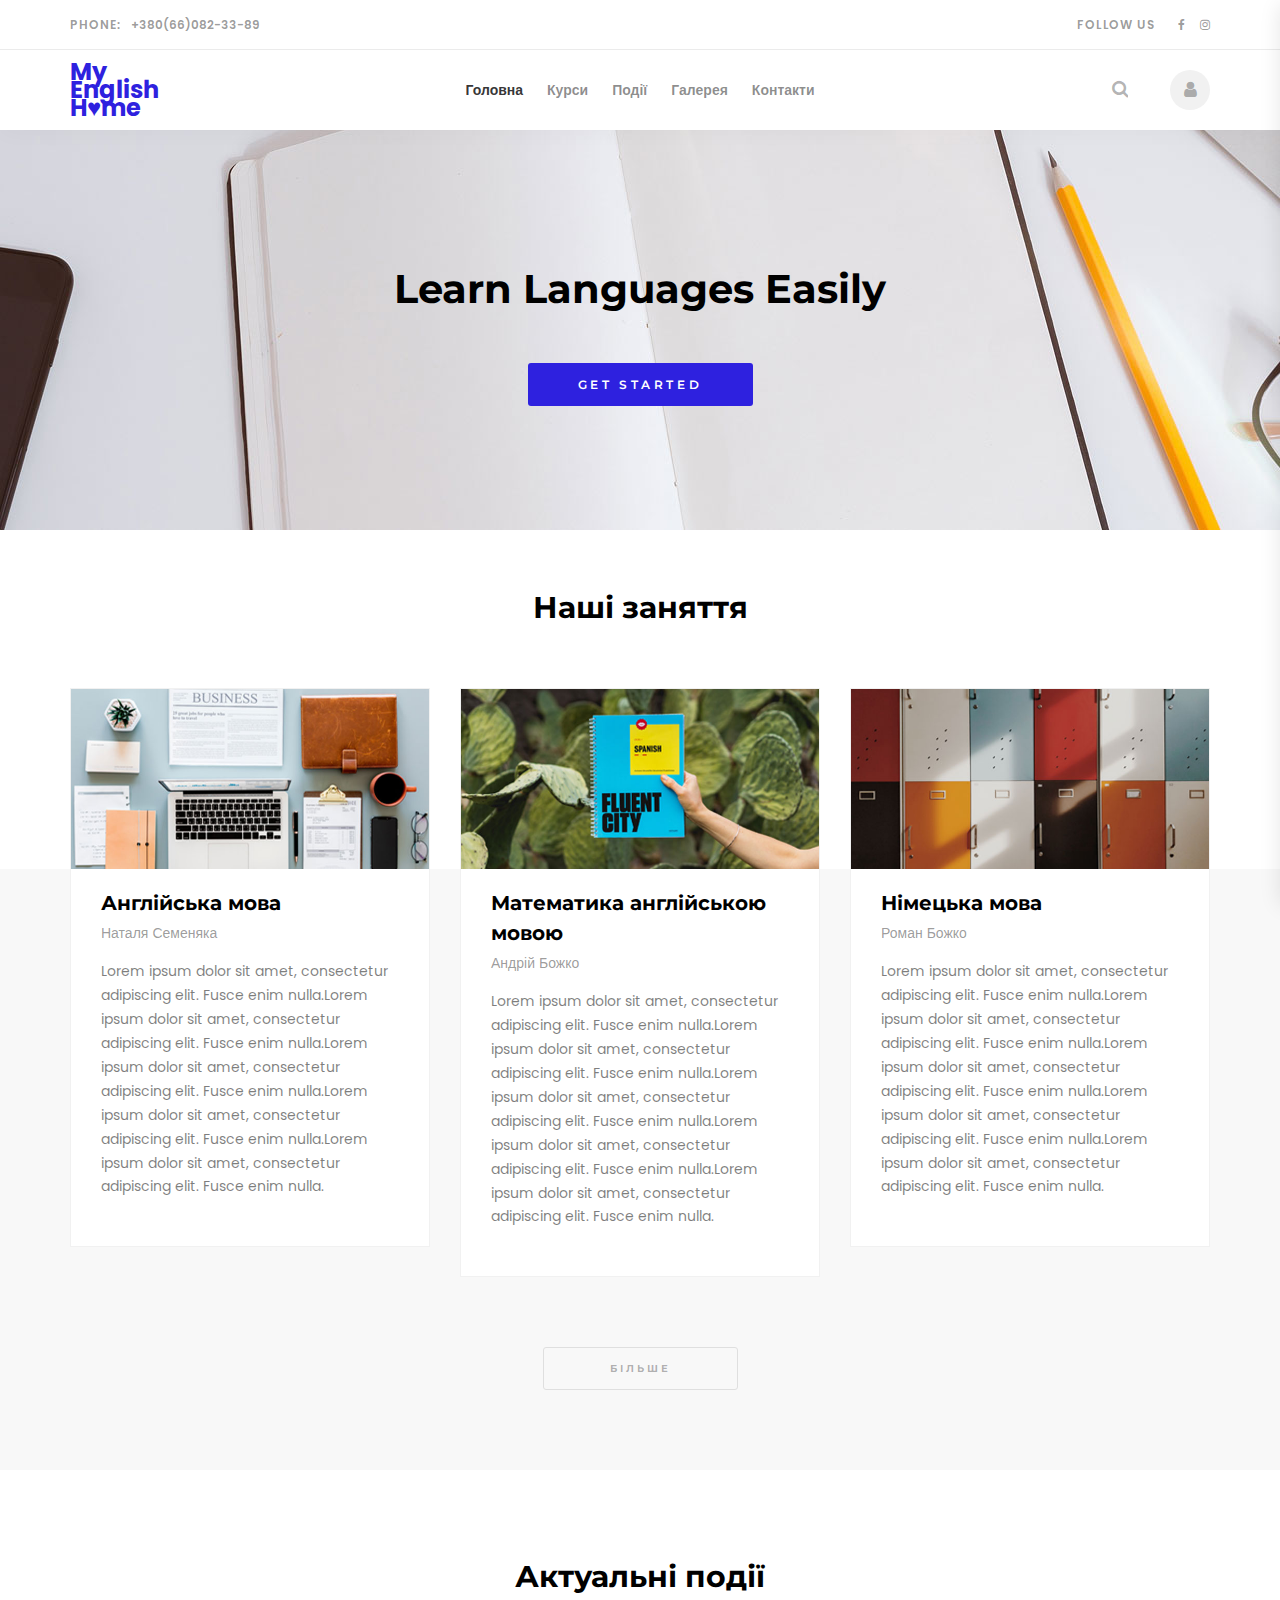
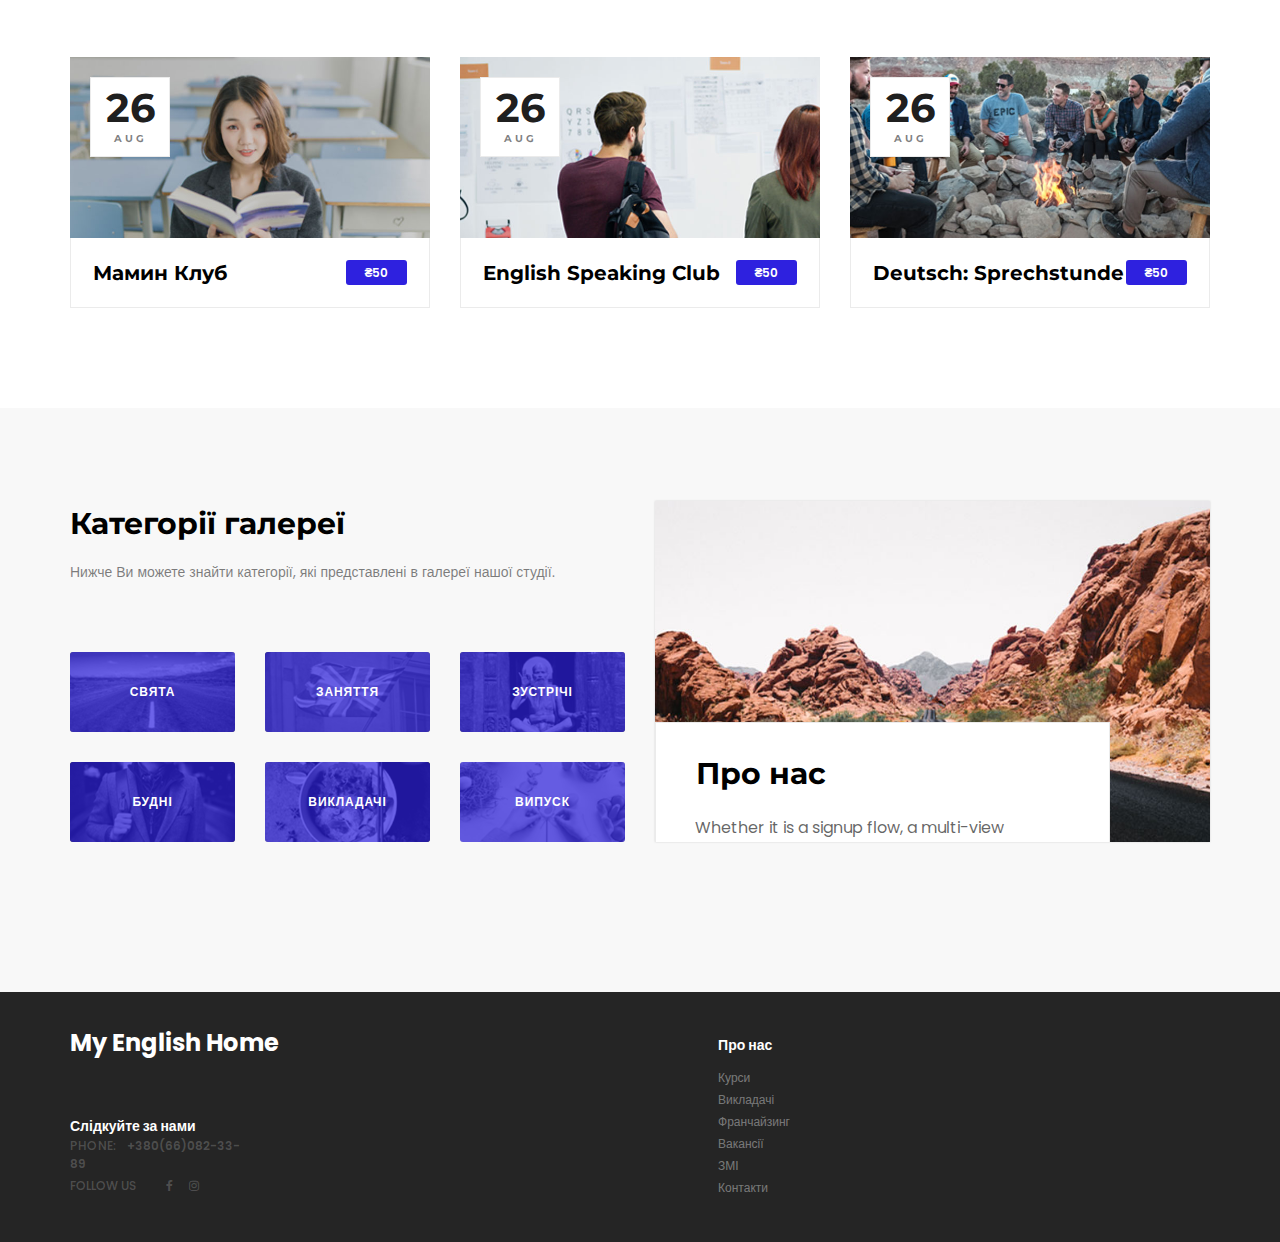
<file: index.html>
<!DOCTYPE html>
<html lang="en">
<head>
<title>My English Home</title>
<meta charset="utf-8">
<meta http-equiv="X-UA-Compatible" content="IE=edge">
<meta name="description" content="My English home language educational center">
<meta name="viewport" content="width=device-width, initial-scale=1">
<link rel="stylesheet" type="text/css" href="styles/bootstrap4/bootstrap.min.css">
<link href="plugins/font-awesome-4.7.0/css/font-awesome.min.css" rel="stylesheet" type="text/css">
<link rel="stylesheet" type="text/css" href="plugins/OwlCarousel2-2.2.1/owl.carousel.css">
<link rel="stylesheet" type="text/css" href="plugins/OwlCarousel2-2.2.1/owl.theme.default.css">
<link rel="stylesheet" type="text/css" href="plugins/OwlCarousel2-2.2.1/animate.css">
<link rel="stylesheet" type="text/css" href="styles/main_styles.css">
<link rel="stylesheet" type="text/css" href="styles/responsive.css">
<link rel="shortcut icon" type="image/png" href="images/favicon.ico">

</head>
<body>

<div class="super_container">

	<!-- Header -->

	<header class="header">
			
		<!-- Top Bar -->
		<div class="top_bar">
			<div class="top_bar_container">
				<div class="container">
					<div class="row">
						<div class="col">
							<div class="top_bar_content d-flex flex-row align-items-center justify-content-start">
								<div class="top_bar_phone"><span class="top_bar_title">phone:</span>+380(66)082-33-89</div>
								<div class="top_bar_right ml-auto">
									<!-- Social -->
									<div class="top_bar_social">
										<span class="top_bar_title social_title">follow us</span>
										<ul>
											<li><a href="https://facebook.com/MyEnglishHomeBoryspil" target="_blank"><i class="fa fa-facebook" aria-hidden="true"></i></a></li>
											<li><a href="https://instagram.com/myenglishhomeboryspil?igshid=1knw3phmwxc2q" target="_blank"><i class="fa fa-instagram" aria-hidden="true"></i></a></li>
										</ul>
									</div>
								</div>
							</div>
						</div>
					</div>
				</div>
			</div>				
		</div>

		<!-- Header Content -->
		<div class="header_container">
			<div class="container">
				<div class="row">
					<div class="col">
						<div class="header_content d-flex flex-row align-items-center justify-content-start">
							<div class="logo_container mr-auto">
								<a href="index.html">
									<div class="logo_text">My English H&hearts;me</div>
								</a>
							</div>
							<nav class="main_nav_contaner">
								<ul class="main_nav">
									<li class="active"><a href="index.html">Головна</a></li>
									<li><a href="#courses">Курси</a></li>
									<li><a href="index.html#events">Події</a></li>
									<li><a href="gallery.html">Галерея</a></li>
									<li><a href="contact.html">Контакти</a></li>
								</ul>
							</nav>
							<div class="header_content_right ml-auto text-right">
								<div class="header_search">
									<div class="search_form_container">
										<form action="#" id="search_form" class="search_form trans_400">
											<input type="search" class="header_search_input trans_400" placeholder="Type for Search" required="required">
											<div class="search_button">
												<i class="fa fa-search" aria-hidden="true"></i>
											</div>
										</form>
									</div>
								</div>
								<!-- Hamburger -->
								<div class="user"><a href="#"><i class="fa fa-user" aria-hidden="true"></i></a></div>
								<div class="hamburger menu_mm">
									<i class="fa fa-bars menu_mm" aria-hidden="true"></i>
								</div>
							</div>

						</div>
					</div>
				</div>
			</div>
		</div>

	</header>

	<!-- Menu -->

	<div class="menu d-flex flex-column align-items-end justify-content-start text-right menu_mm trans_400">
		<div class="menu_close_container"><div class="menu_close"><div></div><div></div></div></div>
		<div class="search">
			<form action="#" class="header_search_form menu_mm">
				<input type="search" class="search_input menu_mm" placeholder="Search" required="required">
				<button class="header_search_button d-flex flex-column align-items-center justify-content-center menu_mm">
					<i class="fa fa-search menu_mm" aria-hidden="true"></i>
				</button>
			</form>
		</div>
		<nav class="menu_nav">
			<ul class="menu_mm">
				<li class="active"><a href="index.html">Головна</a></li>
				<li><a href="index.html#courses">Курси</a></li>
				<li><a href="#events">Події</a></li>
				<li><a href="gallery.html">Галерея</a></li>
				<li><a href="contact.html">Контакти</a></li>
			</ul>
		</nav>
		<div class="menu_extra">
			<div class="menu_phone"><span class="menu_title">phone:</span>+380(66)082-33-89</div>
			<div class="menu_social">
				<span class="menu_title">follow us</span>
				<ul>
					<li><a href="https://facebook.com/MyEnglishHomeBoryspil" target="_blank"><i class="fa fa-facebook" aria-hidden="true"></i></a></li>
					<li><a href="https://instagram.com/myenglishhomeboryspil?igshid=1knw3phmwxc2q" target="_blank"><i class="fa fa-instagram" aria-hidden="true"></i></a></li>
				</ul>
			</div>
		</div>
	</div>
	
	<!-- Home -->

	<div class="home">
		<div class="home_background" style="background-image: url(images/index_background.jpg);"></div>
		<div class="home_content">
			<div class="container">
				<div class="row">
					<div class="col text-center">
						<h1 class="home_title">Learn Languages Easily</h1>
						<div class="home_button trans_200"><a href="#">get started</a></div>
					</div>
				</div>
			</div>
		</div>
	</div>

	<!-- Courses -->

	<div id="courses" class="courses">
		<div class="courses_background"></div>
		<div class="container">
			<div class="row">
				<div class="col">
					<h2 class="section_title text-center">Наші заняття</h2>
				</div>
			</div>
			<div class="row courses_row">

				<!-- Course -->
				<div class="col-lg-4 course_col">
					<div class="course">
						<div class="course_image"><img src="images/course_1.jpg" alt=""></div>
						<div class="course_body">
							<div class="course_title"><a href="course.html">Англійська мова</a></div>
							<div class="course_info">
								<ul>
									<li><a href="instructors.html">Наталя Семеняка</a></li>
								</ul>
							</div>
							<div class="course_text">
								<p>Lorem ipsum dolor sit amet, consectetur adipiscing elit. Fusce enim nulla.Lorem ipsum dolor sit amet, consectetur adipiscing elit. Fusce enim nulla.Lorem ipsum dolor sit amet, consectetur adipiscing elit. Fusce enim nulla.Lorem ipsum dolor sit amet, consectetur adipiscing elit. Fusce enim nulla.Lorem ipsum dolor sit amet, consectetur adipiscing elit. Fusce enim nulla.</p>
							</div>
						</div>
					</div>
				</div>

				<!-- Course -->
				<div class="col-lg-4 course_col">
					<div class="course">
						<div class="course_image"><img src="images/course_2.jpg" alt=""></div>
						<div class="course_body">
							<div class="course_title"><a href="course.html">Математика англійською мовою</a></div>
							<div class="course_info">
								<ul>
									<li><a href="instructors.html">Андрій Божко</a></li>
								</ul>
							</div>
							<div class="course_text">
								<p>Lorem ipsum dolor sit amet, consectetur adipiscing elit. Fusce enim nulla.Lorem ipsum dolor sit amet, consectetur adipiscing elit. Fusce enim nulla.Lorem ipsum dolor sit amet, consectetur adipiscing elit. Fusce enim nulla.Lorem ipsum dolor sit amet, consectetur adipiscing elit. Fusce enim nulla.Lorem ipsum dolor sit amet, consectetur adipiscing elit. Fusce enim nulla.</p>
							</div>
						</div>
					</div>
				</div>

				<!-- Course -->
				<div class="col-lg-4 course_col">
					<div class="course">
						<div class="course_image"><img src="images/course_3.jpg" alt=""></div>
						<div class="course_body">
							<div class="course_title"><a href="course.html">Німецька мова</a></div>
							<div class="course_info">
								<ul>
									<li><a href="instructors.html">Роман Божко</a></li>
								</ul>
							</div>
							<div class="course_text">
								<p>Lorem ipsum dolor sit amet, consectetur adipiscing elit. Fusce enim nulla.Lorem ipsum dolor sit amet, consectetur adipiscing elit. Fusce enim nulla.Lorem ipsum dolor sit amet, consectetur adipiscing elit. Fusce enim nulla.Lorem ipsum dolor sit amet, consectetur adipiscing elit. Fusce enim nulla.Lorem ipsum dolor sit amet, consectetur adipiscing elit. Fusce enim nulla.</p>
							</div>
						</div>
					</div>
				</div>

			</div>
			<div class="row">
				<div class="col">
					<div class="load_more_button"><a href="courses.html">більше</a></div>
				</div>
			</div>
		</div>
	</div>

	<!-- Events -->

	<div id="events" class="events">
		<div class="container">
			<div class="row">
				<div class="col">
					<h2 class="section_title text-center">Актуальні події</h2>
				</div>
			</div>
			<div class="row events_row">
				
				<!-- Event -->
				<div class="col-lg-4 event_col">
					<div class="event">
						<div class="event_image"><img src="images/event_1.jpg" alt=""></div>
						<div class="event_date d-flex flex-column align-items-center justify-content-center">
							<div class="event_day">26</div>
							<div class="event_month">aug</div>
						</div>
						<div class="event_body d-flex flex-row align-items-center justify-content-start">
							<div class="event_title"><a href="#">Мамин Клуб</a></div>
							<div class="event_tag ml-auto">&#8372;50</div>
						</div>
					</div>
				</div>

				<!-- Event -->
				<div class="col-lg-4 event_col">
					<div class="event">
						<div class="event_image"><img src="images/event_2.jpg" alt=""></div>
						<div class="event_date d-flex flex-column align-items-center justify-content-center">
							<div class="event_day">26</div>
							<div class="event_month">aug</div>
						</div>
						<div class="event_body d-flex flex-row align-items-center justify-content-start">
							<div class="event_title"><a href="#">English Speaking Club</a></div>
							<div class="event_tag ml-auto">&#8372;50</div>
						</div>
					</div>
				</div>

				<!-- Event -->
				<div class="col-lg-4 event_col">
					<div class="event">
						<div class="event_image"><img src="images/event_3.jpg" alt=""></div>
						<div class="event_date d-flex flex-column align-items-center justify-content-center">
							<div class="event_day">26</div>
							<div class="event_month">aug</div>
						</div>
						<div class="event_body d-flex flex-row align-items-center justify-content-start">
							<div class="event_title"><a href="#">Deutsch: Sprechstunde</a></div>
							<div class="event_tag ml-auto">&#8372;50</div>
						</div>
					</div>
				</div>

			</div>
		</div>
	</div>

	<!-- Blog -->

	<div class="blog">
		<div class="container">
			<div class="row row-lg-eq-height">
				
				<!-- Blog Left -->
				<div class="col-lg-6">
					<div class="blog_left">
						<div class="blog_title">Категорії галереї</div>
						<div class="blog_text">
							<p>Нижче Ви можете знайти категорії, які представлені в галереї нашої студії.</p>
						</div>
						<div class="blog_categories">
							<div class="row categories_row">

								<!-- Category -->
								<div class="col-md-4 blog_category_col">
									<a href="gallery.html">
										<div class="blog_category">
											<div class="blog_category_image"><img src="images/blog_1.jpg" alt=""></div>
											<div class="blog_category_title">свята</div>
										</div>
									</a>
								</div>

								<!-- Category -->
								<div class="col-md-4 blog_category_col">
									<a href="gallery.html">
										<div class="blog_category">
											<div class="blog_category_image"><img src="images/blog_2.jpg" alt=""></div>
											<div class="blog_category_title">заняття</div>
										</div>
									</a>
								</div>

								<!-- Category -->
								<div class="col-md-4 blog_category_col">
									<a href="gallery.html">
										<div class="blog_category">
											<div class="blog_category_image"><img src="images/blog_3.jpg" alt=""></div>
											<div class="blog_category_title">зустрічі</div>
										</div>
									</a>
								</div>

								<!-- Category -->
								<div class="col-md-4 blog_category_col">
									<a href="gallery.html">
										<div class="blog_category">
											<div class="blog_category_image"><img src="images/blog_4.jpg" alt=""></div>
											<div class="blog_category_title">будні</div>
										</div>
									</a>
								</div>

								<!-- Category -->
								<div class="col-md-4 blog_category_col">
									<a href="#">
										<div class="blog_category">
											<div class="blog_category_image"><img src="images/blog_5.jpg" alt=""></div>
											<div class="blog_category_title">викладачі</div>
										</div>
									</a>
								</div>

								<!-- Category -->
								<div class="col-md-4 blog_category_col">
									<a href="gallery.html">
										<div class="blog_category">
											<div class="blog_category_image"><img src="images/blog_6.jpg" alt=""></div>
											<div class="blog_category_title">випуск</div>
										</div>
									</a>
								</div>

							</div>
						</div>
					</div>
				</div>

				<!-- Blog Right -->

				<div class="col-lg-6">
					<div class="blog_right">
						<div class="blog_image" style="background-image:url(images/blog_7.jpg)"></div>
						<div class="blog_title_container">
							<!-- <div class="blog_right_category"><a href="#">travel</a></div> -->
							<div class="blog_right_title"><a href="about.html">Про нас</a></div>
							<div class="blog_right_text">
								<p>Whether it is a signup flow, a multi-view stepper, or a monotonous data entry interface, forms are one of the most important components of digital product design.</p>
							</div>
							<div class="read_more"><a href="about.html">Read More <img src="images/right.png" alt=""></a></div>
						</div>
					</div>
				</div>
			</div>
		</div>
	</div>

	<!-- Footer -->

	<footer class="footer">
		<div class="footer_body">
			<div class="container">
				<div class="row">

					<!-- Newsletter -->
					<div class="col-lg-3 footer_col">
						<div class="newsletter_container d-flex flex-column align-items-start justify-content-end">
							<div class="footer_logo mb-auto"><a href="#">My English Home</a></div>
							<div class="footer_title">Слідкуйте за нами</div>
							<div class="cr_right ml-md-auto">
								<div class="footer_phone"><span class="cr_title">phone:</span>+380(66)082-33-89</div>
								<div class="footer_social">
									<span class="cr_social_title">follow us</span>
									<ul>
										<li><a href="https://facebook.com/MyEnglishHomeBoryspil" target="_blank"><i class="fa fa-facebook" aria-hidden="true"></i></a></li>
										<li><a href="https://instagram.com/myenglishhomeboryspil?igshid=1knw3phmwxc2q" target="_blank"><i class="fa fa-instagram" aria-hidden="true"></i></a></li>
									</ul>
								</div>
							</div>
						</div>

					</div>

					<!-- About -->
					<div class="col-lg-2 offset-lg-3 footer_col">
						<div>
							<div class="footer_title">Про нас</div>
							<ul class="footer_list">
								<li><a href="instructors.html">Курси</a></li>
								<li><a href="contact.html">Викладачі</a></li>
								<li><a href="contact.html">Франчайзинг</a></li>
								<li><a href="contact.html">Вакансії</a></li>
								<li><a href="contact.html">ЗМІ</a></li>
								<li><a href="contact.html">Контакти</a></li>
							</ul>
						</div>
					</div>
				</div>
			</div>
		</div>
	</footer>
</div>

<script src="js/jquery-3.2.1.min.js"></script>
<script src="styles/bootstrap4/popper.js"></script>
<script src="styles/bootstrap4/bootstrap.min.js"></script>
<script src="plugins/OwlCarousel2-2.2.1/owl.carousel.js"></script>
<script src="plugins/easing/easing.js"></script>
<script src="js/custom.js"></script>
</body>
</html>
</file>
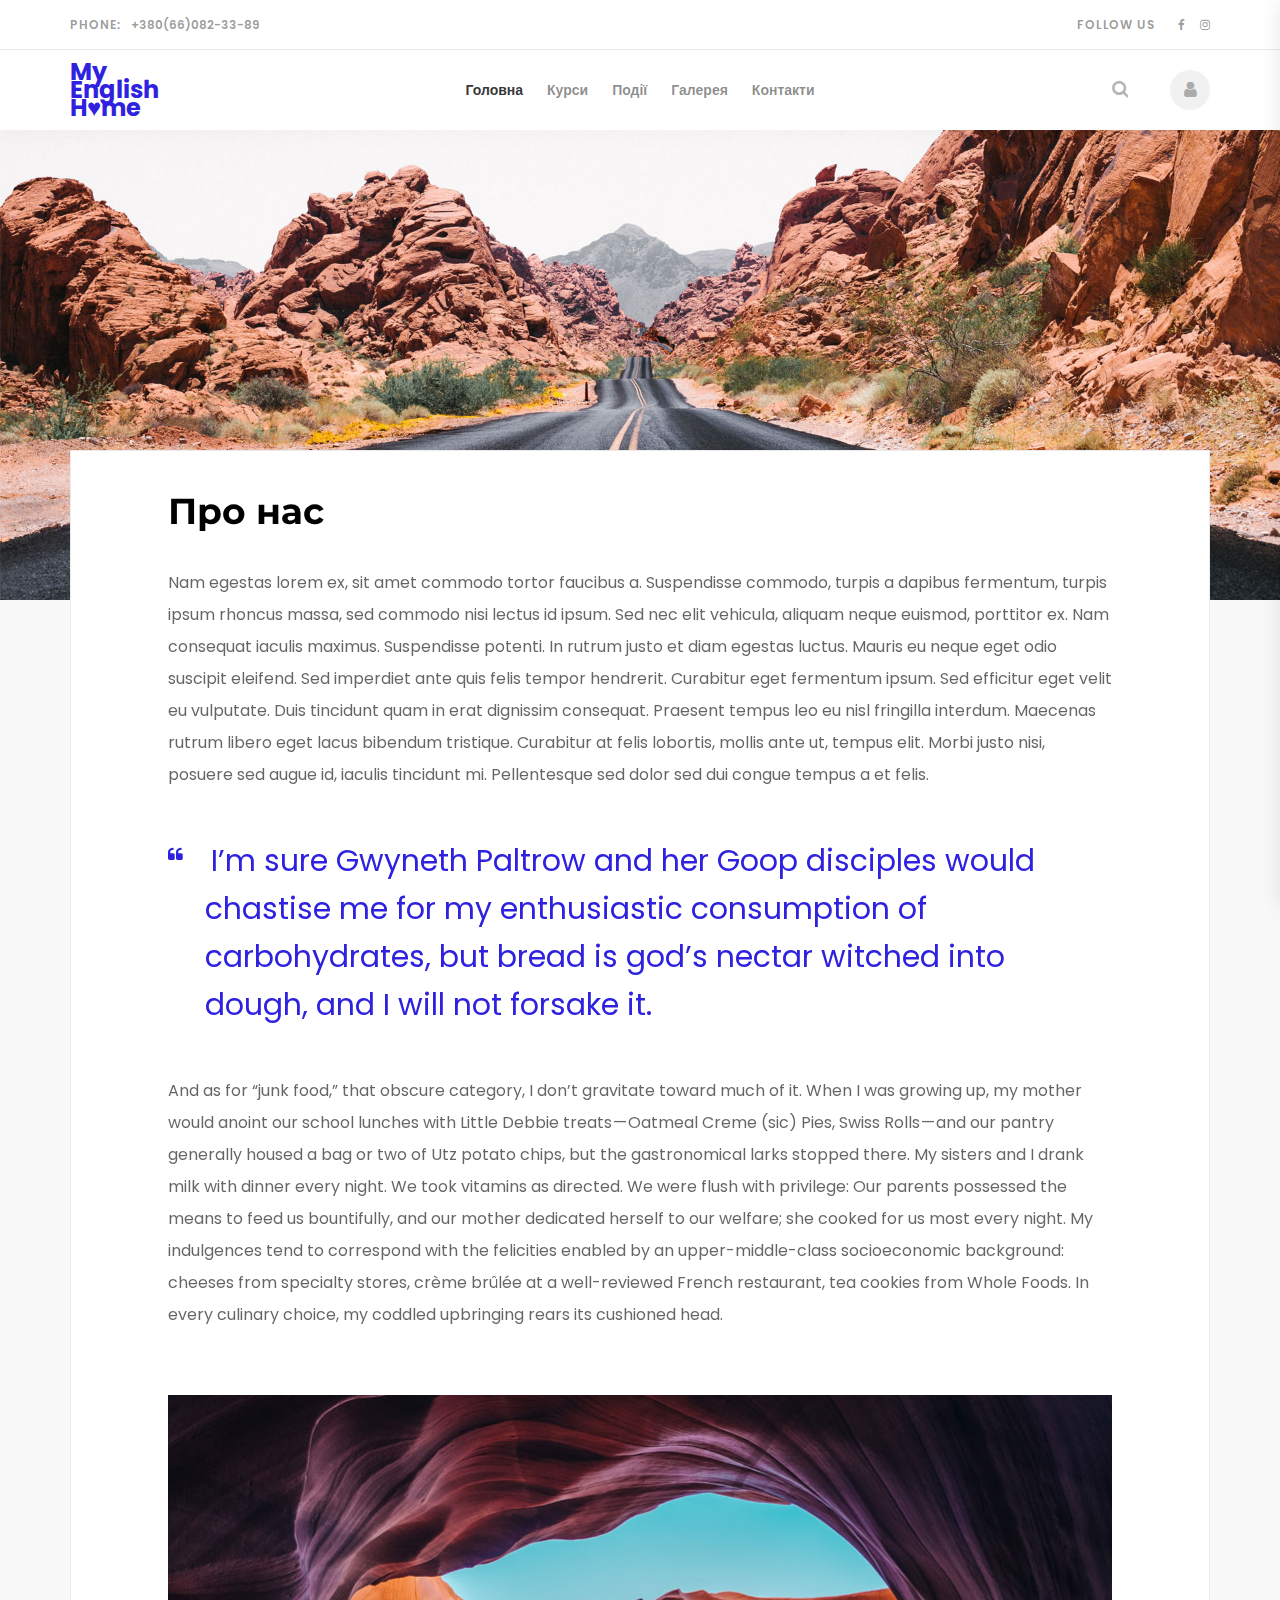
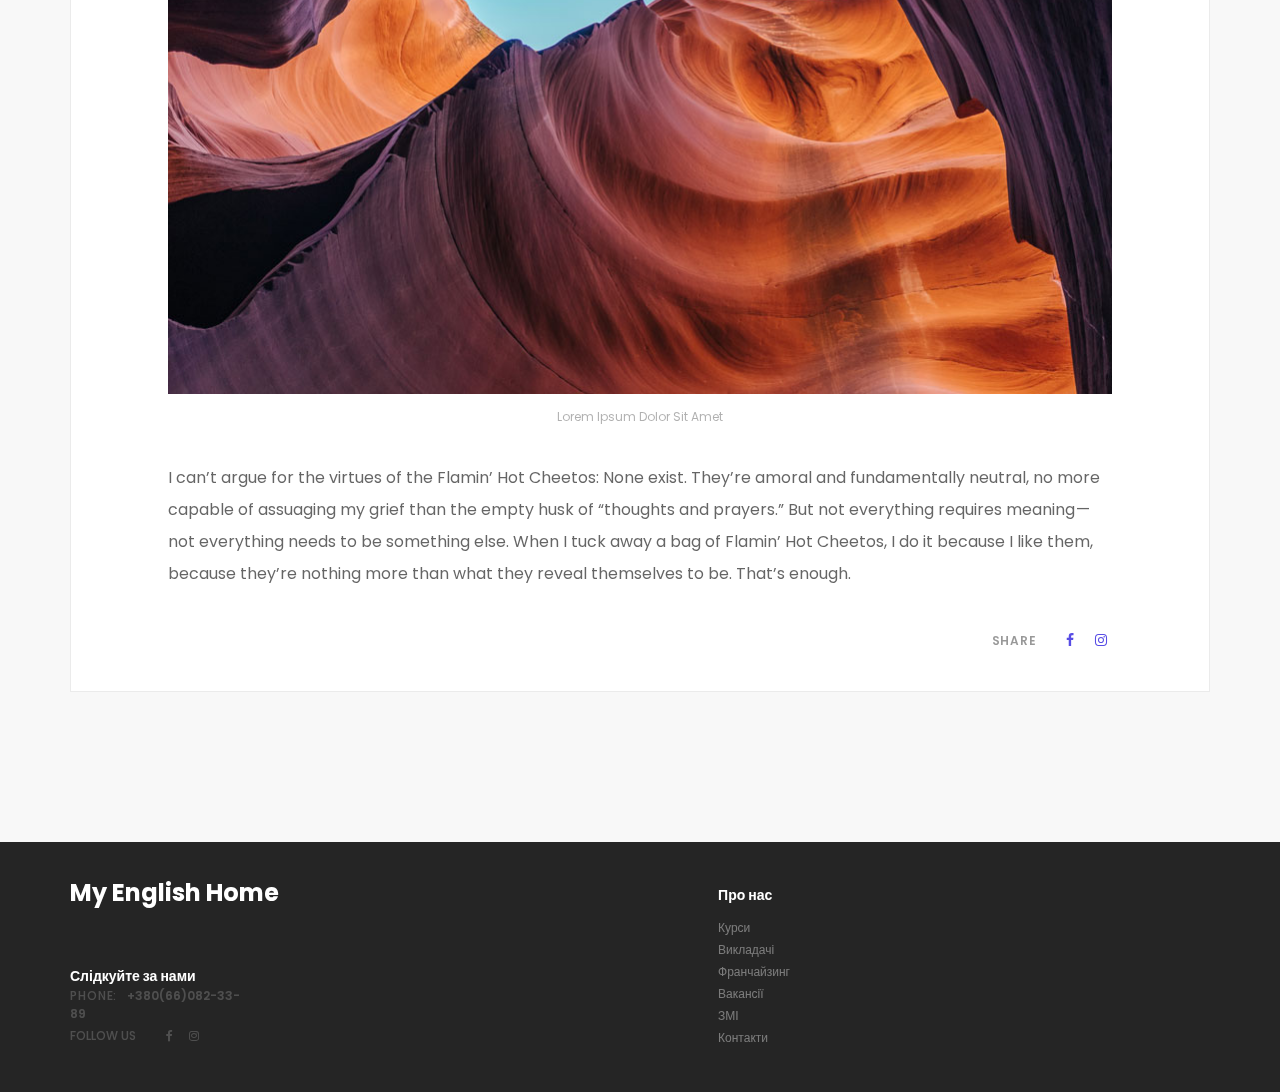
<file: about.html>
<!DOCTYPE html>
<html lang="en">
<head>
<title>Про нас</title>
<meta charset="utf-8">
<meta http-equiv="X-UA-Compatible" content="IE=edge">
<meta name="description" content="Lingua project">
<meta name="viewport" content="width=device-width, initial-scale=1">
<link rel="stylesheet" type="text/css" href="styles/bootstrap4/bootstrap.min.css">
<link href="plugins/font-awesome-4.7.0/css/font-awesome.min.css" rel="stylesheet" type="text/css">
<link rel="stylesheet" type="text/css" href="plugins/OwlCarousel2-2.2.1/owl.carousel.css">
<link rel="stylesheet" type="text/css" href="plugins/OwlCarousel2-2.2.1/owl.theme.default.css">
<link rel="stylesheet" type="text/css" href="plugins/OwlCarousel2-2.2.1/animate.css">
<link href="plugins/video-js/video-js.css" rel="stylesheet" type="text/css">
<link rel="stylesheet" type="text/css" href="styles/blog_single.css">
<link rel="stylesheet" type="text/css" href="styles/blog_single_responsive.css">
</head>
<body>

<div class="super_container">

	<!-- Header -->

	<header class="header">
			
		<!-- Top Bar -->
		<div class="top_bar">
			<div class="top_bar_container">
				<div class="container">
					<div class="row">
						<div class="col">
							<div class="top_bar_content d-flex flex-row align-items-center justify-content-start">
								<div class="top_bar_phone"><span class="top_bar_title">phone:</span>+380(66)082-33-89</div>
								<div class="top_bar_right ml-auto">
									<!-- Social -->
									<div class="top_bar_social">
										<span class="top_bar_title social_title">follow us</span>
										<ul>
											<li><a href="https://facebook.com/MyEnglishHomeBoryspil" target="_blank"><i class="fa fa-facebook" aria-hidden="true"></i></a></li>
											<li><a href="https://instagram.com/myenglishhomeboryspil?igshid=1knw3phmwxc2q" target="_blank"><i class="fa fa-instagram" aria-hidden="true"></i></a></li>
										</ul>
									</div>
								</div>
							</div>
						</div>
					</div>
				</div>
			</div>				
		</div>

		<!-- Header Content -->
		<div class="header_container">
			<div class="container">
				<div class="row">
					<div class="col">
						<div class="header_content d-flex flex-row align-items-center justify-content-start">
							<div class="logo_container mr-auto">
								<a href="index.html">
									<div class="logo_text">My English H&hearts;me</div>
								</a>
							</div>
							<nav class="main_nav_contaner">
								<ul class="main_nav">
									<li class="active"><a href="index.html">Головна</a></li>
									<li><a href="#courses">Курси</a></li>
									<li><a href="index.html#events">Події</a></li>
									<li><a href="gallery.html">Галерея</a></li>
									<li><a href="contact.html">Контакти</a></li>
								</ul>
							</nav>
							<div class="header_content_right ml-auto text-right">
								<div class="header_search">
									<div class="search_form_container">
										<form action="#" id="search_form" class="search_form trans_400">
											<input type="search" class="header_search_input trans_400" placeholder="Type for Search" required="required">
											<div class="search_button">
												<i class="fa fa-search" aria-hidden="true"></i>
											</div>
										</form>
									</div>
								</div>
								<!-- Hamburger -->
								<div class="user"><a href="#"><i class="fa fa-user" aria-hidden="true"></i></a></div>
								<div class="hamburger menu_mm">
									<i class="fa fa-bars menu_mm" aria-hidden="true"></i>
								</div>
							</div>

						</div>
					</div>
				</div>
			</div>
		</div>

	</header>

	<!-- Menu -->

	<div class="menu d-flex flex-column align-items-end justify-content-start text-right menu_mm trans_400">
		<div class="menu_close_container"><div class="menu_close"><div></div><div></div></div></div>
		<div class="search">
			<form action="#" class="header_search_form menu_mm">
				<input type="search" class="search_input menu_mm" placeholder="Search" required="required">
				<button class="header_search_button d-flex flex-column align-items-center justify-content-center menu_mm">
					<i class="fa fa-search menu_mm" aria-hidden="true"></i>
				</button>
			</form>
		</div>
		<nav class="menu_nav">
			<ul class="menu_mm">
				<li class="active"><a href="index.html">Головна</a></li>
				<li><a href="index.html#courses">Курси</a></li>
				<li><a href="#events">Події</a></li>
				<li><a href="gallery.html">Галерея</a></li>
				<li><a href="contact.html">Контакти</a></li>
			</ul>
		</nav>
		<div class="menu_extra">
			<div class="menu_phone"><span class="menu_title">phone:</span>+380(66)082-33-89</div>
			<div class="menu_social">
				<span class="menu_title">follow us</span>
				<ul>
					<li><a href="https://facebook.com/MyEnglishHomeBoryspil" target="_blank"><i class="fa fa-facebook" aria-hidden="true"></i></a></li>
					<li><a href="https://instagram.com/myenglishhomeboryspil?igshid=1knw3phmwxc2q" target="_blank"><i class="fa fa-instagram" aria-hidden="true"></i></a></li>
				</ul>
			</div>
		</div>
	</div>

	<!-- Blog Image -->

	<div class="blog_top_image">
		<div class="blog_top">
			<div class="blog_background parallax-window" data-parallax="scroll" data-image-src="images/blog_background.jpg" data-speed="0.6"></div>
		</div>
	</div>

	<!-- Blog Content -->

	<div class="blog_container">
		<div class="container">
			<div class="row blog_content_row">
				<div class="col">
					<div class="blog_content">
						<div class="blog_post_title_container">
							<!-- <div class="blog_category"><a href="#">travel</a></div> -->
							<div class="blog_title">Про нас</div>
						</div>
						<div class="blog_text">
							<p>Nam egestas lorem ex, sit amet commodo tortor faucibus a. Suspendisse commodo, turpis a dapibus fermentum, turpis ipsum rhoncus massa, sed commodo nisi lectus id ipsum. Sed nec elit vehicula, aliquam neque euismod, porttitor ex. Nam consequat iaculis maximus. Suspendisse potenti. In rutrum justo et diam egestas luctus. Mauris eu neque eget odio suscipit eleifend. Sed imperdiet ante quis felis tempor hendrerit. Curabitur eget fermentum ipsum. Sed efficitur eget velit eu vulputate. Duis tincidunt quam in erat dignissim consequat. Praesent tempus leo eu nisl fringilla interdum. Maecenas rutrum libero eget lacus bibendum tristique. Curabitur at felis lobortis, mollis ante ut, tempus elit. Morbi justo nisi, posuere sed augue id, iaculis tincidunt mi. Pellentesque sed dolor sed dui congue tempus a et felis.</p>
							<div class="blog_quote"><span></span>I’m sure Gwyneth Paltrow and her Goop disciples would chastise me for my enthusiastic consumption of carbohydrates, but bread is god’s nectar witched into dough, and I will not forsake it.</div>
							<p>And as for “junk food,” that obscure category, I don’t gravitate toward much of it. When I was growing up, my mother would anoint our school lunches with Little Debbie treats — Oatmeal Creme (sic) Pies, Swiss Rolls — and our pantry generally housed a bag or two of Utz potato chips, but the gastronomical larks stopped there. My sisters and I drank milk with dinner every night. We took vitamins as directed. We were flush with privilege: Our parents possessed the means to feed us bountifully, and our mother dedicated herself to our welfare; she cooked for us most every night. My indulgences tend to correspond with the felicities enabled by an upper-middle-class socioeconomic background: cheeses from specialty stores, crème brûlée at a well-reviewed French restaurant, tea cookies from Whole Foods. In every culinary choice, my coddled upbringing rears its cushioned head.</p>
							<figure class="blog_post_image">
								<img src="images/blog_post_image.jpg" alt="">
								<figcaption>Lorem Ipsum Dolor Sit Amet</figcaption>
							</figure>
							<p>I can’t argue for the virtues of the Flamin’ Hot Cheetos: None exist. They’re amoral and fundamentally neutral, no more capable of assuaging my grief than the empty husk of “thoughts and prayers.” But not everything requires meaning — not everything needs to be something else. When I tuck away a bag of Flamin’ Hot Cheetos, I do it because I like them, because they’re nothing more than what they reveal themselves to be. That’s enough.</p>
						</div>
						<div class="blog_post_footer d-flex flex-lg-row flex-column align-items-lg-center align-items-start justify-content-start">
							<div class="blog_post_share ml-lg-auto">
								<span>share</span>
								<ul>
									<li><a href="https://facebook.com/MyEnglishHomeBoryspil" target="_blank"><i class="fa fa-facebook" aria-hidden="true"></i></a></li>
									<li><a href="https://instagram.com/myenglishhomeboryspil?igshid=1knw3phmwxc2q" target="_blank"><i class="fa fa-instagram" aria-hidden="true"></i></a></li>
								</ul>
							</div>
						</div>
					</div>
				</div>
			</div>
		</div>
	</div>

	<!-- Footer -->

	<footer class="footer">
		<div class="footer_body">
			<div class="container">
				<div class="row">

					<!-- Newsletter -->
					<div class="col-lg-3 footer_col">
						<div class="newsletter_container d-flex flex-column align-items-start justify-content-end">
							<div class="footer_logo mb-auto"><a href="#">My English Home</a></div>
							<div class="footer_title">Слідкуйте за нами</div>
							<div class="cr_right ml-md-auto">
								<div class="footer_phone"><span class="cr_title">phone:</span>+380(66)082-33-89</div>
								<div class="footer_social">
									<span class="cr_social_title">follow us</span>
									<ul>
										<li><a href="https://facebook.com/MyEnglishHomeBoryspil" target="_blank"><i class="fa fa-facebook" aria-hidden="true"></i></a></li>
										<li><a href="https://instagram.com/myenglishhomeboryspil?igshid=1knw3phmwxc2q" target="_blank"><i class="fa fa-instagram" aria-hidden="true"></i></a></li>
									</ul>
								</div>
							</div>
						</div>

					</div>

					<!-- About -->
					<div class="col-lg-2 offset-lg-3 footer_col">
						<div>
							<div class="footer_title">Про нас</div>
							<ul class="footer_list">
								<li><a href="instructors.html">Курси</a></li>
								<li><a href="contact.html">Викладачі</a></li>
								<li><a href="contact.html">Франчайзинг</a></li>
								<li><a href="contact.html">Вакансії</a></li>
								<li><a href="contact.html">ЗМІ</a></li>
								<li><a href="contact.html">Контакти</a></li>
							</ul>
						</div>
					</div>
				</div>
			</div>
		</div>
	</footer>
</div>

<script src="js/jquery-3.2.1.min.js"></script>
<script src="styles/bootstrap4/popper.js"></script>
<script src="styles/bootstrap4/bootstrap.min.js"></script>
<script src="plugins/OwlCarousel2-2.2.1/owl.carousel.js"></script>
<script src="plugins/easing/easing.js"></script>
<script src="plugins/parallax-js-master/parallax.min.js"></script>
<script src="js/blog_single.js"></script>
</body>
</html>
</file>
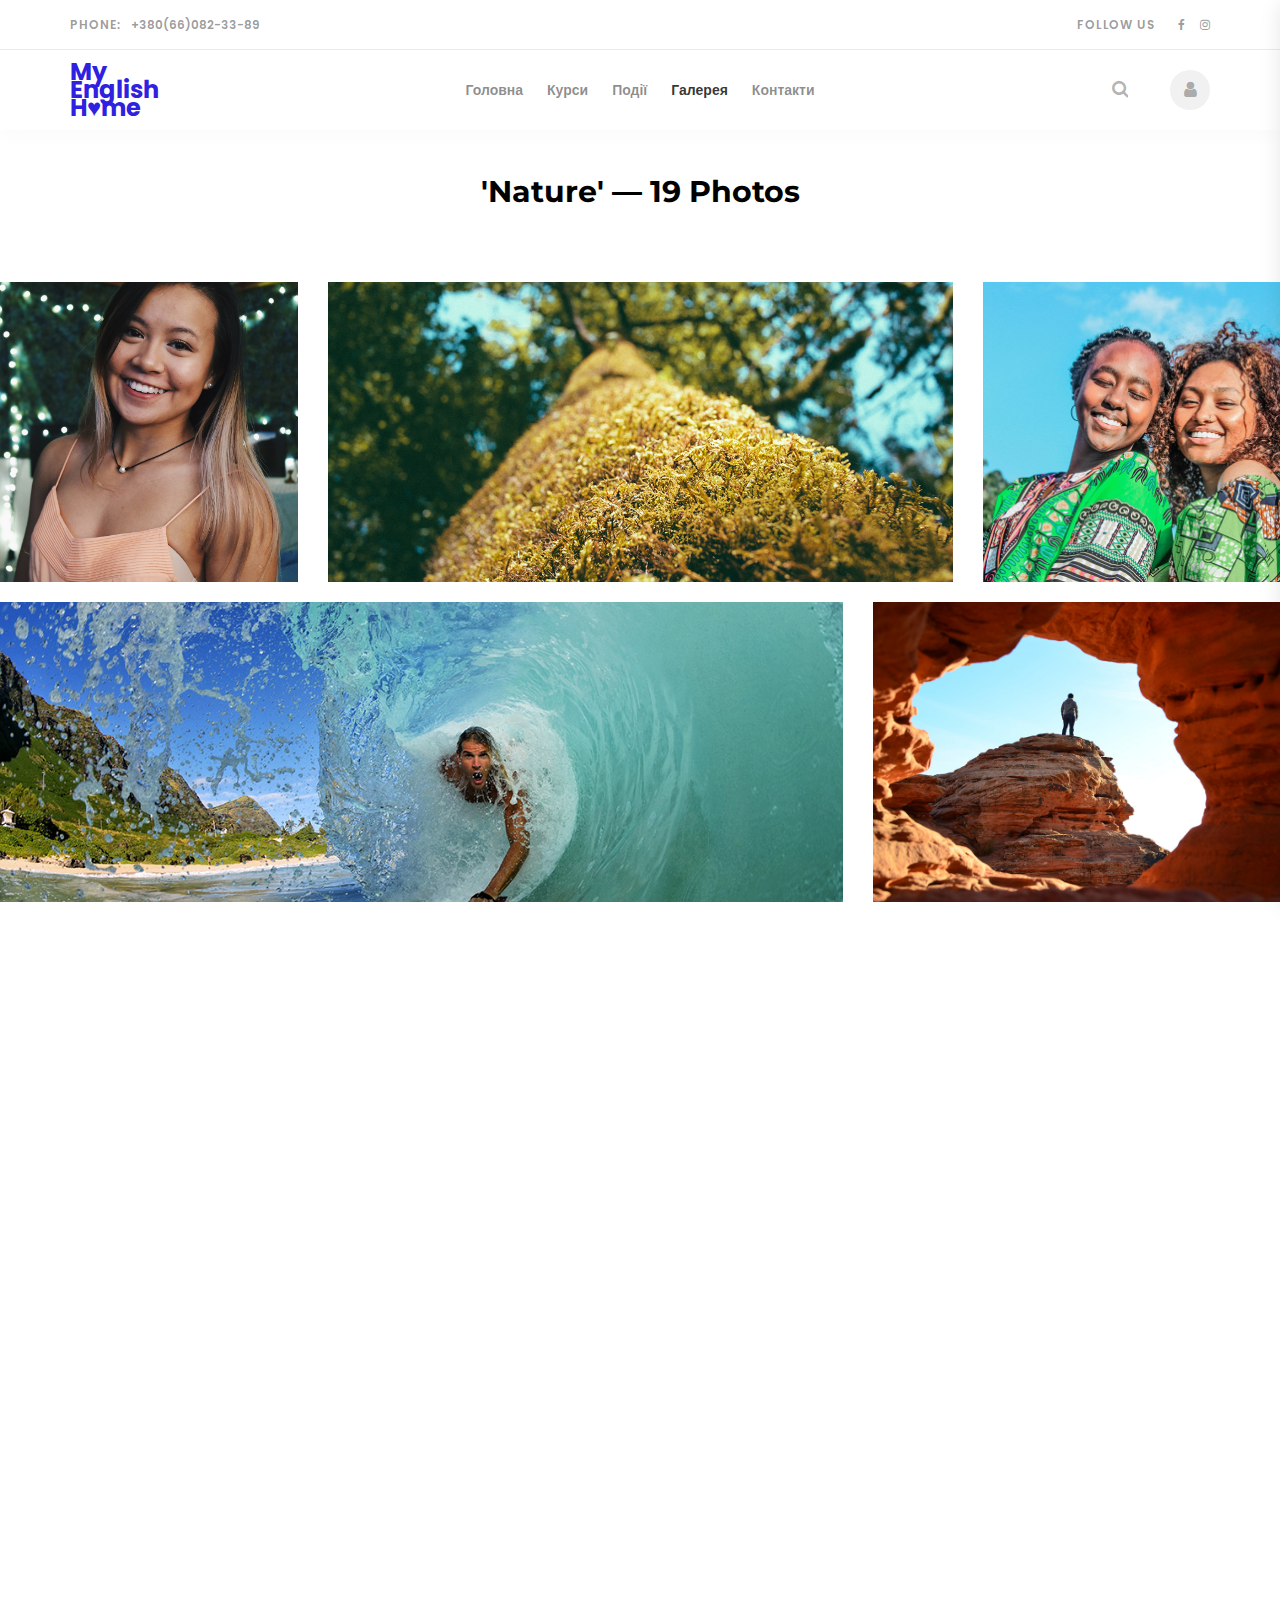
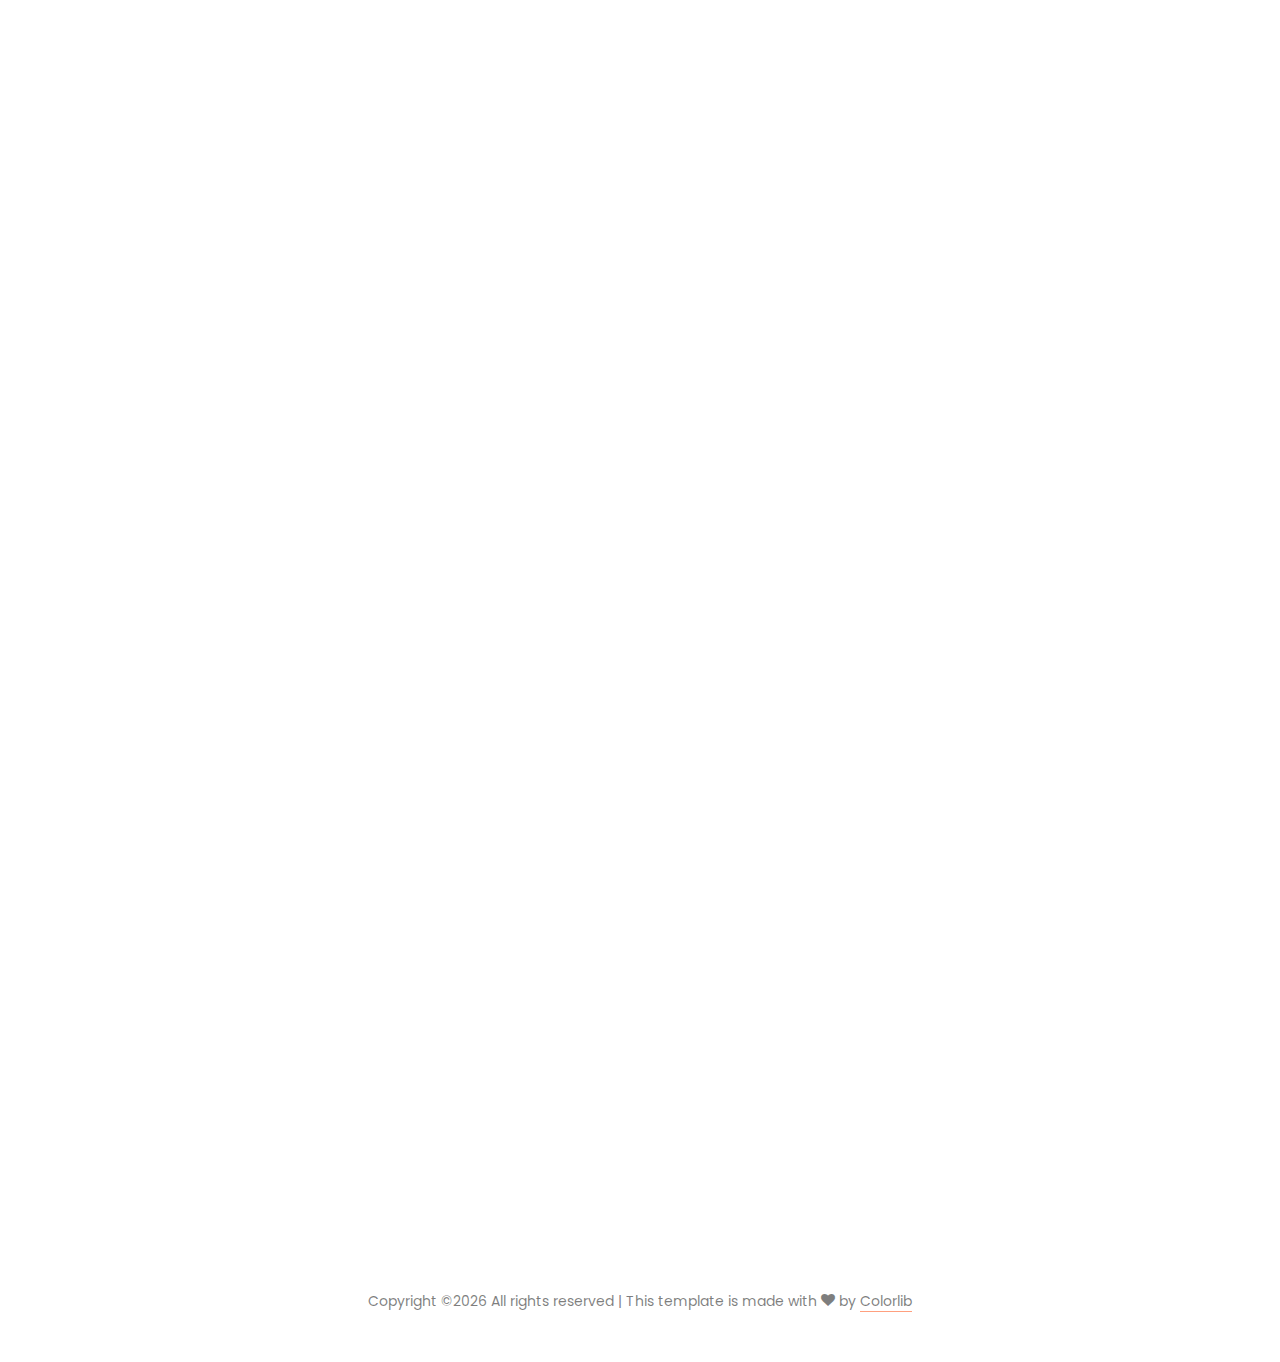
<file: album.html>
<!DOCTYPE html>
<html lang="en">
  <head>
    <title>Альбом</title>
    <meta charset="utf-8">
    <meta name="viewport" content="width=device-width, initial-scale=1, shrink-to-fit=no">

    <link href="https://fonts.googleapis.com/css?family=Quicksand:300,400,500,700,900" rel="stylesheet">
    <link rel="stylesheet" href="fonts/icomoon/style.css">

    <link rel="stylesheet" href="css/bootstrap.min.css">
    <link rel="stylesheet" href="css/magnific-popup.css">
    <link rel="stylesheet" href="css/jquery-ui.css">
    <link rel="stylesheet" href="css/owl.carousel.min.css">
    <link rel="stylesheet" href="css/owl.theme.default.min.css">

    <link rel="stylesheet" href="css/bootstrap-datepicker.css">

    <link rel="stylesheet" href="fonts/flaticon/font/flaticon.css">

    <link rel="stylesheet" href="css/aos.css">
    <link rel="stylesheet" href="css/fancybox.min.css">

    <link rel="stylesheet" href="css/style.css">
    <link rel="stylesheet" type="text/css" href="styles/bootstrap4/bootstrap.min.css">
    <link href="plugins/font-awesome-4.7.0/css/font-awesome.min.css" rel="stylesheet" type="text/css">
    <link rel="stylesheet" type="text/css" href="plugins/OwlCarousel2-2.2.1/owl.carousel.css">
    <link rel="stylesheet" type="text/css" href="plugins/OwlCarousel2-2.2.1/owl.theme.default.css">
    <link rel="stylesheet" type="text/css" href="plugins/OwlCarousel2-2.2.1/animate.css">
    <link rel="stylesheet" type="text/css" href="styles/main_styles.css">
    <link rel="stylesheet" type="text/css" href="styles/responsive.css">
    
  </head>
  <body>
  

  <div class="site-wrap">

  <div class="site-mobile-menu">
    <div class="site-mobile-menu-header">
      <div class="site-mobile-menu-close mt-3">
        <span class="icon-close2 js-menu-toggle"></span>
      </div>
    </div>
    <div class="site-mobile-menu-body"></div>
  </div>

  <!-- Header -->
  <header class="header">
      
    <!-- Top Bar -->
    <div class="top_bar">
      <div class="top_bar_container">
        <div class="container">
          <div class="row">
            <div class="col">
              <div class="top_bar_content d-flex flex-row align-items-center justify-content-start">
                <div class="top_bar_phone"><span class="top_bar_title">phone:</span>+380(66)082-33-89</div>
                <div class="top_bar_right ml-auto">
                  <!-- Social -->
                  <div class="top_bar_social">
                    <span class="top_bar_title social_title">follow us</span>
                    <ul>
                      <li><a href="https://facebook.com/MyEnglishHomeBoryspil" target="_blank"><i class="fa fa-facebook" aria-hidden="true"></i></a></li>
                      <li><a href="https://instagram.com/myenglishhomeboryspil?igshid=1knw3phmwxc2q" target="_blank"><i class="fa fa-instagram" aria-hidden="true"></i></a></li>
                    </ul>
                  </div>
                </div>
              </div>
            </div>
          </div>
        </div>
      </div>        
    </div>

    <!-- Header Content -->
    <div class="header_container">
      <div class="container">
        <div class="row">
          <div class="col">
            <div class="header_content d-flex flex-row align-items-center justify-content-start">
              <div class="logo_container mr-auto">
                <a href="index.html">
                  <div class="logo_text">My English H&hearts;me</div>
                </a>
              </div>
              <nav class="main_nav_contaner">
                <ul class="main_nav">
                  <li><a href="index.html">Головна</a></li>
                  <li><a href="index.html#courses">Курси</a></li>
                  <li><a href="index.html#events">Події</a></li>
                  <li class="active"><a href="gallery.html">Галерея</a></li>
                  <li><a href="contact.html">Контакти</a></li>
                </ul>
              </nav>
              <div class="header_content_right ml-auto text-right">
                <div class="header_search">
                  <div class="search_form_container">
                    <form action="#" id="search_form" class="search_form trans_400">
                      <input type="search" class="header_search_input trans_400" placeholder="Type for Search" required="required">
                      <div class="search_button">
                        <i class="fa fa-search" aria-hidden="true"></i>
                      </div>
                    </form>
                  </div>
                </div>
                <!-- Hamburger -->
                <div class="user"><a href="#"><i class="fa fa-user" aria-hidden="true"></i></a></div>
                <div class="hamburger menu_mm">
                  <i class="fa fa-bars menu_mm" aria-hidden="true"></i>
                </div>
              </div>

            </div>
          </div>
        </div>
      </div>
    </div>

  </header>
  <!-- Header -->

  <!-- Menu -->

  <div class="menu d-flex flex-column align-items-end justify-content-start text-right menu_mm trans_400">
    <div class="menu_close_container"><div class="menu_close"><div></div><div></div></div></div>
    <div class="search">
      <form action="#" class="header_search_form menu_mm">
        <input type="search" class="search_input menu_mm" placeholder="Search" required="required">
        <button class="header_search_button d-flex flex-column align-items-center justify-content-center menu_mm">
          <i class="fa fa-search menu_mm" aria-hidden="true"></i>
        </button>
      </form>
    </div>
    <nav class="menu_nav">
      <ul class="menu_mm">
        <li><a href="index.html">Головна</a></li>
        <li><a href="index.html#courses">Курси</a></li>
        <li><a href="#events">Події</a></li>
        <li class="active"><a href="gallery.html">Галерея</a></li>
        <li><a href="contact.html">Контакти</a></li>
      </ul>
    </nav>
    <div class="menu_extra">
      <div class="menu_phone"><span class="menu_title">phone:</span>+380(66)082-33-89</div>
      <div class="menu_social">
        <span class="menu_title">follow us</span>
        <ul>
          <li><a href="https://facebook.com/MyEnglishHomeBoryspil" target="_blank"><i class="fa fa-facebook" aria-hidden="true"></i></a></li>
          <li><a href="https://instagram.com/myenglishhomeboryspil?igshid=1knw3phmwxc2q" target="_blank"><i class="fa fa-instagram" aria-hidden="true"></i></a></li>
        </ul>
      </div>
    </div>
  </div>

  <main class="main-content">
    <div class="container-fluid photos">

      <div class="row pt-4 mb-5 text-center">
        <div class="col-12">
          <h2 class="text-black mb-4">'Nature' &mdash; 19 Photos</h2>
        </div>
      </div>

      <div class="row align-items-stretch">
        
        <div class="col-6 col-md-6 col-lg-3" data-aos="fade-up">
          <a href="images/img_1.jpg" class="d-block photo-item" data-fancybox="gallery">
            <img src="images/img_1.jpg" alt="Image" class="img-fluid">
            <div class="photo-text-more">
              <span class="icon icon-search"></span>
            </div>
          </a>
        </div>
        <div class="col-6 col-md-6 col-lg-6" data-aos="fade-up" data-aos-delay="100">
          <a href="images/img_2.jpg" class="d-block photo-item" data-fancybox="gallery">
            <img src="images/img_2.jpg" alt="Image" class="img-fluid">
            <div class="photo-text-more">
              <span class="icon icon-search"></span>
            </div>
          </a>
        </div>
        <div class="col-6 col-md-6 col-lg-3" data-aos="fade-up" data-aos-delay="200">
          <a href="images/img_3.jpg" class="d-block photo-item" data-fancybox="gallery">
            <img src="images/img_3.jpg" alt="Image" class="img-fluid">
            <div class="photo-text-more">
              <span class="icon icon-search"></span>
            </div>
          </a>
        </div>

        <div class="col-6 col-md-6 col-lg-8" data-aos="fade-up">
          <a href="images/img_4.jpg" class="d-block photo-item" data-fancybox="gallery">
            <img src="images/img_4.jpg" alt="Image" class="img-fluid">
            <div class="photo-text-more">
              <span class="icon icon-search"></span>
            </div>
          </a>
        </div>
        <div class="col-6 col-md-6 col-lg-4" data-aos="fade-up" data-aos-delay="100">
          <a href="images/img_5.jpg" class="d-block photo-item" data-fancybox="gallery">
            <img src="images/img_5.jpg" alt="Image" class="img-fluid">
            <div class="photo-text-more">
              <span class="icon icon-search"></span>
            </div>
          </a>
        </div>

        <div class="col-6 col-md-6 col-lg-6" data-aos="fade-up">
          <a href="images/img_6.jpg" class="d-block photo-item" data-fancybox="gallery">
            <img src="images/img_6.jpg" alt="Image" class="img-fluid">
            <div class="photo-text-more">
              <span class="icon icon-search"></span>
            </div>
          </a>
        </div>
        <div class="col-6 col-md-6 col-lg-6" data-aos="fade-up" data-aos-delay="100">
          <a href="images/img_7.jpg" class="d-block photo-item" data-fancybox="gallery">
            <img src="images/img_7.jpg" alt="Image" class="img-fluid">
            <div class="photo-text-more">
              <span class="icon icon-search"></span>
            </div>
          </a>
        </div>


        <div class="col-6 col-md-6 col-lg-4" data-aos="fade-up">
          <a href="images/img_8.jpg" class="d-block photo-item" data-fancybox="gallery">
            <img src="images/img_8.jpg" alt="Image" class="img-fluid">
            <div class="photo-text-more">
              <span class="icon icon-search"></span>
            </div>
          </a>
        </div>
        <div class="col-6 col-md-6 col-lg-4" data-aos="fade-up" data-aos-delay="100">
          <a href="images/img_9.jpg" class="d-block photo-item" data-fancybox="gallery">
            <img src="images/img_9.jpg" alt="Image" class="img-fluid">
            <div class="photo-text-more">
              <span class="icon icon-search"></span>
            </div>
          </a>
        </div>
        <div class="col-6 col-md-6 col-lg-4" data-aos="fade-up" data-aos-delay="200">
          <a href="images/img_10.jpg" class="d-block photo-item" data-fancybox="gallery">
            <img src="images/img_10.jpg" alt="Image" class="img-fluid">
            <div class="photo-text-more">
              <span class="icon icon-search"></span>
            </div>
          </a>
        </div>


        <div class="col-6 col-md-6 col-lg-3" data-aos="fade-up">
          <a href="images/img_1.jpg" class="d-block photo-item" data-fancybox="gallery">
            <img src="images/img_1.jpg" alt="Image" class="img-fluid">
            <div class="photo-text-more">
              <span class="icon icon-search"></span>
            </div>
          </a>
        </div>
        <div class="col-6 col-md-6 col-lg-6" data-aos="fade-up" data-aos-delay="100">
          <a href="images/img_2.jpg" class="d-block photo-item" data-fancybox="gallery">
            <img src="images/img_2.jpg" alt="Image" class="img-fluid">
            <div class="photo-text-more">
              <span class="icon icon-search"></span>
            </div>
          </a>
        </div>
        <div class="col-6 col-md-6 col-lg-3" data-aos="fade-up" data-aos-delay="200">
          <a href="images/img_3.jpg" class="d-block photo-item" data-fancybox="gallery">
            <img src="images/img_3.jpg" alt="Image" class="img-fluid">
            <div class="photo-text-more">
              <span class="icon icon-search"></span>
            </div>
          </a>
        </div>

        <div class="col-6 col-md-6 col-lg-8" data-aos="fade-up">
          <a href="images/img_4.jpg" class="d-block photo-item" data-fancybox="gallery">
            <img src="images/img_4.jpg" alt="Image" class="img-fluid">
            <div class="photo-text-more">
              <span class="icon icon-search"></span>
            </div>
          </a>
        </div>
        <div class="col-6 col-md-6 col-lg-4" data-aos="fade-up" data-aos-delay="100">
          <a href="images/img_5.jpg" class="d-block photo-item" data-fancybox="gallery">
            <img src="images/img_5.jpg" alt="Image" class="img-fluid">
            <div class="photo-text-more">
              <span class="icon icon-search"></span>
            </div>
          </a>
        </div>

        <div class="col-6 col-md-6 col-lg-6" data-aos="fade-up">
          <a href="images/img_6.jpg" class="d-block photo-item" data-fancybox="gallery">
            <img src="images/img_6.jpg" alt="Image" class="img-fluid">
            <div class="photo-text-more">
              <span class="icon icon-search"></span>
            </div>
          </a>
        </div>
        <div class="col-6 col-md-6 col-lg-6" data-aos="fade-up" data-aos-delay="100">
          <a href="images/img_7.jpg" class="d-block photo-item" data-fancybox="gallery">
            <img src="images/img_7.jpg" alt="Image" class="img-fluid">
            <div class="photo-text-more">
              <span class="icon icon-search"></span>
            </div>
          </a>
        </div>


        <div class="col-6 col-md-6 col-lg-4" data-aos="fade-up">
          <a href="images/img_8.jpg" class="d-block photo-item" data-fancybox="gallery">
            <img src="images/img_8.jpg" alt="Image" class="img-fluid">
            <div class="photo-text-more">
              <span class="icon icon-search"></span>
            </div>
          </a>
        </div>
        <div class="col-6 col-md-6 col-lg-8" data-aos="fade-up" data-aos-delay="100">
          <a href="images/img_9.jpg" class="d-block photo-item" data-fancybox="gallery">
            <img src="images/img_9.jpg" alt="Image" class="img-fluid">
            <div class="photo-text-more">
              <span class="icon icon-search"></span>
            </div>
          </a>
        </div>
        

      </div>


      <div class="row justify-content-center">
        <div class="col-md-12 text-center py-5">
          <p>
        <!-- Link back to Colorlib can't be removed. Template is licensed under CC BY 3.0. -->
        Copyright &copy;<script>document.write(new Date().getFullYear());</script> All rights reserved | This template is made with <i class="icon-heart" aria-hidden="true"></i> by <a href="https://colorlib.com" target="_blank" >Colorlib</a>
        <!-- Link back to Colorlib can't be removed. Template is licensed under CC BY 3.0. -->
      </p>
        </div>
      </div>
    </div>
  </main>

</div> <!-- .site-wrap -->
  <script src="js/jquery-3.2.1.min.js"></script>
  <script src="styles/bootstrap4/popper.js"></script>
  <script src="styles/bootstrap4/bootstrap.min.js"></script>
  <script src="plugins/OwlCarousel2-2.2.1/owl.carousel.js"></script>
  <script src="plugins/easing/easing.js"></script>
  <script src="js/custom.js"></script>

  <script src="js/jquery-3.3.1.min.js"></script>
  <script src="js/jquery-migrate-3.0.1.min.js"></script>
  <script src="js/jquery-ui.js"></script>
  <script src="js/popper.min.js"></script>
  <script src="js/bootstrap.min.js"></script>
  <script src="js/owl.carousel.min.js"></script>
  <script src="js/jquery.stellar.min.js"></script>
  <script src="js/jquery.countdown.min.js"></script>
  <script src="js/jquery.magnific-popup.min.js"></script>
  <script src="js/bootstrap-datepicker.min.js"></script>
  <script src="js/aos.js"></script>

  <script src="js/jquery.fancybox.min.js"></script>

  <script src="js/main.js"></script>
    
  </body>
</html>
</file>
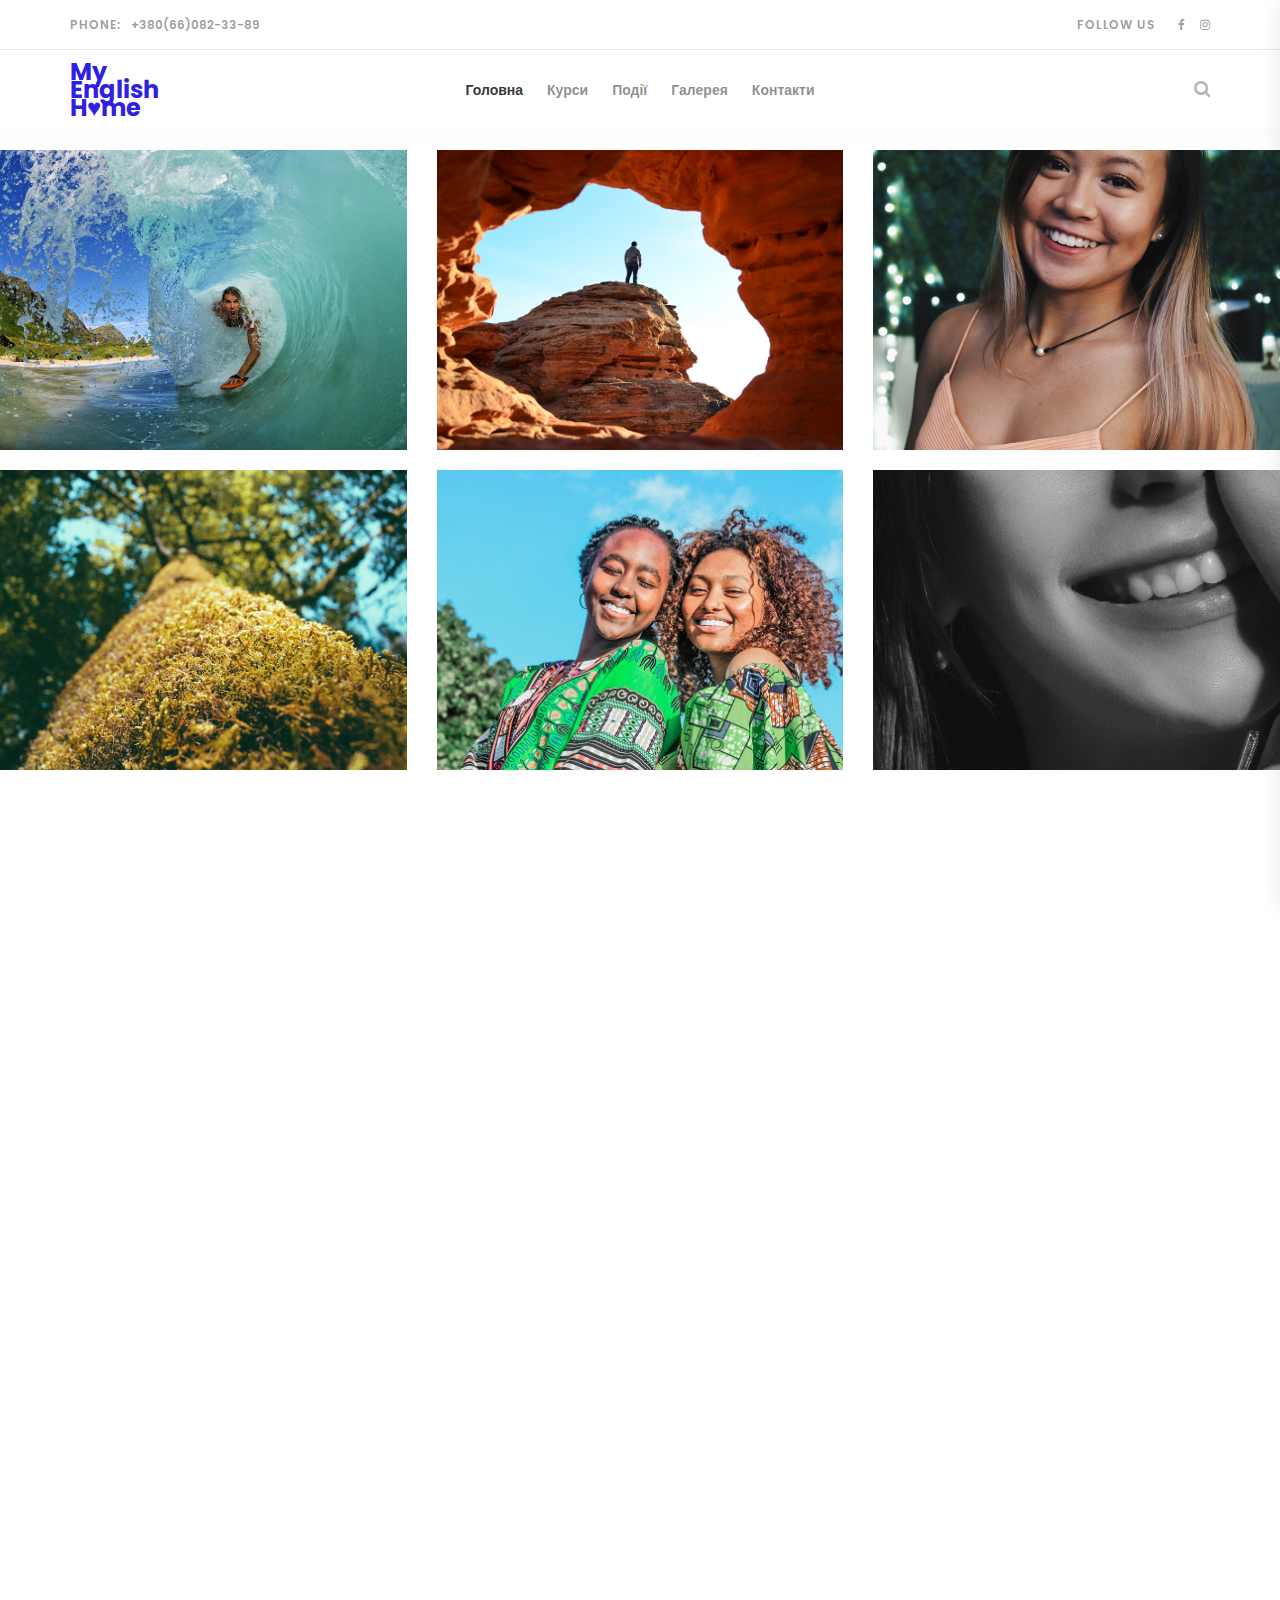
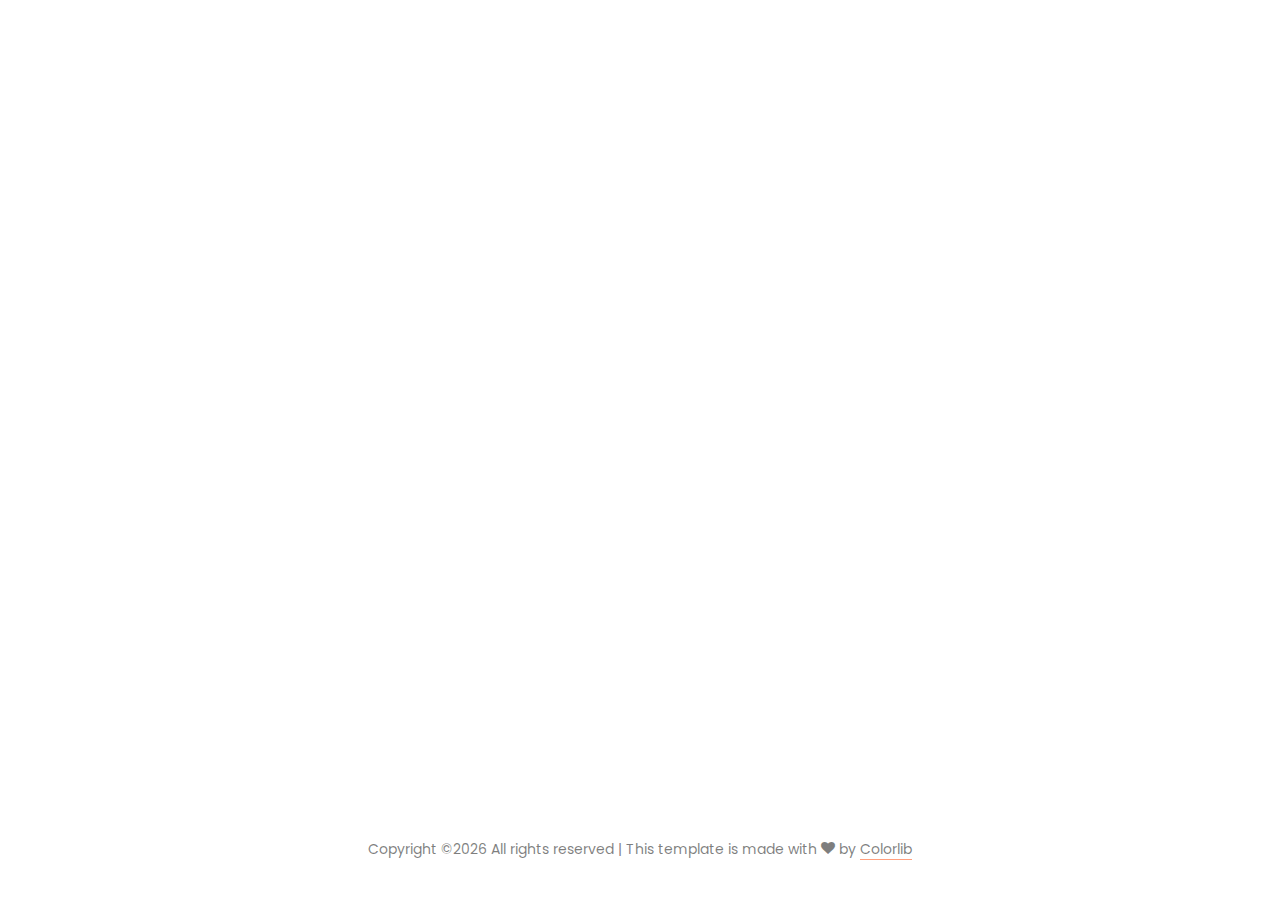
<file: blog.html>
<!DOCTYPE html>
<html lang="en">
  <head>
    <title>Галерея</title>
    <meta charset="utf-8">
    <meta name="viewport" content="width=device-width, initial-scale=1, shrink-to-fit=no">

    <link href="https://fonts.googleapis.com/css?family=Quicksand:300,400,500,700,900" rel="stylesheet">
    <link rel="stylesheet" href="fonts/icomoon/style.css">

    <link rel="stylesheet" href="css/bootstrap.min.css">
    <link rel="stylesheet" href="css/magnific-popup.css">
    <link rel="stylesheet" href="css/jquery-ui.css">
    <link rel="stylesheet" href="css/owl.carousel.min.css">
    <link rel="stylesheet" href="css/owl.theme.default.min.css">

    <link rel="stylesheet" href="css/bootstrap-datepicker.css">

    <link rel="stylesheet" href="fonts/flaticon/font/flaticon.css">

    <link rel="stylesheet" href="css/aos.css">
    <link rel="stylesheet" href="css/fancybox.min.css">

    <link rel="stylesheet" href="css/style.css">
    <link rel="stylesheet" type="text/css" href="styles/bootstrap4/bootstrap.min.css">
	<link href="plugins/font-awesome-4.7.0/css/font-awesome.min.css" rel="stylesheet" type="text/css">
	<link rel="stylesheet" type="text/css" href="plugins/OwlCarousel2-2.2.1/owl.carousel.css">
	<link rel="stylesheet" type="text/css" href="plugins/OwlCarousel2-2.2.1/owl.theme.default.css">
	<link rel="stylesheet" type="text/css" href="plugins/OwlCarousel2-2.2.1/animate.css">
	<link rel="stylesheet" type="text/css" href="styles/main_styles.css">
	<link rel="stylesheet" type="text/css" href="styles/responsive.css">
    
  </head>
  <body>
  

  <div class="site-wrap">

  <div class="site-mobile-menu">
    <div class="site-mobile-menu-header">
      <div class="site-mobile-menu-close mt-3">
        <span class="icon-close2 js-menu-toggle"></span>
      </div>
    </div>
    <div class="site-mobile-menu-body"></div>
  </div>

  <!-- Header -->
  <header class="header">
			
		<!-- Top Bar -->
		<div class="top_bar">
			<div class="top_bar_container">
				<div class="container">
					<div class="row">
						<div class="col">
							<div class="top_bar_content d-flex flex-row align-items-center justify-content-start">
								<div class="top_bar_phone"><span class="top_bar_title">phone:</span>+380(66)082-33-89</div>
								<div class="top_bar_right ml-auto">
									<!-- Social -->
									<div class="top_bar_social">
										<span class="top_bar_title social_title">follow us</span>
										<ul>
											<li><a href="https://facebook.com/MyEnglishHomeBoryspil" target="_blank"><i class="fa fa-facebook" aria-hidden="true"></i></a></li>
											<li><a href="https://instagram.com/myenglishhomeboryspil?igshid=1knw3phmwxc2q" target="_blank"><i class="fa fa-instagram" aria-hidden="true"></i></a></li>
										</ul>
									</div>
								</div>
							</div>
						</div>
					</div>
				</div>
			</div>				
		</div>

		<!-- Header Content -->
		<div class="header_container">
			<div class="container">
				<div class="row">
					<div class="col">
						<div class="header_content d-flex flex-row align-items-center justify-content-start">
							<div class="logo_container mr-auto">
								<a href="index.html">
									<div class="logo_text">My English H&hearts;me</div>
								</a>
							</div>
							<nav class="main_nav_contaner">
								<ul class="main_nav">
									<li class="active"><a href="index.html">Головна</a></li>
									<li><a href="#courses">Курси</a></li>
									<li><a href="index.html#events">Події</a></li>
									<li><a href="blog.html">Галерея</a></li>
									<li><a href="contact.html">Контакти</a></li>
								</ul>
							</nav>
							<div class="header_content_right ml-auto text-right">
								<div class="header_search">
									<div class="search_form_container">
										<form action="#" id="search_form" class="search_form trans_400">
											<input type="search" class="header_search_input trans_400" placeholder="Type for Search" required="required">
											<div class="search_button">
												<i class="fa fa-search" aria-hidden="true"></i>
											</div>
										</form>
									</div>
								</div>
								<!-- Hamburger -->
								<div class="hamburger menu_mm">
									<i class="fa fa-bars menu_mm" aria-hidden="true"></i>
								</div>
							</div>

						</div>
					</div>
				</div>
			</div>
		</div>

	</header>
  <!-- Header -->

  <!-- Menu -->

	<div class="menu d-flex flex-column align-items-end justify-content-start text-right menu_mm trans_400">
		<div class="menu_close_container"><div class="menu_close"><div></div><div></div></div></div>
		<div class="search">
			<form action="#" class="header_search_form menu_mm">
				<input type="search" class="search_input menu_mm" placeholder="Search" required="required">
				<button class="header_search_button d-flex flex-column align-items-center justify-content-center menu_mm">
					<i class="fa fa-search menu_mm" aria-hidden="true"></i>
				</button>
			</form>
		</div>
		<nav class="menu_nav">
			<ul class="menu_mm">
				<li class="active"><a href="index.html">Головна</a></li>
				<li><a href="#courses">Курси</a></li>
				<li><a href="#events">Події</a></li>
				<li><a href="blog.html">Галерея</a></li>
				<li><a href="contact.html">Контакти</a></li>
			</ul>
		</nav>
		<div class="menu_extra">
			<div class="menu_phone"><span class="menu_title">phone:</span>+380(66)082-33-89</div>
			<div class="menu_social">
				<span class="menu_title">follow us</span>
				<ul>
					<li><a href="https://facebook.com/MyEnglishHomeBoryspil" target="_blank"><i class="fa fa-facebook" aria-hidden="true"></i></a></li>
					<li><a href="https://instagram.com/myenglishhomeboryspil?igshid=1knw3phmwxc2q" target="_blank"><i class="fa fa-instagram" aria-hidden="true"></i></a></li>
				</ul>
			</div>
		</div>
	</div>

  <!-- Main part -->
  <main class="main-content">
    <div class="container-fluid photos">
      <div class="row align-items-stretch">
        
        <div class="col-6 col-md-6 col-lg-4" data-aos="fade-up">
          <a href="single.html" class="d-block photo-item">
            <img src="images/img_4.jpg" alt="Image" class="img-fluid">
            <div class="photo-text-more">
              <div class="photo-text-more">
              <h3 class="heading">Photos Title Here</h3>
              <span class="meta">42 Photos</span>
            </div>
            </div>
          </a>
        </div>
        <div class="col-6 col-md-6 col-lg-4" data-aos="fade-up" data-aos-delay="100">
          <a href="single.html" class="d-block photo-item">
            <img src="images/img_5.jpg" alt="Image" class="img-fluid">
            <div class="photo-text-more">
              <div class="photo-text-more">
              <h3 class="heading">Photos Title Here</h3>
              <span class="meta">42 Photos</span>
            </div>
            </div>
          </a>
        </div>
        <div class="col-6 col-md-6 col-lg-4" data-aos="fade-up" data-aos-delay="200">
          <a href="single.html" class="d-block photo-item">
            <img src="images/img_1.jpg" alt="Image" class="img-fluid">
            <div class="photo-text-more">
              <h3 class="heading">Photos Title Here</h3>
              <span class="meta">42 Photos</span>
            </div>
          </a>
        </div>

        <div class="col-6 col-md-6 col-lg-4" data-aos="fade-up">
          <a href="single.html" class="d-block photo-item">
            <img src="images/img_2.jpg" alt="Image" class="img-fluid">
            <div class="photo-text-more">
              <div class="photo-text-more">
              <h3 class="heading">Photos Title Here</h3>
              <span class="meta">42 Photos</span>
            </div>
            </div>
          </a>
        </div>
        <div class="col-6 col-md-6 col-lg-4" data-aos="fade-up" data-aos-delay="100">
          <a href="single.html" class="d-block photo-item">
            <img src="images/img_3.jpg" alt="Image" class="img-fluid">
            <div class="photo-text-more">
              <div class="photo-text-more">
              <h3 class="heading">Photos Title Here</h3>
              <span class="meta">42 Photos</span>
            </div>
            </div>
          </a>
        </div>
        <div class="col-6 col-md-6 col-lg-4" data-aos="fade-up" data-aos-delay="200">
          <a href="single.html" class="d-block photo-item">
            <img src="images/img_6.jpg" alt="Image" class="img-fluid">
            <div class="photo-text-more">
              <div class="photo-text-more">
              <h3 class="heading">Photos Title Here</h3>
              <span class="meta">42 Photos</span>
            </div>
            </div>
          </a>
        </div>

        <div class="col-6 col-md-6 col-lg-4" data-aos="fade-up">
          <a href="single.html" class="d-block photo-item">
            <img src="images/img_7.jpg" alt="Image" class="img-fluid">
            <div class="photo-text-more">
              <div class="photo-text-more">
              <h3 class="heading">Photos Title Here</h3>
              <span class="meta">42 Photos</span>
            </div>
            </div>
          </a>
        </div>
        <div class="col-6 col-md-6 col-lg-4" data-aos="fade-up" data-aos-delay="100">
          <a href="single.html" class="d-block photo-item">
            <img src="images/img_8.jpg" alt="Image" class="img-fluid">
            <div class="photo-text-more">
              <div class="photo-text-more">
              <h3 class="heading">Photos Title Here</h3>
              <span class="meta">42 Photos</span>
            </div>
            </div>
          </a>
        </div>
        <div class="col-6 col-md-6 col-lg-4" data-aos="fade-up" data-aos-delay="200">
          <a href="single.html" class="d-block photo-item">
            <img src="images/img_9.jpg" alt="Image" class="img-fluid">
            <div class="photo-text-more">
              <div class="photo-text-more">
              <h3 class="heading">Photos Title Here</h3>
              <span class="meta">42 Photos</span>
            </div>
            </div>
          </a>
        </div>


        <div class="col-6 col-md-6 col-lg-4" data-aos="fade-up">
          <a href="single.html" class="d-block photo-item">
            <img src="images/img_10.jpg" alt="Image" class="img-fluid">
            <div class="photo-text-more">
              <div class="photo-text-more">
              <h3 class="heading">Photos Title Here</h3>
              <span class="meta">42 Photos</span>
            </div>
            </div>
          </a>
        </div>
        <div class="col-6 col-md-6 col-lg-4" data-aos="fade-up" data-aos-delay="100">
          <a href="single.html" class="d-block photo-item">
            <img src="images/img_1.jpg" alt="Image" class="img-fluid">
            <div class="photo-text-more">
              <div class="photo-text-more">
              <h3 class="heading">Photos Title Here</h3>
              <span class="meta">42 Photos</span>
            </div>
            </div>
          </a>
        </div>
        <div class="col-6 col-md-6 col-lg-4" data-aos="fade-up" data-aos-delay="200">
          <a href="single.html" class="d-block photo-item">
            <img src="images/img_2.jpg" alt="Image" class="img-fluid">
            <div class="photo-text-more">
              <div class="photo-text-more">
              <h3 class="heading">Photos Title Here</h3>
              <span class="meta">42 Photos</span>
            </div>
            </div>
          </a>
        </div>

        <div class="col-6 col-md-6 col-lg-4" data-aos="fade-up">
          <a href="single.html" class="d-block photo-item">
            <img src="images/img_3.jpg" alt="Image" class="img-fluid">
            <div class="photo-text-more">
              <div class="photo-text-more">
              <h3 class="heading">Photos Title Here</h3>
              <span class="meta">42 Photos</span>
            </div>
            </div>
          </a>
        </div>
        <div class="col-6 col-md-6 col-lg-4" data-aos="fade-up" data-aos-delay="100">
          <a href="single.html" class="d-block photo-item">
            <img src="images/img_4.jpg" alt="Image" class="img-fluid">
            <div class="photo-text-more">
              <div class="photo-text-more">
              <h3 class="heading">Photos Title Here</h3>
              <span class="meta">42 Photos</span>
            </div>
            </div>
          </a>
        </div>
        <div class="col-6 col-md-6 col-lg-4" data-aos="fade-up" data-aos-delay="200">
          <a href="single.html" class="d-block photo-item">
            <img src="images/img_5.jpg" alt="Image" class="img-fluid">
            <div class="photo-text-more">
              <div class="photo-text-more">
              <h3 class="heading">Photos Title Here</h3>
              <span class="meta">42 Photos</span>
            </div>
            </div>
          </a>
        </div>

        <div class="col-6 col-md-6 col-lg-4" data-aos="fade-up">
          <a href="single.html" class="d-block photo-item">
            <img src="images/img_6.jpg" alt="Image" class="img-fluid">
            <div class="photo-text-more">
              <div class="photo-text-more">
              <h3 class="heading">Photos Title Here</h3>
              <span class="meta">42 Photos</span>
            </div>
            </div>
          </a>
        </div>
        <div class="col-6 col-md-6 col-lg-4" data-aos="fade-up" data-aos-delay="100">
          <a href="single.html" class="d-block photo-item">
            <img src="images/img_7.jpg" alt="Image" class="img-fluid">
            <div class="photo-text-more">
              <div class="photo-text-more">
              <h3 class="heading">Photos Title Here</h3>
              <span class="meta">42 Photos</span>
            </div>
            </div>
          </a>
        </div>
        <div class="col-6 col-md-6 col-lg-4" data-aos="fade-up" data-aos-delay="200">
          <a href="single.html" class="d-block photo-item">
            <img src="images/img_8.jpg" alt="Image" class="img-fluid">
            <div class="photo-text-more">
              <div class="photo-text-more">
              <h3 class="heading">Photos Title Here</h3>
              <span class="meta">42 Photos</span>
            </div>
            </div>
          </a>
        </div>

        <div class="col-6 col-md-6 col-lg-4" data-aos="fade-up" data-aos-delay="100">
          <a href="single.html" class="d-block photo-item">
            <img src="images/img_9.jpg" alt="Image" class="img-fluid">
            <div class="photo-text-more">
              <div class="photo-text-more">
              <h3 class="heading">Photos Title Here</h3>
              <span class="meta">42 Photos</span>
            </div>
            </div>
          </a>
        </div>
        <div class="col-6 col-md-6 col-lg-4" data-aos="fade-up" data-aos-delay="100">
          <a href="single.html" class="d-block photo-item">
            <img src="images/img_4.jpg" alt="Image" class="img-fluid">
            <div class="photo-text-more">
              <div class="photo-text-more">
              <h3 class="heading">Photos Title Here</h3>
              <span class="meta">42 Photos</span>
            </div>
            </div>
          </a>
        </div>
        <div class="col-6 col-md-6 col-lg-4" data-aos="fade-up" data-aos-delay="200">
          <a href="single.html" class="d-block photo-item">
            <img src="images/img_5.jpg" alt="Image" class="img-fluid">
            <div class="photo-text-more">
              <div class="photo-text-more">
              <h3 class="heading">Photos Title Here</h3>
              <span class="meta">42 Photos</span>
            </div>
            </div>
          </a>
        </div>

        

      </div>

      <div class="row justify-content-center">
        <div class="col-md-12 text-center py-5">
          <p>
        <!-- Link back to Colorlib can't be removed. Template is licensed under CC BY 3.0. -->
        Copyright &copy;<script>document.write(new Date().getFullYear());</script> All rights reserved | This template is made with <i class="icon-heart" aria-hidden="true"></i> by <a href="https://colorlib.com" target="_blank" >Colorlib</a>
        <!-- Link back to Colorlib can't be removed. Template is licensed under CC BY 3.0. -->
      </p>
        </div>
      </div>
    </div>
  </main>

</div> <!-- .site-wrap -->

	<script src="js/jquery-3.2.1.min.js"></script>
	<script src="styles/bootstrap4/popper.js"></script>
	<script src="styles/bootstrap4/bootstrap.min.js"></script>
	<script src="plugins/OwlCarousel2-2.2.1/owl.carousel.js"></script>
	<script src="plugins/easing/easing.js"></script>
	<script src="js/custom.js"></script>

	<script src="js/jquery-3.3.1.min.js"></script>
	<script src="js/jquery-migrate-3.0.1.min.js"></script>
	<script src="js/jquery-ui.js"></script>
	<script src="js/popper.min.js"></script>
	<script src="js/bootstrap.min.js"></script>
	<script src="js/owl.carousel.min.js"></script>
	<script src="js/jquery.stellar.min.js"></script>
	<script src="js/jquery.countdown.min.js"></script>
	<script src="js/jquery.magnific-popup.min.js"></script>
	<script src="js/bootstrap-datepicker.min.js"></script>
	<script src="js/aos.js"></script>
	<script src="js/jquery.fancybox.min.js"></script>
	<script src="js/main.js"></script>
    
  </body>
</html>
</file>
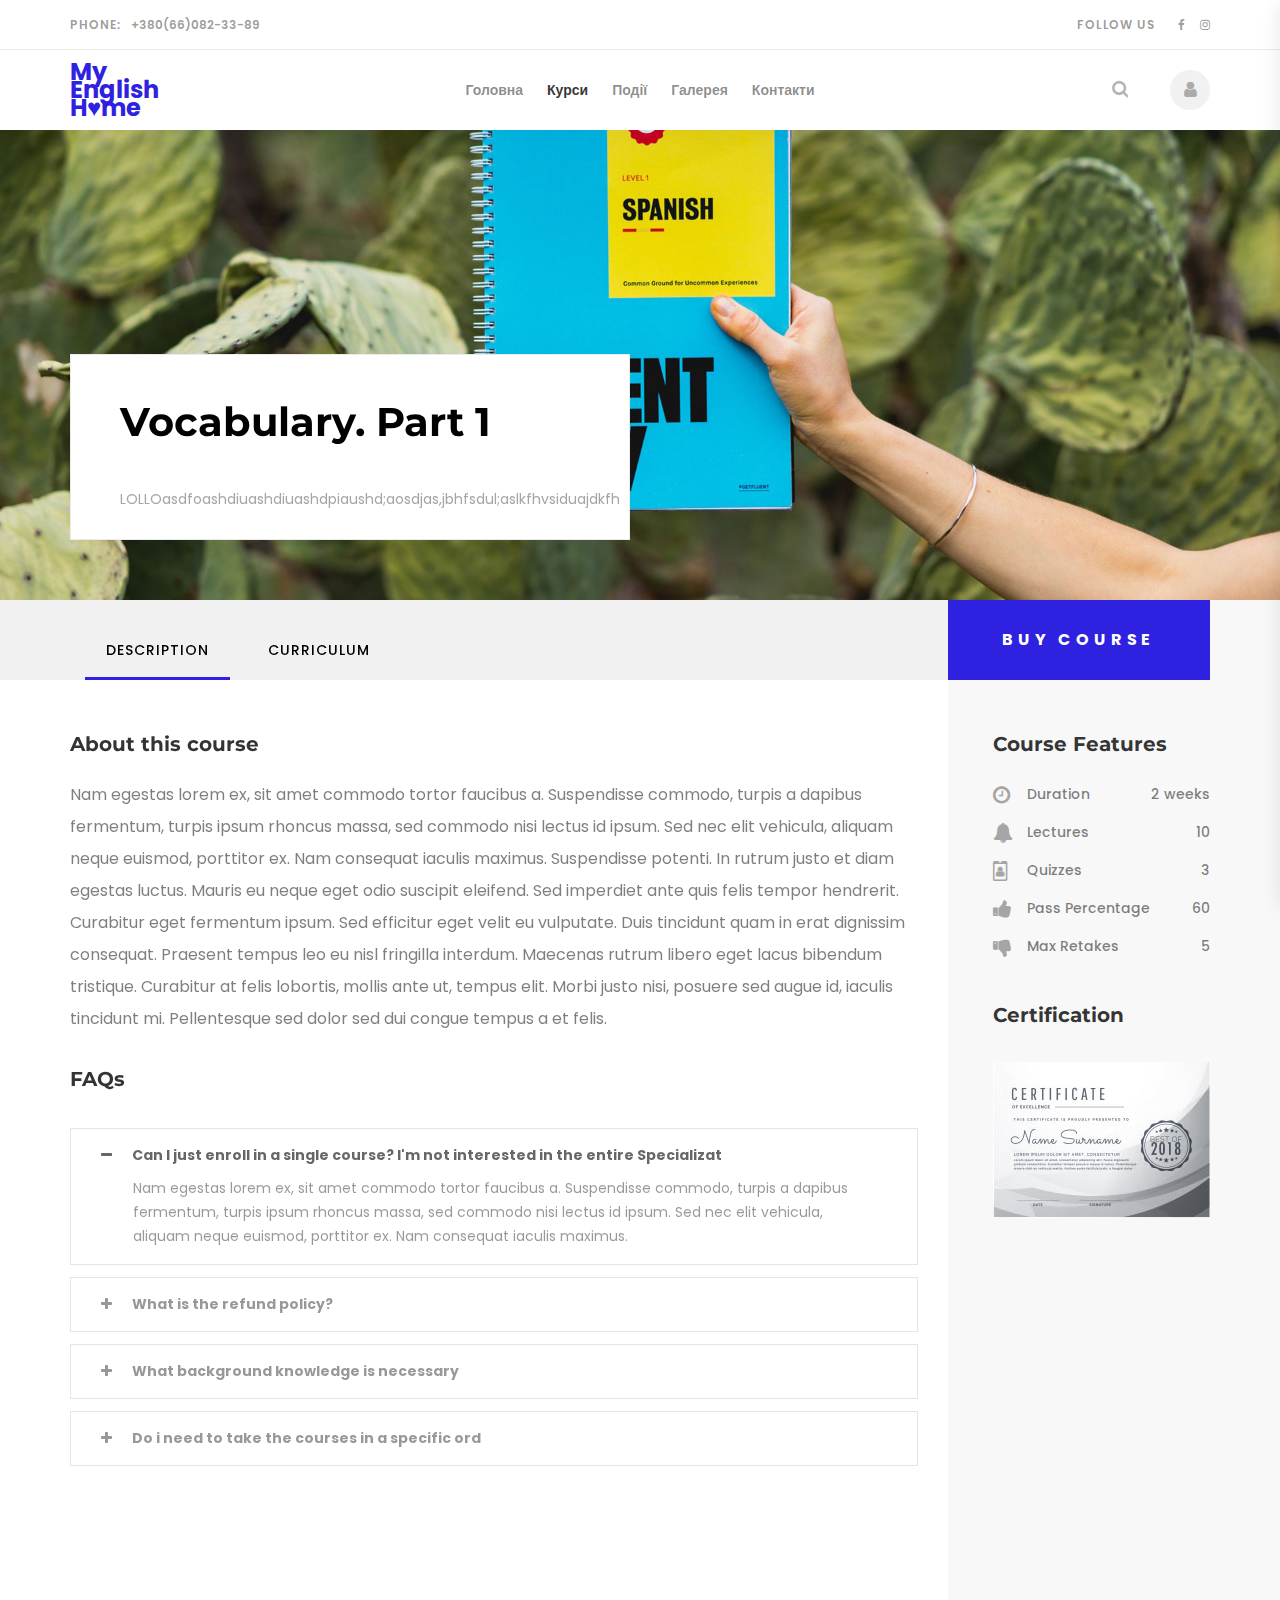
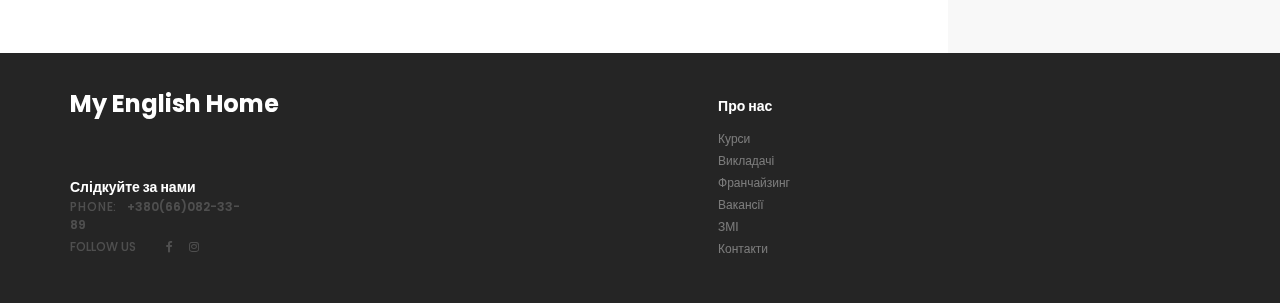
<file: course.html>
<!DOCTYPE html>
<html lang="en">
<head>
<title>Курс</title>
<meta charset="utf-8">
<meta http-equiv="X-UA-Compatible" content="IE=edge">
<meta name="description" content="Lingua project">
<meta name="viewport" content="width=device-width, initial-scale=1">
<link rel="stylesheet" type="text/css" href="styles/bootstrap4/bootstrap.min.css">
<link href="plugins/font-awesome-4.7.0/css/font-awesome.min.css" rel="stylesheet" type="text/css">
<link rel="stylesheet" type="text/css" href="plugins/OwlCarousel2-2.2.1/owl.carousel.css">
<link rel="stylesheet" type="text/css" href="plugins/OwlCarousel2-2.2.1/owl.theme.default.css">
<link rel="stylesheet" type="text/css" href="plugins/OwlCarousel2-2.2.1/animate.css">
<link rel="stylesheet" type="text/css" href="styles/course.css">
<link rel="stylesheet" type="text/css" href="styles/course_responsive.css">
</head>
<body>

<div class="super_container">

	<!-- Header -->

	<header class="header">
			
		<!-- Top Bar -->
		<div class="top_bar">
			<div class="top_bar_container">
				<div class="container">
					<div class="row">
						<div class="col">
							<div class="top_bar_content d-flex flex-row align-items-center justify-content-start">
								<div class="top_bar_phone"><span class="top_bar_title">phone:</span>+380(66)082-33-89</div>
								<div class="top_bar_right ml-auto">
									<!-- Social -->
									<div class="top_bar_social">
										<span class="top_bar_title social_title">follow us</span>
										<ul>
											<li><a href="https://facebook.com/MyEnglishHomeBoryspil" target="_blank"><i class="fa fa-facebook" aria-hidden="true"></i></a></li>
											<li><a href="https://instagram.com/myenglishhomeboryspil?igshid=1knw3phmwxc2q" target="_blank"><i class="fa fa-instagram" aria-hidden="true"></i></a></li>
										</ul>
									</div>
								</div>
							</div>
						</div>
					</div>
				</div>
			</div>				
		</div>

		<!-- Header Content -->
		<div class="header_container">
			<div class="container">
				<div class="row">
					<div class="col">
						<div class="header_content d-flex flex-row align-items-center justify-content-start">
							<div class="logo_container mr-auto">
								<a href="index.html">
									<div class="logo_text">My English H&hearts;me</div>
								</a>
							</div>
							<nav class="main_nav_contaner">
								<ul class="main_nav">
									<li><a href="index.html">Головна</a></li>
									<li class="active"><a href="courses.html">Курси</a></li>
									<li><a href="index.html#events">Події</a></li>
									<li><a href="gallery.html">Галерея</a></li>
									<li><a href="contact.html">Контакти</a></li>
								</ul>
							</nav>
							<div class="header_content_right ml-auto text-right">
								<div class="header_search">
									<div class="search_form_container">
										<form action="#" id="search_form" class="search_form trans_400">
											<input type="search" class="header_search_input trans_400" placeholder="Type for Search" required="required">
											<div class="search_button">
												<i class="fa fa-search" aria-hidden="true"></i>
											</div>
										</form>
									</div>
								</div>
								<!-- Hamburger -->
								<div class="user"><a href="#"><i class="fa fa-user" aria-hidden="true"></i></a></div>
								<div class="hamburger menu_mm">
									<i class="fa fa-bars menu_mm" aria-hidden="true"></i>
								</div>
							</div>

						</div>
					</div>
				</div>
			</div>
		</div>

	</header>

	<!-- Menu -->

	<div class="menu d-flex flex-column align-items-end justify-content-start text-right menu_mm trans_400">
		<div class="menu_close_container"><div class="menu_close"><div></div><div></div></div></div>
		<div class="search">
			<form action="#" class="header_search_form menu_mm">
				<input type="search" class="search_input menu_mm" placeholder="Search" required="required">
				<button class="header_search_button d-flex flex-column align-items-center justify-content-center menu_mm">
					<i class="fa fa-search menu_mm" aria-hidden="true"></i>
				</button>
			</form>
		</div>
		<nav class="menu_nav">
			<ul class="menu_mm">
				<li class="active"><a href="index.html">Головна</a></li>
				<li><a href="index.html#courses">Курси</a></li>
				<li><a href="#events">Події</a></li>
				<li><a href="gallery.html">Галерея</a></li>
				<li><a href="contact.html">Контакти</a></li>
			</ul>
		</nav>
		<div class="menu_extra">
			<div class="menu_phone"><span class="menu_title">phone:</span>+380(66)082-33-89</div>
			<div class="menu_social">
				<span class="menu_title">follow us</span>
				<ul>
					<li><a href="https://facebook.com/MyEnglishHomeBoryspil" target="_blank"><i class="fa fa-facebook" aria-hidden="true"></i></a></li>
					<li><a href="https://instagram.com/myenglishhomeboryspil?igshid=1knw3phmwxc2q" target="_blank"><i class="fa fa-instagram" aria-hidden="true"></i></a></li>
				</ul>
			</div>
		</div>
	</div>
	
	<!-- Home -->

	<!-- <div class="home">
		<div class="breadcrumbs_container">
			<div class="container">
				<div class="row">
					<div class="col">
						<ul class="breadcrumbs_list d-flex flex-row align-items-center justify-content-start">
							<li><a href="index.html">home</a></li>
							<li><a href="courses.html">courses</a></li>
							<li><a href="courses.html">spanish</a></li>
							<li>vocabulary</li>
						</ul>
					</div>
				</div>
			</div>
		</div>
	</div> -->

	<!-- Intro -->

	<div class="intro">
		<div class="intro_background parallax-window" data-parallax="scroll" data-image-src="images/intro.jpg" data-speed="0.8"></div>
		<div class="container">
			<div class="row">
				<div class="col">
					<div class="intro_container d-flex flex-column align-items-start justify-content-end">
						<div class="intro_content">
							<div class="intro_title">Vocabulary. Part 1</div>
							<div class="intro_meta">
								LOLLOasdfoashdiuashdiuashdpiaushd;aosdjas,jbhfsdul;aslkfhvsiduajdkfh
							</div>
						</div>
					</div>
				</div>
			</div>
		</div>		
	</div>

	<!-- Course -->

	<div class="course">
		<div class="course_top"></div>
		<div class="container">
			<div class="row row-lg-eq-height">

				<!-- Panels -->
				<div class="col-lg-9">
					<div class="tab_panels">

						<!-- Tabs -->
						<div class="course_tabs_container">
							<div class="container">
								<div class="row">
									<div class="col-lg-9">
										<div class="tabs d-flex flex-row align-items-center justify-content-start">
											<div class="tab active">description</div>
											<div class="tab">curriculum</div>
										</div>
									</div>
								</div>
							</div>		
						</div>

						<!-- Description -->
						<div class="tab_panel description active">
							<div class="panel_title">About this course</div>
							<div class="panel_text">
								<p>Nam egestas lorem ex, sit amet commodo tortor faucibus a. Suspendisse commodo, turpis a dapibus fermentum, turpis ipsum rhoncus massa, sed commodo nisi lectus id ipsum. Sed nec elit vehicula, aliquam neque euismod, porttitor ex. Nam consequat iaculis maximus. Suspendisse potenti. In rutrum justo et diam egestas luctus. Mauris eu neque eget odio suscipit eleifend. Sed imperdiet ante quis felis tempor hendrerit. Curabitur eget fermentum ipsum. Sed efficitur eget velit eu vulputate. Duis tincidunt quam in erat dignissim consequat. Praesent tempus leo eu nisl fringilla interdum. Maecenas rutrum libero eget lacus bibendum tristique. Curabitur at felis lobortis, mollis ante ut, tempus elit. Morbi justo nisi, posuere sed augue id, iaculis tincidunt mi. Pellentesque sed dolor sed dui congue tempus a et felis.</p>
							</div>

							<!-- FAQs -->
							<div class="faqs">
								<div class="panel_title">FAQs</div>
								<div class="accordions">
												
									<div class="elements_accordions">

										<div class="accordion_container">
											<div class="accordion d-flex flex-row align-items-center active"><div>Can I just enroll in a single course? I'm not interested in the entire Specializat</div></div>
											<div class="accordion_panel">
												<p>Nam egestas lorem ex, sit amet commodo tortor faucibus a. Suspendisse commodo, turpis a dapibus fermentum, turpis ipsum rhoncus massa, sed commodo nisi lectus id ipsum. Sed nec elit vehicula, aliquam neque euismod, porttitor ex. Nam consequat iaculis maximus.</p>
											</div>
										</div>

										<div class="accordion_container">
											<div class="accordion d-flex flex-row align-items-center"><div>What is the refund policy?</div></div>
											<div class="accordion_panel">
												<p>Nam egestas lorem ex, sit amet commodo tortor faucibus a. Suspendisse commodo, turpis a dapibus fermentum, turpis ipsum rhoncus massa, sed commodo nisi lectus id ipsum. Sed nec elit vehicula, aliquam neque euismod, porttitor ex. Nam consequat iaculis maximus.</p>
											</div>
										</div>

										<div class="accordion_container">
											<div class="accordion d-flex flex-row align-items-center"><div>What background knowledge is necessary</div></div>
											<div class="accordion_panel">
												<p>Nam egestas lorem ex, sit amet commodo tortor faucibus a. Suspendisse commodo, turpis a dapibus fermentum, turpis ipsum rhoncus massa, sed commodo nisi lectus id ipsum. Sed nec elit vehicula, aliquam neque euismod, porttitor ex. Nam consequat iaculis maximus.</p>
											</div>
										</div>

										<div class="accordion_container">
											<div class="accordion d-flex flex-row align-items-center"><div>Do i need to take the courses in a specific ord</div></div>
											<div class="accordion_panel">
												<p>Nam egestas lorem ex, sit amet commodo tortor faucibus a. Suspendisse commodo, turpis a dapibus fermentum, turpis ipsum rhoncus massa, sed commodo nisi lectus id ipsum. Sed nec elit vehicula, aliquam neque euismod, porttitor ex. Nam consequat iaculis maximus.</p>
											</div>
										</div>

									</div>

								</div>
							</div>
						</div>

						<!-- Curriculum -->
						<div class="tab_panel curriculum">
							<div class="panel_title">Syllabus</div>
							<div class="panel_text">
								<p>Nam egestas lorem ex, sit amet commodo tortor faucibus a. Suspendisse commodo, turpis a dapibus fermentum, turpis ipsum rhoncus massa, sed commodo nisi lectus id ipsum. Sed nec elit vehicula, aliquam neque euismod, porttitor ex. Nam consequat iaculis maximus. Suspendisse potenti. In rutrum justo et diam egestas luctus. Mauris eu neque eget odio suscipit eleifend. Sed imperdiet ante quis felis tempor hendrerit. Curabitur eget fermentum ipsum. Sed efficitur eget velit eu vulputate. Duis tincidunt quam in erat dignissim consequat. Praesent tempus leo eu nisl fringilla interdum. Maecenas rutrum libero eget lacus bibendum tristique. Curabitur at felis lobortis, mollis ante ut, tempus elit. Morbi justo nisi, posuere sed augue id, iaculis tincidunt mi. Pellentesque sed dolor sed dui congue tempus a et felis.</p>
							</div>
							<div class="curriculum_items">
								<div class="cur_item">
									<div class="cur_title_container d-flex flex-row align-items-start justify-content-start">
										<div class="cur_title">Week 1</div>
										<div class="cur_num ml-auto">0/4</div>
									</div>
									<div class="cur_item_content">
										<div class="cur_item_title">Beginners Level</div>
										<div class="cur_item_text">
											<p>Nam egestas lorem ex, sit amet commodo tortor faucibus a. Suspendisse commodo, turpis a dapibus fermentum, turpis ipsum rhoncus massa, sed commodo nisi lectus id ipsum.</p>
										</div>
										<div class="cur_contents">
											<ul>
												<li>
													<i class="fa fa-folder" aria-hidden="true"></i><span>1 video, 1 audio, 1 reading</span>
													<ul>
														<li class="d-flex flex-row align-items-center justify-content-start">
															<i class="fa fa-video-camera" aria-hidden="true"></i><span>Video: <a href="#">Greetings and Introductions</a></span>
															<div class="cur_time ml-auto"><i class="fa fa-clock-o" aria-hidden="true"></i><span>15 minutes</span></div>
														</li>
														<li class="d-flex flex-row align-items-center justify-content-start">
															<i class="fa fa-file" aria-hidden="true"></i><span>Reading: <a href="#">Word Types</a></span>
															<div class="cur_time ml-auto"><i class="fa fa-clock-o" aria-hidden="true"></i><span>15 minutes</span></div>
														</li>
														<li class="d-flex flex-row align-items-center justify-content-start">
															<i class="fa fa-volume-up" aria-hidden="true"></i><span>Audio: <a href="#">Listening Exercise</a></span>
															<div class="cur_time ml-auto"><i class="fa fa-clock-o" aria-hidden="true"></i><span>15 minutes</span></div>
														</li>
													</ul>
												</li>
												<li class="d-flex flex-row align-items-center justify-content-start">
													<i class="fa fa-graduation-cap" aria-hidden="true"></i><span>Graded: Cumulative Language Quiz</span>
													<div class="cur_time ml-auto"><span>3 Questions</span></div>
												</li>
											</ul>
										</div>
									</div>
								</div>
								<div class="cur_item">
									<div class="cur_title_container d-flex flex-row align-items-start justify-content-start">
										<div class="cur_title">Week 2</div>
										<div class="cur_num ml-auto">0/5</div>
									</div>
									<div class="cur_item_content">
										<div class="cur_item_title">Intermediate Level</div>
										<div class="cur_item_text">
											<p>Nam egestas lorem ex, sit amet commodo tortor faucibus a. Suspendisse commodo, turpis a dapibus fermentum, turpis ipsum rhoncus massa, sed commodo nisi lectus id ipsum.</p>
										</div>
										<div class="cur_contents">
											<ul>
												<li>
													<i class="fa fa-folder" aria-hidden="true"></i><span>1 video, 1 audio, 1 reading</span>
													<ul>
														<li class="d-flex flex-row align-items-center justify-content-start">
															<i class="fa fa-video-camera" aria-hidden="true"></i><span>Video: <a href="#">Greetings and Introductions</a></span>
															<div class="cur_time ml-auto"><i class="fa fa-clock-o" aria-hidden="true"></i><span>15 minutes</span></div>
														</li>
														<li class="d-flex flex-row align-items-center justify-content-start">
															<i class="fa fa-file" aria-hidden="true"></i><span>Reading: <a href="#">Word Types</a></span>
															<div class="cur_time ml-auto"><i class="fa fa-clock-o" aria-hidden="true"></i><span>15 minutes</span></div>
														</li>
														<li class="d-flex flex-row align-items-center justify-content-start">
															<i class="fa fa-volume-up" aria-hidden="true"></i><span>Audio: <a href="#">Listening Exercise</a></span>
															<div class="cur_time ml-auto"><i class="fa fa-clock-o" aria-hidden="true"></i><span>15 minutes</span></div>
														</li>
													</ul>
												</li>
												<li class="d-flex flex-row align-items-center justify-content-start">
													<i class="fa fa-graduation-cap" aria-hidden="true"></i><span>Graded: Cumulative Language Quiz</span>
													<div class="cur_time ml-auto"><span>3 Questions</span></div>
												</li>
											</ul>
										</div>
									</div>
								</div>
							</div>
						</div>
					</div>
				</div>

				<!-- Sidebar -->
				<div class="col-lg-3">
					<div class="sidebar">
						<div class="sidebar_background"></div>
						<div class="sidebar_top"><a href="#">buy course</a></div>
						<div class="sidebar_content">

							<!-- Features -->
							<div class="sidebar_section features">
								<div class="sidebar_title">Course Features</div>
								<div class="features_content">
									<ul class="features_list">

										<!-- Feature -->
										<li class="d-flex flex-row align-items-start justify-content-start">
											<div class="feature_title"><i class="fa fa-clock-o" aria-hidden="true"></i><span>Duration</span></div>
											<div class="feature_text ml-auto">2 weeks</div>
										</li>

										<!-- Feature -->
										<li class="d-flex flex-row align-items-start justify-content-start">
											<div class="feature_title"><i class="fa fa-bell" aria-hidden="true"></i><span>Lectures</span></div>
											<div class="feature_text ml-auto">10</div>
										</li>

										<!-- Feature -->
										<li class="d-flex flex-row align-items-start justify-content-start">
											<div class="feature_title"><i class="fa fa-id-badge" aria-hidden="true"></i><span>Quizzes</span></div>
											<div class="feature_text ml-auto">3</div>
										</li>

										<!-- Feature -->
										<li class="d-flex flex-row align-items-start justify-content-start">
											<div class="feature_title"><i class="fa fa-thumbs-up" aria-hidden="true"></i><span>Pass Percentage</span></div>
											<div class="feature_text ml-auto">60</div>
										</li>

										<!-- Feature -->
										<li class="d-flex flex-row align-items-start justify-content-start">
											<div class="feature_title"><i class="fa fa-thumbs-down" aria-hidden="true"></i><span>Max Retakes</span></div>
											<div class="feature_text ml-auto">5</div>
										</li>
									</ul>
								</div>
							</div>

							<!-- Cert -->
							<div class="sidebar_section cert">
								<div class="sidebar_title">Certification</div>
								<div class="cert_image"><img src="images/cert.jpg" alt=""></div>
							</div>
						</div>
					</div>
				</div>

			</div>
		</div>
	</div>

	<!-- Footer -->

	<footer class="footer">
		<div class="footer_body">
			<div class="container">
				<div class="row">

					<!-- Newsletter -->
					<div class="col-lg-3 footer_col">
						<div class="newsletter_container d-flex flex-column align-items-start justify-content-end">
							<div class="footer_logo mb-auto"><a href="#">My English Home</a></div>
							<div class="footer_title">Слідкуйте за нами</div>
							<div class="cr_right ml-md-auto">
								<div class="footer_phone"><span class="cr_title">phone:</span>+380(66)082-33-89</div>
								<div class="footer_social">
									<span class="cr_social_title">follow us</span>
									<ul>
										<li><a href="https://facebook.com/MyEnglishHomeBoryspil" target="_blank"><i class="fa fa-facebook" aria-hidden="true"></i></a></li>
										<li><a href="https://instagram.com/myenglishhomeboryspil?igshid=1knw3phmwxc2q" target="_blank"><i class="fa fa-instagram" aria-hidden="true"></i></a></li>
									</ul>
								</div>
							</div>
						</div>

					</div>

					<!-- About -->
					<div class="col-lg-2 offset-lg-3 footer_col">
						<div>
							<div class="footer_title">Про нас</div>
							<ul class="footer_list">
								<li><a href="instructors.html">Курси</a></li>
								<li><a href="contact.html">Викладачі</a></li>
								<li><a href="contact.html">Франчайзинг</a></li>
								<li><a href="contact.html">Вакансії</a></li>
								<li><a href="contact.html">ЗМІ</a></li>
								<li><a href="contact.html">Контакти</a></li>
							</ul>
						</div>
					</div>
				</div>
			</div>
		</div>
	</footer>
</div>

<script src="js/jquery-3.2.1.min.js"></script>
<script src="styles/bootstrap4/popper.js"></script>
<script src="styles/bootstrap4/bootstrap.min.js"></script>
<script src="plugins/OwlCarousel2-2.2.1/owl.carousel.js"></script>
<script src="plugins/easing/easing.js"></script>
<script src="plugins/parallax-js-master/parallax.min.js"></script>
<script src="plugins/progressbar/progressbar.min.js"></script>
<script src="js/course.js"></script>
</body>
</html>
</file>
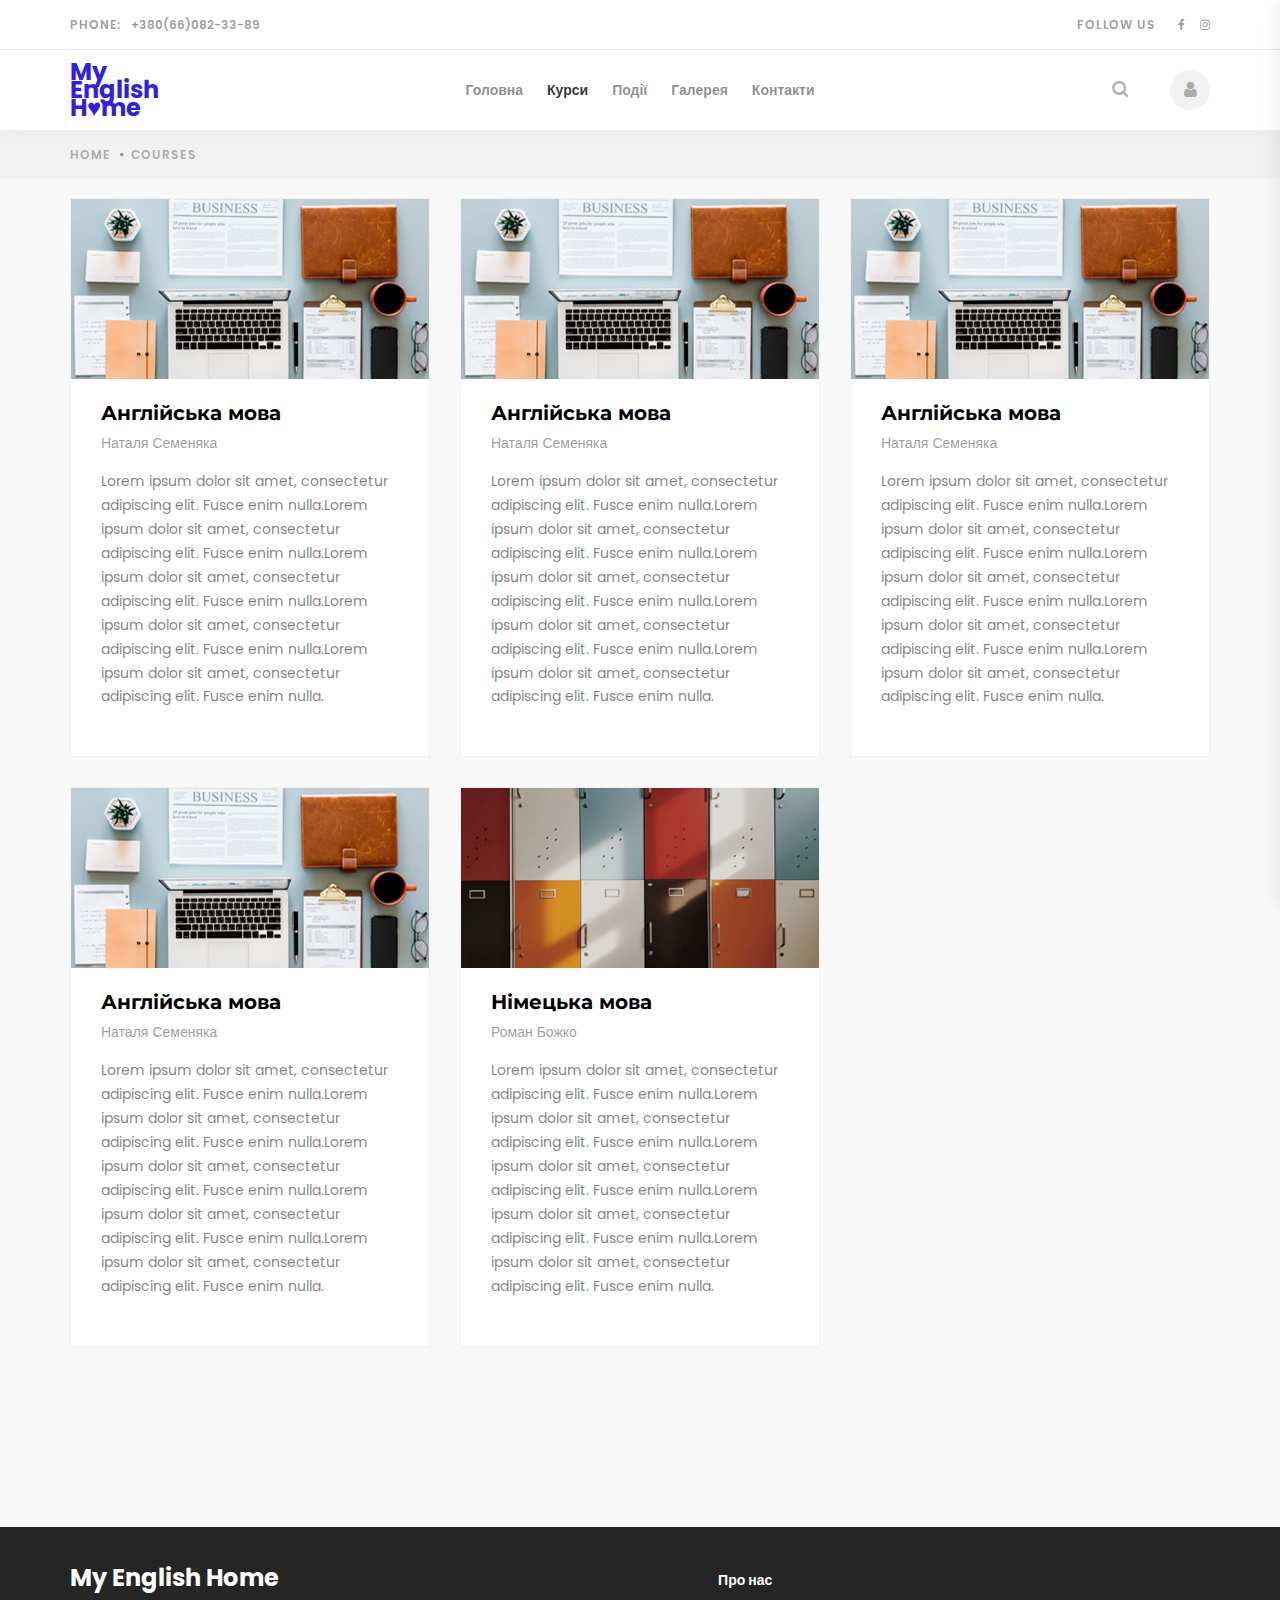
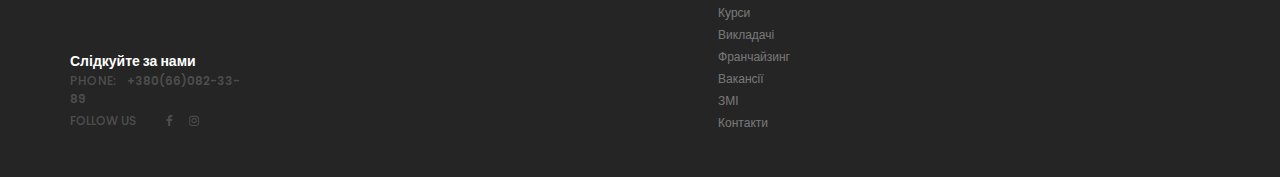
<file: courses.html>
<!DOCTYPE html>
<html lang="en">
<head>
<title>Курси</title>
<meta charset="utf-8">
<meta http-equiv="X-UA-Compatible" content="IE=edge">
<meta name="description" content="Lingua project">
<meta name="viewport" content="width=device-width, initial-scale=1">
<link rel="stylesheet" type="text/css" href="styles/bootstrap4/bootstrap.min.css">
<link href="plugins/font-awesome-4.7.0/css/font-awesome.min.css" rel="stylesheet" type="text/css">
<link rel="stylesheet" type="text/css" href="plugins/OwlCarousel2-2.2.1/owl.carousel.css">
<link rel="stylesheet" type="text/css" href="plugins/OwlCarousel2-2.2.1/owl.theme.default.css">
<link rel="stylesheet" type="text/css" href="plugins/OwlCarousel2-2.2.1/animate.css">
<link rel="stylesheet" type="text/css" href="styles/courses.css">
<link rel="stylesheet" type="text/css" href="styles/courses_responsive.css">
</head>
<body>

<div class="super_container">

	<!-- Header -->

	<header class="header">
			
		<!-- Top Bar -->
		<div class="top_bar">
			<div class="top_bar_container">
				<div class="container">
					<div class="row">
						<div class="col">
							<div class="top_bar_content d-flex flex-row align-items-center justify-content-start">
								<div class="top_bar_phone"><span class="top_bar_title">phone:</span>+380(66)082-33-89</div>
								<div class="top_bar_right ml-auto">
									<!-- Social -->
									<div class="top_bar_social">
										<span class="top_bar_title social_title">follow us</span>
										<ul>
											<li><a href="https://facebook.com/MyEnglishHomeBoryspil" target="_blank"><i class="fa fa-facebook" aria-hidden="true"></i></a></li>
											<li><a href="https://instagram.com/myenglishhomeboryspil?igshid=1knw3phmwxc2q" target="_blank"><i class="fa fa-instagram" aria-hidden="true"></i></a></li>
										</ul>
									</div>
								</div>
							</div>
						</div>
					</div>
				</div>
			</div>				
		</div>

		<!-- Header Content -->
		<div class="header_container">
			<div class="container">
				<div class="row">
					<div class="col">
						<div class="header_content d-flex flex-row align-items-center justify-content-start">
							<div class="logo_container mr-auto">
								<a href="index.html">
									<div class="logo_text">My English H&hearts;me</div>
								</a>
							</div>
							<nav class="main_nav_contaner">
								<ul class="main_nav">
									<li><a href="index.html">Головна</a></li>
									<li class="active"><a href="courses.html">Курси</a></li>
									<li><a href="index.html#events">Події</a></li>
									<li><a href="gallery.html">Галерея</a></li>
									<li><a href="contact.html">Контакти</a></li>
								</ul>
							</nav>
							<div class="header_content_right ml-auto text-right">
								<div class="header_search">
									<div class="search_form_container">
										<form action="#" id="search_form" class="search_form trans_400">
											<input type="search" class="header_search_input trans_400" placeholder="Type for Search" required="required">
											<div class="search_button">
												<i class="fa fa-search" aria-hidden="true"></i>
											</div>
										</form>
									</div>
								</div>
								<!-- Hamburger -->
								<div class="user"><a href="#"><i class="fa fa-user" aria-hidden="true"></i></a></div>
								<div class="hamburger menu_mm">
									<i class="fa fa-bars menu_mm" aria-hidden="true"></i>
								</div>
							</div>

						</div>
					</div>
				</div>
			</div>
		</div>

	</header>

	<!-- Menu -->

	<div class="menu d-flex flex-column align-items-end justify-content-start text-right menu_mm trans_400">
		<div class="menu_close_container"><div class="menu_close"><div></div><div></div></div></div>
		<div class="search">
			<form action="#" class="header_search_form menu_mm">
				<input type="search" class="search_input menu_mm" placeholder="Search" required="required">
				<button class="header_search_button d-flex flex-column align-items-center justify-content-center menu_mm">
					<i class="fa fa-search menu_mm" aria-hidden="true"></i>
				</button>
			</form>
		</div>
		<nav class="menu_nav">
			<ul class="menu_mm">
				<li class="active"><a href="index.html">Головна</a></li>
				<li><a href="index.html#courses">Курси</a></li>
				<li><a href="#events">Події</a></li>
				<li><a href="gallery.html">Галерея</a></li>
				<li><a href="contact.html">Контакти</a></li>
			</ul>
		</nav>
		<div class="menu_extra">
			<div class="menu_phone"><span class="menu_title">phone:</span>+380(66)082-33-89</div>
			<div class="menu_social">
				<span class="menu_title">follow us</span>
				<ul>
					<li><a href="https://facebook.com/MyEnglishHomeBoryspil" target="_blank"><i class="fa fa-facebook" aria-hidden="true"></i></a></li>
					<li><a href="https://instagram.com/myenglishhomeboryspil?igshid=1knw3phmwxc2q" target="_blank"><i class="fa fa-instagram" aria-hidden="true"></i></a></li>
				</ul>
			</div>
		</div>
	</div>
	
	<!-- Home -->

	<div class="home">
		<div class="breadcrumbs_container">
			<div class="container">
				<div class="row">
					<div class="col">
						<ul class="breadcrumbs_list d-flex flex-row align-items-center justify-content-start">
							<li><a href="index.html">home</a></li>
							<li><a href="courses.html">courses</a></li>
						</ul>
					</div>
				</div>
			</div>
		</div>
	</div>

	<!-- Courses -->

	<div class="courses">
		<div class="container">
			<div class="row courses_row">

				<!-- Course -->
				<div class="col-lg-4 course_col">
					<div class="course">
						<div class="course_image"><img src="images/course_1.jpg" alt=""></div>
						<div class="course_body">
							<div class="course_title"><a href="course.html">Англійська мова</a></div>
							<div class="course_info">
								<ul>
									<li><a href="instructors.html">Наталя Семеняка</a></li>
								</ul>
							</div>
							<div class="course_text">
								<p>Lorem ipsum dolor sit amet, consectetur adipiscing elit. Fusce enim nulla.Lorem ipsum dolor sit amet, consectetur adipiscing elit. Fusce enim nulla.Lorem ipsum dolor sit amet, consectetur adipiscing elit. Fusce enim nulla.Lorem ipsum dolor sit amet, consectetur adipiscing elit. Fusce enim nulla.Lorem ipsum dolor sit amet, consectetur adipiscing elit. Fusce enim nulla.</p>
							</div>
						</div>
					</div>
				</div>

				<!-- Course -->
				<div class="col-lg-4 course_col">
					<div class="course">
						<div class="course_image"><img src="images/course_1.jpg" alt=""></div>
						<div class="course_body">
							<div class="course_title"><a href="course.html">Англійська мова</a></div>
							<div class="course_info">
								<ul>
									<li><a href="instructors.html">Наталя Семеняка</a></li>
								</ul>
							</div>
							<div class="course_text">
								<p>Lorem ipsum dolor sit amet, consectetur adipiscing elit. Fusce enim nulla.Lorem ipsum dolor sit amet, consectetur adipiscing elit. Fusce enim nulla.Lorem ipsum dolor sit amet, consectetur adipiscing elit. Fusce enim nulla.Lorem ipsum dolor sit amet, consectetur adipiscing elit. Fusce enim nulla.Lorem ipsum dolor sit amet, consectetur adipiscing elit. Fusce enim nulla.</p>
							</div>
						</div>
					</div>
				</div>

				<!-- Course -->
				<div class="col-lg-4 course_col">
					<div class="course">
						<div class="course_image"><img src="images/course_1.jpg" alt=""></div>
						<div class="course_body">
							<div class="course_title"><a href="course.html">Англійська мова</a></div>
							<div class="course_info">
								<ul>
									<li><a href="instructors.html">Наталя Семеняка</a></li>
								</ul>
							</div>
							<div class="course_text">
								<p>Lorem ipsum dolor sit amet, consectetur adipiscing elit. Fusce enim nulla.Lorem ipsum dolor sit amet, consectetur adipiscing elit. Fusce enim nulla.Lorem ipsum dolor sit amet, consectetur adipiscing elit. Fusce enim nulla.Lorem ipsum dolor sit amet, consectetur adipiscing elit. Fusce enim nulla.Lorem ipsum dolor sit amet, consectetur adipiscing elit. Fusce enim nulla.</p>
							</div>
						</div>
					</div>
				</div>

				<!-- Course -->
				<div class="col-lg-4 course_col">
					<div class="course">
						<div class="course_image"><img src="images/course_1.jpg" alt=""></div>
						<div class="course_body">
							<div class="course_title"><a href="course.html">Англійська мова</a></div>
							<div class="course_info">
								<ul>
									<li><a href="instructors.html">Наталя Семеняка</a></li>
								</ul>
							</div>
							<div class="course_text">
								<p>Lorem ipsum dolor sit amet, consectetur adipiscing elit. Fusce enim nulla.Lorem ipsum dolor sit amet, consectetur adipiscing elit. Fusce enim nulla.Lorem ipsum dolor sit amet, consectetur adipiscing elit. Fusce enim nulla.Lorem ipsum dolor sit amet, consectetur adipiscing elit. Fusce enim nulla.Lorem ipsum dolor sit amet, consectetur adipiscing elit. Fusce enim nulla.</p>
							</div>
						</div>
					</div>
				</div>

				<!-- Course -->
				<div class="col-lg-4 course_col">
					<div class="course">
						<div class="course_image"><img src="images/course_3.jpg" alt=""></div>
						<div class="course_body">
							<div class="course_title"><a href="course.html">Німецька мова</a></div>
							<div class="course_info">
								<ul>
									<li><a href="instructors.html">Роман Божко</a></li>
								</ul>
							</div>
							<div class="course_text">
								<p>Lorem ipsum dolor sit amet, consectetur adipiscing elit. Fusce enim nulla.Lorem ipsum dolor sit amet, consectetur adipiscing elit. Fusce enim nulla.Lorem ipsum dolor sit amet, consectetur adipiscing elit. Fusce enim nulla.Lorem ipsum dolor sit amet, consectetur adipiscing elit. Fusce enim nulla.Lorem ipsum dolor sit amet, consectetur adipiscing elit. Fusce enim nulla.</p>
							</div>
						</div>
					</div>
				</div>
			</div>
		</div>
	</div>

	<!-- Footer -->

	<footer class="footer">
		<div class="footer_body">
			<div class="container">
				<div class="row">

					<!-- Newsletter -->
					<div class="col-lg-3 footer_col">
						<div class="newsletter_container d-flex flex-column align-items-start justify-content-end">
							<div class="footer_logo mb-auto"><a href="#">My English Home</a></div>
							<div class="footer_title">Слідкуйте за нами</div>
							<div class="cr_right ml-md-auto">
								<div class="footer_phone"><span class="cr_title">phone:</span>+380(66)082-33-89</div>
								<div class="footer_social">
									<span class="cr_social_title">follow us</span>
									<ul>
										<li><a href="https://facebook.com/MyEnglishHomeBoryspil" target="_blank"><i class="fa fa-facebook" aria-hidden="true"></i></a></li>
										<li><a href="https://instagram.com/myenglishhomeboryspil?igshid=1knw3phmwxc2q" target="_blank"><i class="fa fa-instagram" aria-hidden="true"></i></a></li>
									</ul>
								</div>
							</div>
						</div>

					</div>

					<!-- About -->
					<div class="col-lg-2 offset-lg-3 footer_col">
						<div>
							<div class="footer_title">Про нас</div>
							<ul class="footer_list">
								<li><a href="instructors.html">Курси</a></li>
								<li><a href="contact.html">Викладачі</a></li>
								<li><a href="contact.html">Франчайзинг</a></li>
								<li><a href="contact.html">Вакансії</a></li>
								<li><a href="contact.html">ЗМІ</a></li>
								<li><a href="contact.html">Контакти</a></li>
							</ul>
						</div>
					</div>
				</div>
			</div>
		</div>
	</footer>
</div>

<script src="js/jquery-3.2.1.min.js"></script>
<script src="styles/bootstrap4/popper.js"></script>
<script src="styles/bootstrap4/bootstrap.min.js"></script>
<script src="plugins/OwlCarousel2-2.2.1/owl.carousel.js"></script>
<script src="plugins/easing/easing.js"></script>
<script src="js/courses.js"></script>
</body>
</html>
</file>
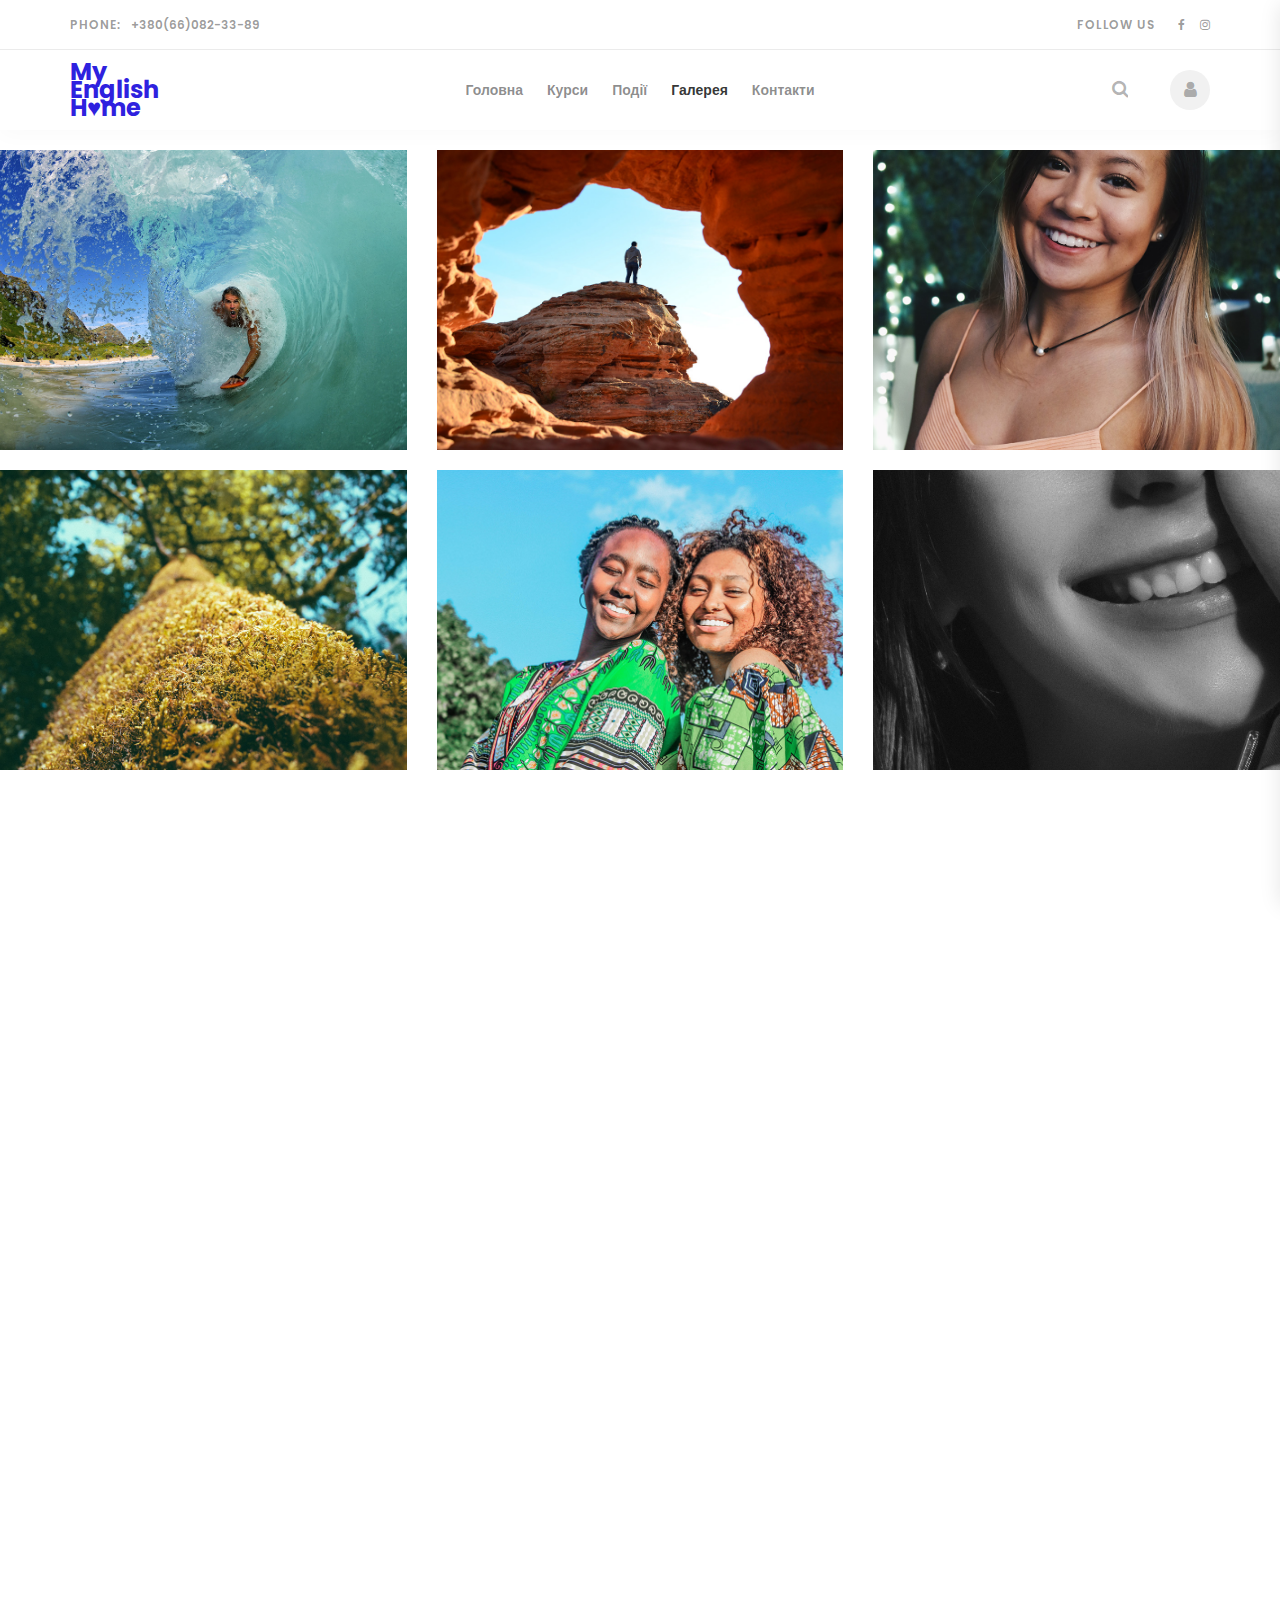
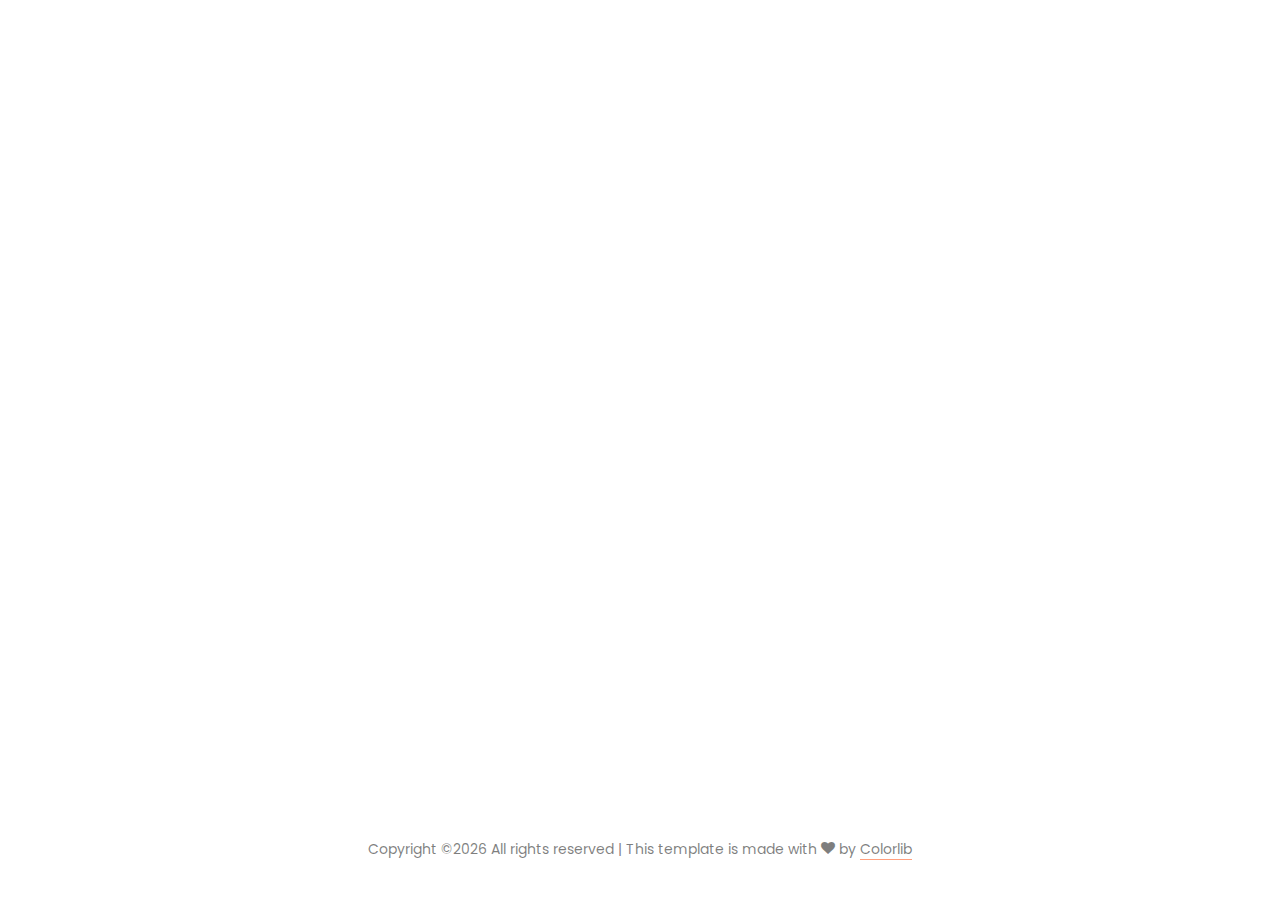
<file: gallery.html>
<!DOCTYPE html>
<html lang="en">
  <head>
    <title>Галерея</title>
    <meta charset="utf-8">
    <meta name="viewport" content="width=device-width, initial-scale=1, shrink-to-fit=no">

    <link href="https://fonts.googleapis.com/css?family=Quicksand:300,400,500,700,900" rel="stylesheet">
    <link rel="stylesheet" href="fonts/icomoon/style.css">

    <link rel="stylesheet" href="css/bootstrap.min.css">
    <link rel="stylesheet" href="css/magnific-popup.css">
    <link rel="stylesheet" href="css/jquery-ui.css">
    <link rel="stylesheet" href="css/owl.carousel.min.css">
    <link rel="stylesheet" href="css/owl.theme.default.min.css">

    <link rel="stylesheet" href="css/bootstrap-datepicker.css">

    <link rel="stylesheet" href="fonts/flaticon/font/flaticon.css">

    <link rel="stylesheet" href="css/aos.css">
    <link rel="stylesheet" href="css/fancybox.min.css">

    <link rel="stylesheet" href="css/style.css">
    <link rel="stylesheet" type="text/css" href="styles/bootstrap4/bootstrap.min.css">
	<link href="plugins/font-awesome-4.7.0/css/font-awesome.min.css" rel="stylesheet" type="text/css">
	<link rel="stylesheet" type="text/css" href="plugins/OwlCarousel2-2.2.1/owl.carousel.css">
	<link rel="stylesheet" type="text/css" href="plugins/OwlCarousel2-2.2.1/owl.theme.default.css">
	<link rel="stylesheet" type="text/css" href="plugins/OwlCarousel2-2.2.1/animate.css">
	<link rel="stylesheet" type="text/css" href="styles/main_styles.css">
	<link rel="stylesheet" type="text/css" href="styles/responsive.css">
    
  </head>
  <body>
  

  <div class="site-wrap">

  <div class="site-mobile-menu">
    <div class="site-mobile-menu-header">
      <div class="site-mobile-menu-close mt-3">
        <span class="icon-close2 js-menu-toggle"></span>
      </div>
    </div>
    <div class="site-mobile-menu-body"></div>
  </div>

  <!-- Header -->
  <header class="header">
			
		<!-- Top Bar -->
		<div class="top_bar">
			<div class="top_bar_container">
				<div class="container">
					<div class="row">
						<div class="col">
							<div class="top_bar_content d-flex flex-row align-items-center justify-content-start">
								<div class="top_bar_phone"><span class="top_bar_title">phone:</span>+380(66)082-33-89</div>
								<div class="top_bar_right ml-auto">
									<!-- Social -->
									<div class="top_bar_social">
										<span class="top_bar_title social_title">follow us</span>
										<ul>
											<li><a href="https://facebook.com/MyEnglishHomeBoryspil" target="_blank"><i class="fa fa-facebook" aria-hidden="true"></i></a></li>
											<li><a href="https://instagram.com/myenglishhomeboryspil?igshid=1knw3phmwxc2q" target="_blank"><i class="fa fa-instagram" aria-hidden="true"></i></a></li>
										</ul>
									</div>
								</div>
							</div>
						</div>
					</div>
				</div>
			</div>				
		</div>

		<!-- Header Content -->
		<div class="header_container">
			<div class="container">
				<div class="row">
					<div class="col">
						<div class="header_content d-flex flex-row align-items-center justify-content-start">
							<div class="logo_container mr-auto">
								<a href="index.html">
									<div class="logo_text">My English H&hearts;me</div>
								</a>
							</div>
							<nav class="main_nav_contaner">
								<ul class="main_nav">
									<li><a href="index.html">Головна</a></li>
									<li><a href="courses.html">Курси</a></li>
									<li><a href="index.html#events">Події</a></li>
									<li class="active"><a href="blog.html">Галерея</a></li>
									<li><a href="contact.html">Контакти</a></li>
								</ul>
							</nav>
							<div class="header_content_right ml-auto text-right">
								<div class="header_search">
									<div class="search_form_container">
										<form action="#" id="search_form" class="search_form trans_400">
											<input type="search" class="header_search_input trans_400" placeholder="Type for Search" required="required">
											<div class="search_button">
												<i class="fa fa-search" aria-hidden="true"></i>
											</div>
										</form>
									</div>
								</div>
								<!-- Hamburger -->
                <div class="user"><a href="#"><i class="fa fa-user" aria-hidden="true"></i></a></div>
								<div class="hamburger menu_mm">
									<i class="fa fa-bars menu_mm" aria-hidden="true"></i>
								</div>
							</div>

						</div>
					</div>
				</div>
			</div>
		</div>

	</header>
  <!-- Header -->

  <!-- Menu -->

	<div class="menu d-flex flex-column align-items-end justify-content-start text-right menu_mm trans_400">
		<div class="menu_close_container"><div class="menu_close"><div></div><div></div></div></div>
		<div class="search">
			<form action="#" class="header_search_form menu_mm">
				<input type="search" class="search_input menu_mm" placeholder="Search" required="required">
				<button class="header_search_button d-flex flex-column align-items-center justify-content-center menu_mm">
					<i class="fa fa-search menu_mm" aria-hidden="true"></i>
				</button>
			</form>
		</div>
		<nav class="menu_nav">
			<ul class="menu_mm">
				<li class="active"><a href="index.html">Головна</a></li>
				<li><a href="#courses">Курси</a></li>
				<li><a href="#events">Події</a></li>
				<li><a href="blog.html">Галерея</a></li>
				<li><a href="contact.html">Контакти</a></li>
			</ul>
		</nav>
		<div class="menu_extra">
			<div class="menu_phone"><span class="menu_title">phone:</span>+380(66)082-33-89</div>
			<div class="menu_social">
				<span class="menu_title">follow us</span>
				<ul>
					<li><a href="https://facebook.com/MyEnglishHomeBoryspil" target="_blank"><i class="fa fa-facebook" aria-hidden="true"></i></a></li>
					<li><a href="https://instagram.com/myenglishhomeboryspil?igshid=1knw3phmwxc2q" target="_blank"><i class="fa fa-instagram" aria-hidden="true"></i></a></li>
				</ul>
			</div>
		</div>
	</div>

  <!-- Main part -->
  <main class="main-content">
    <div class="container-fluid photos">
      <div class="row align-items-stretch">
        
        <div class="col-6 col-md-6 col-lg-4" data-aos="fade-up">
          <a href="album.html" class="d-block photo-item">
            <img src="images/img_4.jpg" alt="Image" class="img-fluid">
            <div class="photo-text-more">
              <div class="photo-text-more">
              <h3 class="heading">Photos Title Here</h3>
              <span class="meta">42 Photos</span>
            </div>
            </div>
          </a>
        </div>
        <div class="col-6 col-md-6 col-lg-4" data-aos="fade-up" data-aos-delay="100">
          <a href="album.html" class="d-block photo-item">
            <img src="images/img_5.jpg" alt="Image" class="img-fluid">
            <div class="photo-text-more">
              <div class="photo-text-more">
              <h3 class="heading">Photos Title Here</h3>
              <span class="meta">42 Photos</span>
            </div>
            </div>
          </a>
        </div>
        <div class="col-6 col-md-6 col-lg-4" data-aos="fade-up" data-aos-delay="200">
          <a href="album.html" class="d-block photo-item">
            <img src="images/img_1.jpg" alt="Image" class="img-fluid">
            <div class="photo-text-more">
              <h3 class="heading">Photos Title Here</h3>
              <span class="meta">42 Photos</span>
            </div>
          </a>
        </div>

        <div class="col-6 col-md-6 col-lg-4" data-aos="fade-up">
          <a href="album.html" class="d-block photo-item">
            <img src="images/img_2.jpg" alt="Image" class="img-fluid">
            <div class="photo-text-more">
              <div class="photo-text-more">
              <h3 class="heading">Photos Title Here</h3>
              <span class="meta">42 Photos</span>
            </div>
            </div>
          </a>
        </div>
        <div class="col-6 col-md-6 col-lg-4" data-aos="fade-up" data-aos-delay="100">
          <a href="album.html" class="d-block photo-item">
            <img src="images/img_3.jpg" alt="Image" class="img-fluid">
            <div class="photo-text-more">
              <div class="photo-text-more">
              <h3 class="heading">Photos Title Here</h3>
              <span class="meta">42 Photos</span>
            </div>
            </div>
          </a>
        </div>
        <div class="col-6 col-md-6 col-lg-4" data-aos="fade-up" data-aos-delay="200">
          <a href="album.html" class="d-block photo-item">
            <img src="images/img_6.jpg" alt="Image" class="img-fluid">
            <div class="photo-text-more">
              <div class="photo-text-more">
              <h3 class="heading">Photos Title Here</h3>
              <span class="meta">42 Photos</span>
            </div>
            </div>
          </a>
        </div>

        <div class="col-6 col-md-6 col-lg-4" data-aos="fade-up">
          <a href="album.html" class="d-block photo-item">
            <img src="images/img_7.jpg" alt="Image" class="img-fluid">
            <div class="photo-text-more">
              <div class="photo-text-more">
              <h3 class="heading">Photos Title Here</h3>
              <span class="meta">42 Photos</span>
            </div>
            </div>
          </a>
        </div>
        <div class="col-6 col-md-6 col-lg-4" data-aos="fade-up" data-aos-delay="100">
          <a href="album.html" class="d-block photo-item">
            <img src="images/img_8.jpg" alt="Image" class="img-fluid">
            <div class="photo-text-more">
              <div class="photo-text-more">
              <h3 class="heading">Photos Title Here</h3>
              <span class="meta">42 Photos</span>
            </div>
            </div>
          </a>
        </div>
        <div class="col-6 col-md-6 col-lg-4" data-aos="fade-up" data-aos-delay="200">
          <a href="album.html" class="d-block photo-item">
            <img src="images/img_9.jpg" alt="Image" class="img-fluid">
            <div class="photo-text-more">
              <div class="photo-text-more">
              <h3 class="heading">Photos Title Here</h3>
              <span class="meta">42 Photos</span>
            </div>
            </div>
          </a>
        </div>


        <div class="col-6 col-md-6 col-lg-4" data-aos="fade-up">
          <a href="album.html" class="d-block photo-item">
            <img src="images/img_10.jpg" alt="Image" class="img-fluid">
            <div class="photo-text-more">
              <div class="photo-text-more">
              <h3 class="heading">Photos Title Here</h3>
              <span class="meta">42 Photos</span>
            </div>
            </div>
          </a>
        </div>
        <div class="col-6 col-md-6 col-lg-4" data-aos="fade-up" data-aos-delay="100">
          <a href="album.html" class="d-block photo-item">
            <img src="images/img_1.jpg" alt="Image" class="img-fluid">
            <div class="photo-text-more">
              <div class="photo-text-more">
              <h3 class="heading">Photos Title Here</h3>
              <span class="meta">42 Photos</span>
            </div>
            </div>
          </a>
        </div>
        <div class="col-6 col-md-6 col-lg-4" data-aos="fade-up" data-aos-delay="200">
          <a href="album.html" class="d-block photo-item">
            <img src="images/img_2.jpg" alt="Image" class="img-fluid">
            <div class="photo-text-more">
              <div class="photo-text-more">
              <h3 class="heading">Photos Title Here</h3>
              <span class="meta">42 Photos</span>
            </div>
            </div>
          </a>
        </div>

        <div class="col-6 col-md-6 col-lg-4" data-aos="fade-up">
          <a href="album.html" class="d-block photo-item">
            <img src="images/img_3.jpg" alt="Image" class="img-fluid">
            <div class="photo-text-more">
              <div class="photo-text-more">
              <h3 class="heading">Photos Title Here</h3>
              <span class="meta">42 Photos</span>
            </div>
            </div>
          </a>
        </div>
        <div class="col-6 col-md-6 col-lg-4" data-aos="fade-up" data-aos-delay="100">
          <a href="album.html" class="d-block photo-item">
            <img src="images/img_4.jpg" alt="Image" class="img-fluid">
            <div class="photo-text-more">
              <div class="photo-text-more">
              <h3 class="heading">Photos Title Here</h3>
              <span class="meta">42 Photos</span>
            </div>
            </div>
          </a>
        </div>
        <div class="col-6 col-md-6 col-lg-4" data-aos="fade-up" data-aos-delay="200">
          <a href="album.html" class="d-block photo-item">
            <img src="images/img_5.jpg" alt="Image" class="img-fluid">
            <div class="photo-text-more">
              <div class="photo-text-more">
              <h3 class="heading">Photos Title Here</h3>
              <span class="meta">42 Photos</span>
            </div>
            </div>
          </a>
        </div>

        <div class="col-6 col-md-6 col-lg-4" data-aos="fade-up">
          <a href="album.html" class="d-block photo-item">
            <img src="images/img_6.jpg" alt="Image" class="img-fluid">
            <div class="photo-text-more">
              <div class="photo-text-more">
              <h3 class="heading">Photos Title Here</h3>
              <span class="meta">42 Photos</span>
            </div>
            </div>
          </a>
        </div>
        <div class="col-6 col-md-6 col-lg-4" data-aos="fade-up" data-aos-delay="100">
          <a href="album.html" class="d-block photo-item">
            <img src="images/img_7.jpg" alt="Image" class="img-fluid">
            <div class="photo-text-more">
              <div class="photo-text-more">
              <h3 class="heading">Photos Title Here</h3>
              <span class="meta">42 Photos</span>
            </div>
            </div>
          </a>
        </div>
        <div class="col-6 col-md-6 col-lg-4" data-aos="fade-up" data-aos-delay="200">
          <a href="album.html" class="d-block photo-item">
            <img src="images/img_8.jpg" alt="Image" class="img-fluid">
            <div class="photo-text-more">
              <div class="photo-text-more">
              <h3 class="heading">Photos Title Here</h3>
              <span class="meta">42 Photos</span>
            </div>
            </div>
          </a>
        </div>

        <div class="col-6 col-md-6 col-lg-4" data-aos="fade-up" data-aos-delay="100">
          <a href="album.html" class="d-block photo-item">
            <img src="images/img_9.jpg" alt="Image" class="img-fluid">
            <div class="photo-text-more">
              <div class="photo-text-more">
              <h3 class="heading">Photos Title Here</h3>
              <span class="meta">42 Photos</span>
            </div>
            </div>
          </a>
        </div>
        <div class="col-6 col-md-6 col-lg-4" data-aos="fade-up" data-aos-delay="100">
          <a href="album.html" class="d-block photo-item">
            <img src="images/img_4.jpg" alt="Image" class="img-fluid">
            <div class="photo-text-more">
              <div class="photo-text-more">
              <h3 class="heading">Photos Title Here</h3>
              <span class="meta">42 Photos</span>
            </div>
            </div>
          </a>
        </div>
        <div class="col-6 col-md-6 col-lg-4" data-aos="fade-up" data-aos-delay="200">
          <a href="album.html" class="d-block photo-item">
            <img src="images/img_5.jpg" alt="Image" class="img-fluid">
            <div class="photo-text-more">
              <div class="photo-text-more">
              <h3 class="heading">Photos Title Here</h3>
              <span class="meta">42 Photos</span>
            </div>
            </div>
          </a>
        </div>

        

      </div>

      <div class="row justify-content-center">
        <div class="col-md-12 text-center py-5">
          <p>
        <!-- Link back to Colorlib can't be removed. Template is licensed under CC BY 3.0. -->
        Copyright &copy;<script>document.write(new Date().getFullYear());</script> All rights reserved | This template is made with <i class="icon-heart" aria-hidden="true"></i> by <a href="https://colorlib.com" target="_blank" >Colorlib</a>
        <!-- Link back to Colorlib can't be removed. Template is licensed under CC BY 3.0. -->
      </p>
        </div>
      </div>
    </div>
  </main>

</div> <!-- .site-wrap -->

	<script src="js/jquery-3.2.1.min.js"></script>
	<script src="styles/bootstrap4/popper.js"></script>
	<script src="styles/bootstrap4/bootstrap.min.js"></script>
	<script src="plugins/OwlCarousel2-2.2.1/owl.carousel.js"></script>
	<script src="plugins/easing/easing.js"></script>
	<script src="js/custom.js"></script>

	<script src="js/jquery-3.3.1.min.js"></script>
	<script src="js/jquery-migrate-3.0.1.min.js"></script>
	<script src="js/jquery-ui.js"></script>
	<script src="js/popper.min.js"></script>
	<script src="js/bootstrap.min.js"></script>
	<script src="js/owl.carousel.min.js"></script>
	<script src="js/jquery.stellar.min.js"></script>
	<script src="js/jquery.countdown.min.js"></script>
	<script src="js/jquery.magnific-popup.min.js"></script>
	<script src="js/bootstrap-datepicker.min.js"></script>
	<script src="js/aos.js"></script>
	<script src="js/jquery.fancybox.min.js"></script>
	<script src="js/main.js"></script>
    
  </body>
</html>
</file>
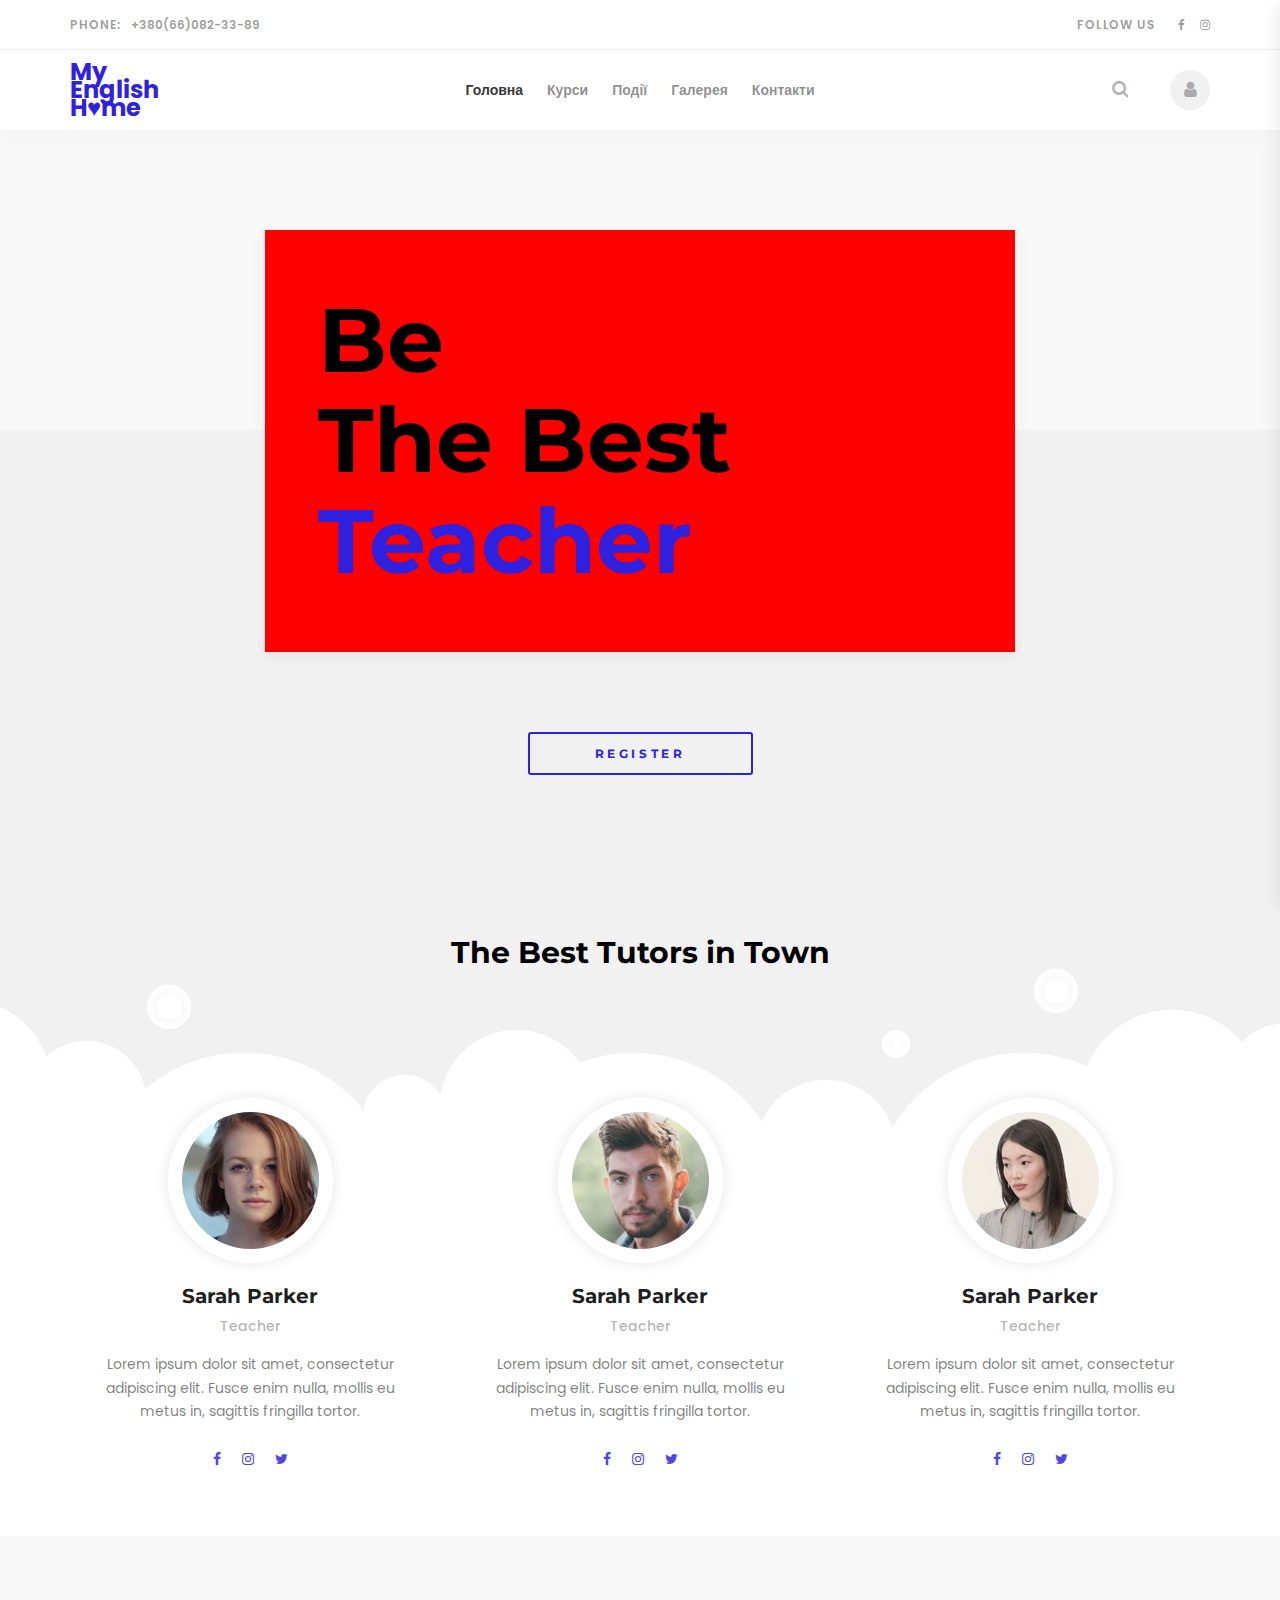
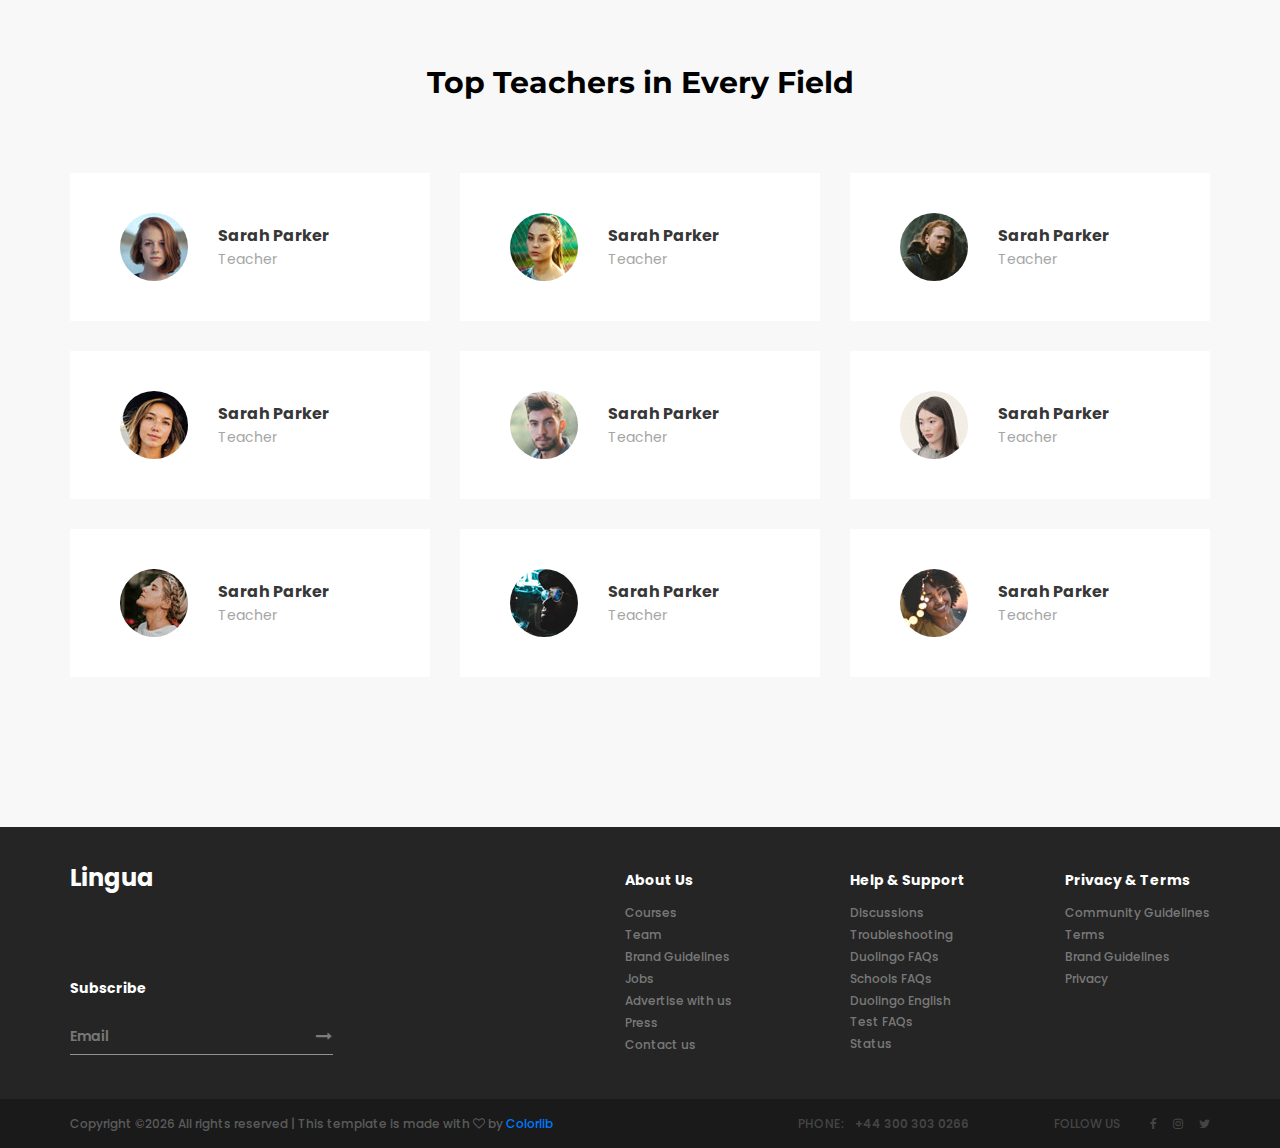
<file: instructors.html>
<!DOCTYPE html>
<html lang="en">
<head>
<title>Викладачі</title>
<meta charset="utf-8">
<meta http-equiv="X-UA-Compatible" content="IE=edge">
<meta name="description" content="Lingua project">
<meta name="viewport" content="width=device-width, initial-scale=1">
<link rel="stylesheet" type="text/css" href="styles/bootstrap4/bootstrap.min.css">
<link href="plugins/font-awesome-4.7.0/css/font-awesome.min.css" rel="stylesheet" type="text/css">
<link rel="stylesheet" type="text/css" href="plugins/OwlCarousel2-2.2.1/owl.carousel.css">
<link rel="stylesheet" type="text/css" href="plugins/OwlCarousel2-2.2.1/owl.theme.default.css">
<link rel="stylesheet" type="text/css" href="plugins/OwlCarousel2-2.2.1/animate.css">
<!-- <link href="plugins/video-js/video-js.css" rel="stylesheet" type="text/css"> -->
<link rel="stylesheet" type="text/css" href="styles/instructors.css">
<link rel="stylesheet" type="text/css" href="styles/instructors_responsive.css">
</head>
<body>

<div class="super_container">

	<!-- Header -->

	<header class="header">
			
		<!-- Top Bar -->
		<div class="top_bar">
			<div class="top_bar_container">
				<div class="container">
					<div class="row">
						<div class="col">
							<div class="top_bar_content d-flex flex-row align-items-center justify-content-start">
								<div class="top_bar_phone"><span class="top_bar_title">phone:</span>+380(66)082-33-89</div>
								<div class="top_bar_right ml-auto">
									<!-- Social -->
									<div class="top_bar_social">
										<span class="top_bar_title social_title">follow us</span>
										<ul>
											<li><a href="https://facebook.com/MyEnglishHomeBoryspil" target="_blank"><i class="fa fa-facebook" aria-hidden="true"></i></a></li>
											<li><a href="https://instagram.com/myenglishhomeboryspil?igshid=1knw3phmwxc2q" target="_blank"><i class="fa fa-instagram" aria-hidden="true"></i></a></li>
										</ul>
									</div>
								</div>
							</div>
						</div>
					</div>
				</div>
			</div>				
		</div>

		<!-- Header Content -->
		<div class="header_container">
			<div class="container">
				<div class="row">
					<div class="col">
						<div class="header_content d-flex flex-row align-items-center justify-content-start">
							<div class="logo_container mr-auto">
								<a href="#">
									<div class="logo_text">My English H&hearts;me</div>
								</a>
							</div>
							<nav class="main_nav_contaner">
								<ul class="main_nav">
									<li class="active"><a href="index.html">Головна</a></li>
									<li><a href="#courses">Курси</a></li>
									<li><a href="index.html#events">Події</a></li>
									<li><a href="blog.html">Галерея</a></li>
									<li><a href="contact.html">Контакти</a></li>
								</ul>
							</nav>
							<div class="header_content_right ml-auto text-right">
								<div class="header_search">
									<div class="search_form_container">
										<form action="#" id="search_form" class="search_form trans_400">
											<input type="search" class="header_search_input trans_400" placeholder="Type for Search" required="required">
											<div class="search_button">
												<i class="fa fa-search" aria-hidden="true"></i>
											</div>
										</form>
									</div>
								</div>
								<!-- Hamburger -->
								<div class="user"><a href="#"><i class="fa fa-user" aria-hidden="true"></i></a></div>
								<div class="hamburger menu_mm">
									<i class="fa fa-bars menu_mm" aria-hidden="true"></i>
								</div>
							</div>

						</div>
					</div>
				</div>
			</div>
		</div>

	</header>

	<!-- Menu -->

	<div class="menu d-flex flex-column align-items-end justify-content-start text-right menu_mm trans_400">
		<div class="menu_close_container"><div class="menu_close"><div></div><div></div></div></div>
		<div class="search">
			<form action="#" class="header_search_form menu_mm">
				<input type="search" class="search_input menu_mm" placeholder="Search" required="required">
				<button class="header_search_button d-flex flex-column align-items-center justify-content-center menu_mm">
					<i class="fa fa-search menu_mm" aria-hidden="true"></i>
				</button>
			</form>
		</div>
		<nav class="menu_nav">
			<ul class="menu_mm">
				<li class="menu_mm"><a href="index.html">Home</a></li>
				<li class="menu_mm"><a href="courses.html">Courses</a></li>
				<li class="menu_mm"><a href="instructors.html">Instructors</a></li>
				<li class="menu_mm"><a href="#">Events</a></li>
				<li class="menu_mm"><a href="blog.html">Blog</a></li>
				<li class="menu_mm"><a href="contact.html">Contact</a></li>
			</ul>
		</nav>
		<div class="menu_extra">
			<div class="menu_phone"><span class="menu_title">phone:</span>+44 300 303 0266</div>
			<div class="menu_social">
				<span class="menu_title">follow us</span>
				<ul>
					<li><a href="#"><i class="fa fa-facebook" aria-hidden="true"></i></a></li>
					<li><a href="#"><i class="fa fa-instagram" aria-hidden="true"></i></a></li>
					<li><a href="#"><i class="fa fa-twitter" aria-hidden="true"></i></a></li>
				</ul>
			</div>
		</div>
	</div>
	
	<!-- Home -->

	<div class="home"></div>

	<!-- Video -->

	<div class="video">
		<div class="container">
			<div class="row">
				<div class="col-lg-8 offset-lg-2">
					<div class="video_content">
						<div class="video_container_outer">
							<div class="video_overlay d-flex flex-column align-items-start justify-content-center">
								<div>Be</div><div>The Best</div><div>Teacher</div>
							</div>
							<div class="video_container">
								<video id="vid1" class="video-js vjs-default-skin" controls width="100%" height="100%" data-setup='{ "poster": "images/video.jpg", "techOrder": ["youtube"], "sources": [{ "type": "video/youtube", "src": "https://youtu.be/IV3ueyrp5M4"}], "youtube": { "iv_load_policy": 1 } }'>
								</video>
							</div>
						</div>
						<div class="register_button"><a href="#">register</a></div>
					</div>
				</div>
			</div>
		</div>
	</div>

	<!-- Instructors -->

	<div class="instructors">
		<div class="instructors_background" style="background-image:url(images/instructors_background.png)"></div>
		<div class="container">
			<div class="row">
				<div class="col">
					<h2 class="section_title text-center">The Best Tutors in Town</h2>
				</div>
			</div>
			<div class="row instructors_row">

				<!-- Instructor -->
				<div class="col-lg-4 instructor_col">
					<div class="instructor text-center">
						<div class="instructor_image_container">
							<div class="instructor_image"><img src="images/instructor_1.jpg" alt=""></div>
						</div>
						<div class="instructor_name"><a href="instructors.html">Sarah Parker</a></div>
						<div class="instructor_title">Teacher</div>
						<div class="instructor_text">
							<p>Lorem ipsum dolor sit amet, consectetur adipiscing elit. Fusce enim nulla, mollis eu metus in, sagittis fringilla tortor.</p>
						</div>
						<div class="instructor_social">
							<ul>
								<li><a href="#"><i class="fa fa-facebook" aria-hidden="true"></i></a></li>
								<li><a href="#"><i class="fa fa-instagram" aria-hidden="true"></i></a></li>
								<li><a href="#"><i class="fa fa-twitter" aria-hidden="true"></i></a></li>
							</ul>
						</div>
					</div>
				</div>

				<!-- Instructor -->
				<div class="col-lg-4 instructor_col">
					<div class="instructor text-center">
						<div class="instructor_image_container">
							<div class="instructor_image"><img src="images/instructor_2.jpg" alt=""></div>
						</div>
						<div class="instructor_name"><a href="instructors.html">Sarah Parker</a></div>
						<div class="instructor_title">Teacher</div>
						<div class="instructor_text">
							<p>Lorem ipsum dolor sit amet, consectetur adipiscing elit. Fusce enim nulla, mollis eu metus in, sagittis fringilla tortor.</p>
						</div>
						<div class="instructor_social">
							<ul>
								<li><a href="#"><i class="fa fa-facebook" aria-hidden="true"></i></a></li>
								<li><a href="#"><i class="fa fa-instagram" aria-hidden="true"></i></a></li>
								<li><a href="#"><i class="fa fa-twitter" aria-hidden="true"></i></a></li>
							</ul>
						</div>
					</div>
				</div>

				<!-- Instructor -->
				<div class="col-lg-4 instructor_col">
					<div class="instructor text-center">
						<div class="instructor_image_container">
							<div class="instructor_image"><img src="images/instructor_3.jpg" alt=""></div>
						</div>
						<div class="instructor_name"><a href="instructors.html">Sarah Parker</a></div>
						<div class="instructor_title">Teacher</div>
						<div class="instructor_text">
							<p>Lorem ipsum dolor sit amet, consectetur adipiscing elit. Fusce enim nulla, mollis eu metus in, sagittis fringilla tortor.</p>
						</div>
						<div class="instructor_social">
							<ul>
								<li><a href="#"><i class="fa fa-facebook" aria-hidden="true"></i></a></li>
								<li><a href="#"><i class="fa fa-instagram" aria-hidden="true"></i></a></li>
								<li><a href="#"><i class="fa fa-twitter" aria-hidden="true"></i></a></li>
							</ul>
						</div>
					</div>
				</div>

			</div>
		</div>
	</div>

	<!-- Top Teachers -->

	<div class="teachers">
		<div class="container">
			<div class="row">
				<div class="col">
					<h2 class="section_title text-center">Top Teachers in Every Field</h2>
				</div>
			</div>
			<div class="row teachers_row">

				<!-- Instructor -->
				<div class="col-lg-4 col-md-6">
					<div class="teacher d-flex flex-row align-items-center justify-content-start">
						<div class="teacher_image"><div><img src="images/instructor_4.jpg" alt=""></div></div>
						<div class="teacher_content">
							<div class="teacher_name"><a href="instructors.html">Sarah Parker</a></div>
							<div class="teacher_title">Teacher</div>
						</div>
					</div>
				</div>

				<!-- Instructor -->
				<div class="col-lg-4 col-md-6">
					<div class="teacher d-flex flex-row align-items-center justify-content-start">
						<div class="teacher_image"><div><img src="images/instructor_5.jpg" alt=""></div></div>
						<div class="teacher_content">
							<div class="teacher_name"><a href="instructors.html">Sarah Parker</a></div>
							<div class="teacher_title">Teacher</div>
						</div>
					</div>
				</div>

				<!-- Instructor -->
				<div class="col-lg-4 col-md-6">
					<div class="teacher d-flex flex-row align-items-center justify-content-start">
						<div class="teacher_image"><div><img src="images/instructor_6.jpg" alt=""></div></div>
						<div class="teacher_content">
							<div class="teacher_name"><a href="instructors.html">Sarah Parker</a></div>
							<div class="teacher_title">Teacher</div>
						</div>
					</div>
				</div>

				<!-- Instructor -->
				<div class="col-lg-4 col-md-6">
					<div class="teacher d-flex flex-row align-items-center justify-content-start">
						<div class="teacher_image"><div><img src="images/instructor_7.jpg" alt=""></div></div>
						<div class="teacher_content">
							<div class="teacher_name"><a href="instructors.html">Sarah Parker</a></div>
							<div class="teacher_title">Teacher</div>
						</div>
					</div>
				</div>

				<!-- Instructor -->
				<div class="col-lg-4 col-md-6">
					<div class="teacher d-flex flex-row align-items-center justify-content-start">
						<div class="teacher_image"><div><img src="images/instructor_8.jpg" alt=""></div></div>
						<div class="teacher_content">
							<div class="teacher_name"><a href="instructors.html">Sarah Parker</a></div>
							<div class="teacher_title">Teacher</div>
						</div>
					</div>
				</div>

				<!-- Instructor -->
				<div class="col-lg-4 col-md-6">
					<div class="teacher d-flex flex-row align-items-center justify-content-start">
						<div class="teacher_image"><div><img src="images/instructor_9.jpg" alt=""></div></div>
						<div class="teacher_content">
							<div class="teacher_name"><a href="instructors.html">Sarah Parker</a></div>
							<div class="teacher_title">Teacher</div>
						</div>
					</div>
				</div>

				<!-- Instructor -->
				<div class="col-lg-4 col-md-6">
					<div class="teacher d-flex flex-row align-items-center justify-content-start">
						<div class="teacher_image"><div><img src="images/instructor_10.jpg" alt=""></div></div>
						<div class="teacher_content">
							<div class="teacher_name"><a href="instructors.html">Sarah Parker</a></div>
							<div class="teacher_title">Teacher</div>
						</div>
					</div>
				</div>

				<!-- Instructor -->
				<div class="col-lg-4 col-md-6">
					<div class="teacher d-flex flex-row align-items-center justify-content-start">
						<div class="teacher_image"><div><img src="images/instructor_11.jpg" alt=""></div></div>
						<div class="teacher_content">
							<div class="teacher_name"><a href="instructors.html">Sarah Parker</a></div>
							<div class="teacher_title">Teacher</div>
						</div>
					</div>
				</div>

				<!-- Instructor -->
				<div class="col-lg-4 col-md-6">
					<div class="teacher d-flex flex-row align-items-center justify-content-start">
						<div class="teacher_image"><div><img src="images/instructor_12.jpg" alt=""></div></div>
						<div class="teacher_content">
							<div class="teacher_name"><a href="instructors.html">Sarah Parker</a></div>
							<div class="teacher_title">Teacher</div>
						</div>
					</div>
				</div>

			</div>
		</div>
	</div>

	<!-- Footer -->

	<footer class="footer">
		<div class="footer_body">
			<div class="container">
				<div class="row">

					<!-- Newsletter -->
					<div class="col-lg-3 footer_col">
						<div class="newsletter_container d-flex flex-column align-items-start justify-content-end">
							<div class="footer_logo mb-auto"><a href="#">Lingua</a></div>
							<div class="footer_title">Subscribe</div>
							<form action="#" id="newsletter_form" class="newsletter_form">
								<input type="email" class="newsletter_input" placeholder="Email" required="required">
								<button class="newsletter_button"><i class="fa fa-long-arrow-right" aria-hidden="true"></i></button>
							</form>
						</div>
					</div>

					<!-- About -->
					<div class="col-lg-2 offset-lg-3 footer_col">
						<div>
							<div class="footer_title">About Us</div>
							<ul class="footer_list">
								<li><a href="#">Courses</a></li>
								<li><a href="#">Team</a></li>
								<li><a href="#">Brand Guidelines</a></li>
								<li><a href="#">Jobs</a></li>
								<li><a href="#">Advertise with us</a></li>
								<li><a href="#">Press</a></li>
								<li><a href="#">Contact us</a></li>
							</ul>
						</div>
					</div>

					<!-- Help & Support -->
					<div class="col-lg-2 footer_col">
						<div class="footer_title">Help & Support</div>
						<ul class="footer_list">
							<li><a href="#">Discussions</a></li>
							<li><a href="#">Troubleshooting</a></li>
							<li><a href="#">Duolingo FAQs</a></li>
							<li><a href="#">Schools FAQs</a></li>
							<li><a href="#">Duolingo English Test FAQs</a></li>
							<li><a href="#">Status</a></li>
						</ul>
					</div>

					<!-- Privacy -->
					<div class="col-lg-2 footer_col clearfix">
						<div>
							<div class="footer_title">Privacy & Terms</div>
							<ul class="footer_list">
								<li><a href="#">Community Guidelines</a></li>
								<li><a href="#">Terms</a></li>
								<li><a href="#">Brand Guidelines</a></li>
								<li><a href="#">Privacy</a></li>
							</ul>
						</div>
					</div>

				</div>
			</div>
		</div>
		<div class="copyright">
			<div class="container">
				<div class="row">
					<div class="col">
						<div class="copyright_content d-flex flex-md-row flex-column align-items-md-center align-items-start justify-content-start">
							<div class="cr"><!-- Link back to Colorlib can't be removed. Template is licensed under CC BY 3.0. -->
Copyright &copy;<script>document.write(new Date().getFullYear());</script> All rights reserved | This template is made with <i class="fa fa-heart-o" aria-hidden="true"></i> by <a href="https://colorlib.com" target="_blank">Colorlib</a>
<!-- Link back to Colorlib can't be removed. Template is licensed under CC BY 3.0. --></div>
							<div class="cr_right ml-md-auto">
								<div class="footer_phone"><span class="cr_title">phone:</span>+44 300 303 0266</div>
								<div class="footer_social">
									<span class="cr_social_title">follow us</span>
									<ul>
										<li><a href="#"><i class="fa fa-facebook" aria-hidden="true"></i></a></li>
										<li><a href="#"><i class="fa fa-instagram" aria-hidden="true"></i></a></li>
										<li><a href="#"><i class="fa fa-twitter" aria-hidden="true"></i></a></li>
									</ul>
								</div>
							</div>
						</div>
					</div>
				</div>
			</div>
		</div>
	</footer>
</div>

<script src="js/jquery-3.2.1.min.js"></script>
<script src="styles/bootstrap4/popper.js"></script>
<script src="styles/bootstrap4/bootstrap.min.js"></script>
<script src="plugins/OwlCarousel2-2.2.1/owl.carousel.js"></script>
<script src="plugins/easing/easing.js"></script>
<script src="plugins/parallax-js-master/parallax.min.js"></script>
<script src="plugins/progressbar/progressbar.min.js"></script>
<script src="plugins/video-js/video.min.js"></script>
<script src="plugins/video-js/Youtube.min.js"></script>
<script src="js/instructors.js"></script>
</body>
</html>
</file>
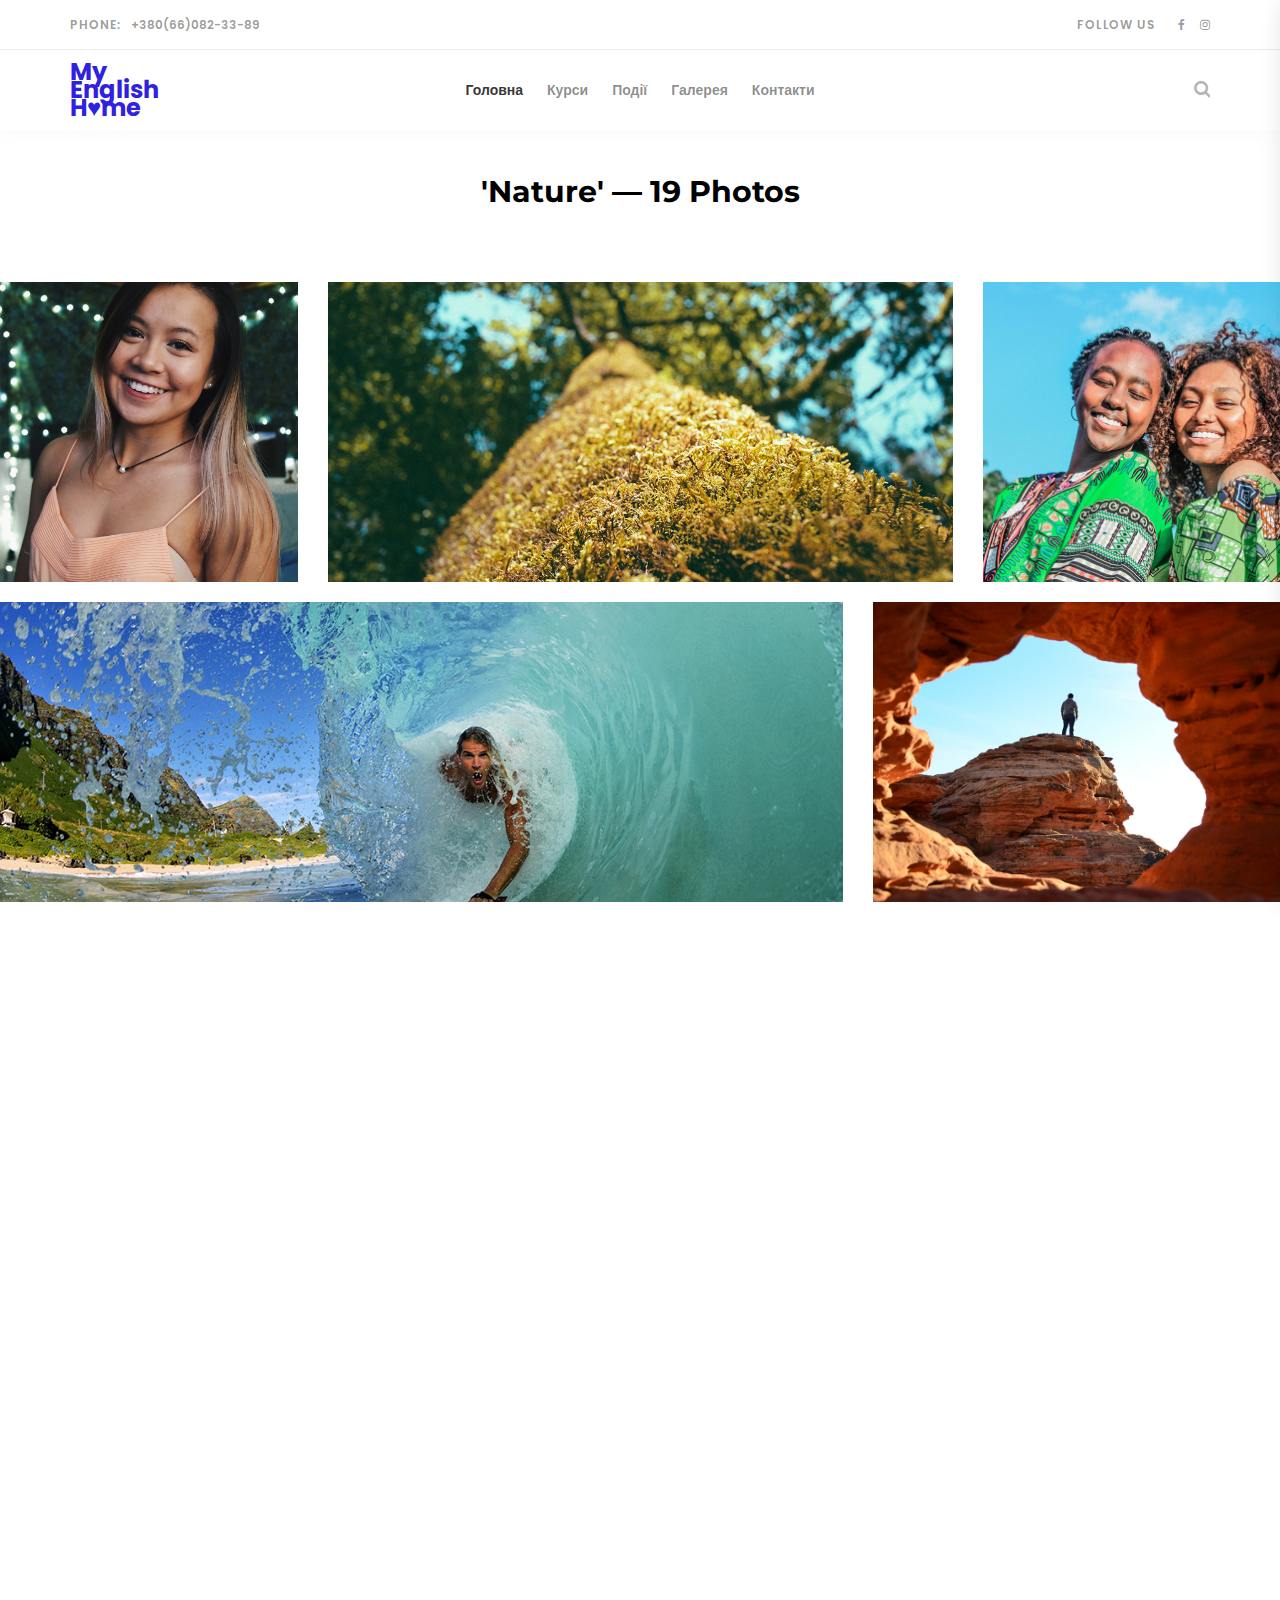
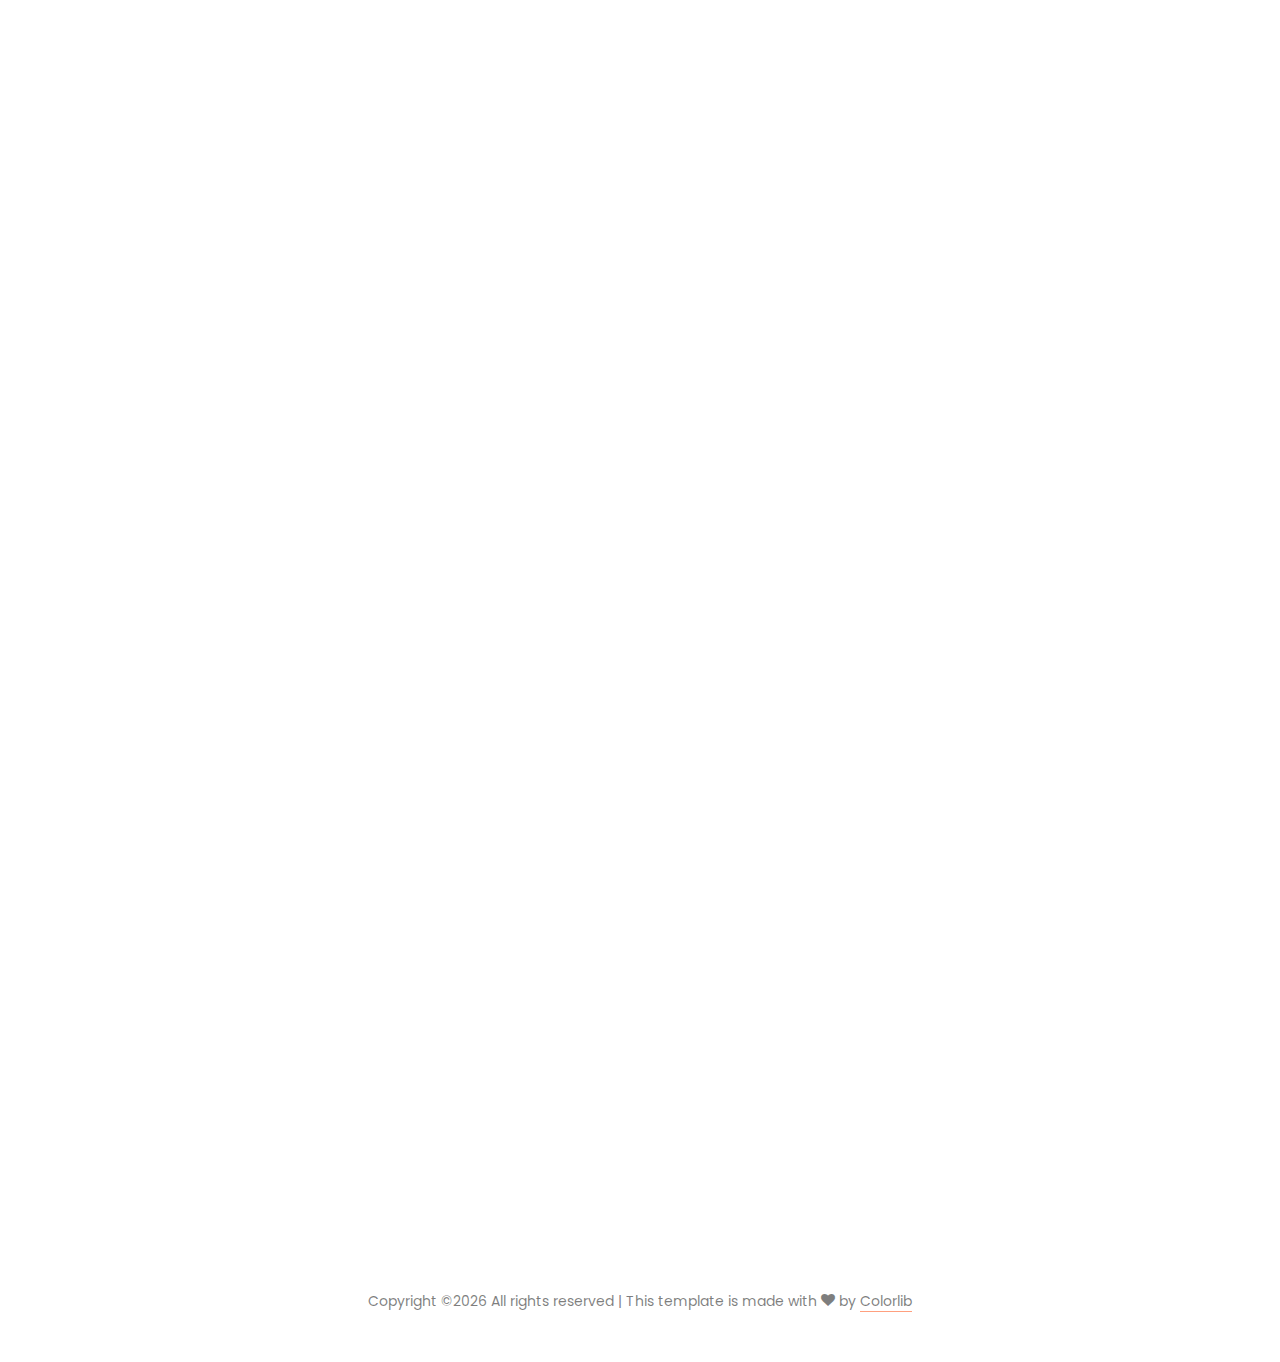
<file: single.html>
<!DOCTYPE html>
<html lang="en">
  <head>
    <title>Альбом</title>
    <meta charset="utf-8">
    <meta name="viewport" content="width=device-width, initial-scale=1, shrink-to-fit=no">

    <link href="https://fonts.googleapis.com/css?family=Quicksand:300,400,500,700,900" rel="stylesheet">
    <link rel="stylesheet" href="fonts/icomoon/style.css">

    <link rel="stylesheet" href="css/bootstrap.min.css">
    <link rel="stylesheet" href="css/magnific-popup.css">
    <link rel="stylesheet" href="css/jquery-ui.css">
    <link rel="stylesheet" href="css/owl.carousel.min.css">
    <link rel="stylesheet" href="css/owl.theme.default.min.css">

    <link rel="stylesheet" href="css/bootstrap-datepicker.css">

    <link rel="stylesheet" href="fonts/flaticon/font/flaticon.css">

    <link rel="stylesheet" href="css/aos.css">
    <link rel="stylesheet" href="css/fancybox.min.css">

    <link rel="stylesheet" href="css/style.css">
    <link rel="stylesheet" type="text/css" href="styles/bootstrap4/bootstrap.min.css">
    <link href="plugins/font-awesome-4.7.0/css/font-awesome.min.css" rel="stylesheet" type="text/css">
    <link rel="stylesheet" type="text/css" href="plugins/OwlCarousel2-2.2.1/owl.carousel.css">
    <link rel="stylesheet" type="text/css" href="plugins/OwlCarousel2-2.2.1/owl.theme.default.css">
    <link rel="stylesheet" type="text/css" href="plugins/OwlCarousel2-2.2.1/animate.css">
    <link rel="stylesheet" type="text/css" href="styles/main_styles.css">
    <link rel="stylesheet" type="text/css" href="styles/responsive.css">
    
  </head>
  <body>
  

  <div class="site-wrap">

  <div class="site-mobile-menu">
    <div class="site-mobile-menu-header">
      <div class="site-mobile-menu-close mt-3">
        <span class="icon-close2 js-menu-toggle"></span>
      </div>
    </div>
    <div class="site-mobile-menu-body"></div>
  </div>

  <!-- Header -->
  <header class="header">
      
    <!-- Top Bar -->
    <div class="top_bar">
      <div class="top_bar_container">
        <div class="container">
          <div class="row">
            <div class="col">
              <div class="top_bar_content d-flex flex-row align-items-center justify-content-start">
                <div class="top_bar_phone"><span class="top_bar_title">phone:</span>+380(66)082-33-89</div>
                <div class="top_bar_right ml-auto">
                  <!-- Social -->
                  <div class="top_bar_social">
                    <span class="top_bar_title social_title">follow us</span>
                    <ul>
                      <li><a href="https://facebook.com/MyEnglishHomeBoryspil" target="_blank"><i class="fa fa-facebook" aria-hidden="true"></i></a></li>
                      <li><a href="https://instagram.com/myenglishhomeboryspil?igshid=1knw3phmwxc2q" target="_blank"><i class="fa fa-instagram" aria-hidden="true"></i></a></li>
                    </ul>
                  </div>
                </div>
              </div>
            </div>
          </div>
        </div>
      </div>        
    </div>

    <!-- Header Content -->
    <div class="header_container">
      <div class="container">
        <div class="row">
          <div class="col">
            <div class="header_content d-flex flex-row align-items-center justify-content-start">
              <div class="logo_container mr-auto">
                <a href="index.html">
                  <div class="logo_text">My English H&hearts;me</div>
                </a>
              </div>
              <nav class="main_nav_contaner">
                <ul class="main_nav">
                  <li class="active"><a href="index.html">Головна</a></li>
                  <li><a href="index.html#courses">Курси</a></li>
                  <li><a href="index.html#events">Події</a></li>
                  <li><a href="blog.html">Галерея</a></li>
                  <li><a href="contact.html">Контакти</a></li>
                </ul>
              </nav>
              <div class="header_content_right ml-auto text-right">
                <div class="header_search">
                  <div class="search_form_container">
                    <form action="#" id="search_form" class="search_form trans_400">
                      <input type="search" class="header_search_input trans_400" placeholder="Type for Search" required="required">
                      <div class="search_button">
                        <i class="fa fa-search" aria-hidden="true"></i>
                      </div>
                    </form>
                  </div>
                </div>
                <!-- Hamburger -->
                <div class="hamburger menu_mm">
                  <i class="fa fa-bars menu_mm" aria-hidden="true"></i>
                </div>
              </div>

            </div>
          </div>
        </div>
      </div>
    </div>

  </header>
  <!-- Header -->

  <!-- Menu -->

  <div class="menu d-flex flex-column align-items-end justify-content-start text-right menu_mm trans_400">
    <div class="menu_close_container"><div class="menu_close"><div></div><div></div></div></div>
    <div class="search">
      <form action="#" class="header_search_form menu_mm">
        <input type="search" class="search_input menu_mm" placeholder="Search" required="required">
        <button class="header_search_button d-flex flex-column align-items-center justify-content-center menu_mm">
          <i class="fa fa-search menu_mm" aria-hidden="true"></i>
        </button>
      </form>
    </div>
    <nav class="menu_nav">
      <ul class="menu_mm">
        <li class="active"><a href="index.html">Головна</a></li>
        <li><a href="index.html#courses">Курси</a></li>
        <li><a href="#events">Події</a></li>
        <li><a href="blog.html">Галерея</a></li>
        <li><a href="contact.html">Контакти</a></li>
      </ul>
    </nav>
    <div class="menu_extra">
      <div class="menu_phone"><span class="menu_title">phone:</span>+380(66)082-33-89</div>
      <div class="menu_social">
        <span class="menu_title">follow us</span>
        <ul>
          <li><a href="https://facebook.com/MyEnglishHomeBoryspil" target="_blank"><i class="fa fa-facebook" aria-hidden="true"></i></a></li>
          <li><a href="https://instagram.com/myenglishhomeboryspil?igshid=1knw3phmwxc2q" target="_blank"><i class="fa fa-instagram" aria-hidden="true"></i></a></li>
        </ul>
      </div>
    </div>
  </div>

  <main class="main-content">
    <div class="container-fluid photos">

      <div class="row pt-4 mb-5 text-center">
        <div class="col-12">
          <h2 class="text-black mb-4">'Nature' &mdash; 19 Photos</h2>
        </div>
      </div>

      <div class="row align-items-stretch">
        
        <div class="col-6 col-md-6 col-lg-3" data-aos="fade-up">
          <a href="images/img_1.jpg" class="d-block photo-item" data-fancybox="gallery">
            <img src="images/img_1.jpg" alt="Image" class="img-fluid">
            <div class="photo-text-more">
              <span class="icon icon-search"></span>
            </div>
          </a>
        </div>
        <div class="col-6 col-md-6 col-lg-6" data-aos="fade-up" data-aos-delay="100">
          <a href="images/img_2.jpg" class="d-block photo-item" data-fancybox="gallery">
            <img src="images/img_2.jpg" alt="Image" class="img-fluid">
            <div class="photo-text-more">
              <span class="icon icon-search"></span>
            </div>
          </a>
        </div>
        <div class="col-6 col-md-6 col-lg-3" data-aos="fade-up" data-aos-delay="200">
          <a href="images/img_3.jpg" class="d-block photo-item" data-fancybox="gallery">
            <img src="images/img_3.jpg" alt="Image" class="img-fluid">
            <div class="photo-text-more">
              <span class="icon icon-search"></span>
            </div>
          </a>
        </div>

        <div class="col-6 col-md-6 col-lg-8" data-aos="fade-up">
          <a href="images/img_4.jpg" class="d-block photo-item" data-fancybox="gallery">
            <img src="images/img_4.jpg" alt="Image" class="img-fluid">
            <div class="photo-text-more">
              <span class="icon icon-search"></span>
            </div>
          </a>
        </div>
        <div class="col-6 col-md-6 col-lg-4" data-aos="fade-up" data-aos-delay="100">
          <a href="images/img_5.jpg" class="d-block photo-item" data-fancybox="gallery">
            <img src="images/img_5.jpg" alt="Image" class="img-fluid">
            <div class="photo-text-more">
              <span class="icon icon-search"></span>
            </div>
          </a>
        </div>

        <div class="col-6 col-md-6 col-lg-6" data-aos="fade-up">
          <a href="images/img_6.jpg" class="d-block photo-item" data-fancybox="gallery">
            <img src="images/img_6.jpg" alt="Image" class="img-fluid">
            <div class="photo-text-more">
              <span class="icon icon-search"></span>
            </div>
          </a>
        </div>
        <div class="col-6 col-md-6 col-lg-6" data-aos="fade-up" data-aos-delay="100">
          <a href="images/img_7.jpg" class="d-block photo-item" data-fancybox="gallery">
            <img src="images/img_7.jpg" alt="Image" class="img-fluid">
            <div class="photo-text-more">
              <span class="icon icon-search"></span>
            </div>
          </a>
        </div>


        <div class="col-6 col-md-6 col-lg-4" data-aos="fade-up">
          <a href="images/img_8.jpg" class="d-block photo-item" data-fancybox="gallery">
            <img src="images/img_8.jpg" alt="Image" class="img-fluid">
            <div class="photo-text-more">
              <span class="icon icon-search"></span>
            </div>
          </a>
        </div>
        <div class="col-6 col-md-6 col-lg-4" data-aos="fade-up" data-aos-delay="100">
          <a href="images/img_9.jpg" class="d-block photo-item" data-fancybox="gallery">
            <img src="images/img_9.jpg" alt="Image" class="img-fluid">
            <div class="photo-text-more">
              <span class="icon icon-search"></span>
            </div>
          </a>
        </div>
        <div class="col-6 col-md-6 col-lg-4" data-aos="fade-up" data-aos-delay="200">
          <a href="images/img_10.jpg" class="d-block photo-item" data-fancybox="gallery">
            <img src="images/img_10.jpg" alt="Image" class="img-fluid">
            <div class="photo-text-more">
              <span class="icon icon-search"></span>
            </div>
          </a>
        </div>


        <div class="col-6 col-md-6 col-lg-3" data-aos="fade-up">
          <a href="images/img_1.jpg" class="d-block photo-item" data-fancybox="gallery">
            <img src="images/img_1.jpg" alt="Image" class="img-fluid">
            <div class="photo-text-more">
              <span class="icon icon-search"></span>
            </div>
          </a>
        </div>
        <div class="col-6 col-md-6 col-lg-6" data-aos="fade-up" data-aos-delay="100">
          <a href="images/img_2.jpg" class="d-block photo-item" data-fancybox="gallery">
            <img src="images/img_2.jpg" alt="Image" class="img-fluid">
            <div class="photo-text-more">
              <span class="icon icon-search"></span>
            </div>
          </a>
        </div>
        <div class="col-6 col-md-6 col-lg-3" data-aos="fade-up" data-aos-delay="200">
          <a href="images/img_3.jpg" class="d-block photo-item" data-fancybox="gallery">
            <img src="images/img_3.jpg" alt="Image" class="img-fluid">
            <div class="photo-text-more">
              <span class="icon icon-search"></span>
            </div>
          </a>
        </div>

        <div class="col-6 col-md-6 col-lg-8" data-aos="fade-up">
          <a href="images/img_4.jpg" class="d-block photo-item" data-fancybox="gallery">
            <img src="images/img_4.jpg" alt="Image" class="img-fluid">
            <div class="photo-text-more">
              <span class="icon icon-search"></span>
            </div>
          </a>
        </div>
        <div class="col-6 col-md-6 col-lg-4" data-aos="fade-up" data-aos-delay="100">
          <a href="images/img_5.jpg" class="d-block photo-item" data-fancybox="gallery">
            <img src="images/img_5.jpg" alt="Image" class="img-fluid">
            <div class="photo-text-more">
              <span class="icon icon-search"></span>
            </div>
          </a>
        </div>

        <div class="col-6 col-md-6 col-lg-6" data-aos="fade-up">
          <a href="images/img_6.jpg" class="d-block photo-item" data-fancybox="gallery">
            <img src="images/img_6.jpg" alt="Image" class="img-fluid">
            <div class="photo-text-more">
              <span class="icon icon-search"></span>
            </div>
          </a>
        </div>
        <div class="col-6 col-md-6 col-lg-6" data-aos="fade-up" data-aos-delay="100">
          <a href="images/img_7.jpg" class="d-block photo-item" data-fancybox="gallery">
            <img src="images/img_7.jpg" alt="Image" class="img-fluid">
            <div class="photo-text-more">
              <span class="icon icon-search"></span>
            </div>
          </a>
        </div>


        <div class="col-6 col-md-6 col-lg-4" data-aos="fade-up">
          <a href="images/img_8.jpg" class="d-block photo-item" data-fancybox="gallery">
            <img src="images/img_8.jpg" alt="Image" class="img-fluid">
            <div class="photo-text-more">
              <span class="icon icon-search"></span>
            </div>
          </a>
        </div>
        <div class="col-6 col-md-6 col-lg-8" data-aos="fade-up" data-aos-delay="100">
          <a href="images/img_9.jpg" class="d-block photo-item" data-fancybox="gallery">
            <img src="images/img_9.jpg" alt="Image" class="img-fluid">
            <div class="photo-text-more">
              <span class="icon icon-search"></span>
            </div>
          </a>
        </div>
        

      </div>


      <div class="row justify-content-center">
        <div class="col-md-12 text-center py-5">
          <p>
        <!-- Link back to Colorlib can't be removed. Template is licensed under CC BY 3.0. -->
        Copyright &copy;<script>document.write(new Date().getFullYear());</script> All rights reserved | This template is made with <i class="icon-heart" aria-hidden="true"></i> by <a href="https://colorlib.com" target="_blank" >Colorlib</a>
        <!-- Link back to Colorlib can't be removed. Template is licensed under CC BY 3.0. -->
      </p>
        </div>
      </div>
    </div>
  </main>

</div> <!-- .site-wrap -->
  <script src="js/jquery-3.2.1.min.js"></script>
  <script src="styles/bootstrap4/popper.js"></script>
  <script src="styles/bootstrap4/bootstrap.min.js"></script>
  <script src="plugins/OwlCarousel2-2.2.1/owl.carousel.js"></script>
  <script src="plugins/easing/easing.js"></script>
  <script src="js/custom.js"></script>

  <script src="js/jquery-3.3.1.min.js"></script>
  <script src="js/jquery-migrate-3.0.1.min.js"></script>
  <script src="js/jquery-ui.js"></script>
  <script src="js/popper.min.js"></script>
  <script src="js/bootstrap.min.js"></script>
  <script src="js/owl.carousel.min.js"></script>
  <script src="js/jquery.stellar.min.js"></script>
  <script src="js/jquery.countdown.min.js"></script>
  <script src="js/jquery.magnific-popup.min.js"></script>
  <script src="js/bootstrap-datepicker.min.js"></script>
  <script src="js/aos.js"></script>

  <script src="js/jquery.fancybox.min.js"></script>

  <script src="js/main.js"></script>
    
  </body>
</html>
</file>
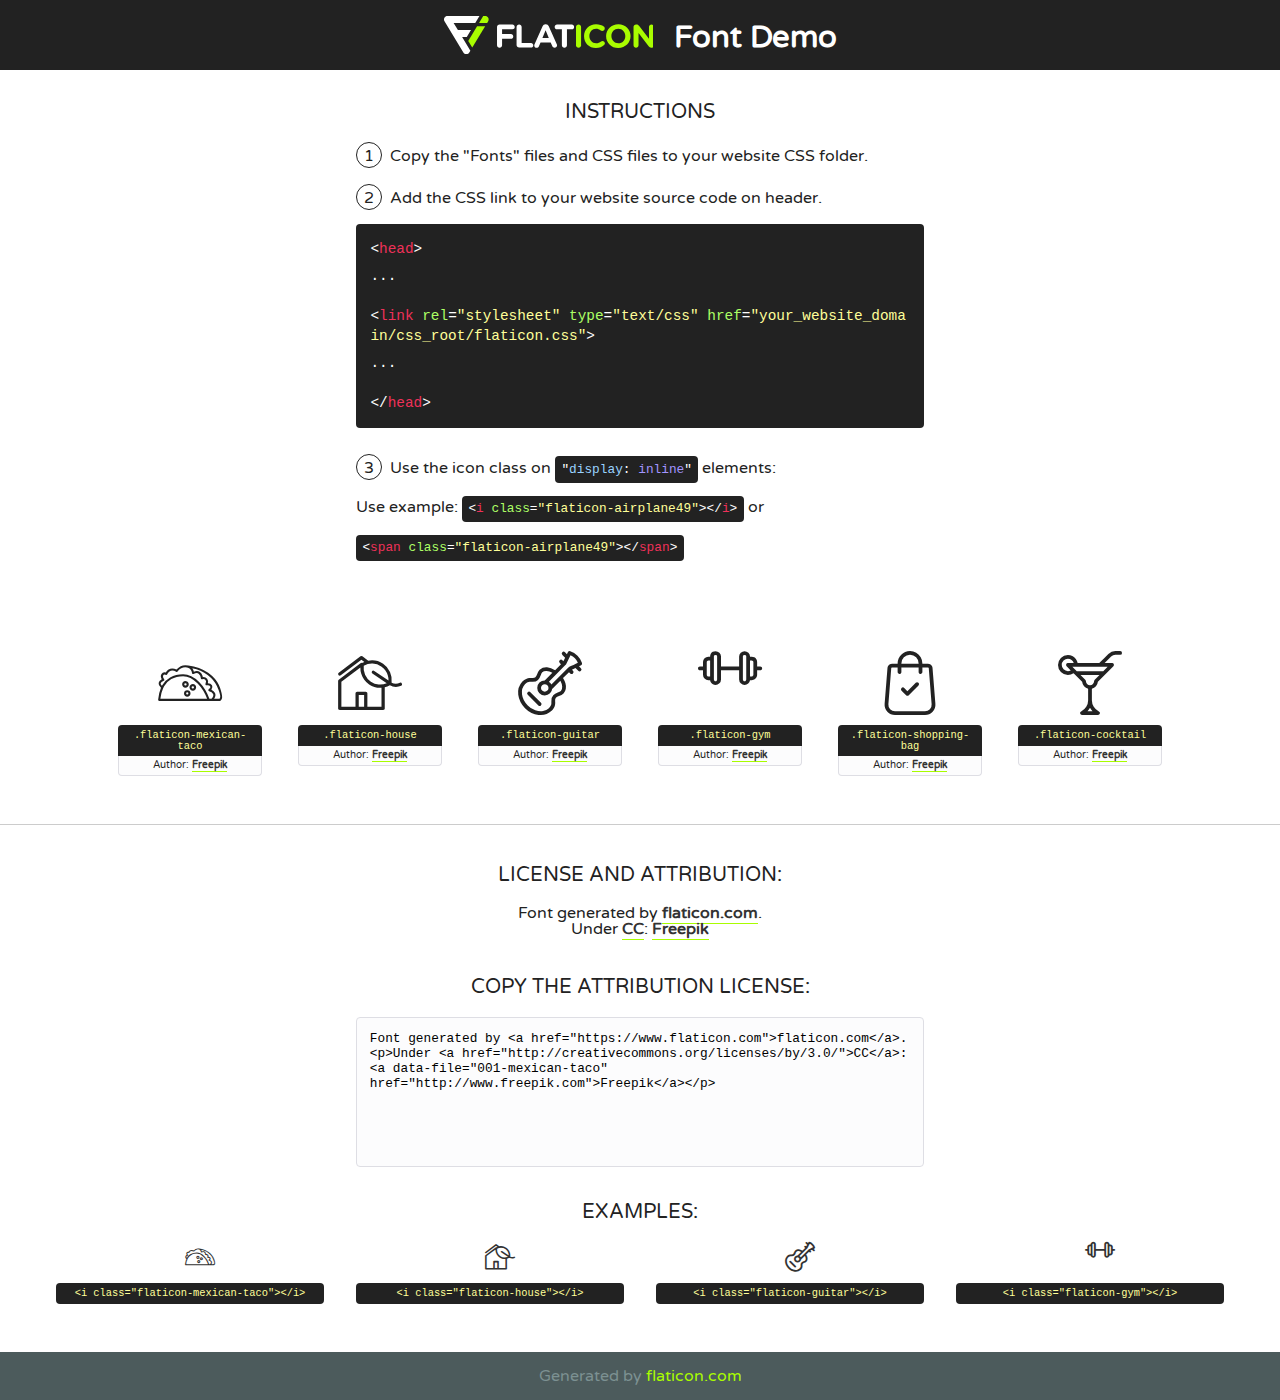
<file: fonts/flaticon/font/flaticon.html>
<!DOCTYPE html>
<!--
  Flaticon icon font: Flaticon
  Creation date: 11/02/2019 11:47
-->
<html>
<!DOCTYPE html>
<html>

<head>
    <title>Flaticon WebFont</title>
    <link href="http://fonts.googleapis.com/css?family=Varela+Round" rel="stylesheet" type="text/css" />
    <link rel="stylesheet" type="text/css" href="flaticon.css">
    <meta charset="UTF-8">
    <style>
    html, body, div, span, applet, object, iframe,
    h1, h2, h3, h4, h5, h6, p, blockquote, pre,
    a, abbr, acronym, address, big, cite, code,
    del, dfn, em, img, ins, kbd, q, s, samp,
    small, strike, strong, sub, sup, tt, var,
    b, u, i, center,
    dl, dt, dd, ol, ul, li,
    fieldset, form, label, legend,
    table, caption, tbody, tfoot, thead, tr, th, td,
    article, aside, canvas, details, embed, 
    figure, figcaption, footer, header, hgroup, 
    menu, nav, output, ruby, section, summary,
    time, mark, audio, video {
        margin: 0;
        padding: 0;
        border: 0;
        font-size: 100%;
        font: inherit;
        vertical-align: baseline;
    }
    /* HTML5 display-role reset for older browsers */
    article, aside, details, figcaption, figure, 
    footer, header, hgroup, menu, nav, section {
        display: block;
    }
    body {
        line-height: 1;
    }
    ol, ul {
        list-style: none;
    }
    blockquote, q {
        quotes: none;
    }
    blockquote:before, blockquote:after,
    q:before, q:after {
        content: '';
        content: none;
    }
    table {
        border-collapse: collapse;
        border-spacing: 0;
    }
    body {
        font-family: 'Varela Round', Helvetica, Arial, sans-serif;
        font-size: 16px;
        color: #222;
    }
    a {
        color: #333;
        border-bottom: 1px solid #a9fd00;
        font-weight: bold;
        text-decoration: none;
    }
    * {
        -moz-box-sizing: border-box;
        -webkit-box-sizing: border-box;
        box-sizing: border-box;
        margin: 0;
        padding: 0;
    }
    [class^="flaticon-"]:before, [class*=" flaticon-"]:before, [class^="flaticon-"]:after, [class*=" flaticon-"]:after {
        font-family: Flaticon;
        font-size: 30px;
        font-style: normal;
        margin-left: 20px;
        color: #333;
    }
    .wrapper {
        max-width: 600px;
        margin: auto;
        padding: 0 1em;
    }
    .title {
        font-size: 1.25em;
        text-align: center;
        margin-bottom: 1em;
        text-transform: uppercase;
    }
    header {
        text-align: center;
        background-color: #222;
        color: #fff;
        padding: 1em;
    }
    header .logo {
        width: 210px;
        height: 38px;
        display: inline-block;
        vertical-align: middle;
        margin-right: 1em;
        border: none;
    }
    header strong {
        font-size: 1.95em;
        font-weight: bold;
        vertical-align: middle;
        margin-top: 5px;
        display: inline-block;
    }
    .demo {
        margin: 2em auto;
        line-height: 1.25em;
    }
    .demo ul li {
        margin-bottom: 1em;
    }
    .demo ul li .num {
        color: #222;
        border-radius: 20px;
        display: inline-block;
        width: 26px;
        padding: 3px;
        height: 26px;
        text-align: center;
        margin-right: 0.5em;
        border: 1px solid #222;
    }
    .demo ul li code {
        background-color: #222;
        border-radius: 4px;
        padding: 0.25em 0.5em;
        display: inline-block;
        color: #fff;
        font-family: Consolas,Monaco,Lucida Console,Liberation Mono,DejaVu Sans Mono,Bitstream Vera Sans Mono,Courier New, monospace;
        font-weight: lighter;
        margin-top: 1em;
        font-size: 0.8em;
        word-break: break-all;
    }
    .demo ul li code.big {
        padding: 1em;
        font-size: 0.9em;
    }
    .demo ul li code .red {
        color: #EF3159;
    }
    .demo ul li code .green {
        color: #ACFF65;
    }
    .demo ul li code .yellow {
        color: #FFFF99;
    }
    .demo ul li code .blue {
        color: #99D3FF;
    }
    .demo ul li code .purple {
        color: #A295FF;
    }
    .demo ul li code .dots {
        margin-top: 0.5em;
        display: block;
    }
    #glyphs {
        border-bottom: 1px solid #ccc;
        padding: 2em 0;
        text-align: center;
    }
    .glyph {
        display: inline-block;
        width: 9em;
        margin: 1em;
        text-align: center;
        vertical-align: top;
        background: #FFF;
    }
    .glyph .glyph-icon {
        padding: 10px;
        display: block;
        font-family:"Flaticon";
        font-size: 64px;
        line-height: 1;
    }
    .glyph .glyph-icon:before {
        font-size: 64px;
        color: #222;
        margin-left: 0;
    }
    .class-name {
        font-size: 0.65em;
        background-color: #222;
        color: #fff;
        border-radius: 4px 4px 0 0;
        padding: 0.5em;
        color: #FFFF99;
        font-family: Consolas,Monaco,Lucida Console,Liberation Mono,DejaVu Sans Mono,Bitstream Vera Sans Mono,Courier New, monospace;
    }
    .author-name {
        font-size: 0.6em;
        background-color: #fcfcfd;
        border: 1px solid #DEDEE4;
        border-top: 0;
        border-radius: 0 0 4px 4px;
        padding: 0.5em;
    }
    .class-name:last-child {
        font-size: 10px;
        color:#888;
    }
    .class-name:last-child a {
        font-size: 10px;
        color:#555;
    }
    .class-name:last-child a:hover {
        color:#a9fd00;
    }
    .glyph > input {
        display: block;
        width: 100px;
        margin: 5px auto;
        text-align: center;
        font-size: 12px;
        cursor: text;
    }
    .glyph > input.icon-input {
        font-family:"Flaticon";
        font-size: 16px;
        margin-bottom: 10px;
    }
    .attribution .title {
        margin-top: 2em;
    }
    .attribution textarea {
        background-color: #fcfcfd;
        padding: 1em;
        border: none;
        box-shadow: none;
        border: 1px solid #DEDEE4;
        border-radius: 4px;
        resize: none;
        width: 100%;
        height: 150px;
        font-size: 0.8em;
        font-family: Consolas,Monaco,Lucida Console,Liberation Mono,DejaVu Sans Mono,Bitstream Vera Sans Mono,Courier New, monospace;
        -webkit-appearance: none;
    }
    .iconsuse {
        margin: 2em auto;
        text-align: center;
        max-width: 1200px;
    }
    .iconsuse:after {
        content: '';
        display: table;
        clear: both;
    }
    .iconsuse .image {
        float: left;
        width: 25%;
        padding: 0 1em;
    }
    .iconsuse .image p {
        margin-bottom: 1em;
    }
    .iconsuse .image span {
        display: block;
        font-size: 0.65em;
        background-color: #222;
        color: #fff;
        border-radius: 4px;
        padding: 0.5em;
        color: #FFFF99;
        margin-top: 1em;
        font-family: Consolas,Monaco,Lucida Console,Liberation Mono,DejaVu Sans Mono,Bitstream Vera Sans Mono,Courier New, monospace;
    }
    #footer {
        text-align: center;
        background-color: #4C5B5C;
        color: #7c9192;
        padding: 1em;
    }
    #footer a {
        border: none;
        color: #a9fd00;
        font-weight: normal;
    }
    @media (max-width: 960px) {
        .iconsuse .image {
            width: 50%;
        }
    }
    @media (max-width: 560px) {
        .iconsuse .image {
            width: 100%;
        }
    }
    </style>
</head>

<body class="characters-off">

    <header>
        <a href="https://www.flaticon.com" target="_blank" class="logo">
            <svg version="1.1" xmlns="http://www.w3.org/2000/svg" xmlns:xlink="http://www.w3.org/1999/xlink" xmlns:a="http://ns.adobe.com/AdobeSVGViewerExtensions/3.0/" viewBox="0 0 560.875 102.036" enable-background="new 0 0 560.875 102.036" xml:space="preserve">
                <defs>
                </defs>
                <g>
                    <g class="letters">
                        <path fill="#ffffff" d="M141.596,29.675c0-3.777,2.985-6.767,6.764-6.767h34.438c3.426,0,6.15,2.728,6.15,6.15
                        c0,3.43-2.724,6.149-6.15,6.149h-27.674v13.091h23.719c3.429,0,6.151,2.724,6.151,6.15c0,3.43-2.723,6.149-6.151,6.149h-23.719
                        v17.574c0,3.773-2.986,6.761-6.764,6.761c-3.779,0-6.764-2.989-6.764-6.761V29.675z"></path>
                        <path fill="#ffffff" d="M193.844,29.149c0-3.781,2.985-6.767,6.764-6.767c3.776,0,6.763,2.985,6.763,6.767v42.957h25.039
                        c3.426,0,6.149,2.726,6.149,6.153c0,3.425-2.723,6.15-6.149,6.15h-31.802c-3.779,0-6.764-2.986-6.764-6.768V29.149z"></path>
                        <path fill="#ffffff" d="M241.891,75.71l21.438-48.407c1.492-3.341,4.215-5.357,7.906-5.357h0.792
                        c3.686,0,6.323,2.017,7.815,5.357l21.439,48.407c0.436,0.967,0.701,1.845,0.701,2.723c0,3.602-2.809,6.501-6.414,6.501
                        c-3.161,0-5.269-1.845-6.499-4.655l-4.132-9.661h-27.059l-4.301,10.102c-1.144,2.631-3.426,4.214-6.237,4.214
                        c-3.517,0-6.24-2.81-6.24-6.325C241.1,77.64,241.451,76.677,241.891,75.71z M279.932,58.666l-8.521-20.297l-8.526,20.297H279.932
                        z"></path>
                        <path fill="#ffffff" d="M314.864,35.387H301.86c-3.429,0-6.239-2.813-6.239-6.238c0-3.429,2.811-6.24,6.239-6.24h39.533
                        c3.426,0,6.237,2.811,6.237,6.24c0,3.425-2.811,6.238-6.237,6.238h-13.001v42.785c0,3.773-2.99,6.761-6.764,6.761
                        c-3.779,0-6.764-2.989-6.764-6.761V35.387z"></path>
                        <path fill="#A9FD00" d="M352.615,29.149c0-3.781,2.985-6.767,6.767-6.767c3.774,0,6.761,2.985,6.761,6.767v49.024
                        c0,3.773-2.987,6.761-6.761,6.761c-3.781,0-6.767-2.989-6.767-6.761V29.149z"></path>
                        <path fill="#A9FD00" d="M374.132,53.836v-0.179c0-17.481,13.178-31.801,32.065-31.801c9.22,0,15.459,2.458,20.557,6.238
                        c1.402,1.054,2.637,2.985,2.637,5.357c0,3.692-2.985,6.59-6.681,6.59c-1.845,0-3.071-0.702-4.044-1.319
                        c-3.776-2.813-7.729-4.393-12.562-4.393c-10.364,0-17.831,8.611-17.831,19.154v0.173c0,10.542,7.291,19.329,17.831,19.329
                        c5.715,0,9.492-1.756,13.359-4.834c1.049-0.874,2.458-1.491,4.039-1.491c3.429,0,6.325,2.813,6.325,6.236
                        c0,2.106-1.056,3.78-2.282,4.834c-5.539,4.834-12.036,7.733-21.878,7.733C387.572,85.464,374.132,71.493,374.132,53.836z"></path>
                        <path fill="#A9FD00" d="M433.009,53.836v-0.179c0-17.481,13.79-31.801,32.766-31.801c18.981,0,32.592,14.143,32.592,31.628v0.173
                        c0,17.483-13.785,31.807-32.769,31.807C446.625,85.464,433.009,71.32,433.009,53.836z M484.224,53.836v-0.179
                        c0-10.539-7.725-19.326-18.626-19.326c-10.893,0-18.449,8.611-18.449,19.154v0.173c0,10.542,7.73,19.329,18.626,19.329
                        C476.676,72.986,484.224,64.378,484.224,53.836z"></path>
                        <path fill="#A9FD00" d="M506.233,29.321c0-3.774,2.99-6.763,6.767-6.763h1.401c3.252,0,5.183,1.583,7.029,3.953l26.093,34.265
                        V29.059c0-3.692,2.99-6.677,6.681-6.677c3.683,0,6.671,2.985,6.671,6.677v48.934c0,3.78-2.987,6.765-6.764,6.765h-0.436
                        c-3.257,0-5.188-1.581-7.034-3.953l-27.056-35.492v32.944c0,3.687-2.985,6.676-6.678,6.676c-3.683,0-6.673-2.989-6.673-6.676
                        V29.321z"></path>
                    </g>
                    <g class="insignia">
                        <path fill="#ffffff" d="M48.372,56.137h12.517l11.156-18.537H37.186L25.688,18.539h57.825L94.668,0H9.271
                        C5.925,0,2.842,1.801,1.198,4.716c-1.644,2.907-1.593,6.482,0.134,9.343l50.38,83.501c1.678,2.781,4.689,4.476,7.938,4.476
                        c3.246,0,6.257-1.695,7.935-4.476l2.898-4.804L48.372,56.137z"></path>
                        <g class="i">
                            <path fill="#A9FD00" d="M93.575,18.539h0.031v0.004l21.652,0.004l2.705-4.488c1.727-2.861,1.778-6.436,0.133-9.343
                            C116.454,1.801,113.371,0,110.026,0h-5.294L93.575,18.539z"></path>
                            <polygon fill="#A9FD00" points="88.291,27.356 64.725,66.486 75.519,84.404 109.942,27.356"></polygon>
                        </g>
                    </g>
                </g>
            </svg>
        </a>
        <strong>Font Demo</strong>
    </header>


    <section class="demo wrapper">

        <p class="title">Instructions</p>

        <ul>
            <li>
                <span class="num">1</span>Copy the "Fonts" files and CSS files to your website CSS folder.
            </li>
            <li>
                <span class="num">2</span>Add the CSS link to your website source code on header.
                <code class="big">
                    &lt;<span class="red">head</span>&gt;
                    <br/><span class="dots">...</span>
                    <br/>&lt;<span class="red">link</span> <span class="green">rel</span>=<span class="yellow">"stylesheet"</span> <span class="green">type</span>=<span class="yellow">"text/css"</span> <span class="green">href</span>=<span class="yellow">"your_website_domain/css_root/flaticon.css"</span>&gt;
                    <br/><span class="dots">...</span>
                    <br/>&lt;/<span class="red">head</span>&gt;
                </code>
            </li>

            <li>
                <p>
                    <span class="num">3</span>Use the icon class on <code>"<span class="blue">display</span>:<span class="purple"> inline</span>"</code> elements:
                    <br />
                    Use example: <code>&lt;<span class="red">i</span> <span class="green">class</span>=<span class="yellow">&quot;flaticon-airplane49&quot;</span>&gt;&lt;/<span class="red">i</span>&gt;</code> or <code>&lt;<span class="red">span</span> <span class="green">class</span>=<span class="yellow">&quot;flaticon-airplane49&quot;</span>&gt;&lt;/<span class="red">span</span>&gt;</code>
            </li>
        </ul>

    </section>




   <section id="glyphs">          
    
      
        <div class="glyph"><div class="glyph-icon flaticon-mexican-taco"></div>
            <div class="class-name">.flaticon-mexican-taco</div>
            <div class="author-name">Author: <a data-file="001-mexican-taco" href="http://www.freepik.com">Freepik</a> </div> 
        </div>        
        
        <div class="glyph"><div class="glyph-icon flaticon-house"></div>
            <div class="class-name">.flaticon-house</div>
            <div class="author-name">Author: <a data-file="002-house" href="http://www.freepik.com">Freepik</a> </div> 
        </div>        
        
        <div class="glyph"><div class="glyph-icon flaticon-guitar"></div>
            <div class="class-name">.flaticon-guitar</div>
            <div class="author-name">Author: <a data-file="003-guitar" href="http://www.freepik.com">Freepik</a> </div> 
        </div>        
        
        <div class="glyph"><div class="glyph-icon flaticon-gym"></div>
            <div class="class-name">.flaticon-gym</div>
            <div class="author-name">Author: <a data-file="004-gym" href="http://www.freepik.com">Freepik</a> </div> 
        </div>        
        
        <div class="glyph"><div class="glyph-icon flaticon-shopping-bag"></div>
            <div class="class-name">.flaticon-shopping-bag</div>
            <div class="author-name">Author: <a data-file="005-shopping-bag" href="http://www.freepik.com">Freepik</a> </div> 
        </div>        
        
        <div class="glyph"><div class="glyph-icon flaticon-cocktail"></div>
            <div class="class-name">.flaticon-cocktail</div>
            <div class="author-name">Author: <a data-file="006-cocktail" href="http://www.freepik.com">Freepik</a> </div> 
        </div>        
        

    </section>



    <section class="attribution wrapper"   style="text-align:center;">

      <div class="title">License and attribution:</div><div class="attrDiv">Font generated by <a href="https://www.flaticon.com">flaticon.com</a>. <div><p>Under <a href="http://creativecommons.org/licenses/by/3.0/">CC</a>: <a data-file="001-mexican-taco" href="http://www.freepik.com">Freepik</a></p>  </div>
      </div>
      <div class="title">Copy the Attribution License:</div>

    <textarea onclick="this.focus();this.select();">Font generated by &lt;a href=&quot;https://www.flaticon.com&quot;&gt;flaticon.com&lt;/a&gt;. <p>Under <a href="http://creativecommons.org/licenses/by/3.0/">CC</a>: <a data-file="001-mexican-taco" href="http://www.freepik.com">Freepik</a></p>  
     </textarea>

    </section>

    <section class="iconsuse">

          <div class="title">Examples:</div>            
             
            <div class="image">
                <p>
                    <i class="glyph-icon flaticon-mexican-taco"></i> 
                    <span>&lt;i class=&quot;flaticon-mexican-taco&quot;&gt;&lt;/i&gt;</span>
                </p>
            </div>
            
            <div class="image">
                <p>
                    <i class="glyph-icon flaticon-house"></i> 
                    <span>&lt;i class=&quot;flaticon-house&quot;&gt;&lt;/i&gt;</span>
                </p>
            </div>
            
            <div class="image">
                <p>
                    <i class="glyph-icon flaticon-guitar"></i> 
                    <span>&lt;i class=&quot;flaticon-guitar&quot;&gt;&lt;/i&gt;</span>
                </p>
            </div>
            
            <div class="image">
                <p>
                    <i class="glyph-icon flaticon-gym"></i> 
                    <span>&lt;i class=&quot;flaticon-gym&quot;&gt;&lt;/i&gt;</span>
                </p>
            </div>
                       
        </div>
                            
    </section>

<div id="footer">
    <div>Generated by <a href="https://www.flaticon.com">flaticon.com</a>
    </div>
</div>



</body>
</html>
</file>
<file: styles/main_styles.css>
@charset "utf-8";
/* CSS Document */

/******************************

[Table of Contents]

1. Fonts
2. Body and some general stuff
3. Header
	3.1 Top Bar
	3.2 Header Content
	3.3 Logo
	3.4 Main Nav
	3.5 Hamburger
4. Menu
5. Home
6. Language
7. Courses
8. Instructors
9. Register
10. Events
11. Blog
12. Footer



******************************/

/***********
1. Fonts
***********/

@import url('https://fonts.googleapis.com/css?family=Montserrat:400,500,600,700,800,900|Poppins:300,400,500,600,700,800,900');

/*********************************
2. Body and some general stuff
*********************************/

*
{
	margin: 0;
	padding: 0;
	-webkit-font-smoothing: antialiased;
	-webkit-text-shadow: rgba(0,0,0,.01) 0 0 1px;
	text-shadow: rgba(0,0,0,.01) 0 0 1px;
}
body
{
	font-family: 'Poppins', sans-serif;
	font-size: 14px;
	font-weight: 400;
	background: #FFFFFF;
	color: #a5a5a5;
}
div
{
	display: block;
	position: relative;
	-webkit-box-sizing: border-box;
    -moz-box-sizing: border-box;
    box-sizing: border-box;
}
ul
{
	list-style: none;
	margin-bottom: 0px;
}
p
{
	font-family: 'Poppins', sans-serif;
	font-size: 14px;
	line-height: 1.71;
	font-weight: 400;
	color: rgba(0,0,0,0.5);
	-webkit-font-smoothing: antialiased;
	-webkit-text-shadow: rgba(0,0,0,.01) 0 0 1px;
	text-shadow: rgba(0,0,0,.01) 0 0 1px;
}
p a
{
	display: inline;
	position: relative;
	color: inherit;
	border-bottom: solid 1px #ffa07f;
	-webkit-transition: all 200ms ease;
	-moz-transition: all 200ms ease;
	-ms-transition: all 200ms ease;
	-o-transition: all 200ms ease;
	transition: all 200ms ease;
}
p:last-of-type
{
	margin-bottom: 0;
}
a, a:hover, a:visited, a:active, a:link
{
	text-decoration: none;
	-webkit-font-smoothing: antialiased;
	-webkit-text-shadow: rgba(0,0,0,.01) 0 0 1px;
	text-shadow: rgba(0,0,0,.01) 0 0 1px;
}
p a:active
{
	position: relative;
	color: #FF6347;
}
p a:hover
{
	color: #FFFFFF;
	background: #ffa07f;
}
p a:hover::after
{
	opacity: 0.2;
}
::selection
{
	
}
p::selection
{
	
}
h1{font-size: 40px;}
h2{font-size: 30px;}
h3{font-size: 24px;}
h4{font-size: 18px;}
h5{font-size: 14px;}
h1, h2, h3, h4, h5, h6
{
	font-family: 'Montserrat', sans-serif;
	font-weight: 700;
	color: #000000;
	-webkit-font-smoothing: antialiased;
	-webkit-text-shadow: rgba(0,0,0,.01) 0 0 1px;
	text-shadow: rgba(0,0,0,.01) 0 0 1px;
}
h1::selection, 
h2::selection, 
h3::selection, 
h4::selection, 
h5::selection, 
h6::selection
{
	
}
.form-control
{
	color: #db5246;
}
section
{
	display: block;
	position: relative;
	box-sizing: border-box;
}
.clear
{
	clear: both;
}
.clearfix::before, .clearfix::after
{
	content: "";
	display: table;
}
.clearfix::after
{
	clear: both;
}
.clearfix
{
	zoom: 1;
}
.float_left
{
	float: left;
}
.float_right
{
	float: right;
}
.trans_200
{
	-webkit-transition: all 200ms ease;
	-moz-transition: all 200ms ease;
	-ms-transition: all 200ms ease;
	-o-transition: all 200ms ease;
	transition: all 200ms ease;
}
.trans_300
{
	-webkit-transition: all 300ms ease;
	-moz-transition: all 300ms ease;
	-ms-transition: all 300ms ease;
	-o-transition: all 300ms ease;
	transition: all 300ms ease;
}
.trans_400
{
	-webkit-transition: all 400ms ease;
	-moz-transition: all 400ms ease;
	-ms-transition: all 400ms ease;
	-o-transition: all 400ms ease;
	transition: all 400ms ease;
}
.trans_500
{
	-webkit-transition: all 500ms ease;
	-moz-transition: all 500ms ease;
	-ms-transition: all 500ms ease;
	-o-transition: all 500ms ease;
	transition: all 500ms ease;
}
.fill_height
{
	height: 100%;
}
.super_container
{
	width: 100%;
	overflow: hidden;
}
.prlx_parent
{
	overflow: hidden;
}
.prlx
{
	height: 130% !important;
}
.parallax-window
{
    min-height: 400px;
    background: transparent;
}
.nopadding
{
	padding: 0px !important;
}

/*********************************
3. Header
*********************************/

.header
{
	position: fixed;
	top: 0;
	left: 0;
	width: 100%;
	z-index: 100;
	box-shadow: 0px 5px 20px rgba(0,0,0,0.025);
	-webkit-transition: all 200ms ease;
	-moz-transition: all 200ms ease;
	-ms-transition: all 200ms ease;
	-o-transition: all 200ms ease;
	transition: all 200ms ease;
}
.header.scrolled
{
	top: -51px;
}

/*********************************
3.1 Top Bar
*********************************/

.top_bar
{
	width: 100%;
	background: #FFFFFF;
	border-bottom: solid 1px #ebebeb;
	z-index: 10;
}
.top_bar_container
{
	width: 100%;
}
.top_bar_content
{
	height: 49px;
	font-size: 12px;
	color: rgba(0,0,0,0.4);
	font-weight: 600;
}
.top_bar_phone
{
	
}
.top_bar_title
{
	margin-right: 10px;
	letter-spacing: 0.075em;
	text-transform: uppercase;
}
.top_bar_lang
{
	display: inline-block;	
}
.lang_list
{
	display: inline-block;
}
.lang_list > li
{
	display: inline-block;
}
.lang_list li a
{
	color: rgba(0,0,0,0.4);
	padding-top: 17px;
	padding-bottom: 17px;
}
.lang_list li a:hover
{
	color: rgba(0,0,0,1);
}
.lang_list li a i
{
	margin-left: 7px;
}
.lang_list > li ul
{
	position: absolute;
	right: -10px;
	top: 44px;
	background: #FFFFFF;
	padding-right: 23px;
	padding-left: 20px;
	padding-top: 15px;
	padding-bottom: 15px;
	box-shadow: 0px 5px 10px rgba(0,0,0,0.15);
	visibility: hidden;
	opacity: 0;
	-webkit-transition: all 200ms ease;
	-moz-transition: all 200ms ease;
	-ms-transition: all 200ms ease;
	-o-transition: all 200ms ease;
	transition: all 200ms ease;
}
.lang_list > li:hover ul
{
	top: 34px;
	visibility: visible;
	opacity: 1;
}
.lang_list > li ul li
{
	text-align: right;
	
	
}
.lang_list > li ul li a
{
	display: block;
	padding-top: 7px;
	padding-bottom: 7px;
}
.top_bar_social
{
	display: inline-block;
	margin-left: 79px;
	margin-right: -6px;
}
.social_title
{
	margin-right: 13px;
}
.top_bar_social ul
{
	display: inline-block;
}
.top_bar_social ul li
{
	display: inline-block;
}
.top_bar_social ul li a i
{
	font-size: 12px;
	color: rgba(0,0,0,0.4);
	padding: 6px;
	-webkit-transition: all 200ms ease;
	-moz-transition: all 200ms ease;
	-ms-transition: all 200ms ease;
	-o-transition: all 200ms ease;
	transition: all 200ms ease;
}
.top_bar_social ul li a i:hover
{
	color: rgba(0,0,0,1);
}

/*********************************
3.2 Header Content
*********************************/

.header_container
{
	width: 100%;
	background: #FFFFFF;
}
.header_content
{
	height: 80px;
	-webkit-transition: all 200ms ease;
	-moz-transition: all 200ms ease;
	-ms-transition: all 200ms ease;
	-o-transition: all 200ms ease;
	transition: all 200ms ease;
}
.header.scrolled .header_content
{
	height: 80px;
}

/*********************************
3.3 Logo
*********************************/

.logo,
.logo_text
{
	display: inline-block;
}
.logo_container
{
	width: 100px;
}
.logo
{
	width: 60px;
	height: 60px;
	-webkit-transition: all 200ms ease;
	-moz-transition: all 200ms ease;
	-ms-transition: all 200ms ease;
	-o-transition: all 200ms ease;
	transition: all 200ms ease;
}
.logo img
{
	max-width: 100%;
}
.logo_text
{
	font-family: 'Poppins', serif;
	font-size: 24px;
	font-weight: 700;
	line-height: 0.75;
	color: #2e21df;
	vertical-align: middle;
	-webkit-transition: all 200ms ease;
	-moz-transition: all 200ms ease;
	-ms-transition: all 200ms ease;
	-o-transition: all 200ms ease;
	transition: all 200ms ease;
}
.header.scrolled .logo
{
	width: 40px;
	height: 40px;
}
.header.scrolled .logo_text
{
	font-size: 18px;
}

/*********************************
3.4 Main Nav
*********************************/

.main_nav_contaner
{

}
.main_nav,
.user
{
	display: inline-block;
}
.main_nav li
{
	display: inline-block;
	position: relative;
}
.main_nav li:not(:last-child)
{
	margin-right: 20px;
}
.main_nav li a
{
	font-size: 14px;
	font-weight: 600;
	color: rgba(0,0,0,0.45);
	-webkit-transition: all 200ms ease;
	-moz-transition: all 200ms ease;
	-ms-transition: all 200ms ease;
	-o-transition: all 200ms ease;
	transition: all 200ms ease;
}
.main_nav li a:hover,
.main_nav li.active a
{
	color: rgba(0,0,0,0.8);
}
.header_content_right
{
	width: 100px;
}
.header_search
{
	display: inline-block;
	width: 18px;
	height: 42px;
	vertical-align: middle;
}
.search_form_container
{
	position: absolute;
	top: 50%;
	-webkit-transform: translateY(-50%);
	-moz-transform: translateY(-50%);
	-ms-transform: translateY(-50%);
	-o-transform: translateY(-50%);
	transform: translateY(-50%);
	right: 0;
	background: #FFFFFF;
	width: auto;
	height: 42px;
	overflow: hidden;
}
.search_form_container.active .search_form
{
	left: 0;
}
.search_form
{
	display: block;
	position: relative;
	left: 196px;
	width: 212px;
	height: 42px;
}
.header_search_input
{
	width: 100%;
	background: transparent;
	height: 42px;
	border: none;
	outline: none;
	padding-left: 33px;
	visibility: hidden;
	opacity: 0;
}
.header_search_input:focus
{
	border-bottom: solid 2px #2e21df !important;
}
.header_search_input::-webkit-input-placeholder
{
	font-family: 'Poppins', sans-serif;
	font-size: 14px !important;
	font-weight: 500 !important;
	color: rgba(0,0,0,0.15) !important;
}
.header_search_input:-moz-placeholder
{
	font-family: 'Poppins', sans-serif;
	font-size: 14px !important;
	font-weight: 500 !important;
	color: rgba(0,0,0,0.15) !important;
}
.header_search_input::-moz-placeholder
{
	font-family: 'Poppins', sans-serif;
	font-size: 14px !important;
	font-weight: 500 !important;
	color: rgba(0,0,0,0.15) !important;
} 
.header_search_input:-ms-input-placeholder
{ 
	font-family: 'Poppins', sans-serif;
	font-size: 14px !important;
	font-weight: 500 !important;
	color: rgba(0,0,0,0.15) !important;
}
.header_search_input::input-placeholder
{
	font-family: 'Poppins', sans-serif;
	font-size: 14px !important;
	font-weight: 500 !important;
	color: rgba(0,0,0,0.15) !important;
}
.search_form_container.active .header_search_input
{
	visibility: visible;
	opacity: 1;
	border-bottom: solid 2px #d9d9d9;
}
.search_button
{
	position: absolute;
	left: 0;
	top: 50%;
	-webkit-transform: translateY(-50%);
	-moz-transform: translateY(-50%);
	-ms-transform: translateY(-50%);
	-o-transform: translateY(-50%);
	transform: translateY(-50%);
	cursor: pointer;
}
.user
{
	display: inline-block;
	width: 40px;
	height: 40px;
	text-align: center;
	margin-left: 38px;
	cursor: pointer;
	background: #f1f1f1;
	border-radius: 50%;
	vertical-align: middle;
}
.search_button i,
.user i
{
	font-size: 18px;
	color: rgba(0,0,0,0.3);
	-webkit-transition: all 200ms ease;
	-moz-transition: all 200ms ease;
	-ms-transition: all 200ms ease;
	-o-transition: all 200ms ease;
	transition: all 200ms ease;
}
.user i
{
	line-height: 40px;
}
.search_button:hover i,
.user:hover i
{
	color: rgba(0,0,0,0.8);
}

/*********************************
3.5 Hamburger
*********************************/

.hamburger_container
{

}
.hamburger
{
	display: none;
	cursor: pointer;
}
.hamburger i
{
	font-size: 20px;
	color: #000000;
	-webkit-transition: all 200ms ease;
	-moz-transition: all 200ms ease;
	-ms-transition: all 200ms ease;
	-o-transition: all 200ms ease;
	transition: all 200ms ease;
}
.hamburger:hover i
{
	color: #2e21df;
}

/*********************************
4. Menu
*********************************/

.menu
{
	position: fixed;
	top: 0;
	right: -400px;
	width: 400px;
	height: 100vh;
	background: #FFFFFF;
	z-index: 101;
	padding-right: 60px;
	padding-top: 87px;
	padding-left: 50px;
	box-shadow: 0px 5px 20px rgba(0,0,0,0.1);
}
.menu .logo a
{
	color: #000000;
}
.menu.active
{
	right: 0;
}
.menu_close_container
{
	position: absolute;
	top: 30px;
	right: 60px;
	width: 18px;
	height: 18px;
	transform-origin: center center;
	-webkit-transform: rotate(45deg);
	-moz-transform: rotate(45deg);
	-ms-transform: rotate(45deg);
	-o-transform: rotate(45deg);
	transform: rotate(45deg);
	cursor: pointer;
}
.menu_close
{
	width: 100%;
	height: 100%;
	transform-style: preserve-3D;
}
.menu_close div
{
	width: 100%;
	height: 2px;
	background: #232323;
	top: 8px;
	-webkit-transition: all 200ms ease;
	-moz-transition: all 200ms ease;
	-ms-transition: all 200ms ease;
	-o-transition: all 200ms ease;
	transition: all 200ms ease;
}
.menu_close div:last-of-type
{
	-webkit-transform: rotate(90deg) translateX(-2px);
	-moz-transform: rotate(90deg) translateX(-2px);
	-ms-transform: rotate(90deg) translateX(-2px);
	-o-transform: rotate(90deg) translateX(-2px);
	transform: rotate(90deg) translateX(-2px);
	transform-origin: center;
}
.menu_close:hover div
{
	background: #937c6f;
}
.menu .logo
{
	margin-bottom: 60px;
}
.menu_nav ul li
{
	margin-bottom: 9px;
}
.menu_nav ul li a
{
	font-family: 'Poppins', sans-serif;
	font-size: 14px;
	text-transform: uppercase;
	color: rgba(0,0,0,1);
	font-weight: 700;
	letter-spacing: 0.1em;
	-webkit-transition: all 200ms ease;
	-moz-transition: all 200ms ease;
	-ms-transition: all 200ms ease;
	-o-transition: all 200ms ease;
	transition: all 200ms ease;
}
.menu_nav ul li a:hover
{
	color: #2e21df;
}
.menu .search
{
	width: 100%;
	margin-bottom: 67px;
}
.search
{
	display: inline-block;
	width: 400px;
	-webkit-transform: translateY(2px);
	-moz-transform: translateY(2px);
	-ms-transform: translateY(2px);
	-o-transform: translateY(2px);
	transform: translateY(2px);
}
.menu .header_search_form
{
	width: 100%;
}
.search form
{
	position: relative;
}
.menu .search_input
{
	width: 100%;
	background: transparent;
	height: 42px;
	border: none;
	outline: none;
	padding-left: 20px;
	border-bottom: solid 2px #d9d9d9;
	-webkit-transition: all 200ms ease;
	-moz-transition: all 200ms ease;
	-ms-transition: all 200ms ease;
	-o-transition: all 200ms ease;
	transition: all 200ms ease;
}
.menu .search_input::-webkit-input-placeholder
{
	font-family: 'Poppins', sans-serif;
	font-size: 14px !important;
	font-weight: 500 !important;
	color: rgba(0,0,0,0.15) !important;
}
.menu .search_input:-moz-placeholder
{
	font-family: 'Poppins', sans-serif;
	font-size: 14px !important;
	font-weight: 500 !important;
	color: rgba(0,0,0,0.15) !important;
}
.menu .search_input::-moz-placeholder
{
	font-family: 'Poppins', sans-serif;
	font-size: 14px !important;
	font-weight: 500 !important;
	color: rgba(0,0,0,0.15) !important;
} 
.menu .search_input:-ms-input-placeholder
{ 
	font-family: 'Poppins', sans-serif;
	font-size: 14px !important;
	font-weight: 500 !important;
	color: rgba(0,0,0,0.15) !important;
}
.menu .search_input::input-placeholder
{
	font-family: 'Poppins', sans-serif;
	font-size: 14px !important;
	font-weight: 500 !important;
	color: rgba(0,0,0,0.15) !important;
}
.menu .search_input:focus
{
	border-bottom: solid 2px #2e21df;
}
.header_search_button
{
	position: absolute;
	top: 0;
	right: 0;
	width: 40px;
	height: 100%;
	border: none;
	outline: none;
	cursor: pointer;
	background: transparent;
}
.header_search_button:focus
{
	outline: none;
}
.header_search_button i
{
	font-size: 16px;
	color: #d9d9d9;
	-webkit-transition: all 200ms ease;
	-moz-transition: all 200ms ease;
	-ms-transition: all 200ms ease;
	-o-transition: all 200ms ease;
	transition: all 200ms ease;
}
.header_search_button:hover i
{
	color: rgba(0,0,0,0.8);
}
.menu_extra
{
	position: absolute;
	right: 60px;
	bottom: 30px;
}
.menu_phone,
.menu_social
{
	font-size: 12px;
}
.menu_social
{
	margin-right: -6px;
	margin-top: 5px;
}
.menu_title
{
	text-transform: uppercase;
	margin-right: 10px;
}
.menu_social ul
{
	display: inline-block;
}
.menu_social ul li
{
	display: inline-block;
}
.menu_social ul li a i
{
	font-size: 12px;
	color: rgba(0,0,0,0.4);
	padding: 6px;
	-webkit-transition: all 200ms ease;
	-moz-transition: all 200ms ease;
	-ms-transition: all 200ms ease;
	-o-transition: all 200ms ease;
	transition: all 200ms ease;
}
.menu_social ul li a i:hover
{
	color: rgba(0,0,0,1);
}

/*********************************
5. Home
*********************************/

.home
{
	width: 100%;
	height: 530px;
}
.home_background
{
	position: absolute;
	top: 0;
	left: 0;
	width: 100%;
	height: 100%;
	background-repeat: no-repeat;
	background-size: cover;
	background-position: center center;
}
.home_content
{
	position: absolute;
	left: 0;
	top: 50%;
	width: 100%;
}
.home_button
{
	width: 225px;
	height: 43px;
	background: #2e21df;
	text-align: center;
	border-radius: 3px;
	margin-left: auto;
	margin-right: auto;
	margin-top: 50px;
}
.home_button:hover
{
	box-shadow: 0px 10px 40px rgba(0,0,0,0.3);
}
.home_button a
{
	display: block;
	font-family: 'Montserrat', sans-serif;
	font-size: 12px;
	text-transform: uppercase;
	color: #FFFFFF;
	font-weight: 600;
	line-height: 43px;
	letter-spacing: 0.3em;
}

/*********************************
6. Language
*********************************/

.language
{
	width: 100%;
	padding-top: 50px;
	padding-bottom: 50px;
}
.language_slider_container
{
	width: 100%;
	padding-left: 52px;
	padding-right: 52px;
}
.language_item
{
	text-align: center;
	padding-top: 25px;
	padding-bottom: 25px;
	cursor: pointer;
}
.flag
{
	width: 50px;
	margin: 0 auto;
	-webkit-transition: all 400ms ease;
	-moz-transition: all 400ms ease;
	-ms-transition: all 400ms ease;
	-o-transition: all 400ms ease;
	transition: all 400ms ease;
}
.flag img
{
	max-width: 100%;
}
.lang_name
{
	font-size: 12px;
	font-weight: 600;
	color: rgba(0,0,0,0.4);
	margin-top: 14px;
	-webkit-transition: all 200ms ease;
	-moz-transition: all 200ms ease;
	-ms-transition: all 200ms ease;
	-o-transition: all 200ms ease;
	transition: all 200ms ease;
}
.language_item:hover .lang_name
{
	color: rgba(0,0,0,0.8);
}
.language_item:hover .flag
{
	-webkig-transform: translateY(-10px);
	-moz-transform: translateY(-10px);
	-ms-transform: translateY(-10px);
	-o-transform: translateY(-10px);
	transform: translateY(-10px);
	box-shadow: 0px 5px 15px rgba(0,0,0,0.25);
}
.lang_nav
{
	position: absolute;
	top: 45%;
	-webkit-transform: translateY(-50%);
	-moz-transform: translateY(-50%);
	-ms-transform: translateY(-50%);
	-o-transform: translateY(-50%);
	transform: translateY(-50%);
	width: 30px;
	height: 30px;
	background: transparent;
	text-align: center;
	cursor: pointer;
}
.lang_nav i
{
	font-size: 18px;
	line-height: 30px;
	color: rgba(0,0,0,0.3);
	font-weight: 700;
	-webkit-transition: all 200ms ease;
	-moz-transition: all 200ms ease;
	-ms-transition: all 200ms ease;
	-o-transition: all 200ms ease;
	transition: all 200ms ease;
}
.lang_nav:hover i
{
	color: rgba(0,0,0,0.8);
}
.lang_prev
{
	left: -13px;
}
.lang_next
{
	right: -13px;
}

/*********************************
7. Courses
*********************************/

.courses
{
	padding-top: 60px;
	padding-bottom: 80px;
	background: #FFFFFF;
}
.courses_background
{
	position: absolute;
	left: 0;
	top: 339px;
	width: 100%;
	height: calc(100% - 339px);
	background: #f8f8f8;
}
.courses_row
{
	margin-top: 54px;
}
.course
{
	border: solid 1px #f1f1f1;
}
.course_image
{
	width: 100%;
}
.course_image img
{
	max-width: 100%;
}
.course_body
{
	padding-left: 30px;
	padding-right: 30px;
	padding-top: 19px;
	padding-bottom: 47px;
	background: #FFFFFF;
}
.course_title a
{
	font-family: 'Montserrat', sans-serif;
	font-size: 20px;
	font-weight: 700;
	color: #000000;
	-webkit-transition: all 200ms ease;
	-moz-transition: all 200ms ease;
	-ms-transition: all 200ms ease;
	-o-transition: all 200ms ease;
	transition: all 200ms ease;
}
.course_title a:hover
{
	color: #2e21df;
}
.course_info
{
	margin-top: 5px;
}
.course_info ul li
{
	display: inline-block;
	position: relative;
}
.course_info ul li a
{
	font-size: 14px;
	font-weight: 500;
	color: rgba(0,0,0,0.4);
	-webkit-transition: all 200ms ease;
	-moz-transition: all 200ms ease;
	-ms-transition: all 200ms ease;
	-o-transition: all 200ms ease;
	transition: all 200ms ease;
}
.course_info ul li a:hover
{
	color: #2e21df;
}
.course_info ul li:not(:last-child)::after
{
	display: inline-block;
	font-family: 'FontAwesome';
	color: #b8b8b8;
	font-size: 4px;
	margin-left: 7px;
	margin-right: 5px;
	content: '\f111';
	vertical-align: middle;
}
.course_text
{
	margin-top: 16px;
}
.course_footer
{
	width: 100%;
	height: 50px;
	padding-left: 30px;
	padding-right: 30px;
	border-top: solid 1px #ebebeb;
	background: #FFFFFF;
}
.course_students,
.course_rating
{
	color: rgba(0,0,0,0.4);
}
.course_students i,
.course_rating i
{
	font-size: 18px;
	margin-right: 15px;
	vertical-align: middle;
}
.course_mark
{
	position: absolute;
	top: 50%;
	left: 50%;
	-webkit-transform: translate(-50%, -50%);
	-moz-transform: translate(-50%, -50%);
	-ms-transform: translate(-50%, -50%);
	-o-transform: translate(-50%, -50%);
	transform: translate(-50%, -50%);
	width: 61px;
	height: 25px;
	background: #f9cf0e;
	border-radius: 3px;
	text-align: center;
}
.course_mark:hover
{
	box-shadow: 0px 5px 20px rgba(0,0,0,0.35);
}
.course_mark a
{
	display: block;
	font-size: 12px;
	font-weight: 600;
	color: #FFFFFF;
	line-height: 25px;
}
.course_free
{
	background: #2e21df;
}

/*********************************
8. Instructors
*********************************/

.instructors
{
	width: 100%;
	padding-top: 88px;
	padding-bottom: 30px;
	background: #f8f8f8;
}
.instructors_background
{
	position: absolute;
	bottom: 0;
	left: 0;
	width: 100%;
	height: 567px;
	background-repeat: no-repeat;
	background-size: cover;
	background-position: center center;
}
.instructors_row
{
	margin-top: 79px;
}
.instructor
{
	padding-top: 40px;
	padding-bottom: 34px;
	padding-left: 30px;
	padding-right: 30px;
}
.instructor_image_container
{
	width: 165px;
	height: 165px;
	border: solid 14px #FFFFFF;
	border-radius: 50%;
	overflow: hidden;
	box-shadow: 0px 0px 15px rgba(0,0,0,0.1);
	margin-left: auto;
	margin-right: auto;
}
.instructor_image
{
	position: absolute;
	top: -14px;
	left: -14px;
	width: 165px;
	height: 165px;
}
.instructor_image img
{
	max-width: 100%;
}
.instructor_name
{
	margin-top: 18px;
}
.instructor_name a
{
	font-family: 'Montserrat', sans-serif;
	font-size: 20px;
	color: rgba(0,0,0,0.9);
	font-weight: 700;
	-webkit-transition: all 200ms ease;
	-moz-transition: all 200ms ease;
	-ms-transition: all 200ms ease;
	-o-transition: all 200ms ease;
	transition: all 200ms ease;
}
.instructor_name a:hover
{
	color: #2e21df;
}
.instructor_title
{
	font-size: 14px;
	font-weight: 500;
	color: rgba(0,0,0,0.3);
	margin-top: 5px;
}
.instructor_text
{
	margin-top: 16px;
}
.instructor_social
{
	margin-top: 22px;
}
.instructor_social ul li
{
	display: inline-block;
}
.instructor_social ul li:not(:last-child)
{
	margin-right: 5px;
}
.instructor_social ul li a i
{
	font-size: 14px;
	color: #4f47e2;
	padding: 6px;
	-webkit-transition: all 200ms ease;
	-moz-transition: all 200ms ease;
	-ms-transition: all 200ms ease;
	-o-transition: all 200ms ease;
	transition: all 200ms ease;
}
.instructor_social ul li a i:hover
{
	color: rgba(0,0,0,1);
}

/*********************************
9. Register
*********************************/

.register
{
	padding-top: 120px;
	padding-bottom: 120px;
	background: #f8f8f8;
}
.register_form_container
{
	width: 100%;
	background: #FFFFFF;
	border: solid 1px #ebebeb;
	padding-top: 38px;
	padding-left: 49px;
	padding-right: 49px;
	padding-bottom: 70px;
}
.register_form_title
{
	font-family: 'Montserrat', sans-serif;
	font-size: 20px;
	font-weight: 700;
	color: rgba(0,0,0,0.9);
}
.register_row
{
	margin-top: 38px;
}
.register_col
{
	margin-bottom: 45px;
}
.register_col:nth-child(odd)
{
	padding-right: 20px;
}
.register_col:nth-child(even)
{
	padding-left: 20px;
}
.form_input
{
	width: 100%;
	height: 36px;
	background: transparent;
	border: none;
	outline: none;
	border-bottom: solid 1px #b2b2b2;
	-webkit-transition: all 200ms ease;
	-moz-transition: all 200ms ease;
	-ms-transition: all 200ms ease;
	-o-transition: all 200ms ease;
	transition: all 200ms ease;
}
.form_input:hover,
.form_input:focus
{
	border-bottom: solid 2px #2e21df;
}
.form_input::-webkit-input-placeholder
{
	font-size: 14px !important;
	font-weight: 600 !important;
	color: rgba(0,0,0,0.4) !important;
	-webkit-transition: all 200ms ease;
	-moz-transition: all 200ms ease;
	-ms-transition: all 200ms ease;
	-o-transition: all 200ms ease;
	transition: all 200ms ease;
}
.form_input:-moz-placeholder
{
	font-size: 14px !important;
	font-weight: 600 !important;
	color: rgba(0,0,0,0.4) !important;
	-webkit-transition: all 200ms ease;
	-moz-transition: all 200ms ease;
	-ms-transition: all 200ms ease;
	-o-transition: all 200ms ease;
	transition: all 200ms ease;
}
.form_input::-moz-placeholder
{
	font-size: 14px !important;
	font-weight: 600 !important;
	color: rgba(0,0,0,0.4) !important;
	-webkit-transition: all 200ms ease;
	-moz-transition: all 200ms ease;
	-ms-transition: all 200ms ease;
	-o-transition: all 200ms ease;
	transition: all 200ms ease;
} 
.form_input:-ms-input-placeholder
{ 
	font-size: 14px !important;
	font-weight: 600 !important;
	color: rgba(0,0,0,0.4) !important;
	-webkit-transition: all 200ms ease;
	-moz-transition: all 200ms ease;
	-ms-transition: all 200ms ease;
	-o-transition: all 200ms ease;
	transition: all 200ms ease;
}
.form_input::input-placeholder
{
	font-size: 14px !important;
	font-weight: 600 !important;
	color: rgba(0,0,0,0.4) !important;
	-webkit-transition: all 200ms ease;
	-moz-transition: all 200ms ease;
	-ms-transition: all 200ms ease;
	-o-transition: all 200ms ease;
	transition: all 200ms ease;
}
/*Input Hover*/
.form_input:hover::-webkit-input-placeholder,
.form_input:focus::-webkit-input-placeholder
{
	color: rgba(0,0,0,0.8) !important;
}
.form_input:hover:-moz-placeholder,
.form_input:focus:-moz-placeholder
{
	color: rgba(0,0,0,0.8) !important;
}
.form_input:hover::-moz-placeholder,
.form_input:focus::-moz-placeholder
{
	color: rgba(0,0,0,0.8) !important;
} 
.form_input:hover:-ms-input-placeholder,
.form_input:focus:-ms-input-placeholder
{ 
	color: rgba(0,0,0,0.8) !important;
}
.form_input:hover::input-placeholder,
.form_input:focus::input-placeholder
{
	color: rgba(0,0,0,0.8) !important;
}
.form_button
{
	width: 100%;
	height: 43px;
	background: #2e21df;
	color: #FFFFFF;
	text-transform: uppercase;
	letter-spacing: 0.3em;
	font-family: 'Montserrat', sans-serif;
	font-size: 12px;
	font-weight: 700;
	border: none;
	outline: none;
	cursor: pointer;
	border-radius: 3px;
	margin-top: 5px;
}
.form_button:hover
{
	box-shadow: 0px 10px 40px rgba(0,0,0,0.3);
}
.form_button:focus
{
	outline: none;
}
.register_timer_container
{
	padding-left: 68px;
	top: 50%;
	-webkit-transform: translateY(-50%);
	-moz-transform: translateY(-50%);
	-ms-transform: translateY(-50%);
	-o-transform: translateY(-50%);
	transform: translateY(-50%);
}
.register_timer_title
{
	font-family: 'Montserrat', sans-serif;
	font-size: 30px;
	color: #000000;
	font-weight: 700;
}
.register_timer_text
{
	margin-top: 20px;
}
.timer_container
{
	margin-top: 82px;
}
.timer_list li
{
	display: inline-block;
	height: 80px;
	text-align: center;
}
.timer_list li:not(:last-child)
{
	margin-right: 45px;
}
.timer_num
{
	font-family: 'Montserrat', sans-serif;
	font-size: 40px;
	font-weight: 700;
	line-height: 0.75;
	color: rgba(0,0,0,0.9);
}
.timer_ss
{
	font-size: 10px;
	line-height: 0.75;
	font-weight: 700;
	color: rgba(0,0,0,0.3);
	text-transform: uppercase;
	letter-spacing: 0.3em;
	margin-top: 16px;
}

/*********************************
10. Events
*********************************/

.events
{
	width: 100%;
	padding-top: 89px;
	padding-bottom: 100px;
	background: #FFFFFF;
}
.events_row
{
	margin-top: 54px;
}
.event
{
	
}
.event_image
{
	width: 100%;
}
.event_image img
{
	max-width: 100%;
}
.event_date
{
	position: absolute;
	top: 20px;
	left: 20px;
	width: 80px;
	height: 80px;
	background: #FFFFFF;
	border: solid 1px #ebebeb;
}
.event_day
{
	font-family: 'Montserrat', sans-serif;
	font-size: 40px;
	font-weight: 700;
	color: rgba(0,0,0,0.9);
	line-height: 0.75;
}
.event_month
{
	font-family: 'Montserrat', sans-serif;
	font-size: 10px;
	font-weight: 700;
	text-transform: uppercase;
	letter-spacing: 0.3em;
	color: rgba(0,0,0,0.5);
	line-height: 0.75;
	margin-top: 12px;
}
.event_body
{
	width: 100%;
	height: 70px;
	border-left: solid 1px #ebebeb;
	border-right: solid 1px #ebebeb;
	border-bottom: solid 1px #ebebeb;
	padding-left: 22px;
	padding-right: 22px;
}
.event_title a
{
	font-family: 'Montserrat', sans-serif;
	font-size: 20px;
	font-weight: 700;
	color: #000000;
	-webkit-transition: all 200ms ease;
	-moz-transition: all 200ms ease;
	-ms-transition: all 200ms ease;
	-o-transition: all 200ms ease;
	transition: all 200ms ease;
}
.event_title a:hover
{
	color: #2e21df;
}
.event_tag
{
	width: 61px;
	height: 25px;
	background: #2e21df;
	border-radius: 3px;
	font-size: 12px;
	text-align: center;
	line-height: 25px;
	color: #FFFFFF;
	font-weight: 600;
}

/*********************************
11. Blog
*********************************/

.blog
{
	width: 100%;
	padding-top: 93px;
	padding-bottom: 150px;
	background: #f8f8f8;
}
.blog_left
{
	width: 100%;
}
.blog_title
{
	font-family: 'Montserrat', sans-serif;
	font-size: 30px;
	font-weight: 700;
	color: #000000;
}
.blog_text
{
	margin-top: 15px;
}
.categories_row
{
	margin-top: 67px;
}
.blog_categories
{
	width: 100%;
}
.blog_category
{
	width: 100%;
	border-radius: 3px;
	overflow: hidden;
}
.blog_category_image
{
	width: 100%;
}
.blog_category_image img
{
	max-width: 100%;
}
.blog_category_image::after
{
	display: block;
	position: absolute;
	top: 0;
	left: 0;
	width: 100%;
	height: 100%;
	content: '';
	background: rgba(46, 33, 223, 0.7);
	-webkit-transition: all 200ms ease;
	-moz-transition: all 200ms ease;
	-ms-transition: all 200ms ease;
	-o-transition: all 200ms ease;
	transition: all 200ms ease;
}
.blog_category:hover .blog_category_image::after
{
	background: rgba(46, 33, 223, 0);
}
.blog_category_title
{
	position: absolute;
	top: 50%;
	left: 50%;
	-webkit-transform: translate(-50%, -50%);
	-moz-transform: translate(-50%, -50%);
	-ms-transform: translate(-50%, -50%);
	-o-transform: translate(-50%, -50%);
	transform: translate(-50%, -50%);
	font-size: 12px;
	font-weight: 600;
	color: #FFFFFF;
	text-transform: uppercase;
	letter-spacing: 0.075em;
}
.blog_category_col:not(:nth-last-child(-n+3))
{
	margin-bottom: 30px;
}
.blog_right
{
	width: 100%;
	height: 100%;
	box-shadow: 0px 0px 2px rgba(0,0,0,0.15);
	overflow: hidden;
}
.blog_image
{
	position: absolute;
	top: 0;
	left: 0;
	width: 100%;
	height: 100%;
	background-repeat: no-repeat;
	background-size: cover;
	background-position: center center;
}
.blog_title_container
{
	position: absolute;
	left: 0;
	top: calc(100% - 120px);
	width: 82%;
	height: 100%;
	background: #FFFFFF;
	border: solid 1px #ebebeb;
	padding-left: 39px;
	padding-right: 40px;
	padding-top: 28px;
	-webkit-transition: all 300ms cubic-bezier(0.39, 0.575, 0.565, 1);
	-moz-transition: all 300ms cubic-bezier(0.39, 0.575, 0.565, 1);
	-ms-transition: all 300ms cubic-bezier(0.39, 0.575, 0.565, 1);
	-o-transition: all 300ms cubic-bezier(0.39, 0.575, 0.565, 1);
	transition: all 300ms cubic-bezier(0.39, 0.575, 0.565, 1);
}
.blog_right:hover .blog_title_container
{
	top: 0;
}
.blog_right_category a
{
	font-size: 12px;
	font-weight: 600;
	color: rgba(0,0,0,0.4);
	text-transform: uppercase;
	letter-spacing: 0.075em;
	-webkit-transition: all 200ms ease;
	-moz-transition: all 200ms ease;
	-ms-transition: all 200ms ease;
	-o-transition: all 200ms ease;
	transition: all 200ms ease;
}
.blog_right_category a:hover
{
	color: #2e21df;
}
.blog_right_title
{
	padding-left: 1px;
}
.blog_right_title a
{
	font-family: 'Montserrat', sans-serif;
	font-size: 30px;
	color: #000000;
	font-weight: 700;
	-webkit-transition: all 200ms ease;
	-moz-transition: all 200ms ease;
	-ms-transition: all 200ms ease;
	-o-transition: all 200ms ease;
	transition: all 200ms ease;
}
.blog_right_title a:hover
{
	color: #2e21df;
}
.blog_right_text
{
	margin-top: 16px;
}
.blog_right_text p
{
	font-size: 16px;
	line-height: 2;
	color: rgba(0,0,0,0.6);
}
.read_more
{
	margin-top: 31px;
}
.read_more a
{
	font-size: 14px;
	font-weight: 500;
	color: #2e21df;
}
.read_more img
{
	display: inline-block;
	margin-left: 14px;
	vertical-align: middle;
	-webkit-transition: all 200ms ease;
	-moz-transition: all 200ms ease;
	-ms-transition: all 200ms ease;
	-o-transition: all 200ms ease;
	transition: all 200ms ease;
}
.read_more a:hover img
{
	transform: translateX(5px);
}

.load_more_button
{
	width: 195px;
	height: 43px;
	background: #f8f8f8;
	border: solid 1px #dfdfdf;
	border-radius: 3px;
	cursor: pointer;
	text-align: center;
	margin-left: auto;
	margin-right: auto;
	margin-top: 70px;
	-webkit-transition: all 200ms ease;
	-moz-transition: all 200ms ease;
	-ms-transition: all 200ms ease;
	-o-transition: all 200ms ease;
	transition: all 200ms ease;
}
.load_more_button:hover
{
	box-shadow: 0px 5px 20px rgba(0,0,0,0.1);
}
.load_more_button a
{
	display: block;
	font-family: 'Montserrat', sans-serif;
	font-size: 10px;
	font-weight: 700;
	color: rgba(0,0,0,0.3);
	text-transform: uppercase;
	line-height: 41px;
	letter-spacing: 0.3em;
}

/*********************************
12. Footer
*********************************/

.footer
{
	background: #252525;
}
.footer_col
{
	padding-right: 50px;
}
.footer_col:first-child
{
	padding-right: 15px;
}
.footer_logo
{
	margin-top: -10px;
}
.footer_logo a
{
	font-size: 24px;
	font-weight: 700;
	color: #FFFFFF;
}
.footer_body
{
	padding-top: 43px;
	padding-bottom: 44px;
}
.footer_title
{
	font-size: 14px;
	font-weight: 700;
	color: #FFFFFF;
}
.newsletter_container
{
	width: 100%;
	height: 100%;
}
.newsletter_form
{
	display: block;
	position: relative;
	width: 100%;
	margin-top: 20px;
}
.newsletter_input
{
	width: 100%;
	height: 36px;
	background: transparent;
	border: none;
	outline: none;
	border-bottom: solid 1px #929292;
	color: #FFFFFF;
	-webkit-transition: all 200ms ease;
	-moz-transition: all 200ms ease;
	-ms-transition: all 200ms ease;
	-o-transition: all 200ms ease;
	transition: all 200ms ease;
}
.newsletter_input::-webkit-input-placeholder
{
	font-size: 14px !important;
	font-weight: 600 !important;
	color: rgba(255,255,255,0.4) !important;
	-webkit-transition: all 200ms ease;
	-moz-transition: all 200ms ease;
	-ms-transition: all 200ms ease;
	-o-transition: all 200ms ease;
	transition: all 200ms ease;
}
.newsletter_input:-moz-placeholder
{
	font-size: 14px !important;
	font-weight: 600 !important;
	color: rgba(255,255,255,0.4) !important;
	-webkit-transition: all 200ms ease;
	-moz-transition: all 200ms ease;
	-ms-transition: all 200ms ease;
	-o-transition: all 200ms ease;
	transition: all 200ms ease;
}
.newsletter_input::-moz-placeholder
{
	font-size: 14px !important;
	font-weight: 600 !important;
	color: rgba(255,255,255,0.4) !important;
	-webkit-transition: all 200ms ease;
	-moz-transition: all 200ms ease;
	-ms-transition: all 200ms ease;
	-o-transition: all 200ms ease;
	transition: all 200ms ease;
} 
.newsletter_input:-ms-input-placeholder
{ 
	font-size: 14px !important;
	font-weight: 600 !important;
	color: rgba(255,255,255,0.4) !important;
	-webkit-transition: all 200ms ease;
	-moz-transition: all 200ms ease;
	-ms-transition: all 200ms ease;
	-o-transition: all 200ms ease;
	transition: all 200ms ease;
}
.newsletter_input::input-placeholder
{
	font-size: 14px !important;
	font-weight: 600 !important;
	color: rgba(255,255,255,0.4) !important;
	-webkit-transition: all 200ms ease;
	-moz-transition: all 200ms ease;
	-ms-transition: all 200ms ease;
	-o-transition: all 200ms ease;
	transition: all 200ms ease;
}


.newsletter_input:hover::-webkit-input-placeholder,
.newsletter_input:focus::-webkit-input-placeholder
{
	color: rgba(255,255,255,1) !important;
}
.newsletter_input:hover:-moz-placeholder,
.newsletter_input:focus:-moz-placeholder
{
	color: rgba(255,255,255,1) !important;
}
.newsletter_input:hover::-moz-placeholder,
.newsletter_input:focus::-moz-placeholder
{
	color: rgba(255,255,255,1) !important;
} 
.newsletter_input:hover:-ms-input-placeholder,
.newsletter_input:focus:-ms-input-placeholder
{ 
	color: rgba(255,255,255,1) !important;
}
.newsletter_input:hover::input-placeholder,
.newsletter_input:focus::input-placeholder
{
	color: rgba(255,255,255,1) !important;
}
.newsletter_button
{
	position: absolute;
	top: 0;
	right: 0;
	width: 18px;
	height: 36px;
	background: transparent;
	border: none;
	outline: none;
}
.newsletter_button:focus
{
	outline: none;
}
.newsletter_button i
{
	font-size: 16px;
	color: #7c7c7c;
	-webkit-transition: all 200ms ease;
	-moz-transition: all 200ms ease;
	-ms-transition: all 200ms ease;
	-o-transition: all 200ms ease;
	transition: all 200ms ease;
}
.newsletter_form:hover .newsletter_input
{
	border-bottom: solid 1px #FFFFFF;
}
.newsletter_input:focus
{
	border-bottom: solid 1px #2e21df !important;
}
.newsletter_form:hover .newsletter_button i
{
	color: #FFFFFF;
}
.footer_list
{
	margin-top: 11px;
}
.footer_list li a
{
	font-size: 12px;
	font-weight: 500;
	color: rgba(255,255,255,0.4);
	-webkit-transition: all 200ms ease;
	-moz-transition: all 200ms ease;
	-ms-transition: all 200ms ease;
	-o-transition: all 200ms ease;
	transition: all 200ms ease;
}
.footer_list li a:hover
{
	color: rgba(255,255,255,1);
}
.footer_list li:not(:last-child)
{
	margin-bottom: 1px;
}
.footer_col:last-child
{
	padding-right: 15px;
}
.footer_col:nth-child(2) > div
{
	left: -30px;
}
.footer_col:last-child > div
{
	display: inline-block;
	float: right;
}
.copyright
{
	width: 100%;
	background: #1a1a1a;
}
.copyright_content
{
	width: 100%;
	height: 49px;
}
.cr
{
	font-size: 12px;
	font-weight: 500;
	color: rgba(255,255,255,0.3);
}
.footer_phone,
.footer_social
{
	display: inline-block;
}
.footer_social
{
	margin-right: -6px;
}
.footer_social ul
{
	display: inline-block;
}
.footer_social ul li
{
	display: inline-block;
}
.footer_phone
{
	font-size: 12px;
	font-weight: 600;
	color: rgba(255,255,255,0.2);
	margin-right: 81px;
}
.cr_title
{
	font-size: 12px;
	font-weight: 500;
	text-transform: uppercase;
	margin-right: 10px;
	letter-spacing: 0.075em;
	text-transform: uppercase;
	color: rgba(255,255,255,0.2);
}
.cr_social_title
{
	font-size: 12px;
	font-weight: 500;
	color: rgba(255,255,255,0.2);
	text-transform: uppercase;
	margin-right: 20px;
}
.footer_social ul li a i
{
	font-size: 12px;
    color: rgba(255,255,255,0.2);
    padding: 6px;
    -webkit-transition: all 200ms ease;
    -moz-transition: all 200ms ease;
    -ms-transition: all 200ms ease;
    -o-transition: all 200ms ease;
    transition: all 200ms ease;
}
.footer_social ul li a i:hover
{
	color: rgba(255,255,255,1);
}
</file>
<file: styles/responsive.css>
@charset "utf-8";
/* CSS Document */

/******************************

[Table of Contents]

1. 1600px
2. 1440px
3. 1280px
4. 1199px
5. 1024px
6. 991px
7. 959px
8. 880px
9. 768px
10. 767px
11. 539px
12. 479px
13. 400px

******************************/

/************
1. 1600px
************/

@media only screen and (max-width: 1600px)
{
	
}

/************
2. 1440px
************/

@media only screen and (max-width: 1440px)
{
	
}

/************
3. 1380px
************/

@media only screen and (max-width: 1380px)
{
	
}

/************
3. 1280px
************/

@media only screen and (max-width: 1280px)
{
	
}

/************
4. 1199px
************/

@media only screen and (max-width: 1199px)
{
	.search_form
	{
		width: 152px;
		left: 134px;
	}
	.courses_background
	{
		top: 304px;
		height: calc(100% - 304px);
	}
	.blog_title_container
	{
		width: 92%;
	}
	.footer_col
	{
		padding-right: 30px;
	}
}

/************
4. 1100px
************/

@media only screen and (max-width: 1100px)
{
	
}

/************
5. 1024px
************/

@media only screen and (max-width: 1024px)
{
	
}

/************
6. 991px
************/

@media only screen and (max-width: 991px)
{
	.main_nav_contaner,
	.header_search,
	.user
	{
		display: none;
	}
	.hamburger
	{
		display: inline-block;
	}
	.top_bar_social
	{
		margin-left: 33px;
	}
	.courses_background
	{
		top: 0;
		height: 100%;
	}
	.course_col:not(:last-child)
	{
		margin-bottom: 30px;
	}
	.timer_container
	{
		margin-top: 57px;
	}
	.register_timer_container
	{
		padding-left: 0px;
		top: auto;
		-webkit-transform: none;
		-moz-transform: none;
		-ms-transform: none;
		-o-transform: none;
		transform: none;
		margin-top: 50px;
	}
	.event_col:not(:last-child)
	{
		margin-bottom: 40px;
	}
	.blog_right
	{
		height: auto;
		margin-top: 40px;
	}
	.blog_image
	{
	    position: relative;
	    top: auto;
	    left: auto;
	    width: 100%;
	    height: 400px;
	}
	.footer_logo
	{
		margin-top: 0;
		margin-bottom: 40px !important;
	}
	.footer_col
	{
		padding-right: 15px;
	}
	.footer_col:not(:last-child)
	{
		margin-bottom: 40px;
	}
	.footer_col:nth-child(2) > div
	{
		left: auto;
	}
	.footer_col:last-child > div
	{
		display: block;
		float: none;
	}
	.footer_phone
	{
		margin-right: 42px;
	}
	.copyright_content
	{
		height: auto;
		padding-top: 30px;
		padding-bottom: 30px;
	}
	.cr_right
	{
		margin-top: 10px;
	}
	.footer_phone,
	.footer_social
	{
		display: block;
	}
	.footer_social
	{
		margin-top: 8px;
	}
}

/************
7. 959px
************/

@media only screen and (max-width: 959px)
{
	
}

/************
8. 880px
************/

@media only screen and (max-width: 880px)
{
	
}

/************
9. 768px
************/

@media only screen and (max-width: 768px)
{
	
}

/************
10. 767px
************/

@media only screen and (max-width: 767px)
{
	.top_bar
	{
		display: none;
	}
	.header.scrolled
	{
		top: 0px;
	}
	.header.scrolled .header_content
	{
		height: 60px;
	}
	.blog_category_col:not(:nth-last-child(-n+3))
	{
		margin-bottom: 0px;
	}
	.blog_category_col:not(:last-child)
	{
		margin-bottom: 30px;
	}
	.blog_image
	{
		height: 330px;
	}
}

/************
11. 575px
************/

@media only screen and (max-width: 575px)
{
	h1{font-size: 28px;}
	h2{font-size: 24px;}
	p{font-size: 13px;}
	.header_content
	{
		height: 70px;
	}
	.logo_text
	{
		font-size: 20px;
	}
	.menu
	{
		width: 100%;
		right: -100%;
		padding-right: 20px;
		padding-left: 20px;
		padding-top: 75px;
	}
	.menu_close_container
	{
		right: 18px;
	}
	.menu .search
	{
		margin-bottom: 40px;
	}
	.menu_extra
	{
		right: 20px;
		bottom: 10px;
	}
	.menu_phone, .menu_social
	{
		font-size: 10px;
	}
	.menu_social
	{
		margin-top: 0;
	}
	.home
	{
		height: 330px;
	}
	.home_content
	{
		top: 60%;
		-webkit-transform: translateY(-50%);
		-moz-transform: translateY(-50%);
		-ms-transform: translateY(-50%);
		-o-transform: translateY(-50%);
		transform: translateY(-50%);
	}
	.home_title
	{
		font-size: 24px;
	}
	.home_button
	{
		width: 185px;
		height: 36px;
		margin-top: 28px;
	}
	.home_button a
	{
		line-height: 36px;
		font-size: 10px;
		font-size: 10px;
	}
	.course_body,
	.course_footer
	{
		padding-left: 15px;
		padding-right: 15px;
	}
	.course_title a
	{
		font-size: 16px;
	}
	.course_info ul li a
	{
		font-size: 13px;
	}
	.instructor_image_container
	{
		width: 120px;
		height: 120px;
		border: solid 8px #ffffff;
	}
	.instructor_image
	{
		top: -8px;
		left: -8px;
		width: 120px;
		height: 120px;
	}
	.register_form_container
	{
		padding-left: 15px;
		padding-right: 15px;
	}
	.register_timer_title,
	.timer_num
	{
		font-size: 24px;
	}
	.form_button
	{
		height: 36px;
		font-size: 10px;
	}
	.timer_list li:not(:last-child)
	{
		margin-right: 12px;
	}
	.event_date
	{
		width: 60px;
		height: 60px;
	}
	.event_day
	{
		font-size: 24px;
	}
	.event_month
	{
		font-size: 9px;
		margin-top: 8px;
	}
	.event_body
	{
		padding-left: 15px;
		padding-right: 15px;
	}
	.event_title a
	{
		font-size: 16px;
	}
	.blog_title
	{
		font-size: 24px;
	}
	.blog_title_container
	{
		top: calc(100% - 105px);
		padding-left: 20px;
		padding-right: 15px;
	}
	.blog_right_title a
	{
		font-size: 24px;
	}
	.blog_right_text p
	{
		font-size: 13px;
	}
}

/************
11. 539px
************/

@media only screen and (max-width: 539px)
{
	
}

/************
12. 480px
************/

@media only screen and (max-width: 480px)
{
	
}

/************
13. 479px
************/

@media only screen and (max-width: 479px)
{
	
}

/************
14. 400px
************/

@media only screen and (max-width: 400px)
{
	
}
</file>
<file: plugins/video-js/video-js.css>
.video-js .vjs-big-play-button .vjs-icon-placeholder:before, .vjs-button > .vjs-icon-placeholder:before, .video-js .vjs-modal-dialog, .vjs-modal-dialog .vjs-modal-dialog-content {
  position: absolute;
  top: 0;
  left: 0;
  width: 100%;
  height: 100%; }

.video-js .vjs-big-play-button .vjs-icon-placeholder:before, .vjs-button > .vjs-icon-placeholder:before {
  text-align: center; }

@font-face {
  font-family: VideoJS;
  src: url([data-uri]) format("woff");
  font-weight: normal;
  font-style: normal; }

.vjs-icon-play, .video-js .vjs-big-play-button .vjs-icon-placeholder:before, .video-js .vjs-play-control .vjs-icon-placeholder {
  font-family: VideoJS;
  font-weight: normal;
  font-style: normal; }
  .vjs-icon-play:before, .video-js .vjs-play-control .vjs-icon-placeholder:before {
    content: "\f101"; }

.vjs-icon-play-circle {
  font-family: VideoJS;
  font-weight: normal;
  font-style: normal; }
  .vjs-icon-play-circle:before {
    content: "\f102"; }

.vjs-icon-pause, .video-js .vjs-play-control.vjs-playing .vjs-icon-placeholder {
  font-family: VideoJS;
  font-weight: normal;
  font-style: normal; }
  .vjs-icon-pause:before, .video-js .vjs-play-control.vjs-playing .vjs-icon-placeholder:before {
    content: "\f103"; }

.vjs-icon-volume-mute, .video-js .vjs-mute-control.vjs-vol-0 .vjs-icon-placeholder {
  font-family: VideoJS;
  font-weight: normal;
  font-style: normal; }
  .vjs-icon-volume-mute:before, .video-js .vjs-mute-control.vjs-vol-0 .vjs-icon-placeholder:before {
    content: "\f104"; }

.vjs-icon-volume-low, .video-js .vjs-mute-control.vjs-vol-1 .vjs-icon-placeholder {
  font-family: VideoJS;
  font-weight: normal;
  font-style: normal; }
  .vjs-icon-volume-low:before, .video-js .vjs-mute-control.vjs-vol-1 .vjs-icon-placeholder:before {
    content: "\f105"; }

.vjs-icon-volume-mid, .video-js .vjs-mute-control.vjs-vol-2 .vjs-icon-placeholder {
  font-family: VideoJS;
  font-weight: normal;
  font-style: normal; }
  .vjs-icon-volume-mid:before, .video-js .vjs-mute-control.vjs-vol-2 .vjs-icon-placeholder:before {
    content: "\f106"; }

.vjs-icon-volume-high, .video-js .vjs-mute-control .vjs-icon-placeholder {
  font-family: VideoJS;
  font-weight: normal;
  font-style: normal; }
  .vjs-icon-volume-high:before, .video-js .vjs-mute-control .vjs-icon-placeholder:before {
    content: "\f107"; }

.vjs-icon-fullscreen-enter, .video-js .vjs-fullscreen-control .vjs-icon-placeholder {
  font-family: VideoJS;
  font-weight: normal;
  font-style: normal; }
  .vjs-icon-fullscreen-enter:before, .video-js .vjs-fullscreen-control .vjs-icon-placeholder:before {
    content: "\f108"; }

.vjs-icon-fullscreen-exit, .video-js.vjs-fullscreen .vjs-fullscreen-control .vjs-icon-placeholder {
  font-family: VideoJS;
  font-weight: normal;
  font-style: normal; }
  .vjs-icon-fullscreen-exit:before, .video-js.vjs-fullscreen .vjs-fullscreen-control .vjs-icon-placeholder:before {
    content: "\f109"; }

.vjs-icon-square {
  font-family: VideoJS;
  font-weight: normal;
  font-style: normal; }
  .vjs-icon-square:before {
    content: "\f10a"; }

.vjs-icon-spinner {
  font-family: VideoJS;
  font-weight: normal;
  font-style: normal; }
  .vjs-icon-spinner:before {
    content: "\f10b"; }

.vjs-icon-subtitles, .video-js .vjs-subtitles-button .vjs-icon-placeholder, .video-js .vjs-subs-caps-button .vjs-icon-placeholder,
.video-js.video-js:lang(en-GB) .vjs-subs-caps-button .vjs-icon-placeholder,
.video-js.video-js:lang(en-IE) .vjs-subs-caps-button .vjs-icon-placeholder,
.video-js.video-js:lang(en-AU) .vjs-subs-caps-button .vjs-icon-placeholder,
.video-js.video-js:lang(en-NZ) .vjs-subs-caps-button .vjs-icon-placeholder {
  font-family: VideoJS;
  font-weight: normal;
  font-style: normal; }
  .vjs-icon-subtitles:before, .video-js .vjs-subtitles-button .vjs-icon-placeholder:before, .video-js .vjs-subs-caps-button .vjs-icon-placeholder:before,
  .video-js.video-js:lang(en-GB) .vjs-subs-caps-button .vjs-icon-placeholder:before,
  .video-js.video-js:lang(en-IE) .vjs-subs-caps-button .vjs-icon-placeholder:before,
  .video-js.video-js:lang(en-AU) .vjs-subs-caps-button .vjs-icon-placeholder:before,
  .video-js.video-js:lang(en-NZ) .vjs-subs-caps-button .vjs-icon-placeholder:before {
    content: "\f10c"; }

.vjs-icon-captions, .video-js .vjs-captions-button .vjs-icon-placeholder, .video-js:lang(en) .vjs-subs-caps-button .vjs-icon-placeholder,
.video-js:lang(fr-CA) .vjs-subs-caps-button .vjs-icon-placeholder {
  font-family: VideoJS;
  font-weight: normal;
  font-style: normal; }
  .vjs-icon-captions:before, .video-js .vjs-captions-button .vjs-icon-placeholder:before, .video-js:lang(en) .vjs-subs-caps-button .vjs-icon-placeholder:before,
  .video-js:lang(fr-CA) .vjs-subs-caps-button .vjs-icon-placeholder:before {
    content: "\f10d"; }

.vjs-icon-chapters, .video-js .vjs-chapters-button .vjs-icon-placeholder {
  font-family: VideoJS;
  font-weight: normal;
  font-style: normal; }
  .vjs-icon-chapters:before, .video-js .vjs-chapters-button .vjs-icon-placeholder:before {
    content: "\f10e"; }

.vjs-icon-share {
  font-family: VideoJS;
  font-weight: normal;
  font-style: normal; }
  .vjs-icon-share:before {
    content: "\f10f"; }

.vjs-icon-cog {
  font-family: VideoJS;
  font-weight: normal;
  font-style: normal; }
  .vjs-icon-cog:before {
    content: "\f110"; }

.vjs-icon-circle, .video-js .vjs-play-progress, .video-js .vjs-volume-level {
  font-family: VideoJS;
  font-weight: normal;
  font-style: normal; }
  .vjs-icon-circle:before, .video-js .vjs-play-progress:before, .video-js .vjs-volume-level:before {
    content: "\f111"; }

.vjs-icon-circle-outline {
  font-family: VideoJS;
  font-weight: normal;
  font-style: normal; }
  .vjs-icon-circle-outline:before {
    content: "\f112"; }

.vjs-icon-circle-inner-circle {
  font-family: VideoJS;
  font-weight: normal;
  font-style: normal; }
  .vjs-icon-circle-inner-circle:before {
    content: "\f113"; }

.vjs-icon-hd {
  font-family: VideoJS;
  font-weight: normal;
  font-style: normal; }
  .vjs-icon-hd:before {
    content: "\f114"; }

.vjs-icon-cancel, .video-js .vjs-control.vjs-close-button .vjs-icon-placeholder {
  font-family: VideoJS;
  font-weight: normal;
  font-style: normal; }
  .vjs-icon-cancel:before, .video-js .vjs-control.vjs-close-button .vjs-icon-placeholder:before {
    content: "\f115"; }

.vjs-icon-replay, .video-js .vjs-play-control.vjs-ended .vjs-icon-placeholder {
  font-family: VideoJS;
  font-weight: normal;
  font-style: normal; }
  .vjs-icon-replay:before, .video-js .vjs-play-control.vjs-ended .vjs-icon-placeholder:before {
    content: "\f116"; }

.vjs-icon-facebook {
  font-family: VideoJS;
  font-weight: normal;
  font-style: normal; }
  .vjs-icon-facebook:before {
    content: "\f117"; }

.vjs-icon-gplus {
  font-family: VideoJS;
  font-weight: normal;
  font-style: normal; }
  .vjs-icon-gplus:before {
    content: "\f118"; }

.vjs-icon-linkedin {
  font-family: VideoJS;
  font-weight: normal;
  font-style: normal; }
  .vjs-icon-linkedin:before {
    content: "\f119"; }

.vjs-icon-twitter {
  font-family: VideoJS;
  font-weight: normal;
  font-style: normal; }
  .vjs-icon-twitter:before {
    content: "\f11a"; }

.vjs-icon-tumblr {
  font-family: VideoJS;
  font-weight: normal;
  font-style: normal; }
  .vjs-icon-tumblr:before {
    content: "\f11b"; }

.vjs-icon-pinterest {
  font-family: VideoJS;
  font-weight: normal;
  font-style: normal; }
  .vjs-icon-pinterest:before {
    content: "\f11c"; }

.vjs-icon-audio-description, .video-js .vjs-descriptions-button .vjs-icon-placeholder {
  font-family: VideoJS;
  font-weight: normal;
  font-style: normal; }
  .vjs-icon-audio-description:before, .video-js .vjs-descriptions-button .vjs-icon-placeholder:before {
    content: "\f11d"; }

.vjs-icon-audio, .video-js .vjs-audio-button .vjs-icon-placeholder {
  font-family: VideoJS;
  font-weight: normal;
  font-style: normal; }
  .vjs-icon-audio:before, .video-js .vjs-audio-button .vjs-icon-placeholder:before {
    content: "\f11e"; }

.vjs-icon-next-item {
  font-family: VideoJS;
  font-weight: normal;
  font-style: normal; }
  .vjs-icon-next-item:before {
    content: "\f11f"; }

.vjs-icon-previous-item {
  font-family: VideoJS;
  font-weight: normal;
  font-style: normal; }
  .vjs-icon-previous-item:before {
    content: "\f120"; }

.video-js {
  display: block;
  vertical-align: top;
  box-sizing: border-box;
  color: #fff;
  background-color: #000;
  position: relative;
  padding: 0;
  font-size: 10px;
  line-height: 1;
  font-weight: normal;
  font-style: normal;
  width: 100% !important;
    height: auto !important;
  font-family: Arial, Helvetica, sans-serif;
  word-break: initial; }
  .video-js:-moz-full-screen {
    position: absolute; }
  .video-js:-webkit-full-screen {
    width: 100% !important;
    height: 100% !important; }

.video-js[tabindex="-1"] {
  outline: none; }

.video-js *,
.video-js *:before,
.video-js *:after {
  box-sizing: inherit; }

.video-js ul {
  font-family: inherit;
  font-size: inherit;
  line-height: inherit;
  list-style-position: outside;
  margin-left: 0;
  margin-right: 0;
  margin-top: 0;
  margin-bottom: 0; }

.video-js.vjs-fluid,
.video-js.vjs-16-9,
.video-js.vjs-4-3 {
  width: 100%;
  max-width: 100%;
  height: 0; }

.video-js.vjs-16-9 {
  padding-top: 56.25%; }

.video-js.vjs-4-3 {
  padding-top: 75%; }

.video-js.vjs-fill {
  width: 100%;
  height: 100%; }

.video-js .vjs-tech {
 position: relative !important;
    width: 100% !important;
    height: auto !important;
  width: 100%;
  height: 100%; }

body.vjs-full-window {
  padding: 0;
  margin: 0;
  height: 100%; }

.vjs-full-window .video-js.vjs-fullscreen {
  position: fixed;
  overflow: hidden;
  z-index: 1000;
  left: 0;
  top: 0;
  bottom: 0;
  right: 0; }

.video-js.vjs-fullscreen {
  width: 100% !important;
  height: 100% !important;
  padding-top: 0 !important; }

.video-js.vjs-fullscreen.vjs-user-inactive {
  cursor: none; }

.vjs-hidden {
  display: none !important; }

.vjs-disabled {
  opacity: 0.5;
  cursor: default; }

.video-js .vjs-offscreen {
  height: 1px;
  left: -9999px;
  position: absolute;
  top: 0;
  width: 1px; }

.vjs-lock-showing {
  display: block !important;
  opacity: 1;
  visibility: visible; }

.vjs-no-js {
  padding: 20px;
  color: #fff;
  background-color: #000;
  font-size: 18px;
  font-family: Arial, Helvetica, sans-serif;
  text-align: center;
  width: 300px;
  height: 150px;
  margin: 0px auto; }

.vjs-no-js a,
.vjs-no-js a:visited {
  color: #66A8CC; }

.video-js .vjs-big-play-button {
  font-size: 3em;
  line-height: 1.5em;
  height: 72px;
  width: 72px;
  display: block;
  position: absolute;
  top: 50%;
  left: 50%;
  -webkit-transform: translate(-50%, -50%);
  -moz-transform: translate(-50%, -50%);
  -ms-transform: translate(-50%, -50%);
  -o-transform: translate(-50%, -50%);
  transform: translate(-50%, -50%);
  padding: 0;
  cursor: pointer;
  opacity: 1;
  border: none;
  background-image: url(../../images/play_big.png);
  background-repeat: no-repeat;
  background-size: cover;
  background-position: center center;
  -webkit-transition: all 0.4s;
  -moz-transition: all 0.4s;
  -ms-transition: all 0.4s;
  -o-transition: all 0.4s;
  transition: all 0.4s;
}

.vjs-big-play-centered .vjs-big-play-button {
  top: 50%;
  left: 50%;
  margin-top: -0.75em;
  margin-left: -1.5em; }

/*.video-js:hover .vjs-big-play-button,
.video-js .vjs-big-play-button:focus {
  border-color: #fff;
  background-color: #73859f;
  background-color: rgba(115, 133, 159, 0.5);
  -webkit-transition: all 0s;
  -moz-transition: all 0s;
  -ms-transition: all 0s;
  -o-transition: all 0s;
  transition: all 0s; }*/

.vjs-controls-disabled .vjs-big-play-button,
.vjs-has-started .vjs-big-play-button,
.vjs-using-native-controls .vjs-big-play-button,
.vjs-error .vjs-big-play-button {
  display: none; }

.vjs-has-started.vjs-paused.vjs-show-big-play-button-on-pause .vjs-big-play-button {
  display: block; }

.video-js button {
  background: none;
  border: none;
  color: inherit;
  display: inline-block;
  font-size: inherit;
  line-height: inherit;
  text-transform: none;
  text-decoration: none;
  transition: none;
  -webkit-appearance: none;
  -moz-appearance: none;
  appearance: none; }

.vjs-control .vjs-button {
  width: 100%;
  height: 100%; }

.video-js .vjs-control.vjs-close-button {
  cursor: pointer;
  height: 3em;
  position: absolute;
  right: 0;
  top: 0.5em;
  z-index: 2; }

.video-js .vjs-modal-dialog {
  background: rgba(0, 0, 0, 0.8);
  background: -webkit-linear-gradient(-90deg, rgba(0, 0, 0, 0.8), rgba(255, 255, 255, 0));
  background: linear-gradient(180deg, rgba(0, 0, 0, 0.8), rgba(255, 255, 255, 0));
  overflow: auto; }

.video-js .vjs-modal-dialog > * {
  box-sizing: border-box; }

.vjs-modal-dialog .vjs-modal-dialog-content {
  font-size: 1.2em;
  line-height: 1.5;
  padding: 20px 24px;
  z-index: 1; }

.vjs-menu-button {
  cursor: pointer; }

.vjs-menu-button.vjs-disabled {
  cursor: default; }

.vjs-workinghover .vjs-menu-button.vjs-disabled:hover .vjs-menu {
  display: none; }

.vjs-menu .vjs-menu-content {
  display: block;
  padding: 0;
  margin: 0;
  font-family: Arial, Helvetica, sans-serif;
  overflow: auto; }

.vjs-menu .vjs-menu-content > * {
  box-sizing: border-box; }

.vjs-scrubbing .vjs-control.vjs-menu-button:hover .vjs-menu {
  display: none; }

.vjs-menu li {
  list-style: none;
  margin: 0;
  padding: 0.2em 0;
  line-height: 1.4em;
  font-size: 1.2em;
  text-align: center;
  text-transform: lowercase; }

.vjs-menu li.vjs-menu-item:focus,
.vjs-menu li.vjs-menu-item:hover {
  background-color: #73859f;
  background-color: rgba(115, 133, 159, 0.5); }

.vjs-menu li.vjs-selected,
.vjs-menu li.vjs-selected:focus,
.vjs-menu li.vjs-selected:hover {
  background-color: #fff;
  color: #2B333F; }

.vjs-menu li.vjs-menu-title {
  text-align: center;
  text-transform: uppercase;
  font-size: 1em;
  line-height: 2em;
  padding: 0;
  margin: 0 0 0.3em 0;
  font-weight: bold;
  cursor: default; }

.vjs-menu-button-popup .vjs-menu {
  display: none;
  position: absolute;
  bottom: 0;
  width: 10em;
  left: -3em;
  height: 0em;
  margin-bottom: 1.5em;
  border-top-color: rgba(43, 51, 63, 0.7); }

.vjs-menu-button-popup .vjs-menu .vjs-menu-content {
  background-color: #2B333F;
  background-color: rgba(43, 51, 63, 0.7);
  position: absolute;
  width: 100%;
  bottom: 1.5em;
  max-height: 15em; }

.vjs-workinghover .vjs-menu-button-popup:hover .vjs-menu,
.vjs-menu-button-popup .vjs-menu.vjs-lock-showing {
  display: block; }

.video-js .vjs-menu-button-inline {
  -webkit-transition: all 0.4s;
  -moz-transition: all 0.4s;
  -ms-transition: all 0.4s;
  -o-transition: all 0.4s;
  transition: all 0.4s;
  overflow: hidden; }

.video-js .vjs-menu-button-inline:before {
  width: 2.222222222em; }

.video-js .vjs-menu-button-inline:hover,
.video-js .vjs-menu-button-inline:focus,
.video-js .vjs-menu-button-inline.vjs-slider-active,
.video-js.vjs-no-flex .vjs-menu-button-inline {
  width: 12em; }

.vjs-menu-button-inline .vjs-menu {
  opacity: 0;
  height: 100%;
  width: auto;
  position: absolute;
  left: 4em;
  top: 0;
  padding: 0;
  margin: 0;
  -webkit-transition: all 0.4s;
  -moz-transition: all 0.4s;
  -ms-transition: all 0.4s;
  -o-transition: all 0.4s;
  transition: all 0.4s; }

.vjs-menu-button-inline:hover .vjs-menu,
.vjs-menu-button-inline:focus .vjs-menu,
.vjs-menu-button-inline.vjs-slider-active .vjs-menu {
  display: block;
  opacity: 1; }

.vjs-no-flex .vjs-menu-button-inline .vjs-menu {
  display: block;
  opacity: 1;
  position: relative;
  width: auto; }

.vjs-no-flex .vjs-menu-button-inline:hover .vjs-menu,
.vjs-no-flex .vjs-menu-button-inline:focus .vjs-menu,
.vjs-no-flex .vjs-menu-button-inline.vjs-slider-active .vjs-menu {
  width: auto; }

.vjs-menu-button-inline .vjs-menu-content {
  width: auto;
  height: 100%;
  margin: 0;
  overflow: hidden; }

.video-js .vjs-control-bar {
  display: -webkit-box;
  display: -webkit-flex;
  display: -ms-flexbox;
  display: flex;
  visibility: visible;
  opacity: 1;
  width: 100%;
  position: absolute;
  bottom: 0;
  left: 0;
  right: 0;
  height: 3.0em;
  background-color: #2B333F;
  background-color: rgba(43, 51, 63, 0.7); }

.vjs-has-started .vjs-control-bar {
  display: -webkit-box;
  display: -webkit-flex;
  display: -ms-flexbox;
  display: flex;
  visibility: visible;
  opacity: 1;
  -webkit-transition: visibility 0.1s, opacity 0.1s;
  -moz-transition: visibility 0.1s, opacity 0.1s;
  -ms-transition: visibility 0.1s, opacity 0.1s;
  -o-transition: visibility 0.1s, opacity 0.1s;
  transition: visibility 0.1s, opacity 0.1s; }

.vjs-has-started.vjs-user-inactive.vjs-playing .vjs-control-bar {
  visibility: visible;
  opacity: 0;
  -webkit-transition: visibility 1s, opacity 1s;
  -moz-transition: visibility 1s, opacity 1s;
  -ms-transition: visibility 1s, opacity 1s;
  -o-transition: visibility 1s, opacity 1s;
  transition: visibility 1s, opacity 1s; }

.vjs-controls-disabled .vjs-control-bar,
.vjs-using-native-controls .vjs-control-bar,
.vjs-error .vjs-control-bar {
  display: none !important; }

.vjs-audio.vjs-has-started.vjs-user-inactive.vjs-playing .vjs-control-bar {
  opacity: 1;
  visibility: visible; }

.vjs-has-started.vjs-no-flex .vjs-control-bar {
  display: table; }

.video-js .vjs-control {
  position: relative;
  text-align: center;
  margin: 0;
  padding: 0;
  height: 100%;
  width: 4em;
  -webkit-box-flex: none;
  -moz-box-flex: none;
  -webkit-flex: none;
  -ms-flex: none;
  flex: none; }

.vjs-button > .vjs-icon-placeholder:before {
  font-size: 1.8em;
  line-height: 1.67; }

.video-js .vjs-control:focus:before,
.video-js .vjs-control:hover:before,
.video-js .vjs-control:focus {
  text-shadow: 0em 0em 1em white; }

.video-js .vjs-control-text {
  border: 0;
  clip: rect(0 0 0 0);
  height: 1px;
  overflow: hidden;
  padding: 0;
  position: absolute;
  width: 1px; }

.vjs-no-flex .vjs-control {
  display: table-cell;
  vertical-align: middle; }

.video-js .vjs-custom-control-spacer {
  display: none; }

.video-js .vjs-progress-control {
  cursor: pointer;
  -webkit-box-flex: auto;
  -moz-box-flex: auto;
  -webkit-flex: auto;
  -ms-flex: auto;
  flex: auto;
  display: -webkit-box;
  display: -webkit-flex;
  display: -ms-flexbox;
  display: flex;
  -webkit-box-align: center;
  -webkit-align-items: center;
  -ms-flex-align: center;
  align-items: center;
  min-width: 4em; }

.video-js .vjs-progress-control.disabled {
  cursor: default; }

.vjs-live .vjs-progress-control {
  display: none; }

.vjs-no-flex .vjs-progress-control {
  width: auto; }

.video-js .vjs-progress-holder {
  -webkit-box-flex: auto;
  -moz-box-flex: auto;
  -webkit-flex: auto;
  -ms-flex: auto;
  flex: auto;
  -webkit-transition: all 0.2s;
  -moz-transition: all 0.2s;
  -ms-transition: all 0.2s;
  -o-transition: all 0.2s;
  transition: all 0.2s;
  height: 0.3em; }

.video-js .vjs-progress-control .vjs-progress-holder {
  margin: 0 10px; }

.video-js .vjs-progress-control:hover .vjs-progress-holder {
  font-size: 1.666666666666666666em; }

.video-js .vjs-progress-control:hover .vjs-progress-holder.disabled {
  font-size: 1em; }

.video-js .vjs-progress-holder .vjs-play-progress,
.video-js .vjs-progress-holder .vjs-load-progress,
.video-js .vjs-progress-holder .vjs-load-progress div {
  position: absolute;
  display: block;
  height: 100%;
  margin: 0;
  padding: 0;
  width: 0; }

.video-js .vjs-play-progress {
  background-color: #fff; }
  .video-js .vjs-play-progress:before {
    font-size: 0.9em;
    position: absolute;
    right: -0.5em;
    top: -0.333333333333333em;
    z-index: 1; }

.video-js .vjs-load-progress {
  background: rgba(115, 133, 159, 0.5); }

.video-js .vjs-load-progress div {
  background: rgba(115, 133, 159, 0.75); }

.video-js .vjs-time-tooltip {
  background-color: #fff;
  background-color: rgba(255, 255, 255, 0.8);
  -webkit-border-radius: 0.3em;
  -moz-border-radius: 0.3em;
  border-radius: 0.3em;
  color: #000;
  float: right;
  font-family: Arial, Helvetica, sans-serif;
  font-size: 1em;
  padding: 6px 8px 8px 8px;
  pointer-events: none;
  position: relative;
  top: -3.4em;
  visibility: hidden;
  z-index: 1; }

.video-js .vjs-progress-holder:focus .vjs-time-tooltip {
  display: none; }

.video-js .vjs-progress-control:hover .vjs-time-tooltip,
.video-js .vjs-progress-control:hover .vjs-progress-holder:focus .vjs-time-tooltip {
  display: block;
  font-size: 0.6em;
  visibility: visible; }

.video-js .vjs-progress-control.disabled:hover .vjs-time-tooltip {
  font-size: 1em; }

.video-js .vjs-progress-control .vjs-mouse-display {
  display: none;
  position: absolute;
  width: 1px;
  height: 100%;
  background-color: #000;
  z-index: 1; }

.vjs-no-flex .vjs-progress-control .vjs-mouse-display {
  z-index: 0; }

.video-js .vjs-progress-control:hover .vjs-mouse-display {
  display: block; }

.video-js.vjs-user-inactive .vjs-progress-control .vjs-mouse-display {
  visibility: hidden;
  opacity: 0;
  -webkit-transition: visibility 1s, opacity 1s;
  -moz-transition: visibility 1s, opacity 1s;
  -ms-transition: visibility 1s, opacity 1s;
  -o-transition: visibility 1s, opacity 1s;
  transition: visibility 1s, opacity 1s; }

.video-js.vjs-user-inactive.vjs-no-flex .vjs-progress-control .vjs-mouse-display {
  display: none; }

.vjs-mouse-display .vjs-time-tooltip {
  color: #fff;
  background-color: #000;
  background-color: rgba(0, 0, 0, 0.8); }

.video-js .vjs-slider {
  position: relative;
  cursor: pointer;
  padding: 0;
  margin: 0 0.45em 0 0.45em;
  /* iOS Safari */
  -webkit-touch-callout: none;
  /* Safari */
  -webkit-user-select: none;
  /* Konqueror HTML */
  -khtml-user-select: none;
  /* Firefox */
  -moz-user-select: none;
  /* Internet Explorer/Edge */
  -ms-user-select: none;
  /* Non-prefixed version, currently supported by Chrome and Opera */
  user-select: none;
  background-color: #73859f;
  background-color: rgba(115, 133, 159, 0.5); }

.video-js .vjs-slider.disabled {
  cursor: default; }

.video-js .vjs-slider:focus {
  text-shadow: 0em 0em 1em white;
  -webkit-box-shadow: 0 0 1em #fff;
  -moz-box-shadow: 0 0 1em #fff;
  box-shadow: 0 0 1em #fff; }

.video-js .vjs-mute-control {
  cursor: pointer;
  -webkit-box-flex: none;
  -moz-box-flex: none;
  -webkit-flex: none;
  -ms-flex: none;
  flex: none; }

.video-js .vjs-volume-control {
  cursor: pointer;
  margin-right: 1em;
  display: -webkit-box;
  display: -webkit-flex;
  display: -ms-flexbox;
  display: flex; }

.video-js .vjs-volume-control.vjs-volume-horizontal {
  width: 5em; }

.video-js .vjs-volume-panel .vjs-volume-control {
  visibility: visible;
  opacity: 0;
  width: 1px;
  height: 1px;
  margin-left: -1px; }

.video-js .vjs-volume-panel {
  -webkit-transition: width 1s;
  -moz-transition: width 1s;
  -ms-transition: width 1s;
  -o-transition: width 1s;
  transition: width 1s; }
  .video-js .vjs-volume-panel:hover .vjs-volume-control,
  .video-js .vjs-volume-panel:active .vjs-volume-control,
  .video-js .vjs-volume-panel:focus .vjs-volume-control,
  .video-js .vjs-volume-panel .vjs-volume-control:hover,
  .video-js .vjs-volume-panel .vjs-volume-control:active,
  .video-js .vjs-volume-panel .vjs-mute-control:hover ~ .vjs-volume-control,
  .video-js .vjs-volume-panel .vjs-volume-control.vjs-slider-active {
    visibility: visible;
    opacity: 1;
    position: relative;
    -webkit-transition: visibility 0.1s, opacity 0.1s, height 0.1s, width 0.1s, left 0s, top 0s;
    -moz-transition: visibility 0.1s, opacity 0.1s, height 0.1s, width 0.1s, left 0s, top 0s;
    -ms-transition: visibility 0.1s, opacity 0.1s, height 0.1s, width 0.1s, left 0s, top 0s;
    -o-transition: visibility 0.1s, opacity 0.1s, height 0.1s, width 0.1s, left 0s, top 0s;
    transition: visibility 0.1s, opacity 0.1s, height 0.1s, width 0.1s, left 0s, top 0s; }
    .video-js .vjs-volume-panel:hover .vjs-volume-control.vjs-volume-horizontal,
    .video-js .vjs-volume-panel:active .vjs-volume-control.vjs-volume-horizontal,
    .video-js .vjs-volume-panel:focus .vjs-volume-control.vjs-volume-horizontal,
    .video-js .vjs-volume-panel .vjs-volume-control:hover.vjs-volume-horizontal,
    .video-js .vjs-volume-panel .vjs-volume-control:active.vjs-volume-horizontal,
    .video-js .vjs-volume-panel .vjs-mute-control:hover ~ .vjs-volume-control.vjs-volume-horizontal,
    .video-js .vjs-volume-panel .vjs-volume-control.vjs-slider-active.vjs-volume-horizontal {
      width: 5em;
      height: 3em; }
  .video-js .vjs-volume-panel.vjs-volume-panel-horizontal:hover, .video-js .vjs-volume-panel.vjs-volume-panel-horizontal:active, .video-js .vjs-volume-panel.vjs-volume-panel-horizontal.vjs-slider-active {
    width: 9em;
    -webkit-transition: width 0.1s;
    -moz-transition: width 0.1s;
    -ms-transition: width 0.1s;
    -o-transition: width 0.1s;
    transition: width 0.1s; }

.video-js .vjs-volume-panel .vjs-volume-control.vjs-volume-vertical {
  height: 8em;
  width: 3em;
  left: -3.5em;
  -webkit-transition: visibility 1s, opacity 1s, height 1s 1s, width 1s 1s, left 1s 1s, top 1s 1s;
  -moz-transition: visibility 1s, opacity 1s, height 1s 1s, width 1s 1s, left 1s 1s, top 1s 1s;
  -ms-transition: visibility 1s, opacity 1s, height 1s 1s, width 1s 1s, left 1s 1s, top 1s 1s;
  -o-transition: visibility 1s, opacity 1s, height 1s 1s, width 1s 1s, left 1s 1s, top 1s 1s;
  transition: visibility 1s, opacity 1s, height 1s 1s, width 1s 1s, left 1s 1s, top 1s 1s; }

.video-js .vjs-volume-panel .vjs-volume-control.vjs-volume-horizontal {
  -webkit-transition: visibility 1s, opacity 1s, height 1s 1s, width 1s, left 1s 1s, top 1s 1s;
  -moz-transition: visibility 1s, opacity 1s, height 1s 1s, width 1s, left 1s 1s, top 1s 1s;
  -ms-transition: visibility 1s, opacity 1s, height 1s 1s, width 1s, left 1s 1s, top 1s 1s;
  -o-transition: visibility 1s, opacity 1s, height 1s 1s, width 1s, left 1s 1s, top 1s 1s;
  transition: visibility 1s, opacity 1s, height 1s 1s, width 1s, left 1s 1s, top 1s 1s; }

.video-js.vjs-no-flex .vjs-volume-panel .vjs-volume-control.vjs-volume-horizontal {
  width: 5em;
  height: 3em;
  visibility: visible;
  opacity: 1;
  position: relative;
  -webkit-transition: none;
  -moz-transition: none;
  -ms-transition: none;
  -o-transition: none;
  transition: none; }

.video-js.vjs-no-flex .vjs-volume-control.vjs-volume-vertical,
.video-js.vjs-no-flex .vjs-volume-panel .vjs-volume-control.vjs-volume-vertical {
  position: absolute;
  bottom: 3em;
  left: 0.5em; }

.video-js .vjs-volume-panel {
  display: -webkit-box;
  display: -webkit-flex;
  display: -ms-flexbox;
  display: flex; }

.video-js .vjs-volume-bar {
  margin: 1.35em 0.45em; }

.vjs-volume-bar.vjs-slider-horizontal {
  width: 5em;
  height: 0.3em; }

.vjs-volume-bar.vjs-slider-vertical {
  width: 0.3em;
  height: 5em;
  margin: 1.35em auto; }

.video-js .vjs-volume-level {
  position: absolute;
  bottom: 0;
  left: 0;
  background-color: #fff; }
  .video-js .vjs-volume-level:before {
    position: absolute;
    font-size: 0.9em; }

.vjs-slider-vertical .vjs-volume-level {
  width: 0.3em; }
  .vjs-slider-vertical .vjs-volume-level:before {
    top: -0.5em;
    left: -0.3em; }

.vjs-slider-horizontal .vjs-volume-level {
  height: 0.3em; }
  .vjs-slider-horizontal .vjs-volume-level:before {
    top: -0.3em;
    right: -0.5em; }

.video-js .vjs-volume-panel.vjs-volume-panel-vertical {
  width: 4em; }

.vjs-volume-bar.vjs-slider-vertical .vjs-volume-level {
  height: 100%; }

.vjs-volume-bar.vjs-slider-horizontal .vjs-volume-level {
  width: 100%; }

.video-js .vjs-volume-vertical {
  width: 3em;
  height: 8em;
  bottom: 8em;
  background-color: #2B333F;
  background-color: rgba(43, 51, 63, 0.7); }

.video-js .vjs-volume-horizontal .vjs-menu {
  left: -2em; }

.vjs-poster {
  display: inline-block;
  vertical-align: middle;
  background-repeat: no-repeat;
  background-position: 50% 50%;
  background-size: cover;
  background-color: #000000;
  cursor: pointer;
  margin: 0;
  padding: 0;
  position: absolute;
  top: 0;
  right: 0;
  bottom: 0;
  left: 0;
  height: 100%; }

.vjs-has-started .vjs-poster {
  display: none; }

.vjs-audio.vjs-has-started .vjs-poster {
  display: block; }

.vjs-using-native-controls .vjs-poster {
  display: none; }

.video-js .vjs-live-control {
  display: -webkit-box;
  display: -webkit-flex;
  display: -ms-flexbox;
  display: flex;
  -webkit-box-align: flex-start;
  -webkit-align-items: flex-start;
  -ms-flex-align: flex-start;
  align-items: flex-start;
  -webkit-box-flex: auto;
  -moz-box-flex: auto;
  -webkit-flex: auto;
  -ms-flex: auto;
  flex: auto;
  font-size: 1em;
  line-height: 3em; }

.vjs-no-flex .vjs-live-control {
  display: table-cell;
  width: auto;
  text-align: left; }

.video-js .vjs-time-control {
  -webkit-box-flex: none;
  -moz-box-flex: none;
  -webkit-flex: none;
  -ms-flex: none;
  flex: none;
  font-size: 1em;
  line-height: 3em;
  min-width: 2em;
  width: auto;
  padding-left: 1em;
  padding-right: 1em; }

.vjs-live .vjs-time-control {
  display: none; }

.video-js .vjs-current-time,
.vjs-no-flex .vjs-current-time {
  display: none; }

.video-js .vjs-duration,
.vjs-no-flex .vjs-duration {
  display: none; }

.vjs-time-divider {
  display: none;
  line-height: 3em; }

.vjs-live .vjs-time-divider {
  display: none; }

.video-js .vjs-play-control .vjs-icon-placeholder {
  cursor: pointer;
  -webkit-box-flex: none;
  -moz-box-flex: none;
  -webkit-flex: none;
  -ms-flex: none;
  flex: none; }

.vjs-text-track-display {
  position: absolute;
  bottom: 3em;
  left: 0;
  right: 0;
  top: 0;
  pointer-events: none; }

.video-js.vjs-user-inactive.vjs-playing .vjs-text-track-display {
  bottom: 1em; }

.video-js .vjs-text-track {
  font-size: 1.4em;
  text-align: center;
  margin-bottom: 0.1em; }

.vjs-subtitles {
  color: #fff; }

.vjs-captions {
  color: #fc6; }

.vjs-tt-cue {
  display: block; }

video::-webkit-media-text-track-display {
  -moz-transform: translateY(-3em);
  -ms-transform: translateY(-3em);
  -o-transform: translateY(-3em);
  -webkit-transform: translateY(-3em);
  transform: translateY(-3em); }

.video-js.vjs-user-inactive.vjs-playing video::-webkit-media-text-track-display {
  -moz-transform: translateY(-1.5em);
  -ms-transform: translateY(-1.5em);
  -o-transform: translateY(-1.5em);
  -webkit-transform: translateY(-1.5em);
  transform: translateY(-1.5em); }

.video-js .vjs-fullscreen-control {
  cursor: pointer;
  -webkit-box-flex: none;
  -moz-box-flex: none;
  -webkit-flex: none;
  -ms-flex: none;
  flex: none; }

.vjs-playback-rate > .vjs-menu-button,
.vjs-playback-rate .vjs-playback-rate-value {
  position: absolute;
  top: 0;
  left: 0;
  width: 100%;
  height: 100%; }

.vjs-playback-rate .vjs-playback-rate-value {
  pointer-events: none;
  font-size: 1.5em;
  line-height: 2;
  text-align: center; }

.vjs-playback-rate .vjs-menu {
  width: 4em;
  left: 0em; }

.vjs-error .vjs-error-display .vjs-modal-dialog-content {
  font-size: 1.4em;
  text-align: center; }

.vjs-error .vjs-error-display:before {
  color: #fff;
  content: 'X';
  font-family: Arial, Helvetica, sans-serif;
  font-size: 4em;
  left: 0;
  line-height: 1;
  margin-top: -0.5em;
  position: absolute;
  text-shadow: 0.05em 0.05em 0.1em #000;
  text-align: center;
  top: 50%;
  vertical-align: middle;
  width: 100%; }

.vjs-loading-spinner {
  display: none;
  position: absolute;
  top: 50%;
  left: 50%;
  margin: -25px 0 0 -25px;
  opacity: 0.85;
  text-align: left;
  border: 6px solid rgba(43, 51, 63, 0.7);
  box-sizing: border-box;
  background-clip: padding-box;
  width: 50px;
  height: 50px;
  border-radius: 25px;
  visibility: hidden; }

.vjs-seeking .vjs-loading-spinner,
.vjs-waiting .vjs-loading-spinner {
  display: block;
  animation: 0s linear 0.3s forwards vjs-spinner-show; }

.vjs-loading-spinner:before,
.vjs-loading-spinner:after {
  content: "";
  position: absolute;
  margin: -6px;
  box-sizing: inherit;
  width: inherit;
  height: inherit;
  border-radius: inherit;
  opacity: 1;
  border: inherit;
  border-color: transparent;
  border-top-color: white; }

.vjs-seeking .vjs-loading-spinner:before,
.vjs-seeking .vjs-loading-spinner:after,
.vjs-waiting .vjs-loading-spinner:before,
.vjs-waiting .vjs-loading-spinner:after {
  -webkit-animation: vjs-spinner-spin 1.1s cubic-bezier(0.6, 0.2, 0, 0.8) infinite, vjs-spinner-fade 1.1s linear infinite;
  animation: vjs-spinner-spin 1.1s cubic-bezier(0.6, 0.2, 0, 0.8) infinite, vjs-spinner-fade 1.1s linear infinite; }

.vjs-seeking .vjs-loading-spinner:before,
.vjs-waiting .vjs-loading-spinner:before {
  border-top-color: white; }

.vjs-seeking .vjs-loading-spinner:after,
.vjs-waiting .vjs-loading-spinner:after {
  border-top-color: white;
  -webkit-animation-delay: 0.44s;
  animation-delay: 0.44s; }

@keyframes vjs-spinner-show {
  to {
    visibility: visible; } }

@-webkit-keyframes vjs-spinner-show {
  to {
    visibility: visible; } }

@keyframes vjs-spinner-spin {
  100% {
    transform: rotate(360deg); } }

@-webkit-keyframes vjs-spinner-spin {
  100% {
    -webkit-transform: rotate(360deg); } }

@keyframes vjs-spinner-fade {
  0% {
    border-top-color: #73859f; }
  20% {
    border-top-color: #73859f; }
  35% {
    border-top-color: white; }
  60% {
    border-top-color: #73859f; }
  100% {
    border-top-color: #73859f; } }

@-webkit-keyframes vjs-spinner-fade {
  0% {
    border-top-color: #73859f; }
  20% {
    border-top-color: #73859f; }
  35% {
    border-top-color: white; }
  60% {
    border-top-color: #73859f; }
  100% {
    border-top-color: #73859f; } }

.vjs-chapters-button .vjs-menu ul {
  width: 24em; }

.video-js .vjs-subs-caps-button + .vjs-menu .vjs-captions-menu-item .vjs-menu-item-text .vjs-icon-placeholder {
  position: absolute; }

.video-js .vjs-subs-caps-button + .vjs-menu .vjs-captions-menu-item .vjs-menu-item-text .vjs-icon-placeholder:before {
  font-family: VideoJS;
  content: "\f10d";
  font-size: 1.5em;
  line-height: inherit; }

.video-js.vjs-layout-tiny:not(.vjs-fullscreen) .vjs-custom-control-spacer {
  -webkit-box-flex: auto;
  -moz-box-flex: auto;
  -webkit-flex: auto;
  -ms-flex: auto;
  flex: auto; }

.video-js.vjs-layout-tiny:not(.vjs-fullscreen).vjs-no-flex .vjs-custom-control-spacer {
  width: auto; }

.video-js.vjs-layout-tiny:not(.vjs-fullscreen) .vjs-current-time, .video-js.vjs-layout-tiny:not(.vjs-fullscreen) .vjs-time-divider, .video-js.vjs-layout-tiny:not(.vjs-fullscreen) .vjs-duration, .video-js.vjs-layout-tiny:not(.vjs-fullscreen) .vjs-remaining-time,
.video-js.vjs-layout-tiny:not(.vjs-fullscreen) .vjs-playback-rate, .video-js.vjs-layout-tiny:not(.vjs-fullscreen) .vjs-progress-control,
.video-js.vjs-layout-tiny:not(.vjs-fullscreen) .vjs-mute-control, .video-js.vjs-layout-tiny:not(.vjs-fullscreen) .vjs-volume-control,
.video-js.vjs-layout-tiny:not(.vjs-fullscreen) .vjs-chapters-button, .video-js.vjs-layout-tiny:not(.vjs-fullscreen) .vjs-descriptions-button, .video-js.vjs-layout-tiny:not(.vjs-fullscreen) .vjs-captions-button,
.video-js.vjs-layout-tiny:not(.vjs-fullscreen) .vjs-subtitles-button, .video-js.vjs-layout-tiny:not(.vjs-fullscreen) .vjs-audio-button {
  display: none; }

.video-js.vjs-layout-x-small:not(.vjs-fullscreen) .vjs-current-time, .video-js.vjs-layout-x-small:not(.vjs-fullscreen) .vjs-time-divider, .video-js.vjs-layout-x-small:not(.vjs-fullscreen) .vjs-duration, .video-js.vjs-layout-x-small:not(.vjs-fullscreen) .vjs-remaining-time,
.video-js.vjs-layout-x-small:not(.vjs-fullscreen) .vjs-playback-rate,
.video-js.vjs-layout-x-small:not(.vjs-fullscreen) .vjs-mute-control, .video-js.vjs-layout-x-small:not(.vjs-fullscreen) .vjs-volume-control,
.video-js.vjs-layout-x-small:not(.vjs-fullscreen) .vjs-chapters-button, .video-js.vjs-layout-x-small:not(.vjs-fullscreen) .vjs-descriptions-button, .video-js.vjs-layout-x-small:not(.vjs-fullscreen) .vjs-captions-button,
.video-js.vjs-layout-x-small:not(.vjs-fullscreen) .vjs-subtitles-button, .video-js.vjs-layout-x-small:not(.vjs-fullscreen) .vjs-audio-button {
  display: none; }

.video-js.vjs-layout-small:not(.vjs-fullscreen) .vjs-current-time, .video-js.vjs-layout-small:not(.vjs-fullscreen) .vjs-time-divider, .video-js.vjs-layout-small:not(.vjs-fullscreen) .vjs-duration, .video-js.vjs-layout-small:not(.vjs-fullscreen) .vjs-remaining-time,
.video-js.vjs-layout-small:not(.vjs-fullscreen) .vjs-playback-rate,
.video-js.vjs-layout-small:not(.vjs-fullscreen) .vjs-mute-control, .video-js.vjs-layout-small:not(.vjs-fullscreen) .vjs-volume-control,
.video-js.vjs-layout-small:not(.vjs-fullscreen) .vjs-chapters-button, .video-js.vjs-layout-small:not(.vjs-fullscreen) .vjs-descriptions-button, .video-js.vjs-layout-small:not(.vjs-fullscreen) .vjs-captions-button,
.video-js.vjs-layout-small:not(.vjs-fullscreen) .vjs-subtitles-button .vjs-audio-button {
  display: none; }

.vjs-modal-dialog.vjs-text-track-settings {
  background-color: #2B333F;
  background-color: rgba(43, 51, 63, 0.75);
  color: #fff;
  height: 70%; }

.vjs-text-track-settings .vjs-modal-dialog-content {
  display: table; }

.vjs-text-track-settings .vjs-track-settings-colors,
.vjs-text-track-settings .vjs-track-settings-font,
.vjs-text-track-settings .vjs-track-settings-controls {
  display: table-cell; }

.vjs-text-track-settings .vjs-track-settings-controls {
  text-align: right;
  vertical-align: bottom; }

@supports (display: grid) {
  .vjs-text-track-settings .vjs-modal-dialog-content {
    display: grid;
    grid-template-columns: 1fr 1fr;
    grid-template-rows: 1fr auto; }
  .vjs-text-track-settings .vjs-track-settings-colors {
    display: block;
    grid-column: 1;
    grid-row: 1; }
  .vjs-text-track-settings .vjs-track-settings-font {
    grid-column: 2;
    grid-row: 1; }
  .vjs-text-track-settings .vjs-track-settings-controls {
    grid-column: 2;
    grid-row: 2; } }

.vjs-track-setting > select {
  margin-right: 5px; }

.vjs-text-track-settings fieldset {
  margin: 5px;
  padding: 3px;
  border: none; }

.vjs-text-track-settings fieldset span {
  display: inline-block; }

.vjs-text-track-settings legend {
  color: #fff;
  margin: 0 0 5px 0; }

.vjs-text-track-settings .vjs-label {
  position: absolute;
  clip: rect(1px 1px 1px 1px);
  clip: rect(1px, 1px, 1px, 1px);
  display: block;
  margin: 0 0 5px 0;
  padding: 0;
  border: 0;
  height: 1px;
  width: 1px;
  overflow: hidden; }

.vjs-track-settings-controls button:focus,
.vjs-track-settings-controls button:active {
  outline-style: solid;
  outline-width: medium;
  background-image: linear-gradient(0deg, #fff 88%, #73859f 100%); }

.vjs-track-settings-controls button:hover {
  color: rgba(43, 51, 63, 0.75); }

.vjs-track-settings-controls button {
  background-color: #fff;
  background-image: linear-gradient(-180deg, #fff 88%, #73859f 100%);
  color: #2B333F;
  cursor: pointer;
  border-radius: 2px; }

.vjs-track-settings-controls .vjs-default-button {
  margin-right: 1em; }

@media print {
  .video-js > *:not(.vjs-tech):not(.vjs-poster) {
    visibility: hidden; } }

.vjs-resize-manager {
  position: absolute;
  top: 0;
  left: 0;
  width: 100%;
  height: 100%;
  border: none;
  visibility: hidden; }
</file>
<file: styles/blog_single.css>
@charset "utf-8";
/* CSS Document */

/******************************

[Table of Contents]

1. Fonts
2. Body and some general stuff
3. Header
	3.1 Top Bar
	3.2 Header Content
	3.3 Logo
	3.4 Main Nav
	3.5 Hamburger
4. Menu
5. Home
6. Blog
7. Footer



******************************/

/***********
1. Fonts
***********/

@import url('https://fonts.googleapis.com/css?family=Montserrat:400,500,600,700,800,900|Poppins:300,400,500,600,700,800,900');

/*********************************
2. Body and some general stuff
*********************************/

*
{
	margin: 0;
	padding: 0;
	-webkit-font-smoothing: antialiased;
	-webkit-text-shadow: rgba(0,0,0,.01) 0 0 1px;
	text-shadow: rgba(0,0,0,.01) 0 0 1px;
}
body
{
	font-family: 'Poppins', sans-serif;
	font-size: 14px;
	font-weight: 400;
	background: #FFFFFF;
	color: #a5a5a5;
}
div
{
	display: block;
	position: relative;
	-webkit-box-sizing: border-box;
    -moz-box-sizing: border-box;
    box-sizing: border-box;
}
ul
{
	list-style: none;
	margin-bottom: 0px;
}
p
{
	font-family: 'Poppins', sans-serif;
	font-size: 16px;
	line-height: 2;
	font-weight: 400;
	color: rgba(0,0,0,0.6);
	-webkit-font-smoothing: antialiased;
	-webkit-text-shadow: rgba(0,0,0,.01) 0 0 1px;
	text-shadow: rgba(0,0,0,.01) 0 0 1px;
}
p a
{
	display: inline;
	position: relative;
	color: inherit;
	border-bottom: solid 1px #ffa07f;
	-webkit-transition: all 200ms ease;
	-moz-transition: all 200ms ease;
	-ms-transition: all 200ms ease;
	-o-transition: all 200ms ease;
	transition: all 200ms ease;
}
p:last-of-type
{
	margin-bottom: 0;
}
a, a:hover, a:visited, a:active, a:link
{
	text-decoration: none;
	-webkit-font-smoothing: antialiased;
	-webkit-text-shadow: rgba(0,0,0,.01) 0 0 1px;
	text-shadow: rgba(0,0,0,.01) 0 0 1px;
}
p a:active
{
	position: relative;
	color: #FF6347;
}
p a:hover
{
	color: #FFFFFF;
	background: #ffa07f;
}
p a:hover::after
{
	opacity: 0.2;
}
::selection
{
	
}
p::selection
{
	
}
h1{font-size: 40px;}
h2{font-size: 30px;}
h3{font-size: 24px;}
h4{font-size: 18px;}
h5{font-size: 14px;}
h1, h2, h3, h4, h5, h6
{
	font-family: 'Montserrat', sans-serif;
	font-weight: 700;
	color: #000000;
	-webkit-font-smoothing: antialiased;
	-webkit-text-shadow: rgba(0,0,0,.01) 0 0 1px;
	text-shadow: rgba(0,0,0,.01) 0 0 1px;
}
h1::selection, 
h2::selection, 
h3::selection, 
h4::selection, 
h5::selection, 
h6::selection
{
	
}
.form-control
{
	color: #db5246;
}
section
{
	display: block;
	position: relative;
	box-sizing: border-box;
}
.clear
{
	clear: both;
}
.clearfix::before, .clearfix::after
{
	content: "";
	display: table;
}
.clearfix::after
{
	clear: both;
}
.clearfix
{
	zoom: 1;
}
.float_left
{
	float: left;
}
.float_right
{
	float: right;
}
.trans_200
{
	-webkit-transition: all 200ms ease;
	-moz-transition: all 200ms ease;
	-ms-transition: all 200ms ease;
	-o-transition: all 200ms ease;
	transition: all 200ms ease;
}
.trans_300
{
	-webkit-transition: all 300ms ease;
	-moz-transition: all 300ms ease;
	-ms-transition: all 300ms ease;
	-o-transition: all 300ms ease;
	transition: all 300ms ease;
}
.trans_400
{
	-webkit-transition: all 400ms ease;
	-moz-transition: all 400ms ease;
	-ms-transition: all 400ms ease;
	-o-transition: all 400ms ease;
	transition: all 400ms ease;
}
.trans_500
{
	-webkit-transition: all 500ms ease;
	-moz-transition: all 500ms ease;
	-ms-transition: all 500ms ease;
	-o-transition: all 500ms ease;
	transition: all 500ms ease;
}
.fill_height
{
	height: 100%;
}
.super_container
{
	width: 100%;
	overflow: hidden;
}
.prlx_parent
{
	overflow: hidden;
}
.prlx
{
	height: 130% !important;
}
.parallax-window
{
    min-height: 400px;
    background: transparent;
}
.nopadding
{
	padding: 0px !important;
}

/*********************************
3. Header
*********************************/

.header
{
	position: fixed;
	top: 0;
	left: 0;
	width: 100%;
	z-index: 100;
	box-shadow: 0px 5px 20px rgba(0,0,0,0.025);
	-webkit-transition: all 200ms ease;
	-moz-transition: all 200ms ease;
	-ms-transition: all 200ms ease;
	-o-transition: all 200ms ease;
	transition: all 200ms ease;
}
.header.scrolled
{
	top: -51px;
}

/*********************************
3.1 Top Bar
*********************************/

.top_bar
{
	width: 100%;
	background: #FFFFFF;
	border-bottom: solid 1px #ebebeb;
	z-index: 10;
}
.top_bar_container
{
	width: 100%;
}
.top_bar_content
{
	height: 49px;
	font-size: 12px;
	color: rgba(0,0,0,0.4);
	font-weight: 600;
}
.top_bar_phone
{
	
}
.top_bar_title
{
	margin-right: 10px;
	letter-spacing: 0.075em;
	text-transform: uppercase;
}
.top_bar_lang
{
	display: inline-block;	
}
.lang_list
{
	display: inline-block;
}
.lang_list > li
{
	display: inline-block;
}
.lang_list li a
{
	color: rgba(0,0,0,0.4);
	padding-top: 17px;
	padding-bottom: 17px;
}
.lang_list li a:hover
{
	color: rgba(0,0,0,1);
}
.lang_list li a i
{
	margin-left: 7px;
}
.lang_list > li ul
{
	position: absolute;
	right: -10px;
	top: 44px;
	background: #FFFFFF;
	padding-right: 23px;
	padding-left: 20px;
	padding-top: 15px;
	padding-bottom: 15px;
	box-shadow: 0px 5px 10px rgba(0,0,0,0.15);
	visibility: hidden;
	opacity: 0;
	-webkit-transition: all 200ms ease;
	-moz-transition: all 200ms ease;
	-ms-transition: all 200ms ease;
	-o-transition: all 200ms ease;
	transition: all 200ms ease;
}
.lang_list > li:hover ul
{
	top: 34px;
	visibility: visible;
	opacity: 1;
}
.lang_list > li ul li
{
	text-align: right;
	
	
}
.lang_list > li ul li a
{
	display: block;
	padding-top: 7px;
	padding-bottom: 7px;
}
.top_bar_social
{
	display: inline-block;
	margin-left: 79px;
	margin-right: -6px;
}
.social_title
{
	margin-right: 13px;
}
.top_bar_social ul
{
	display: inline-block;
}
.top_bar_social ul li
{
	display: inline-block;
}
.top_bar_social ul li a i
{
	font-size: 12px;
	color: rgba(0,0,0,0.4);
	padding: 6px;
	-webkit-transition: all 200ms ease;
	-moz-transition: all 200ms ease;
	-ms-transition: all 200ms ease;
	-o-transition: all 200ms ease;
	transition: all 200ms ease;
}
.top_bar_social ul li a i:hover
{
	color: rgba(0,0,0,1);
}

/*********************************
3.2 Header Content
*********************************/

.header_container
{
	width: 100%;
	background: #FFFFFF;
}
.header_content
{
	height: 80px;
	-webkit-transition: all 200ms ease;
	-moz-transition: all 200ms ease;
	-ms-transition: all 200ms ease;
	-o-transition: all 200ms ease;
	transition: all 200ms ease;
}
.header.scrolled .header_content
{
	height: 80px;
}

/*********************************
3.3 Logo
*********************************/

.logo,
.logo_text
{
	display: inline-block;
}
.logo_container
{
	width: 100px;
}
.logo
{
	width: 60px;
	height: 60px;
	-webkit-transition: all 200ms ease;
	-moz-transition: all 200ms ease;
	-ms-transition: all 200ms ease;
	-o-transition: all 200ms ease;
	transition: all 200ms ease;
}
.logo img
{
	max-width: 100%;
}
.logo_text
{
	font-family: 'Poppins', serif;
	font-size: 24px;
	font-weight: 700;
	line-height: 0.75;
	color: #2e21df;
	vertical-align: middle;
	-webkit-transition: all 200ms ease;
	-moz-transition: all 200ms ease;
	-ms-transition: all 200ms ease;
	-o-transition: all 200ms ease;
	transition: all 200ms ease;
}
.header.scrolled .logo
{
	width: 40px;
	height: 40px;
}
.header.scrolled .logo_text
{
	font-size: 18px;
}

/*********************************
3.4 Main Nav
*********************************/

.main_nav_contaner
{

}
.main_nav,
.user
{
	display: inline-block;
}
.main_nav li
{
	display: inline-block;
	position: relative;
}
.main_nav li:not(:last-child)
{
	margin-right: 20px;
}
.main_nav li a
{
	font-size: 14px;
	font-weight: 600;
	color: rgba(0,0,0,0.45);
	-webkit-transition: all 200ms ease;
	-moz-transition: all 200ms ease;
	-ms-transition: all 200ms ease;
	-o-transition: all 200ms ease;
	transition: all 200ms ease;
}
.main_nav li a:hover,
.main_nav li.active a
{
	color: rgba(0,0,0,0.8);
}
.header_content_right
{
	width: 100px;
}
.header_search
{
	display: inline-block;
	width: 18px;
	height: 42px;
	vertical-align: middle;
}
.search_form_container
{
	position: absolute;
	top: 50%;
	-webkit-transform: translateY(-50%);
	-moz-transform: translateY(-50%);
	-ms-transform: translateY(-50%);
	-o-transform: translateY(-50%);
	transform: translateY(-50%);
	right: 0;
	background: #FFFFFF;
	width: auto;
	height: 42px;
	overflow: hidden;
}
.search_form_container.active .search_form
{
	left: 0;
}
.search_form
{
	display: block;
	position: relative;
	left: 196px;
	width: 212px;
	height: 42px;
}
.header_search_input
{
	width: 100%;
	background: transparent;
	height: 42px;
	border: none;
	outline: none;
	padding-left: 33px;
	visibility: hidden;
	opacity: 0;
}
.header_search_input:focus
{
	border-bottom: solid 2px #2e21df !important;
}
.header_search_input::-webkit-input-placeholder
{
	font-family: 'Poppins', sans-serif;
	font-size: 14px !important;
	font-weight: 500 !important;
	color: rgba(0,0,0,0.15) !important;
}
.header_search_input:-moz-placeholder
{
	font-family: 'Poppins', sans-serif;
	font-size: 14px !important;
	font-weight: 500 !important;
	color: rgba(0,0,0,0.15) !important;
}
.header_search_input::-moz-placeholder
{
	font-family: 'Poppins', sans-serif;
	font-size: 14px !important;
	font-weight: 500 !important;
	color: rgba(0,0,0,0.15) !important;
} 
.header_search_input:-ms-input-placeholder
{ 
	font-family: 'Poppins', sans-serif;
	font-size: 14px !important;
	font-weight: 500 !important;
	color: rgba(0,0,0,0.15) !important;
}
.header_search_input::input-placeholder
{
	font-family: 'Poppins', sans-serif;
	font-size: 14px !important;
	font-weight: 500 !important;
	color: rgba(0,0,0,0.15) !important;
}
.search_form_container.active .header_search_input
{
	visibility: visible;
	opacity: 1;
	border-bottom: solid 2px #d9d9d9;
}
.search_button
{
	position: absolute;
	left: 0;
	top: 50%;
	-webkit-transform: translateY(-50%);
	-moz-transform: translateY(-50%);
	-ms-transform: translateY(-50%);
	-o-transform: translateY(-50%);
	transform: translateY(-50%);
	cursor: pointer;
}
.user
{
	display: inline-block;
	width: 40px;
	height: 40px;
	text-align: center;
	margin-left: 38px;
	cursor: pointer;
	background: #f1f1f1;
	border-radius: 50%;
	vertical-align: middle;
}
.search_button i,
.user i
{
	font-size: 18px;
	color: rgba(0,0,0,0.3);
	-webkit-transition: all 200ms ease;
	-moz-transition: all 200ms ease;
	-ms-transition: all 200ms ease;
	-o-transition: all 200ms ease;
	transition: all 200ms ease;
}
.user i
{
	line-height: 40px;
}
.search_button:hover i,
.user:hover i
{
	color: rgba(0,0,0,0.8);
}

/*********************************
3.5 Hamburger
*********************************/

.hamburger_container
{

}
.hamburger
{
	display: none;
	cursor: pointer;
}
.hamburger i
{
	font-size: 20px;
	color: #000000;
	-webkit-transition: all 200ms ease;
	-moz-transition: all 200ms ease;
	-ms-transition: all 200ms ease;
	-o-transition: all 200ms ease;
	transition: all 200ms ease;
}
.hamburger:hover i
{
	color: #2e21df;
}

/*********************************
4. Menu
*********************************/

.menu
{
	position: fixed;
	top: 0;
	right: -400px;
	width: 400px;
	height: 100vh;
	background: #FFFFFF;
	z-index: 101;
	padding-right: 60px;
	padding-top: 87px;
	padding-left: 50px;
	box-shadow: 0px 5px 20px rgba(0,0,0,0.1);
}
.menu .logo a
{
	color: #000000;
}
.menu.active
{
	right: 0;
}
.menu_close_container
{
	position: absolute;
	top: 30px;
	right: 60px;
	width: 18px;
	height: 18px;
	transform-origin: center center;
	-webkit-transform: rotate(45deg);
	-moz-transform: rotate(45deg);
	-ms-transform: rotate(45deg);
	-o-transform: rotate(45deg);
	transform: rotate(45deg);
	cursor: pointer;
}
.menu_close
{
	width: 100%;
	height: 100%;
	transform-style: preserve-3D;
}
.menu_close div
{
	width: 100%;
	height: 2px;
	background: #232323;
	top: 8px;
	-webkit-transition: all 200ms ease;
	-moz-transition: all 200ms ease;
	-ms-transition: all 200ms ease;
	-o-transition: all 200ms ease;
	transition: all 200ms ease;
}
.menu_close div:last-of-type
{
	-webkit-transform: rotate(90deg) translateX(-2px);
	-moz-transform: rotate(90deg) translateX(-2px);
	-ms-transform: rotate(90deg) translateX(-2px);
	-o-transform: rotate(90deg) translateX(-2px);
	transform: rotate(90deg) translateX(-2px);
	transform-origin: center;
}
.menu_close:hover div
{
	background: #937c6f;
}
.menu .logo
{
	margin-bottom: 60px;
}
.menu_nav ul li
{
	margin-bottom: 9px;
}
.menu_nav ul li a
{
	font-family: 'Poppins', sans-serif;
	font-size: 14px;
	text-transform: uppercase;
	color: rgba(0,0,0,1);
	font-weight: 700;
	letter-spacing: 0.1em;
	-webkit-transition: all 200ms ease;
	-moz-transition: all 200ms ease;
	-ms-transition: all 200ms ease;
	-o-transition: all 200ms ease;
	transition: all 200ms ease;
}
.menu_nav ul li a:hover
{
	color: #2e21df;
}
.menu .search
{
	width: 100%;
	margin-bottom: 67px;
}
.search
{
	display: inline-block;
	width: 400px;
	-webkit-transform: translateY(2px);
	-moz-transform: translateY(2px);
	-ms-transform: translateY(2px);
	-o-transform: translateY(2px);
	transform: translateY(2px);
}
.menu .header_search_form
{
	width: 100%;
}
.search form
{
	position: relative;
}
.menu .search_input
{
	width: 100%;
	background: transparent;
	height: 42px;
	border: none;
	outline: none;
	padding-left: 20px;
	border-bottom: solid 2px #d9d9d9;
	-webkit-transition: all 200ms ease;
	-moz-transition: all 200ms ease;
	-ms-transition: all 200ms ease;
	-o-transition: all 200ms ease;
	transition: all 200ms ease;
}
.menu .search_input::-webkit-input-placeholder
{
	font-family: 'Poppins', sans-serif;
	font-size: 14px !important;
	font-weight: 500 !important;
	color: rgba(0,0,0,0.15) !important;
}
.menu .search_input:-moz-placeholder
{
	font-family: 'Poppins', sans-serif;
	font-size: 14px !important;
	font-weight: 500 !important;
	color: rgba(0,0,0,0.15) !important;
}
.menu .search_input::-moz-placeholder
{
	font-family: 'Poppins', sans-serif;
	font-size: 14px !important;
	font-weight: 500 !important;
	color: rgba(0,0,0,0.15) !important;
} 
.menu .search_input:-ms-input-placeholder
{ 
	font-family: 'Poppins', sans-serif;
	font-size: 14px !important;
	font-weight: 500 !important;
	color: rgba(0,0,0,0.15) !important;
}
.menu .search_input::input-placeholder
{
	font-family: 'Poppins', sans-serif;
	font-size: 14px !important;
	font-weight: 500 !important;
	color: rgba(0,0,0,0.15) !important;
}
.menu .search_input:focus
{
	border-bottom: solid 2px #2e21df;
}
.header_search_button
{
	position: absolute;
	top: 0;
	right: 0;
	width: 40px;
	height: 100%;
	border: none;
	outline: none;
	cursor: pointer;
	background: transparent;
}
.header_search_button:focus
{
	outline: none;
}
.header_search_button i
{
	font-size: 16px;
	color: #d9d9d9;
	-webkit-transition: all 200ms ease;
	-moz-transition: all 200ms ease;
	-ms-transition: all 200ms ease;
	-o-transition: all 200ms ease;
	transition: all 200ms ease;
}
.header_search_button:hover i
{
	color: rgba(0,0,0,0.8);
}
.menu_extra
{
	position: absolute;
	right: 60px;
	bottom: 30px;
}
.menu_phone,
.menu_social
{
	font-size: 12px;
}
.menu_social
{
	margin-right: -6px;
	margin-top: 5px;
}
.menu_title
{
	text-transform: uppercase;
	margin-right: 10px;
}
.menu_social ul
{
	display: inline-block;
}
.menu_social ul li
{
	display: inline-block;
}
.menu_social ul li a i
{
	font-size: 12px;
	color: rgba(0,0,0,0.4);
	padding: 6px;
	-webkit-transition: all 200ms ease;
	-moz-transition: all 200ms ease;
	-ms-transition: all 200ms ease;
	-o-transition: all 200ms ease;
	transition: all 200ms ease;
}
.menu_social ul li a i:hover
{
	color: rgba(0,0,0,1);
}

/*********************************
5. Home
*********************************/

.home
{
	width: 100%;
	height: 179px;
	background: #f8f8f8;
}
.breadcrumbs_container
{
	position: absolute;
	left: 0;
	bottom: 0;
	width: 100%;
}
.breadcrumbs_list
{
	width: 100%;
	height: 49px;
}
.breadcrumbs_list li
{
	display: inline-block;
	position: relative;
	font-size: 12px;
	font-weight: 600;
	color: rgba(0,0,0,0.3);
	letter-spacing: 0.075em;
	text-transform: uppercase;
}
.breadcrumbs_list li a
{
	font-size: 12px;
	font-weight: 600;
	color: rgba(0,0,0,0.3);
	text-transform: uppercase;
	letter-spacing: 0.075em;
	-webkit-transition: all 200ms ease;
	-moz-transition: all 200ms ease;
	-ms-transition: all 200ms ease;
	-o-transition: all 200ms ease;
	transition: all 200ms ease;
}
.breadcrumbs_list li a:hover
{
	color: rgba(0,0,0,0.5);
}
.breadcrumbs_list li:not(:last-child)::after
{
	display: inline-block;
	position: relative;
	font-family: 'FontAwesome';
	content: '\f111';
	color: rgba(0,0,0,0.4);
	font-size: 4px;
	margin-left: 9px;
	margin-right: 7px;
	vertical-align: middle;
}

/*********************************
6. Blog
*********************************/

.blog_top_image
{
	width: 100%;
}
.blog_top
{
	width: 100%;
	height: 600px;
}
.blog_background
{
	position: absolute;
	top: 0;
	left: 0;
	width: 100%;
	height: 100%;
}
.blog_container
{
	width: 100%;
	background: #f8f8f8;
	padding-bottom: 150px;
}
.blog_content
{
	width: 100%;
	background: #FFFFFF;
	border: solid 1px #ebebeb;
	margin-top: -150px;
	padding-left: 97px;
	padding-right: 97px;
	padding-bottom: 40px;
}
.blog_post_title_container
{
	padding-top: 33px;
}
.blog_category a
{
	font-size: 12px;
	font-weight: 600;
	color: rgba(0,0,0,0.4);
	text-transform: uppercase;
	line-height: 0.75;
}
.blog_title
{
	font-family: 'Montserrat', sans-serif;
	font-size: 36px;
	color: #000000;
	font-weight: 700;
}
.blog_text
{
	margin-top: 29px;
}
.blog_quote
{
	font-size: 30px;
	line-height: 1.6;
	color: #2e21df;
	padding-left: 37px;
	padding-right: 60px;
	margin-top: 46px;
	margin-bottom: 46px;
}
.blog_quote span
{
	padding-left: 6px;
}
.blog_quote::before
{
	display: block;
	position: absolute;
	top: 5px;
	left: 0;
	font-family: 'FontAwesome';
	content: '\f10d';
	font-size: 16px;
}
.blog_post_image
{
	margin-top: 64px;
	margin-bottom: 36px;
}
.blog_text figure
{
	width: 100%;
}
.blog_text figure img
{
	max-width: 100%;
}
.blog_text figure figcaption
{
	font-size: 12px;
	font-weight: 400;
	color: rgba(0,0,0,0.3);
	text-align: center;
	margin-top: 14px;
}
.blog_tags
{
	margin-top: 39px;
}
.blog_tags ul li
{
	display: inline-block;
	height: 24px;
	background: #f8f8f8;
	border-radius: 3px;
	margin-bottom: 10px;
	-webkit-transition: all 200ms ease;
	-moz-transition: all 200ms ease;
	-ms-transition: all 200ms ease;
	-o-transition: all 200ms ease;
	transition: all 200ms ease;
}
.blog_tags ul li:not(:last-child)
{
	margin-right: 6px;
}
.blog_tags ul li a
{
	display: block;
	line-height: 24px;
	font-size: 10px;
	font-weight: 500;
	color: rgba(0,0,0,0.4);
	padding-left: 12px;
	padding-right: 11px;
	-webkit-transition: all 200ms ease;
	-moz-transition: all 200ms ease;
	-ms-transition: all 200ms ease;
	-o-transition: all 200ms ease;
	transition: all 200ms ease;
}
.blog_tags ul li:hover
{
	background: #f1f1f1;
}
.blog_tags ul li:hover a
{
	color: rgba(0,0,0,0.5);
}
.blog_post_footer
{
	margin-top: 40px;
}
.author_image div
{
	width: 34px;
	height: 34px;
	border-radius: 50%;
	overflow: hidden;
}
.author_info
{
	padding-left: 19px;
}
.author_info ul li
{
	display: inline-block;
	font-size: 14px;
	font-weight: 600;
	color: rgba(0,0,0,0.4);
}
.author_info ul li a
{
	font-size: 14px;
	font-weight: 600;
	color: rgba(0,0,0,0.4);
}
.author_info ul li:not(:last-child)::after
{
	display: inline-block;
    font-family: 'FontAwesome';
    color: #b8b8b8;
    font-size: 4px;
    margin-left: 7px;
    margin-right: 5px;
    content: '\f111';
    vertical-align: middle;
}
.blog_post_share
{

}
.blog_post_share span
{
	font-size: 12px;
	font-weight: 600;
	color: rgba(0,0,0,0.4);
	text-transform: uppercase;
	margin-right: 20px;
	letter-spacing: 0.075em;
}
.blog_post_share ul
{
	display: inline-block;
}
.blog_post_share ul li
{
	display: inline-block;
}
.blog_post_share ul li:not(:last-child)
{
	margin-right: 7px;
}
.blog_post_share ul li a
{
	padding: 5px;
}
.blog_post_share ul li a i
{
	color: #584de5;
	-webkit-transition: all 200ms ease;
	-moz-transition: all 200ms ease;
	-ms-transition: all 200ms ease;
	-o-transition: all 200ms ease;
	transition: all 200ms ease;
}
.blog_post_share ul li a i:hover
{
	color: rgba(0,0,0,0.4);
}
.similar_posts
{
	margin-top: 80px;
}
.blog_post
{
	width: 100%;
	height: 355px;
	box-shadow: 0px 0px 2px rgba(0,0,0,0.15);
	overflow: hidden;
	margin-bottom: 30px;
}
.blog_image
{
	position: absolute;
	top: 0;
	left: 0;
	width: 100%;
	height: 100%;
	background-repeat: no-repeat;
	background-size: cover;
	background-position: center center;
}
.blog_title_container
{
	position: absolute;
	left: 0;
	top: calc(100% - 120px);
	width: 82%;
	height: 100%;
	background: #FFFFFF;
	border: solid 1px #ebebeb;
	padding-left: 39px;
	padding-right: 40px;
	padding-top: 28px;
	-webkit-transition: all 300ms cubic-bezier(0.39, 0.575, 0.565, 1);
	-moz-transition: all 300ms cubic-bezier(0.39, 0.575, 0.565, 1);
	-ms-transition: all 300ms cubic-bezier(0.39, 0.575, 0.565, 1);
	-o-transition: all 300ms cubic-bezier(0.39, 0.575, 0.565, 1);
	transition: all 300ms cubic-bezier(0.39, 0.575, 0.565, 1);
}
.blog_post:hover .blog_title_container
{
	top: 0;
}
.blog_post_category a
{
	font-size: 12px;
	font-weight: 600;
	color: rgba(0,0,0,0.4);
	text-transform: uppercase;
	letter-spacing: 0.075em;
	-webkit-transition: all 200ms ease;
	-moz-transition: all 200ms ease;
	-ms-transition: all 200ms ease;
	-o-transition: all 200ms ease;
	transition: all 200ms ease;
}
.blog_post_category a:hover
{
	color: #2e21df;
}
.blog_post_title
{
	padding-left: 1px;
}
.blog_post_title a
{
	font-family: 'Montserrat', sans-serif;
	font-size: 30px;
	color: #000000;
	font-weight: 700;
	-webkit-transition: all 200ms ease;
	-moz-transition: all 200ms ease;
	-ms-transition: all 200ms ease;
	-o-transition: all 200ms ease;
	transition: all 200ms ease;
}
.blog_post_title a:hover
{
	color: #2e21df;
}
.blog_post_text
{
	margin-top: 16px;
}
.blog_post_text p
{
	font-size: 16px;
	line-height: 2;
	color: rgba(0,0,0,0.6);
}
.read_more
{
	margin-top: 31px;
}
.read_more a
{
	font-size: 14px;
	font-weight: 500;
	color: #2e21df;
}
.read_more img
{
	display: inline-block;
	margin-left: 14px;
	vertical-align: middle;
	-webkit-transition: all 200ms ease;
	-moz-transition: all 200ms ease;
	-ms-transition: all 200ms ease;
	-o-transition: all 200ms ease;
	transition: all 200ms ease;
}
.read_more a:hover img
{
	transform: translateX(5px);
}
.register
{
	margin-top: 41px;
}
.register_form_container
{
	width: 100%;
	background: #FFFFFF;
	border: solid 1px #ebebeb;
	padding-top: 7px;
	padding-left: 49px;
	padding-right: 49px;
	padding-bottom: 70px;
	margin-top: 32px;
}
.register_form_title
{
	font-family: 'Montserrat', sans-serif;
	font-size: 20px;
	font-weight: 700;
	color: rgba(0,0,0,0.8);
	text-align: center;
}
.register_row
{
	margin-top: 38px;
}
.register_col
{
	margin-bottom: 40px;
}
.register_col:nth-child(odd)
{
	padding-right: 20px;
}
.register_col:nth-child(even)
{
	padding-left: 20px;
}
.form_input
{
	width: 100%;
	height: 36px;
	background: transparent;
	border: none;
	outline: none;
	border-bottom: solid 1px #b2b2b2;
	-webkit-transition: all 200ms ease;
	-moz-transition: all 200ms ease;
	-ms-transition: all 200ms ease;
	-o-transition: all 200ms ease;
	transition: all 200ms ease;
}
.form_input:hover,
.form_input:focus
{
	border-bottom: solid 2px #2e21df;
}
.form_text
{
	height: 101px;
	padding-top: 13px;
}
.form_input::-webkit-input-placeholder
{
	font-size: 14px !important;
	font-weight: 600 !important;
	color: rgba(0,0,0,0.4) !important;
	-webkit-transition: all 200ms ease;
	-moz-transition: all 200ms ease;
	-ms-transition: all 200ms ease;
	-o-transition: all 200ms ease;
	transition: all 200ms ease;
}
.form_input:-moz-placeholder
{
	font-size: 14px !important;
	font-weight: 600 !important;
	color: rgba(0,0,0,0.4) !important;
	-webkit-transition: all 200ms ease;
	-moz-transition: all 200ms ease;
	-ms-transition: all 200ms ease;
	-o-transition: all 200ms ease;
	transition: all 200ms ease;
}
.form_input::-moz-placeholder
{
	font-size: 14px !important;
	font-weight: 600 !important;
	color: rgba(0,0,0,0.4) !important;
	-webkit-transition: all 200ms ease;
	-moz-transition: all 200ms ease;
	-ms-transition: all 200ms ease;
	-o-transition: all 200ms ease;
	transition: all 200ms ease;
} 
.form_input:-ms-input-placeholder
{ 
	font-size: 14px !important;
	font-weight: 600 !important;
	color: rgba(0,0,0,0.4) !important;
	-webkit-transition: all 200ms ease;
	-moz-transition: all 200ms ease;
	-ms-transition: all 200ms ease;
	-o-transition: all 200ms ease;
	transition: all 200ms ease;
}
.form_input::input-placeholder
{
	font-size: 14px !important;
	font-weight: 600 !important;
	color: rgba(0,0,0,0.4) !important;
	-webkit-transition: all 200ms ease;
	-moz-transition: all 200ms ease;
	-ms-transition: all 200ms ease;
	-o-transition: all 200ms ease;
	transition: all 200ms ease;
}
/*Input Hover*/
.form_input:hover::-webkit-input-placeholder,
.form_input:focus::-webkit-input-placeholder
{
	color: rgba(0,0,0,0.8) !important;
}
.form_input:hover:-moz-placeholder,
.form_input:focus:-moz-placeholder
{
	color: rgba(0,0,0,0.8) !important;
}
.form_input:hover::-moz-placeholder,
.form_input:focus::-moz-placeholder
{
	color: rgba(0,0,0,0.8) !important;
} 
.form_input:hover:-ms-input-placeholder,
.form_input:focus:-ms-input-placeholder
{ 
	color: rgba(0,0,0,0.8) !important;
}
.form_input:hover::input-placeholder,
.form_input:focus::input-placeholder
{
	color: rgba(0,0,0,0.8) !important;
}
.form_button
{
	width: 100%;
	height: 43px;
	background: #2e21df;
	color: #FFFFFF;
	text-transform: uppercase;
	letter-spacing: 0.3em;
	font-family: 'Montserrat', sans-serif;
	font-size: 12px;
	font-weight: 700;
	border: none;
	outline: none;
	cursor: pointer;
	border-radius: 3px;
	margin-top: 44px;
}
.form_button:hover
{
	box-shadow: 0px 10px 40px rgba(0,0,0,0.3);
}
.form_button:focus
{
	outline: none;
}
.comments
{
	margin-top: 70px;
}
.comments_title
{
	font-family: 'Montserrat', sans-serif;
	font-size: 20px;
	font-weight: 700;
	color: rgba(0,0,0,0.8);
	text-align: center;
}
.comments_container
{
	margin-top: 40px;
}
.comment
{
	background: #FFFFFF;
}
.comments_container > ul > li
{
	border: solid 1px #ebebeb;
	margin-bottom: 30px;
}
.comments_container > ul > li ul li .comment_content
{
	border-top: solid 1px #ebebeb;
}
.comment_content
{
	padding-left: 29px;
	padding-top: 27px;
	padding-right: 30px;
	padding-bottom: 23px;
}
.comment_image div
{
	width: 34px;
	height: 34px;
	border-radius: 50%;
	overflow: hidden;
}
.comment_image div img
{
	max-width: 100%;
}
.comment_title_container
{

}
.comment_info
{
	padding-left: 18px;
}
.comment_name a
{
	font-size: 14px;
	font-weight: 600;
	color: rgba(0,0,0,0.8);
	-webkit-transition: all 200ms ease;
	-moz-transition: all 200ms ease;
	-ms-transition: all 200ms ease;
	-o-transition: all 200ms ease;
	transition: all 200ms ease;
}
.comment_name a:hover
{
	color: #2e21df;
}
.comment_time
{
	font-size: 10px;
	font-weight: 600;
	color: rgba(0,0,0,0.3);
	margin-top: 1px;
}
.comment_text
{
	margin-top: 19px;
}
.comment_text p
{
	font-size: 14px;
	font-weight: 500;
	line-height: 1.71;
}
.comments_more_button
{
	width: 100%;
	height: 49px;
	border: solid 1px #ebebeb;
	background: #FFFFFF;
	-webkit-transition: all 200ms ease;
	-moz-transition: all 200ms ease;
	-ms-transition: all 200ms ease;
	-o-transition: all 200ms ease;
	transition: all 200ms ease;
	text-align: center;
	border-radius: 3px;
}
.comments_more_button:hover
{
	box-shadow: 0px 5px 20px rgba(0,0,0,0.1);
}
.comments_more_button a
{
	display: block;
	font-family: 'Montserrat', sans-serif;
	font-size: 12px;
	font-weight: 700;
	color: rgba(0,0,0,0.3);
	text-transform: uppercase;
	letter-spacing: 0.3em;
	line-height: 47px;
}

/*********************************
7. Footer
*********************************/

.footer
{
	background: #252525;

}
.footer_col
{
	padding-right: 50px;
}
.footer_col:first-child
{
	padding-right: 15px;
}
.footer_logo
{
	margin-top: -10px;
}
.footer_logo a
{
	font-size: 24px;
	font-weight: 700;
	color: #FFFFFF;
}
.footer_body
{
	padding-top: 43px;
	padding-bottom: 44px;
}
.footer_title
{
	font-size: 14px;
	font-weight: 700;
	color: #FFFFFF;
}
.newsletter_container
{
	width: 100%;
	height: 100%;
}
.newsletter_form
{
	display: block;
	position: relative;
	width: 100%;
	margin-top: 20px;
}
.newsletter_input
{
	width: 100%;
	height: 36px;
	background: transparent;
	border: none;
	outline: none;
	border-bottom: solid 1px #929292;
	color: #FFFFFF;
	-webkit-transition: all 200ms ease;
	-moz-transition: all 200ms ease;
	-ms-transition: all 200ms ease;
	-o-transition: all 200ms ease;
	transition: all 200ms ease;
}
.newsletter_input::-webkit-input-placeholder
{
	font-size: 14px !important;
	font-weight: 600 !important;
	color: rgba(255,255,255,0.4) !important;
	-webkit-transition: all 200ms ease;
	-moz-transition: all 200ms ease;
	-ms-transition: all 200ms ease;
	-o-transition: all 200ms ease;
	transition: all 200ms ease;
}
.newsletter_input:-moz-placeholder
{
	font-size: 14px !important;
	font-weight: 600 !important;
	color: rgba(255,255,255,0.4) !important;
	-webkit-transition: all 200ms ease;
	-moz-transition: all 200ms ease;
	-ms-transition: all 200ms ease;
	-o-transition: all 200ms ease;
	transition: all 200ms ease;
}
.newsletter_input::-moz-placeholder
{
	font-size: 14px !important;
	font-weight: 600 !important;
	color: rgba(255,255,255,0.4) !important;
	-webkit-transition: all 200ms ease;
	-moz-transition: all 200ms ease;
	-ms-transition: all 200ms ease;
	-o-transition: all 200ms ease;
	transition: all 200ms ease;
} 
.newsletter_input:-ms-input-placeholder
{ 
	font-size: 14px !important;
	font-weight: 600 !important;
	color: rgba(255,255,255,0.4) !important;
	-webkit-transition: all 200ms ease;
	-moz-transition: all 200ms ease;
	-ms-transition: all 200ms ease;
	-o-transition: all 200ms ease;
	transition: all 200ms ease;
}
.newsletter_input::input-placeholder
{
	font-size: 14px !important;
	font-weight: 600 !important;
	color: rgba(255,255,255,0.4) !important;
	-webkit-transition: all 200ms ease;
	-moz-transition: all 200ms ease;
	-ms-transition: all 200ms ease;
	-o-transition: all 200ms ease;
	transition: all 200ms ease;
}
.newsletter_input:hover::-webkit-input-placeholder,
.newsletter_input:focus::-webkit-input-placeholder
{
	color: rgba(255,255,255,1) !important;
}
.newsletter_input:hover:-moz-placeholder,
.newsletter_input:focus:-moz-placeholder
{
	color: rgba(255,255,255,1) !important;
}
.newsletter_input:hover::-moz-placeholder,
.newsletter_input:focus::-moz-placeholder
{
	color: rgba(255,255,255,1) !important;
} 
.newsletter_input:hover:-ms-input-placeholder,
.newsletter_input:focus:-ms-input-placeholder
{ 
	color: rgba(255,255,255,1) !important;
}
.newsletter_input:hover::input-placeholder,
.newsletter_input:focus::input-placeholder
{
	color: rgba(255,255,255,1) !important;
}
.newsletter_button
{
	position: absolute;
	top: 0;
	right: 0;
	width: 18px;
	height: 36px;
	background: transparent;
	border: none;
	outline: none;
}
.newsletter_button:focus
{
	outline: none;
}
.newsletter_button i
{
	font-size: 16px;
	color: #7c7c7c;
	-webkit-transition: all 200ms ease;
	-moz-transition: all 200ms ease;
	-ms-transition: all 200ms ease;
	-o-transition: all 200ms ease;
	transition: all 200ms ease;
}
.newsletter_form:hover .newsletter_input
{
	border-bottom: solid 1px #FFFFFF;
}
.newsletter_input:focus
{
	border-bottom: solid 1px #2e21df !important;
}
.newsletter_form:hover .newsletter_button i
{
	color: #FFFFFF;
}
.footer_list
{
	margin-top: 11px;
}
.footer_list li a
{
	font-size: 12px;
	font-weight: 500;
	color: rgba(255,255,255,0.4);
	-webkit-transition: all 200ms ease;
	-moz-transition: all 200ms ease;
	-ms-transition: all 200ms ease;
	-o-transition: all 200ms ease;
	transition: all 200ms ease;
}
.footer_list li a:hover
{
	color: rgba(255,255,255,1);
}
.footer_list li:not(:last-child)
{
	margin-bottom: 1px;
}
.footer_col:last-child
{
	padding-right: 15px;
}
.footer_col:nth-child(2) > div
{
	left: -30px;
}
.footer_col:last-child > div
{
	display: inline-block;
	float: right;
}
.copyright
{
	width: 100%;
	background: #1a1a1a;
}
.copyright_content
{
	width: 100%;
	height: 49px;
}
.cr
{
	font-size: 12px;
	font-weight: 500;
	color: rgba(255,255,255,0.3);
}
.footer_phone,
.footer_social
{
	display: inline-block;
}
.footer_social
{
	margin-right: -6px;
}
.footer_social ul
{
	display: inline-block;
}
.footer_social ul li
{
	display: inline-block;
}
.footer_phone
{
	font-size: 12px;
	font-weight: 600;
	color: rgba(255,255,255,0.2);
	margin-right: 81px;
}
.cr_title
{
	font-size: 12px;
	font-weight: 500;
	text-transform: uppercase;
	margin-right: 10px;
	letter-spacing: 0.075em;
	text-transform: uppercase;
	color: rgba(255,255,255,0.2);
}
.cr_social_title
{
	font-size: 12px;
	font-weight: 500;
	color: rgba(255,255,255,0.2);
	text-transform: uppercase;
	margin-right: 20px;
}
.footer_social ul li a i
{
	font-size: 12px;
    color: rgba(255,255,255,0.2);
    padding: 6px;
    -webkit-transition: all 200ms ease;
    -moz-transition: all 200ms ease;
    -ms-transition: all 200ms ease;
    -o-transition: all 200ms ease;
    transition: all 200ms ease;
}
.footer_social ul li a i:hover
{
	color: rgba(255,255,255,1);
}
</file>
<file: styles/blog_single_responsive.css>
@charset "utf-8";
/* CSS Document */

/******************************

[Table of Contents]

1. 1600px
2. 1440px
3. 1280px
4. 1199px
5. 1024px
6. 991px
7. 959px
8. 880px
9. 768px
10. 767px
11. 539px
12. 479px
13. 400px

******************************/

/************
1. 1600px
************/

@media only screen and (max-width: 1600px)
{
	
}

/************
2. 1440px
************/

@media only screen and (max-width: 1440px)
{
	
}

/************
3. 1380px
************/

@media only screen and (max-width: 1380px)
{
	
}

/************
3. 1280px
************/

@media only screen and (max-width: 1280px)
{
	
}

/************
4. 1199px
************/

@media only screen and (max-width: 1199px)
{
	.search_form
	{
		width: 152px;
		left: 134px;
	}
	.blog_title_container
	{
		width: 92%;
	}
	.footer_col
	{
		padding-right: 30px;
	}
}

/************
4. 1100px
************/

@media only screen and (max-width: 1100px)
{
	
}

/************
5. 1024px
************/

@media only screen and (max-width: 1024px)
{
	
}

/************
6. 991px
************/

@media only screen and (max-width: 991px)
{
	.main_nav_contaner,
	.header_search,
	.user
	{
		display: none;
	}
	.hamburger
	{
		display: inline-block;
	}
	.top_bar_social
	{
		margin-left: 33px;
	}
	.blog_post_share
	{
		margin-top: 20px;
	}
	.blog_content
	{
		padding-left: 47px;
		padding-right: 47px;
	}
	.blog_post
	{
		height: auto;
	}
	.blog_image
	{
	    position: relative;
	    top: auto;
	    left: auto;
	    width: 100%;
	    height: 400px;
	}
	.footer_logo
	{
		margin-top: 0;
		margin-bottom: 40px !important;
	}
	.footer_col
	{
		padding-right: 15px;
	}
	.footer_col:not(:last-child)
	{
		margin-bottom: 40px;
	}
	.footer_col:nth-child(2) > div
	{
		left: auto;
	}
	.footer_col:last-child > div
	{
		display: block;
		float: none;
	}
	.footer_phone
	{
		margin-right: 42px;
	}
	.copyright_content
	{
		height: auto;
		padding-top: 30px;
		padding-bottom: 30px;
	}
	.cr_right
	{
		margin-top: 10px;
	}
	.footer_phone,
	.footer_social
	{
		display: block;
	}
	.footer_social
	{
		margin-top: 8px;
	}
}

/************
7. 959px
************/

@media only screen and (max-width: 959px)
{
	
}

/************
8. 880px
************/

@media only screen and (max-width: 880px)
{
	
}

/************
9. 768px
************/

@media only screen and (max-width: 768px)
{
	
}

/************
10. 767px
************/

@media only screen and (max-width: 767px)
{
	.top_bar
	{
		display: none;
	}
	.header.scrolled
	{
		top: 0px;
	}
	.header.scrolled .header_content
	{
		height: 60px;
	}
	.home
	{
		height: 129px;
	}
	.blog_quote
	{
		padding-right: 0;
	}
	.blog_image
	{
		height: 330px;
	}
}

/************
11. 575px
************/

@media only screen and (max-width: 575px)
{
	h1{font-size: 28px;}
	h2{font-size: 24px;}
	p{font-size: 13px;}
	.header_content
	{
		height: 70px;
	}
	.logo_text
	{
		font-size: 20px;
	}
	.menu
	{
		width: 100%;
		right: -100%;
		padding-right: 20px;
		padding-left: 20px;
		padding-top: 75px;
	}
	.menu_close_container
	{
		right: 18px;
	}
	.menu .search
	{
		margin-bottom: 40px;
	}
	.menu_extra
	{
		right: 20px;
		bottom: 10px;
	}
	.menu_phone, .menu_social
	{
		font-size: 10px;
	}
	.menu_social
	{
		margin-top: 0;
	}
	.home
	{
		height: 119px;
	}
	.breadcrumbs_list li a,
	.breadcrumbs_list li
	{
		font-size: 10px;
	}
	.blog_top
	{
		height: 290px;
	}
	.welcome_title
	{
		font-size: 24px;
	}
	.blog_title
	{
		font-size: 24px;
	}
	.blog_quote
	{
		font-size: 22px;
		margin-top: 36px;
		margin-bottom: 36px;
	}
	.blog_title_container
	{
		top: calc(100% - 105px);
		padding-left: 20px;
		padding-right: 15px;
	}
	.blog_post_title a
	{
		font-size: 24px;
	}
	.blog_post_text p
	{
		font-size: 13px;
	}
	.author_info ul li a,
	.author_info ul li
	{
		font-size: 12px;
	}
	.blog_title_container
	{
		top: calc(100% - 98px);
	}
	.blog_post_title a
	{
		font-size: 18px;
	}
	.register_form_container
	{
		padding-left: 30px;
		padding-right: 30px;
	}
	.form_button
	{
		font-size: 10px;
	}
}

/************
11. 539px
************/

@media only screen and (max-width: 539px)
{
	
}

/************
12. 480px
************/

@media only screen and (max-width: 480px)
{
	
}

/************
13. 479px
************/

@media only screen and (max-width: 479px)
{
	.blog_content
	{
		padding-left: 30px;
		padding-right: 30px;
	}
	.blog_quote
	{
		font-size: 16px;
	}
}

/************
14. 400px
************/

@media only screen and (max-width: 400px)
{
	
}
</file>
<file: fonts/icomoon/style.css>
@font-face {
  font-family: 'icomoon';
  src:  url('fonts/icomoon.eot?10si43');
  src:  url('fonts/icomoon.eot?10si43#iefix') format('embedded-opentype'),
    url('fonts/icomoon.ttf?10si43') format('truetype'),
    url('fonts/icomoon.woff?10si43') format('woff'),
    url('fonts/icomoon.svg?10si43#icomoon') format('svg');
  font-weight: normal;
  font-style: normal;
}

[class^="icon-"], [class*=" icon-"] {
  /* use !important to prevent issues with browser extensions that change fonts */
  font-family: 'icomoon' !important;
  speak: none;
  font-style: normal;
  font-weight: normal;
  font-variant: normal;
  text-transform: none;
  line-height: 1;

  /* Better Font Rendering =========== */
  -webkit-font-smoothing: antialiased;
  -moz-osx-font-smoothing: grayscale;
}

.icon-asterisk:before {
  content: "\f069";
}
.icon-plus:before {
  content: "\f067";
}
.icon-question:before {
  content: "\f128";
}
.icon-minus:before {
  content: "\f068";
}
.icon-glass:before {
  content: "\f000";
}
.icon-music:before {
  content: "\f001";
}
.icon-search:before {
  content: "\f002";
}
.icon-envelope-o:before {
  content: "\f003";
}
.icon-heart:before {
  content: "\f004";
}
.icon-star:before {
  content: "\f005";
}
.icon-star-o:before {
  content: "\f006";
}
.icon-user:before {
  content: "\f007";
}
.icon-film:before {
  content: "\f008";
}
.icon-th-large:before {
  content: "\f009";
}
.icon-th:before {
  content: "\f00a";
}
.icon-th-list:before {
  content: "\f00b";
}
.icon-check:before {
  content: "\f00c";
}
.icon-close:before {
  content: "\f00d";
}
.icon-remove:before {
  content: "\f00d";
}
.icon-times:before {
  content: "\f00d";
}
.icon-search-plus:before {
  content: "\f00e";
}
.icon-search-minus:before {
  content: "\f010";
}
.icon-power-off:before {
  content: "\f011";
}
.icon-signal:before {
  content: "\f012";
}
.icon-cog:before {
  content: "\f013";
}
.icon-gear:before {
  content: "\f013";
}
.icon-trash-o:before {
  content: "\f014";
}
.icon-home:before {
  content: "\f015";
}
.icon-file-o:before {
  content: "\f016";
}
.icon-clock-o:before {
  content: "\f017";
}
.icon-road:before {
  content: "\f018";
}
.icon-download:before {
  content: "\f019";
}
.icon-arrow-circle-o-down:before {
  content: "\f01a";
}
.icon-arrow-circle-o-up:before {
  content: "\f01b";
}
.icon-inbox:before {
  content: "\f01c";
}
.icon-play-circle-o:before {
  content: "\f01d";
}
.icon-repeat:before {
  content: "\f01e";
}
.icon-rotate-right:before {
  content: "\f01e";
}
.icon-refresh:before {
  content: "\f021";
}
.icon-list-alt:before {
  content: "\f022";
}
.icon-lock:before {
  content: "\f023";
}
.icon-flag:before {
  content: "\f024";
}
.icon-headphones:before {
  content: "\f025";
}
.icon-volume-off:before {
  content: "\f026";
}
.icon-volume-down:before {
  content: "\f027";
}
.icon-volume-up:before {
  content: "\f028";
}
.icon-qrcode:before {
  content: "\f029";
}
.icon-barcode:before {
  content: "\f02a";
}
.icon-tag:before {
  content: "\f02b";
}
.icon-tags:before {
  content: "\f02c";
}
.icon-book:before {
  content: "\f02d";
}
.icon-bookmark:before {
  content: "\f02e";
}
.icon-print:before {
  content: "\f02f";
}
.icon-camera:before {
  content: "\f030";
}
.icon-font:before {
  content: "\f031";
}
.icon-bold:before {
  content: "\f032";
}
.icon-italic:before {
  content: "\f033";
}
.icon-text-height:before {
  content: "\f034";
}
.icon-text-width:before {
  content: "\f035";
}
.icon-align-left:before {
  content: "\f036";
}
.icon-align-center:before {
  content: "\f037";
}
.icon-align-right:before {
  content: "\f038";
}
.icon-align-justify:before {
  content: "\f039";
}
.icon-list:before {
  content: "\f03a";
}
.icon-dedent:before {
  content: "\f03b";
}
.icon-outdent:before {
  content: "\f03b";
}
.icon-indent:before {
  content: "\f03c";
}
.icon-video-camera:before {
  content: "\f03d";
}
.icon-image:before {
  content: "\f03e";
}
.icon-photo:before {
  content: "\f03e";
}
.icon-picture-o:before {
  content: "\f03e";
}
.icon-pencil:before {
  content: "\f040";
}
.icon-map-marker:before {
  content: "\f041";
}
.icon-adjust:before {
  content: "\f042";
}
.icon-tint:before {
  content: "\f043";
}
.icon-edit:before {
  content: "\f044";
}
.icon-pencil-square-o:before {
  content: "\f044";
}
.icon-share-square-o:before {
  content: "\f045";
}
.icon-check-square-o:before {
  content: "\f046";
}
.icon-arrows:before {
  content: "\f047";
}
.icon-step-backward:before {
  content: "\f048";
}
.icon-fast-backward:before {
  content: "\f049";
}
.icon-backward:before {
  content: "\f04a";
}
.icon-play:before {
  content: "\f04b";
}
.icon-pause:before {
  content: "\f04c";
}
.icon-stop:before {
  content: "\f04d";
}
.icon-forward:before {
  content: "\f04e";
}
.icon-fast-forward:before {
  content: "\f050";
}
.icon-step-forward:before {
  content: "\f051";
}
.icon-eject:before {
  content: "\f052";
}
.icon-chevron-left:before {
  content: "\f053";
}
.icon-chevron-right:before {
  content: "\f054";
}
.icon-plus-circle:before {
  content: "\f055";
}
.icon-minus-circle:before {
  content: "\f056";
}
.icon-times-circle:before {
  content: "\f057";
}
.icon-check-circle:before {
  content: "\f058";
}
.icon-question-circle:before {
  content: "\f059";
}
.icon-info-circle:before {
  content: "\f05a";
}
.icon-crosshairs:before {
  content: "\f05b";
}
.icon-times-circle-o:before {
  content: "\f05c";
}
.icon-check-circle-o:before {
  content: "\f05d";
}
.icon-ban:before {
  content: "\f05e";
}
.icon-arrow-left:before {
  content: "\f060";
}
.icon-arrow-right:before {
  content: "\f061";
}
.icon-arrow-up:before {
  content: "\f062";
}
.icon-arrow-down:before {
  content: "\f063";
}
.icon-mail-forward:before {
  content: "\f064";
}
.icon-share:before {
  content: "\f064";
}
.icon-expand:before {
  content: "\f065";
}
.icon-compress:before {
  content: "\f066";
}
.icon-exclamation-circle:before {
  content: "\f06a";
}
.icon-gift:before {
  content: "\f06b";
}
.icon-leaf:before {
  content: "\f06c";
}
.icon-fire:before {
  content: "\f06d";
}
.icon-eye:before {
  content: "\f06e";
}
.icon-eye-slash:before {
  content: "\f070";
}
.icon-exclamation-triangle:before {
  content: "\f071";
}
.icon-warning:before {
  content: "\f071";
}
.icon-plane:before {
  content: "\f072";
}
.icon-calendar:before {
  content: "\f073";
}
.icon-random:before {
  content: "\f074";
}
.icon-comment:before {
  content: "\f075";
}
.icon-magnet:before {
  content: "\f076";
}
.icon-chevron-up:before {
  content: "\f077";
}
.icon-chevron-down:before {
  content: "\f078";
}
.icon-retweet:before {
  content: "\f079";
}
.icon-shopping-cart:before {
  content: "\f07a";
}
.icon-folder:before {
  content: "\f07b";
}
.icon-folder-open:before {
  content: "\f07c";
}
.icon-arrows-v:before {
  content: "\f07d";
}
.icon-arrows-h:before {
  content: "\f07e";
}
.icon-bar-chart:before {
  content: "\f080";
}
.icon-bar-chart-o:before {
  content: "\f080";
}
.icon-twitter-square:before {
  content: "\f081";
}
.icon-facebook-square:before {
  content: "\f082";
}
.icon-camera-retro:before {
  content: "\f083";
}
.icon-key:before {
  content: "\f084";
}
.icon-cogs:before {
  content: "\f085";
}
.icon-gears:before {
  content: "\f085";
}
.icon-comments:before {
  content: "\f086";
}
.icon-thumbs-o-up:before {
  content: "\f087";
}
.icon-thumbs-o-down:before {
  content: "\f088";
}
.icon-star-half:before {
  content: "\f089";
}
.icon-heart-o:before {
  content: "\f08a";
}
.icon-sign-out:before {
  content: "\f08b";
}
.icon-linkedin-square:before {
  content: "\f08c";
}
.icon-thumb-tack:before {
  content: "\f08d";
}
.icon-external-link:before {
  content: "\f08e";
}
.icon-sign-in:before {
  content: "\f090";
}
.icon-trophy:before {
  content: "\f091";
}
.icon-github-square:before {
  content: "\f092";
}
.icon-upload:before {
  content: "\f093";
}
.icon-lemon-o:before {
  content: "\f094";
}
.icon-phone:before {
  content: "\f095";
}
.icon-square-o:before {
  content: "\f096";
}
.icon-bookmark-o:before {
  content: "\f097";
}
.icon-phone-square:before {
  content: "\f098";
}
.icon-twitter:before {
  content: "\f099";
}
.icon-facebook:before {
  content: "\f09a";
}
.icon-facebook-f:before {
  content: "\f09a";
}
.icon-github:before {
  content: "\f09b";
}
.icon-unlock:before {
  content: "\f09c";
}
.icon-credit-card:before {
  content: "\f09d";
}
.icon-feed:before {
  content: "\f09e";
}
.icon-rss:before {
  content: "\f09e";
}
.icon-hdd-o:before {
  content: "\f0a0";
}
.icon-bullhorn:before {
  content: "\f0a1";
}
.icon-bell-o:before {
  content: "\f0a2";
}
.icon-certificate:before {
  content: "\f0a3";
}
.icon-hand-o-right:before {
  content: "\f0a4";
}
.icon-hand-o-left:before {
  content: "\f0a5";
}
.icon-hand-o-up:before {
  content: "\f0a6";
}
.icon-hand-o-down:before {
  content: "\f0a7";
}
.icon-arrow-circle-left:before {
  content: "\f0a8";
}
.icon-arrow-circle-right:before {
  content: "\f0a9";
}
.icon-arrow-circle-up:before {
  content: "\f0aa";
}
.icon-arrow-circle-down:before {
  content: "\f0ab";
}
.icon-globe:before {
  content: "\f0ac";
}
.icon-wrench:before {
  content: "\f0ad";
}
.icon-tasks:before {
  content: "\f0ae";
}
.icon-filter:before {
  content: "\f0b0";
}
.icon-briefcase:before {
  content: "\f0b1";
}
.icon-arrows-alt:before {
  content: "\f0b2";
}
.icon-group:before {
  content: "\f0c0";
}
.icon-users:before {
  content: "\f0c0";
}
.icon-chain:before {
  content: "\f0c1";
}
.icon-link:before {
  content: "\f0c1";
}
.icon-cloud:before {
  content: "\f0c2";
}
.icon-flask:before {
  content: "\f0c3";
}
.icon-cut:before {
  content: "\f0c4";
}
.icon-scissors:before {
  content: "\f0c4";
}
.icon-copy:before {
  content: "\f0c5";
}
.icon-files-o:before {
  content: "\f0c5";
}
.icon-paperclip:before {
  content: "\f0c6";
}
.icon-floppy-o:before {
  content: "\f0c7";
}
.icon-save:before {
  content: "\f0c7";
}
.icon-square:before {
  content: "\f0c8";
}
.icon-bars:before {
  content: "\f0c9";
}
.icon-navicon:before {
  content: "\f0c9";
}
.icon-reorder:before {
  content: "\f0c9";
}
.icon-list-ul:before {
  content: "\f0ca";
}
.icon-list-ol:before {
  content: "\f0cb";
}
.icon-strikethrough:before {
  content: "\f0cc";
}
.icon-underline:before {
  content: "\f0cd";
}
.icon-table:before {
  content: "\f0ce";
}
.icon-magic:before {
  content: "\f0d0";
}
.icon-truck:before {
  content: "\f0d1";
}
.icon-pinterest:before {
  content: "\f0d2";
}
.icon-pinterest-square:before {
  content: "\f0d3";
}
.icon-google-plus-square:before {
  content: "\f0d4";
}
.icon-google-plus:before {
  content: "\f0d5";
}
.icon-money:before {
  content: "\f0d6";
}
.icon-caret-down:before {
  content: "\f0d7";
}
.icon-caret-up:before {
  content: "\f0d8";
}
.icon-caret-left:before {
  content: "\f0d9";
}
.icon-caret-right:before {
  content: "\f0da";
}
.icon-columns:before {
  content: "\f0db";
}
.icon-sort:before {
  content: "\f0dc";
}
.icon-unsorted:before {
  content: "\f0dc";
}
.icon-sort-desc:before {
  content: "\f0dd";
}
.icon-sort-down:before {
  content: "\f0dd";
}
.icon-sort-asc:before {
  content: "\f0de";
}
.icon-sort-up:before {
  content: "\f0de";
}
.icon-envelope:before {
  content: "\f0e0";
}
.icon-linkedin:before {
  content: "\f0e1";
}
.icon-rotate-left:before {
  content: "\f0e2";
}
.icon-undo:before {
  content: "\f0e2";
}
.icon-gavel:before {
  content: "\f0e3";
}
.icon-legal:before {
  content: "\f0e3";
}
.icon-dashboard:before {
  content: "\f0e4";
}
.icon-tachometer:before {
  content: "\f0e4";
}
.icon-comment-o:before {
  content: "\f0e5";
}
.icon-comments-o:before {
  content: "\f0e6";
}
.icon-bolt:before {
  content: "\f0e7";
}
.icon-flash:before {
  content: "\f0e7";
}
.icon-sitemap:before {
  content: "\f0e8";
}
.icon-umbrella:before {
  content: "\f0e9";
}
.icon-clipboard:before {
  content: "\f0ea";
}
.icon-paste:before {
  content: "\f0ea";
}
.icon-lightbulb-o:before {
  content: "\f0eb";
}
.icon-exchange:before {
  content: "\f0ec";
}
.icon-cloud-download:before {
  content: "\f0ed";
}
.icon-cloud-upload:before {
  content: "\f0ee";
}
.icon-user-md:before {
  content: "\f0f0";
}
.icon-stethoscope:before {
  content: "\f0f1";
}
.icon-suitcase:before {
  content: "\f0f2";
}
.icon-bell:before {
  content: "\f0f3";
}
.icon-coffee:before {
  content: "\f0f4";
}
.icon-cutlery:before {
  content: "\f0f5";
}
.icon-file-text-o:before {
  content: "\f0f6";
}
.icon-building-o:before {
  content: "\f0f7";
}
.icon-hospital-o:before {
  content: "\f0f8";
}
.icon-ambulance:before {
  content: "\f0f9";
}
.icon-medkit:before {
  content: "\f0fa";
}
.icon-fighter-jet:before {
  content: "\f0fb";
}
.icon-beer:before {
  content: "\f0fc";
}
.icon-h-square:before {
  content: "\f0fd";
}
.icon-plus-square:before {
  content: "\f0fe";
}
.icon-angle-double-left:before {
  content: "\f100";
}
.icon-angle-double-right:before {
  content: "\f101";
}
.icon-angle-double-up:before {
  content: "\f102";
}
.icon-angle-double-down:before {
  content: "\f103";
}
.icon-angle-left:before {
  content: "\f104";
}
.icon-angle-right:before {
  content: "\f105";
}
.icon-angle-up:before {
  content: "\f106";
}
.icon-angle-down:before {
  content: "\f107";
}
.icon-desktop:before {
  content: "\f108";
}
.icon-laptop:before {
  content: "\f109";
}
.icon-tablet:before {
  content: "\f10a";
}
.icon-mobile:before {
  content: "\f10b";
}
.icon-mobile-phone:before {
  content: "\f10b";
}
.icon-circle-o:before {
  content: "\f10c";
}
.icon-quote-left:before {
  content: "\f10d";
}
.icon-quote-right:before {
  content: "\f10e";
}
.icon-spinner:before {
  content: "\f110";
}
.icon-circle:before {
  content: "\f111";
}
.icon-mail-reply:before {
  content: "\f112";
}
.icon-reply:before {
  content: "\f112";
}
.icon-github-alt:before {
  content: "\f113";
}
.icon-folder-o:before {
  content: "\f114";
}
.icon-folder-open-o:before {
  content: "\f115";
}
.icon-smile-o:before {
  content: "\f118";
}
.icon-frown-o:before {
  content: "\f119";
}
.icon-meh-o:before {
  content: "\f11a";
}
.icon-gamepad:before {
  content: "\f11b";
}
.icon-keyboard-o:before {
  content: "\f11c";
}
.icon-flag-o:before {
  content: "\f11d";
}
.icon-flag-checkered:before {
  content: "\f11e";
}
.icon-terminal:before {
  content: "\f120";
}
.icon-code:before {
  content: "\f121";
}
.icon-mail-reply-all:before {
  content: "\f122";
}
.icon-reply-all:before {
  content: "\f122";
}
.icon-star-half-empty:before {
  content: "\f123";
}
.icon-star-half-full:before {
  content: "\f123";
}
.icon-star-half-o:before {
  content: "\f123";
}
.icon-location-arrow:before {
  content: "\f124";
}
.icon-crop:before {
  content: "\f125";
}
.icon-code-fork:before {
  content: "\f126";
}
.icon-chain-broken:before {
  content: "\f127";
}
.icon-unlink:before {
  content: "\f127";
}
.icon-info:before {
  content: "\f129";
}
.icon-exclamation:before {
  content: "\f12a";
}
.icon-superscript:before {
  content: "\f12b";
}
.icon-subscript:before {
  content: "\f12c";
}
.icon-eraser:before {
  content: "\f12d";
}
.icon-puzzle-piece:before {
  content: "\f12e";
}
.icon-microphone:before {
  content: "\f130";
}
.icon-microphone-slash:before {
  content: "\f131";
}
.icon-shield:before {
  content: "\f132";
}
.icon-calendar-o:before {
  content: "\f133";
}
.icon-fire-extinguisher:before {
  content: "\f134";
}
.icon-rocket:before {
  content: "\f135";
}
.icon-maxcdn:before {
  content: "\f136";
}
.icon-chevron-circle-left:before {
  content: "\f137";
}
.icon-chevron-circle-right:before {
  content: "\f138";
}
.icon-chevron-circle-up:before {
  content: "\f139";
}
.icon-chevron-circle-down:before {
  content: "\f13a";
}
.icon-html5:before {
  content: "\f13b";
}
.icon-css3:before {
  content: "\f13c";
}
.icon-anchor:before {
  content: "\f13d";
}
.icon-unlock-alt:before {
  content: "\f13e";
}
.icon-bullseye:before {
  content: "\f140";
}
.icon-ellipsis-h:before {
  content: "\f141";
}
.icon-ellipsis-v:before {
  content: "\f142";
}
.icon-rss-square:before {
  content: "\f143";
}
.icon-play-circle:before {
  content: "\f144";
}
.icon-ticket:before {
  content: "\f145";
}
.icon-minus-square:before {
  content: "\f146";
}
.icon-minus-square-o:before {
  content: "\f147";
}
.icon-level-up:before {
  content: "\f148";
}
.icon-level-down:before {
  content: "\f149";
}
.icon-check-square:before {
  content: "\f14a";
}
.icon-pencil-square:before {
  content: "\f14b";
}
.icon-external-link-square:before {
  content: "\f14c";
}
.icon-share-square:before {
  content: "\f14d";
}
.icon-compass:before {
  content: "\f14e";
}
.icon-caret-square-o-down:before {
  content: "\f150";
}
.icon-toggle-down:before {
  content: "\f150";
}
.icon-caret-square-o-up:before {
  content: "\f151";
}
.icon-toggle-up:before {
  content: "\f151";
}
.icon-caret-square-o-right:before {
  content: "\f152";
}
.icon-toggle-right:before {
  content: "\f152";
}
.icon-eur:before {
  content: "\f153";
}
.icon-euro:before {
  content: "\f153";
}
.icon-gbp:before {
  content: "\f154";
}
.icon-dollar:before {
  content: "\f155";
}
.icon-usd:before {
  content: "\f155";
}
.icon-inr:before {
  content: "\f156";
}
.icon-rupee:before {
  content: "\f156";
}
.icon-cny:before {
  content: "\f157";
}
.icon-jpy:before {
  content: "\f157";
}
.icon-rmb:before {
  content: "\f157";
}
.icon-yen:before {
  content: "\f157";
}
.icon-rouble:before {
  content: "\f158";
}
.icon-rub:before {
  content: "\f158";
}
.icon-ruble:before {
  content: "\f158";
}
.icon-krw:before {
  content: "\f159";
}
.icon-won:before {
  content: "\f159";
}
.icon-bitcoin:before {
  content: "\f15a";
}
.icon-btc:before {
  content: "\f15a";
}
.icon-file:before {
  content: "\f15b";
}
.icon-file-text:before {
  content: "\f15c";
}
.icon-sort-alpha-asc:before {
  content: "\f15d";
}
.icon-sort-alpha-desc:before {
  content: "\f15e";
}
.icon-sort-amount-asc:before {
  content: "\f160";
}
.icon-sort-amount-desc:before {
  content: "\f161";
}
.icon-sort-numeric-asc:before {
  content: "\f162";
}
.icon-sort-numeric-desc:before {
  content: "\f163";
}
.icon-thumbs-up:before {
  content: "\f164";
}
.icon-thumbs-down:before {
  content: "\f165";
}
.icon-youtube-square:before {
  content: "\f166";
}
.icon-youtube:before {
  content: "\f167";
}
.icon-xing:before {
  content: "\f168";
}
.icon-xing-square:before {
  content: "\f169";
}
.icon-youtube-play:before {
  content: "\f16a";
}
.icon-dropbox:before {
  content: "\f16b";
}
.icon-stack-overflow:before {
  content: "\f16c";
}
.icon-instagram:before {
  content: "\f16d";
}
.icon-flickr:before {
  content: "\f16e";
}
.icon-adn:before {
  content: "\f170";
}
.icon-bitbucket:before {
  content: "\f171";
}
.icon-bitbucket-square:before {
  content: "\f172";
}
.icon-tumblr:before {
  content: "\f173";
}
.icon-tumblr-square:before {
  content: "\f174";
}
.icon-long-arrow-down:before {
  content: "\f175";
}
.icon-long-arrow-up:before {
  content: "\f176";
}
.icon-long-arrow-left:before {
  content: "\f177";
}
.icon-long-arrow-right:before {
  content: "\f178";
}
.icon-apple:before {
  content: "\f179";
}
.icon-windows:before {
  content: "\f17a";
}
.icon-android:before {
  content: "\f17b";
}
.icon-linux:before {
  content: "\f17c";
}
.icon-dribbble:before {
  content: "\f17d";
}
.icon-skype:before {
  content: "\f17e";
}
.icon-foursquare:before {
  content: "\f180";
}
.icon-trello:before {
  content: "\f181";
}
.icon-female:before {
  content: "\f182";
}
.icon-male:before {
  content: "\f183";
}
.icon-gittip:before {
  content: "\f184";
}
.icon-gratipay:before {
  content: "\f184";
}
.icon-sun-o:before {
  content: "\f185";
}
.icon-moon-o:before {
  content: "\f186";
}
.icon-archive:before {
  content: "\f187";
}
.icon-bug:before {
  content: "\f188";
}
.icon-vk:before {
  content: "\f189";
}
.icon-weibo:before {
  content: "\f18a";
}
.icon-renren:before {
  content: "\f18b";
}
.icon-pagelines:before {
  content: "\f18c";
}
.icon-stack-exchange:before {
  content: "\f18d";
}
.icon-arrow-circle-o-right:before {
  content: "\f18e";
}
.icon-arrow-circle-o-left:before {
  content: "\f190";
}
.icon-caret-square-o-left:before {
  content: "\f191";
}
.icon-toggle-left:before {
  content: "\f191";
}
.icon-dot-circle-o:before {
  content: "\f192";
}
.icon-wheelchair:before {
  content: "\f193";
}
.icon-vimeo-square:before {
  content: "\f194";
}
.icon-try:before {
  content: "\f195";
}
.icon-turkish-lira:before {
  content: "\f195";
}
.icon-plus-square-o:before {
  content: "\f196";
}
.icon-space-shuttle:before {
  content: "\f197";
}
.icon-slack:before {
  content: "\f198";
}
.icon-envelope-square:before {
  content: "\f199";
}
.icon-wordpress:before {
  content: "\f19a";
}
.icon-openid:before {
  content: "\f19b";
}
.icon-bank:before {
  content: "\f19c";
}
.icon-institution:before {
  content: "\f19c";
}
.icon-university:before {
  content: "\f19c";
}
.icon-graduation-cap:before {
  content: "\f19d";
}
.icon-mortar-board:before {
  content: "\f19d";
}
.icon-yahoo:before {
  content: "\f19e";
}
.icon-google:before {
  content: "\f1a0";
}
.icon-reddit:before {
  content: "\f1a1";
}
.icon-reddit-square:before {
  content: "\f1a2";
}
.icon-stumbleupon-circle:before {
  content: "\f1a3";
}
.icon-stumbleupon:before {
  content: "\f1a4";
}
.icon-delicious:before {
  content: "\f1a5";
}
.icon-digg:before {
  content: "\f1a6";
}
.icon-pied-piper-pp:before {
  content: "\f1a7";
}
.icon-pied-piper-alt:before {
  content: "\f1a8";
}
.icon-drupal:before {
  content: "\f1a9";
}
.icon-joomla:before {
  content: "\f1aa";
}
.icon-language:before {
  content: "\f1ab";
}
.icon-fax:before {
  content: "\f1ac";
}
.icon-building:before {
  content: "\f1ad";
}
.icon-child:before {
  content: "\f1ae";
}
.icon-paw:before {
  content: "\f1b0";
}
.icon-spoon:before {
  content: "\f1b1";
}
.icon-cube:before {
  content: "\f1b2";
}
.icon-cubes:before {
  content: "\f1b3";
}
.icon-behance:before {
  content: "\f1b4";
}
.icon-behance-square:before {
  content: "\f1b5";
}
.icon-steam:before {
  content: "\f1b6";
}
.icon-steam-square:before {
  content: "\f1b7";
}
.icon-recycle:before {
  content: "\f1b8";
}
.icon-automobile:before {
  content: "\f1b9";
}
.icon-car:before {
  content: "\f1b9";
}
.icon-cab:before {
  content: "\f1ba";
}
.icon-taxi:before {
  content: "\f1ba";
}
.icon-tree:before {
  content: "\f1bb";
}
.icon-spotify:before {
  content: "\f1bc";
}
.icon-deviantart:before {
  content: "\f1bd";
}
.icon-soundcloud:before {
  content: "\f1be";
}
.icon-database:before {
  content: "\f1c0";
}
.icon-file-pdf-o:before {
  content: "\f1c1";
}
.icon-file-word-o:before {
  content: "\f1c2";
}
.icon-file-excel-o:before {
  content: "\f1c3";
}
.icon-file-powerpoint-o:before {
  content: "\f1c4";
}
.icon-file-image-o:before {
  content: "\f1c5";
}
.icon-file-photo-o:before {
  content: "\f1c5";
}
.icon-file-picture-o:before {
  content: "\f1c5";
}
.icon-file-archive-o:before {
  content: "\f1c6";
}
.icon-file-zip-o:before {
  content: "\f1c6";
}
.icon-file-audio-o:before {
  content: "\f1c7";
}
.icon-file-sound-o:before {
  content: "\f1c7";
}
.icon-file-movie-o:before {
  content: "\f1c8";
}
.icon-file-video-o:before {
  content: "\f1c8";
}
.icon-file-code-o:before {
  content: "\f1c9";
}
.icon-vine:before {
  content: "\f1ca";
}
.icon-codepen:before {
  content: "\f1cb";
}
.icon-jsfiddle:before {
  content: "\f1cc";
}
.icon-life-bouy:before {
  content: "\f1cd";
}
.icon-life-buoy:before {
  content: "\f1cd";
}
.icon-life-ring:before {
  content: "\f1cd";
}
.icon-life-saver:before {
  content: "\f1cd";
}
.icon-support:before {
  content: "\f1cd";
}
.icon-circle-o-notch:before {
  content: "\f1ce";
}
.icon-ra:before {
  content: "\f1d0";
}
.icon-rebel:before {
  content: "\f1d0";
}
.icon-resistance:before {
  content: "\f1d0";
}
.icon-empire:before {
  content: "\f1d1";
}
.icon-ge:before {
  content: "\f1d1";
}
.icon-git-square:before {
  content: "\f1d2";
}
.icon-git:before {
  content: "\f1d3";
}
.icon-hacker-news:before {
  content: "\f1d4";
}
.icon-y-combinator-square:before {
  content: "\f1d4";
}
.icon-yc-square:before {
  content: "\f1d4";
}
.icon-tencent-weibo:before {
  content: "\f1d5";
}
.icon-qq:before {
  content: "\f1d6";
}
.icon-wechat:before {
  content: "\f1d7";
}
.icon-weixin:before {
  content: "\f1d7";
}
.icon-paper-plane:before {
  content: "\f1d8";
}
.icon-send:before {
  content: "\f1d8";
}
.icon-paper-plane-o:before {
  content: "\f1d9";
}
.icon-send-o:before {
  content: "\f1d9";
}
.icon-history:before {
  content: "\f1da";
}
.icon-circle-thin:before {
  content: "\f1db";
}
.icon-header:before {
  content: "\f1dc";
}
.icon-paragraph:before {
  content: "\f1dd";
}
.icon-sliders:before {
  content: "\f1de";
}
.icon-share-alt:before {
  content: "\f1e0";
}
.icon-share-alt-square:before {
  content: "\f1e1";
}
.icon-bomb:before {
  content: "\f1e2";
}
.icon-futbol-o:before {
  content: "\f1e3";
}
.icon-soccer-ball-o:before {
  content: "\f1e3";
}
.icon-tty:before {
  content: "\f1e4";
}
.icon-binoculars:before {
  content: "\f1e5";
}
.icon-plug:before {
  content: "\f1e6";
}
.icon-slideshare:before {
  content: "\f1e7";
}
.icon-twitch:before {
  content: "\f1e8";
}
.icon-yelp:before {
  content: "\f1e9";
}
.icon-newspaper-o:before {
  content: "\f1ea";
}
.icon-wifi:before {
  content: "\f1eb";
}
.icon-calculator:before {
  content: "\f1ec";
}
.icon-paypal:before {
  content: "\f1ed";
}
.icon-google-wallet:before {
  content: "\f1ee";
}
.icon-cc-visa:before {
  content: "\f1f0";
}
.icon-cc-mastercard:before {
  content: "\f1f1";
}
.icon-cc-discover:before {
  content: "\f1f2";
}
.icon-cc-amex:before {
  content: "\f1f3";
}
.icon-cc-paypal:before {
  content: "\f1f4";
}
.icon-cc-stripe:before {
  content: "\f1f5";
}
.icon-bell-slash:before {
  content: "\f1f6";
}
.icon-bell-slash-o:before {
  content: "\f1f7";
}
.icon-trash:before {
  content: "\f1f8";
}
.icon-copyright:before {
  content: "\f1f9";
}
.icon-at:before {
  content: "\f1fa";
}
.icon-eyedropper:before {
  content: "\f1fb";
}
.icon-paint-brush:before {
  content: "\f1fc";
}
.icon-birthday-cake:before {
  content: "\f1fd";
}
.icon-area-chart:before {
  content: "\f1fe";
}
.icon-pie-chart:before {
  content: "\f200";
}
.icon-line-chart:before {
  content: "\f201";
}
.icon-lastfm:before {
  content: "\f202";
}
.icon-lastfm-square:before {
  content: "\f203";
}
.icon-toggle-off:before {
  content: "\f204";
}
.icon-toggle-on:before {
  content: "\f205";
}
.icon-bicycle:before {
  content: "\f206";
}
.icon-bus:before {
  content: "\f207";
}
.icon-ioxhost:before {
  content: "\f208";
}
.icon-angellist:before {
  content: "\f209";
}
.icon-cc:before {
  content: "\f20a";
}
.icon-ils:before {
  content: "\f20b";
}
.icon-shekel:before {
  content: "\f20b";
}
.icon-sheqel:before {
  content: "\f20b";
}
.icon-meanpath:before {
  content: "\f20c";
}
.icon-buysellads:before {
  content: "\f20d";
}
.icon-connectdevelop:before {
  content: "\f20e";
}
.icon-dashcube:before {
  content: "\f210";
}
.icon-forumbee:before {
  content: "\f211";
}
.icon-leanpub:before {
  content: "\f212";
}
.icon-sellsy:before {
  content: "\f213";
}
.icon-shirtsinbulk:before {
  content: "\f214";
}
.icon-simplybuilt:before {
  content: "\f215";
}
.icon-skyatlas:before {
  content: "\f216";
}
.icon-cart-plus:before {
  content: "\f217";
}
.icon-cart-arrow-down:before {
  content: "\f218";
}
.icon-diamond:before {
  content: "\f219";
}
.icon-ship:before {
  content: "\f21a";
}
.icon-user-secret:before {
  content: "\f21b";
}
.icon-motorcycle:before {
  content: "\f21c";
}
.icon-street-view:before {
  content: "\f21d";
}
.icon-heartbeat:before {
  content: "\f21e";
}
.icon-venus:before {
  content: "\f221";
}
.icon-mars:before {
  content: "\f222";
}
.icon-mercury:before {
  content: "\f223";
}
.icon-intersex:before {
  content: "\f224";
}
.icon-transgender:before {
  content: "\f224";
}
.icon-transgender-alt:before {
  content: "\f225";
}
.icon-venus-double:before {
  content: "\f226";
}
.icon-mars-double:before {
  content: "\f227";
}
.icon-venus-mars:before {
  content: "\f228";
}
.icon-mars-stroke:before {
  content: "\f229";
}
.icon-mars-stroke-v:before {
  content: "\f22a";
}
.icon-mars-stroke-h:before {
  content: "\f22b";
}
.icon-neuter:before {
  content: "\f22c";
}
.icon-genderless:before {
  content: "\f22d";
}
.icon-facebook-official:before {
  content: "\f230";
}
.icon-pinterest-p:before {
  content: "\f231";
}
.icon-whatsapp:before {
  content: "\f232";
}
.icon-server:before {
  content: "\f233";
}
.icon-user-plus:before {
  content: "\f234";
}
.icon-user-times:before {
  content: "\f235";
}
.icon-bed:before {
  content: "\f236";
}
.icon-hotel:before {
  content: "\f236";
}
.icon-viacoin:before {
  content: "\f237";
}
.icon-train:before {
  content: "\f238";
}
.icon-subway:before {
  content: "\f239";
}
.icon-medium:before {
  content: "\f23a";
}
.icon-y-combinator:before {
  content: "\f23b";
}
.icon-yc:before {
  content: "\f23b";
}
.icon-optin-monster:before {
  content: "\f23c";
}
.icon-opencart:before {
  content: "\f23d";
}
.icon-expeditedssl:before {
  content: "\f23e";
}
.icon-battery:before {
  content: "\f240";
}
.icon-battery-4:before {
  content: "\f240";
}
.icon-battery-full:before {
  content: "\f240";
}
.icon-battery-3:before {
  content: "\f241";
}
.icon-battery-three-quarters:before {
  content: "\f241";
}
.icon-battery-2:before {
  content: "\f242";
}
.icon-battery-half:before {
  content: "\f242";
}
.icon-battery-1:before {
  content: "\f243";
}
.icon-battery-quarter:before {
  content: "\f243";
}
.icon-battery-0:before {
  content: "\f244";
}
.icon-battery-empty:before {
  content: "\f244";
}
.icon-mouse-pointer:before {
  content: "\f245";
}
.icon-i-cursor:before {
  content: "\f246";
}
.icon-object-group:before {
  content: "\f247";
}
.icon-object-ungroup:before {
  content: "\f248";
}
.icon-sticky-note:before {
  content: "\f249";
}
.icon-sticky-note-o:before {
  content: "\f24a";
}
.icon-cc-jcb:before {
  content: "\f24b";
}
.icon-cc-diners-club:before {
  content: "\f24c";
}
.icon-clone:before {
  content: "\f24d";
}
.icon-balance-scale:before {
  content: "\f24e";
}
.icon-hourglass-o:before {
  content: "\f250";
}
.icon-hourglass-1:before {
  content: "\f251";
}
.icon-hourglass-start:before {
  content: "\f251";
}
.icon-hourglass-2:before {
  content: "\f252";
}
.icon-hourglass-half:before {
  content: "\f252";
}
.icon-hourglass-3:before {
  content: "\f253";
}
.icon-hourglass-end:before {
  content: "\f253";
}
.icon-hourglass:before {
  content: "\f254";
}
.icon-hand-grab-o:before {
  content: "\f255";
}
.icon-hand-rock-o:before {
  content: "\f255";
}
.icon-hand-paper-o:before {
  content: "\f256";
}
.icon-hand-stop-o:before {
  content: "\f256";
}
.icon-hand-scissors-o:before {
  content: "\f257";
}
.icon-hand-lizard-o:before {
  content: "\f258";
}
.icon-hand-spock-o:before {
  content: "\f259";
}
.icon-hand-pointer-o:before {
  content: "\f25a";
}
.icon-hand-peace-o:before {
  content: "\f25b";
}
.icon-trademark:before {
  content: "\f25c";
}
.icon-registered:before {
  content: "\f25d";
}
.icon-creative-commons:before {
  content: "\f25e";
}
.icon-gg:before {
  content: "\f260";
}
.icon-gg-circle:before {
  content: "\f261";
}
.icon-tripadvisor:before {
  content: "\f262";
}
.icon-odnoklassniki:before {
  content: "\f263";
}
.icon-odnoklassniki-square:before {
  content: "\f264";
}
.icon-get-pocket:before {
  content: "\f265";
}
.icon-wikipedia-w:before {
  content: "\f266";
}
.icon-safari:before {
  content: "\f267";
}
.icon-chrome:before {
  content: "\f268";
}
.icon-firefox:before {
  content: "\f269";
}
.icon-opera:before {
  content: "\f26a";
}
.icon-internet-explorer:before {
  content: "\f26b";
}
.icon-television:before {
  content: "\f26c";
}
.icon-tv:before {
  content: "\f26c";
}
.icon-contao:before {
  content: "\f26d";
}
.icon-500px:before {
  content: "\f26e";
}
.icon-amazon:before {
  content: "\f270";
}
.icon-calendar-plus-o:before {
  content: "\f271";
}
.icon-calendar-minus-o:before {
  content: "\f272";
}
.icon-calendar-times-o:before {
  content: "\f273";
}
.icon-calendar-check-o:before {
  content: "\f274";
}
.icon-industry:before {
  content: "\f275";
}
.icon-map-pin:before {
  content: "\f276";
}
.icon-map-signs:before {
  content: "\f277";
}
.icon-map-o:before {
  content: "\f278";
}
.icon-map:before {
  content: "\f279";
}
.icon-commenting:before {
  content: "\f27a";
}
.icon-commenting-o:before {
  content: "\f27b";
}
.icon-houzz:before {
  content: "\f27c";
}
.icon-vimeo:before {
  content: "\f27d";
}
.icon-black-tie:before {
  content: "\f27e";
}
.icon-fonticons:before {
  content: "\f280";
}
.icon-reddit-alien:before {
  content: "\f281";
}
.icon-edge:before {
  content: "\f282";
}
.icon-credit-card-alt:before {
  content: "\f283";
}
.icon-codiepie:before {
  content: "\f284";
}
.icon-modx:before {
  content: "\f285";
}
.icon-fort-awesome:before {
  content: "\f286";
}
.icon-usb:before {
  content: "\f287";
}
.icon-product-hunt:before {
  content: "\f288";
}
.icon-mixcloud:before {
  content: "\f289";
}
.icon-scribd:before {
  content: "\f28a";
}
.icon-pause-circle:before {
  content: "\f28b";
}
.icon-pause-circle-o:before {
  content: "\f28c";
}
.icon-stop-circle:before {
  content: "\f28d";
}
.icon-stop-circle-o:before {
  content: "\f28e";
}
.icon-shopping-bag:before {
  content: "\f290";
}
.icon-shopping-basket:before {
  content: "\f291";
}
.icon-hashtag:before {
  content: "\f292";
}
.icon-bluetooth:before {
  content: "\f293";
}
.icon-bluetooth-b:before {
  content: "\f294";
}
.icon-percent:before {
  content: "\f295";
}
.icon-gitlab:before {
  content: "\f296";
}
.icon-wpbeginner:before {
  content: "\f297";
}
.icon-wpforms:before {
  content: "\f298";
}
.icon-envira:before {
  content: "\f299";
}
.icon-universal-access:before {
  content: "\f29a";
}
.icon-wheelchair-alt:before {
  content: "\f29b";
}
.icon-question-circle-o:before {
  content: "\f29c";
}
.icon-blind:before {
  content: "\f29d";
}
.icon-audio-description:before {
  content: "\f29e";
}
.icon-volume-control-phone:before {
  content: "\f2a0";
}
.icon-braille:before {
  content: "\f2a1";
}
.icon-assistive-listening-systems:before {
  content: "\f2a2";
}
.icon-american-sign-language-interpreting:before {
  content: "\f2a3";
}
.icon-asl-interpreting:before {
  content: "\f2a3";
}
.icon-deaf:before {
  content: "\f2a4";
}
.icon-deafness:before {
  content: "\f2a4";
}
.icon-hard-of-hearing:before {
  content: "\f2a4";
}
.icon-glide:before {
  content: "\f2a5";
}
.icon-glide-g:before {
  content: "\f2a6";
}
.icon-sign-language:before {
  content: "\f2a7";
}
.icon-signing:before {
  content: "\f2a7";
}
.icon-low-vision:before {
  content: "\f2a8";
}
.icon-viadeo:before {
  content: "\f2a9";
}
.icon-viadeo-square:before {
  content: "\f2aa";
}
.icon-snapchat:before {
  content: "\f2ab";
}
.icon-snapchat-ghost:before {
  content: "\f2ac";
}
.icon-snapchat-square:before {
  content: "\f2ad";
}
.icon-pied-piper:before {
  content: "\f2ae";
}
.icon-first-order:before {
  content: "\f2b0";
}
.icon-yoast:before {
  content: "\f2b1";
}
.icon-themeisle:before {
  content: "\f2b2";
}
.icon-google-plus-circle:before {
  content: "\f2b3";
}
.icon-google-plus-official:before {
  content: "\f2b3";
}
.icon-fa:before {
  content: "\f2b4";
}
.icon-font-awesome:before {
  content: "\f2b4";
}
.icon-handshake-o:before {
  content: "\f2b5";
}
.icon-envelope-open:before {
  content: "\f2b6";
}
.icon-envelope-open-o:before {
  content: "\f2b7";
}
.icon-linode:before {
  content: "\f2b8";
}
.icon-address-book:before {
  content: "\f2b9";
}
.icon-address-book-o:before {
  content: "\f2ba";
}
.icon-address-card:before {
  content: "\f2bb";
}
.icon-vcard:before {
  content: "\f2bb";
}
.icon-address-card-o:before {
  content: "\f2bc";
}
.icon-vcard-o:before {
  content: "\f2bc";
}
.icon-user-circle:before {
  content: "\f2bd";
}
.icon-user-circle-o:before {
  content: "\f2be";
}
.icon-user-o:before {
  content: "\f2c0";
}
.icon-id-badge:before {
  content: "\f2c1";
}
.icon-drivers-license:before {
  content: "\f2c2";
}
.icon-id-card:before {
  content: "\f2c2";
}
.icon-drivers-license-o:before {
  content: "\f2c3";
}
.icon-id-card-o:before {
  content: "\f2c3";
}
.icon-quora:before {
  content: "\f2c4";
}
.icon-free-code-camp:before {
  content: "\f2c5";
}
.icon-telegram:before {
  content: "\f2c6";
}
.icon-thermometer:before {
  content: "\f2c7";
}
.icon-thermometer-4:before {
  content: "\f2c7";
}
.icon-thermometer-full:before {
  content: "\f2c7";
}
.icon-thermometer-3:before {
  content: "\f2c8";
}
.icon-thermometer-three-quarters:before {
  content: "\f2c8";
}
.icon-thermometer-2:before {
  content: "\f2c9";
}
.icon-thermometer-half:before {
  content: "\f2c9";
}
.icon-thermometer-1:before {
  content: "\f2ca";
}
.icon-thermometer-quarter:before {
  content: "\f2ca";
}
.icon-thermometer-0:before {
  content: "\f2cb";
}
.icon-thermometer-empty:before {
  content: "\f2cb";
}
.icon-shower:before {
  content: "\f2cc";
}
.icon-bath:before {
  content: "\f2cd";
}
.icon-bathtub:before {
  content: "\f2cd";
}
.icon-s15:before {
  content: "\f2cd";
}
.icon-podcast:before {
  content: "\f2ce";
}
.icon-window-maximize:before {
  content: "\f2d0";
}
.icon-window-minimize:before {
  content: "\f2d1";
}
.icon-window-restore:before {
  content: "\f2d2";
}
.icon-times-rectangle:before {
  content: "\f2d3";
}
.icon-window-close:before {
  content: "\f2d3";
}
.icon-times-rectangle-o:before {
  content: "\f2d4";
}
.icon-window-close-o:before {
  content: "\f2d4";
}
.icon-bandcamp:before {
  content: "\f2d5";
}
.icon-grav:before {
  content: "\f2d6";
}
.icon-etsy:before {
  content: "\f2d7";
}
.icon-imdb:before {
  content: "\f2d8";
}
.icon-ravelry:before {
  content: "\f2d9";
}
.icon-eercast:before {
  content: "\f2da";
}
.icon-microchip:before {
  content: "\f2db";
}
.icon-snowflake-o:before {
  content: "\f2dc";
}
.icon-superpowers:before {
  content: "\f2dd";
}
.icon-wpexplorer:before {
  content: "\f2de";
}
.icon-meetup:before {
  content: "\f2e0";
}
.icon-3d_rotation:before {
  content: "\e84d";
}
.icon-ac_unit:before {
  content: "\eb3b";
}
.icon-alarm:before {
  content: "\e855";
}
.icon-access_alarms:before {
  content: "\e191";
}
.icon-schedule:before {
  content: "\e8b5";
}
.icon-accessibility:before {
  content: "\e84e";
}
.icon-accessible:before {
  content: "\e914";
}
.icon-account_balance:before {
  content: "\e84f";
}
.icon-account_balance_wallet:before {
  content: "\e850";
}
.icon-account_box:before {
  content: "\e851";
}
.icon-account_circle:before {
  content: "\e853";
}
.icon-adb:before {
  content: "\e60e";
}
.icon-add:before {
  content: "\e145";
}
.icon-add_a_photo:before {
  content: "\e439";
}
.icon-alarm_add:before {
  content: "\e856";
}
.icon-add_alert:before {
  content: "\e003";
}
.icon-add_box:before {
  content: "\e146";
}
.icon-add_circle:before {
  content: "\e147";
}
.icon-control_point:before {
  content: "\e3ba";
}
.icon-add_location:before {
  content: "\e567";
}
.icon-add_shopping_cart:before {
  content: "\e854";
}
.icon-queue:before {
  content: "\e03c";
}
.icon-add_to_queue:before {
  content: "\e05c";
}
.icon-adjust2:before {
  content: "\e39e";
}
.icon-airline_seat_flat:before {
  content: "\e630";
}
.icon-airline_seat_flat_angled:before {
  content: "\e631";
}
.icon-airline_seat_individual_suite:before {
  content: "\e632";
}
.icon-airline_seat_legroom_extra:before {
  content: "\e633";
}
.icon-airline_seat_legroom_normal:before {
  content: "\e634";
}
.icon-airline_seat_legroom_reduced:before {
  content: "\e635";
}
.icon-airline_seat_recline_extra:before {
  content: "\e636";
}
.icon-airline_seat_recline_normal:before {
  content: "\e637";
}
.icon-flight:before {
  content: "\e539";
}
.icon-airplanemode_inactive:before {
  content: "\e194";
}
.icon-airplay:before {
  content: "\e055";
}
.icon-airport_shuttle:before {
  content: "\eb3c";
}
.icon-alarm_off:before {
  content: "\e857";
}
.icon-alarm_on:before {
  content: "\e858";
}
.icon-album:before {
  content: "\e019";
}
.icon-all_inclusive:before {
  content: "\eb3d";
}
.icon-all_out:before {
  content: "\e90b";
}
.icon-android2:before {
  content: "\e859";
}
.icon-announcement:before {
  content: "\e85a";
}
.icon-apps:before {
  content: "\e5c3";
}
.icon-archive2:before {
  content: "\e149";
}
.icon-arrow_back:before {
  content: "\e5c4";
}
.icon-arrow_downward:before {
  content: "\e5db";
}
.icon-arrow_drop_down:before {
  content: "\e5c5";
}
.icon-arrow_drop_down_circle:before {
  content: "\e5c6";
}
.icon-arrow_drop_up:before {
  content: "\e5c7";
}
.icon-arrow_forward:before {
  content: "\e5c8";
}
.icon-arrow_upward:before {
  content: "\e5d8";
}
.icon-art_track:before {
  content: "\e060";
}
.icon-aspect_ratio:before {
  content: "\e85b";
}
.icon-poll:before {
  content: "\e801";
}
.icon-assignment:before {
  content: "\e85d";
}
.icon-assignment_ind:before {
  content: "\e85e";
}
.icon-assignment_late:before {
  content: "\e85f";
}
.icon-assignment_return:before {
  content: "\e860";
}
.icon-assignment_returned:before {
  content: "\e861";
}
.icon-assignment_turned_in:before {
  content: "\e862";
}
.icon-assistant:before {
  content: "\e39f";
}
.icon-flag2:before {
  content: "\e153";
}
.icon-attach_file:before {
  content: "\e226";
}
.icon-attach_money:before {
  content: "\e227";
}
.icon-attachment:before {
  content: "\e2bc";
}
.icon-audiotrack:before {
  content: "\e3a1";
}
.icon-autorenew:before {
  content: "\e863";
}
.icon-av_timer:before {
  content: "\e01b";
}
.icon-backspace:before {
  content: "\e14a";
}
.icon-cloud_upload:before {
  content: "\e2c3";
}
.icon-battery_alert:before {
  content: "\e19c";
}
.icon-battery_charging_full:before {
  content: "\e1a3";
}
.icon-battery_std:before {
  content: "\e1a5";
}
.icon-battery_unknown:before {
  content: "\e1a6";
}
.icon-beach_access:before {
  content: "\eb3e";
}
.icon-beenhere:before {
  content: "\e52d";
}
.icon-block:before {
  content: "\e14b";
}
.icon-bluetooth2:before {
  content: "\e1a7";
}
.icon-bluetooth_searching:before {
  content: "\e1aa";
}
.icon-bluetooth_connected:before {
  content: "\e1a8";
}
.icon-bluetooth_disabled:before {
  content: "\e1a9";
}
.icon-blur_circular:before {
  content: "\e3a2";
}
.icon-blur_linear:before {
  content: "\e3a3";
}
.icon-blur_off:before {
  content: "\e3a4";
}
.icon-blur_on:before {
  content: "\e3a5";
}
.icon-class:before {
  content: "\e86e";
}
.icon-turned_in:before {
  content: "\e8e6";
}
.icon-turned_in_not:before {
  content: "\e8e7";
}
.icon-border_all:before {
  content: "\e228";
}
.icon-border_bottom:before {
  content: "\e229";
}
.icon-border_clear:before {
  content: "\e22a";
}
.icon-border_color:before {
  content: "\e22b";
}
.icon-border_horizontal:before {
  content: "\e22c";
}
.icon-border_inner:before {
  content: "\e22d";
}
.icon-border_left:before {
  content: "\e22e";
}
.icon-border_outer:before {
  content: "\e22f";
}
.icon-border_right:before {
  content: "\e230";
}
.icon-border_style:before {
  content: "\e231";
}
.icon-border_top:before {
  content: "\e232";
}
.icon-border_vertical:before {
  content: "\e233";
}
.icon-branding_watermark:before {
  content: "\e06b";
}
.icon-brightness_1:before {
  content: "\e3a6";
}
.icon-brightness_2:before {
  content: "\e3a7";
}
.icon-brightness_3:before {
  content: "\e3a8";
}
.icon-brightness_4:before {
  content: "\e3a9";
}
.icon-brightness_low:before {
  content: "\e1ad";
}
.icon-brightness_medium:before {
  content: "\e1ae";
}
.icon-brightness_high:before {
  content: "\e1ac";
}
.icon-brightness_auto:before {
  content: "\e1ab";
}
.icon-broken_image:before {
  content: "\e3ad";
}
.icon-brush:before {
  content: "\e3ae";
}
.icon-bubble_chart:before {
  content: "\e6dd";
}
.icon-bug_report:before {
  content: "\e868";
}
.icon-build:before {
  content: "\e869";
}
.icon-burst_mode:before {
  content: "\e43c";
}
.icon-domain:before {
  content: "\e7ee";
}
.icon-business_center:before {
  content: "\eb3f";
}
.icon-cached:before {
  content: "\e86a";
}
.icon-cake:before {
  content: "\e7e9";
}
.icon-phone2:before {
  content: "\e0cd";
}
.icon-call_end:before {
  content: "\e0b1";
}
.icon-call_made:before {
  content: "\e0b2";
}
.icon-merge_type:before {
  content: "\e252";
}
.icon-call_missed:before {
  content: "\e0b4";
}
.icon-call_missed_outgoing:before {
  content: "\e0e4";
}
.icon-call_received:before {
  content: "\e0b5";
}
.icon-call_split:before {
  content: "\e0b6";
}
.icon-call_to_action:before {
  content: "\e06c";
}
.icon-camera2:before {
  content: "\e3af";
}
.icon-photo_camera:before {
  content: "\e412";
}
.icon-camera_enhance:before {
  content: "\e8fc";
}
.icon-camera_front:before {
  content: "\e3b1";
}
.icon-camera_rear:before {
  content: "\e3b2";
}
.icon-camera_roll:before {
  content: "\e3b3";
}
.icon-cancel:before {
  content: "\e5c9";
}
.icon-redeem:before {
  content: "\e8b1";
}
.icon-card_membership:before {
  content: "\e8f7";
}
.icon-card_travel:before {
  content: "\e8f8";
}
.icon-casino:before {
  content: "\eb40";
}
.icon-cast:before {
  content: "\e307";
}
.icon-cast_connected:before {
  content: "\e308";
}
.icon-center_focus_strong:before {
  content: "\e3b4";
}
.icon-center_focus_weak:before {
  content: "\e3b5";
}
.icon-change_history:before {
  content: "\e86b";
}
.icon-chat:before {
  content: "\e0b7";
}
.icon-chat_bubble:before {
  content: "\e0ca";
}
.icon-chat_bubble_outline:before {
  content: "\e0cb";
}
.icon-check2:before {
  content: "\e5ca";
}
.icon-check_box:before {
  content: "\e834";
}
.icon-check_box_outline_blank:before {
  content: "\e835";
}
.icon-check_circle:before {
  content: "\e86c";
}
.icon-navigate_before:before {
  content: "\e408";
}
.icon-navigate_next:before {
  content: "\e409";
}
.icon-child_care:before {
  content: "\eb41";
}
.icon-child_friendly:before {
  content: "\eb42";
}
.icon-chrome_reader_mode:before {
  content: "\e86d";
}
.icon-close2:before {
  content: "\e5cd";
}
.icon-clear_all:before {
  content: "\e0b8";
}
.icon-closed_caption:before {
  content: "\e01c";
}
.icon-wb_cloudy:before {
  content: "\e42d";
}
.icon-cloud_circle:before {
  content: "\e2be";
}
.icon-cloud_done:before {
  content: "\e2bf";
}
.icon-cloud_download:before {
  content: "\e2c0";
}
.icon-cloud_off:before {
  content: "\e2c1";
}
.icon-cloud_queue:before {
  content: "\e2c2";
}
.icon-code2:before {
  content: "\e86f";
}
.icon-photo_library:before {
  content: "\e413";
}
.icon-collections_bookmark:before {
  content: "\e431";
}
.icon-palette:before {
  content: "\e40a";
}
.icon-colorize:before {
  content: "\e3b8";
}
.icon-comment2:before {
  content: "\e0b9";
}
.icon-compare:before {
  content: "\e3b9";
}
.icon-compare_arrows:before {
  content: "\e915";
}
.icon-laptop2:before {
  content: "\e31e";
}
.icon-confirmation_number:before {
  content: "\e638";
}
.icon-contact_mail:before {
  content: "\e0d0";
}
.icon-contact_phone:before {
  content: "\e0cf";
}
.icon-contacts:before {
  content: "\e0ba";
}
.icon-content_copy:before {
  content: "\e14d";
}
.icon-content_cut:before {
  content: "\e14e";
}
.icon-content_paste:before {
  content: "\e14f";
}
.icon-control_point_duplicate:before {
  content: "\e3bb";
}
.icon-copyright2:before {
  content: "\e90c";
}
.icon-mode_edit:before {
  content: "\e254";
}
.icon-create_new_folder:before {
  content: "\e2cc";
}
.icon-payment:before {
  content: "\e8a1";
}
.icon-crop2:before {
  content: "\e3be";
}
.icon-crop_16_9:before {
  content: "\e3bc";
}
.icon-crop_3_2:before {
  content: "\e3bd";
}
.icon-crop_landscape:before {
  content: "\e3c3";
}
.icon-crop_7_5:before {
  content: "\e3c0";
}
.icon-crop_din:before {
  content: "\e3c1";
}
.icon-crop_free:before {
  content: "\e3c2";
}
.icon-crop_original:before {
  content: "\e3c4";
}
.icon-crop_portrait:before {
  content: "\e3c5";
}
.icon-crop_rotate:before {
  content: "\e437";
}
.icon-crop_square:before {
  content: "\e3c6";
}
.icon-dashboard2:before {
  content: "\e871";
}
.icon-data_usage:before {
  content: "\e1af";
}
.icon-date_range:before {
  content: "\e916";
}
.icon-dehaze:before {
  content: "\e3c7";
}
.icon-delete:before {
  content: "\e872";
}
.icon-delete_forever:before {
  content: "\e92b";
}
.icon-delete_sweep:before {
  content: "\e16c";
}
.icon-description:before {
  content: "\e873";
}
.icon-desktop_mac:before {
  content: "\e30b";
}
.icon-desktop_windows:before {
  content: "\e30c";
}
.icon-details:before {
  content: "\e3c8";
}
.icon-developer_board:before {
  content: "\e30d";
}
.icon-developer_mode:before {
  content: "\e1b0";
}
.icon-device_hub:before {
  content: "\e335";
}
.icon-phonelink:before {
  content: "\e326";
}
.icon-devices_other:before {
  content: "\e337";
}
.icon-dialer_sip:before {
  content: "\e0bb";
}
.icon-dialpad:before {
  content: "\e0bc";
}
.icon-directions:before {
  content: "\e52e";
}
.icon-directions_bike:before {
  content: "\e52f";
}
.icon-directions_boat:before {
  content: "\e532";
}
.icon-directions_bus:before {
  content: "\e530";
}
.icon-directions_car:before {
  content: "\e531";
}
.icon-directions_railway:before {
  content: "\e534";
}
.icon-directions_run:before {
  content: "\e566";
}
.icon-directions_transit:before {
  content: "\e535";
}
.icon-directions_walk:before {
  content: "\e536";
}
.icon-disc_full:before {
  content: "\e610";
}
.icon-dns:before {
  content: "\e875";
}
.icon-not_interested:before {
  content: "\e033";
}
.icon-do_not_disturb_alt:before {
  content: "\e611";
}
.icon-do_not_disturb_off:before {
  content: "\e643";
}
.icon-remove_circle:before {
  content: "\e15c";
}
.icon-dock:before {
  content: "\e30e";
}
.icon-done:before {
  content: "\e876";
}
.icon-done_all:before {
  content: "\e877";
}
.icon-donut_large:before {
  content: "\e917";
}
.icon-donut_small:before {
  content: "\e918";
}
.icon-drafts:before {
  content: "\e151";
}
.icon-drag_handle:before {
  content: "\e25d";
}
.icon-time_to_leave:before {
  content: "\e62c";
}
.icon-dvr:before {
  content: "\e1b2";
}
.icon-edit_location:before {
  content: "\e568";
}
.icon-eject2:before {
  content: "\e8fb";
}
.icon-markunread:before {
  content: "\e159";
}
.icon-enhanced_encryption:before {
  content: "\e63f";
}
.icon-equalizer:before {
  content: "\e01d";
}
.icon-error:before {
  content: "\e000";
}
.icon-error_outline:before {
  content: "\e001";
}
.icon-euro_symbol:before {
  content: "\e926";
}
.icon-ev_station:before {
  content: "\e56d";
}
.icon-insert_invitation:before {
  content: "\e24f";
}
.icon-event_available:before {
  content: "\e614";
}
.icon-event_busy:before {
  content: "\e615";
}
.icon-event_note:before {
  content: "\e616";
}
.icon-event_seat:before {
  content: "\e903";
}
.icon-exit_to_app:before {
  content: "\e879";
}
.icon-expand_less:before {
  content: "\e5ce";
}
.icon-expand_more:before {
  content: "\e5cf";
}
.icon-explicit:before {
  content: "\e01e";
}
.icon-explore:before {
  content: "\e87a";
}
.icon-exposure:before {
  content: "\e3ca";
}
.icon-exposure_neg_1:before {
  content: "\e3cb";
}
.icon-exposure_neg_2:before {
  content: "\e3cc";
}
.icon-exposure_plus_1:before {
  content: "\e3cd";
}
.icon-exposure_plus_2:before {
  content: "\e3ce";
}
.icon-exposure_zero:before {
  content: "\e3cf";
}
.icon-extension:before {
  content: "\e87b";
}
.icon-face:before {
  content: "\e87c";
}
.icon-fast_forward:before {
  content: "\e01f";
}
.icon-fast_rewind:before {
  content: "\e020";
}
.icon-favorite:before {
  content: "\e87d";
}
.icon-favorite_border:before {
  content: "\e87e";
}
.icon-featured_play_list:before {
  content: "\e06d";
}
.icon-featured_video:before {
  content: "\e06e";
}
.icon-sms_failed:before {
  content: "\e626";
}
.icon-fiber_dvr:before {
  content: "\e05d";
}
.icon-fiber_manual_record:before {
  content: "\e061";
}
.icon-fiber_new:before {
  content: "\e05e";
}
.icon-fiber_pin:before {
  content: "\e06a";
}
.icon-fiber_smart_record:before {
  content: "\e062";
}
.icon-get_app:before {
  content: "\e884";
}
.icon-file_upload:before {
  content: "\e2c6";
}
.icon-filter2:before {
  content: "\e3d3";
}
.icon-filter_1:before {
  content: "\e3d0";
}
.icon-filter_2:before {
  content: "\e3d1";
}
.icon-filter_3:before {
  content: "\e3d2";
}
.icon-filter_4:before {
  content: "\e3d4";
}
.icon-filter_5:before {
  content: "\e3d5";
}
.icon-filter_6:before {
  content: "\e3d6";
}
.icon-filter_7:before {
  content: "\e3d7";
}
.icon-filter_8:before {
  content: "\e3d8";
}
.icon-filter_9:before {
  content: "\e3d9";
}
.icon-filter_9_plus:before {
  content: "\e3da";
}
.icon-filter_b_and_w:before {
  content: "\e3db";
}
.icon-filter_center_focus:before {
  content: "\e3dc";
}
.icon-filter_drama:before {
  content: "\e3dd";
}
.icon-filter_frames:before {
  content: "\e3de";
}
.icon-terrain:before {
  content: "\e564";
}
.icon-filter_list:before {
  content: "\e152";
}
.icon-filter_none:before {
  content: "\e3e0";
}
.icon-filter_tilt_shift:before {
  content: "\e3e2";
}
.icon-filter_vintage:before {
  content: "\e3e3";
}
.icon-find_in_page:before {
  content: "\e880";
}
.icon-find_replace:before {
  content: "\e881";
}
.icon-fingerprint:before {
  content: "\e90d";
}
.icon-first_page:before {
  content: "\e5dc";
}
.icon-fitness_center:before {
  content: "\eb43";
}
.icon-flare:before {
  content: "\e3e4";
}
.icon-flash_auto:before {
  content: "\e3e5";
}
.icon-flash_off:before {
  content: "\e3e6";
}
.icon-flash_on:before {
  content: "\e3e7";
}
.icon-flight_land:before {
  content: "\e904";
}
.icon-flight_takeoff:before {
  content: "\e905";
}
.icon-flip:before {
  content: "\e3e8";
}
.icon-flip_to_back:before {
  content: "\e882";
}
.icon-flip_to_front:before {
  content: "\e883";
}
.icon-folder2:before {
  content: "\e2c7";
}
.icon-folder_open:before {
  content: "\e2c8";
}
.icon-folder_shared:before {
  content: "\e2c9";
}
.icon-folder_special:before {
  content: "\e617";
}
.icon-font_download:before {
  content: "\e167";
}
.icon-format_align_center:before {
  content: "\e234";
}
.icon-format_align_justify:before {
  content: "\e235";
}
.icon-format_align_left:before {
  content: "\e236";
}
.icon-format_align_right:before {
  content: "\e237";
}
.icon-format_bold:before {
  content: "\e238";
}
.icon-format_clear:before {
  content: "\e239";
}
.icon-format_color_fill:before {
  content: "\e23a";
}
.icon-format_color_reset:before {
  content: "\e23b";
}
.icon-format_color_text:before {
  content: "\e23c";
}
.icon-format_indent_decrease:before {
  content: "\e23d";
}
.icon-format_indent_increase:before {
  content: "\e23e";
}
.icon-format_italic:before {
  content: "\e23f";
}
.icon-format_line_spacing:before {
  content: "\e240";
}
.icon-format_list_bulleted:before {
  content: "\e241";
}
.icon-format_list_numbered:before {
  content: "\e242";
}
.icon-format_paint:before {
  content: "\e243";
}
.icon-format_quote:before {
  content: "\e244";
}
.icon-format_shapes:before {
  content: "\e25e";
}
.icon-format_size:before {
  content: "\e245";
}
.icon-format_strikethrough:before {
  content: "\e246";
}
.icon-format_textdirection_l_to_r:before {
  content: "\e247";
}
.icon-format_textdirection_r_to_l:before {
  content: "\e248";
}
.icon-format_underlined:before {
  content: "\e249";
}
.icon-question_answer:before {
  content: "\e8af";
}
.icon-forward2:before {
  content: "\e154";
}
.icon-forward_10:before {
  content: "\e056";
}
.icon-forward_30:before {
  content: "\e057";
}
.icon-forward_5:before {
  content: "\e058";
}
.icon-free_breakfast:before {
  content: "\eb44";
}
.icon-fullscreen:before {
  content: "\e5d0";
}
.icon-fullscreen_exit:before {
  content: "\e5d1";
}
.icon-functions:before {
  content: "\e24a";
}
.icon-g_translate:before {
  content: "\e927";
}
.icon-games:before {
  content: "\e021";
}
.icon-gavel2:before {
  content: "\e90e";
}
.icon-gesture:before {
  content: "\e155";
}
.icon-gif:before {
  content: "\e908";
}
.icon-goat:before {
  content: "\e900";
}
.icon-golf_course:before {
  content: "\eb45";
}
.icon-my_location:before {
  content: "\e55c";
}
.icon-location_searching:before {
  content: "\e1b7";
}
.icon-location_disabled:before {
  content: "\e1b6";
}
.icon-star2:before {
  content: "\e838";
}
.icon-gradient:before {
  content: "\e3e9";
}
.icon-grain:before {
  content: "\e3ea";
}
.icon-graphic_eq:before {
  content: "\e1b8";
}
.icon-grid_off:before {
  content: "\e3eb";
}
.icon-grid_on:before {
  content: "\e3ec";
}
.icon-people:before {
  content: "\e7fb";
}
.icon-group_add:before {
  content: "\e7f0";
}
.icon-group_work:before {
  content: "\e886";
}
.icon-hd:before {
  content: "\e052";
}
.icon-hdr_off:before {
  content: "\e3ed";
}
.icon-hdr_on:before {
  content: "\e3ee";
}
.icon-hdr_strong:before {
  content: "\e3f1";
}
.icon-hdr_weak:before {
  content: "\e3f2";
}
.icon-headset:before {
  content: "\e310";
}
.icon-headset_mic:before {
  content: "\e311";
}
.icon-healing:before {
  content: "\e3f3";
}
.icon-hearing:before {
  content: "\e023";
}
.icon-help:before {
  content: "\e887";
}
.icon-help_outline:before {
  content: "\e8fd";
}
.icon-high_quality:before {
  content: "\e024";
}
.icon-highlight:before {
  content: "\e25f";
}
.icon-highlight_off:before {
  content: "\e888";
}
.icon-restore:before {
  content: "\e8b3";
}
.icon-home2:before {
  content: "\e88a";
}
.icon-hot_tub:before {
  content: "\eb46";
}
.icon-local_hotel:before {
  content: "\e549";
}
.icon-hourglass_empty:before {
  content: "\e88b";
}
.icon-hourglass_full:before {
  content: "\e88c";
}
.icon-http:before {
  content: "\e902";
}
.icon-lock2:before {
  content: "\e897";
}
.icon-photo2:before {
  content: "\e410";
}
.icon-image_aspect_ratio:before {
  content: "\e3f5";
}
.icon-import_contacts:before {
  content: "\e0e0";
}
.icon-import_export:before {
  content: "\e0c3";
}
.icon-important_devices:before {
  content: "\e912";
}
.icon-inbox2:before {
  content: "\e156";
}
.icon-indeterminate_check_box:before {
  content: "\e909";
}
.icon-info2:before {
  content: "\e88e";
}
.icon-info_outline:before {
  content: "\e88f";
}
.icon-input:before {
  content: "\e890";
}
.icon-insert_comment:before {
  content: "\e24c";
}
.icon-insert_drive_file:before {
  content: "\e24d";
}
.icon-tag_faces:before {
  content: "\e420";
}
.icon-link2:before {
  content: "\e157";
}
.icon-invert_colors:before {
  content: "\e891";
}
.icon-invert_colors_off:before {
  content: "\e0c4";
}
.icon-iso:before {
  content: "\e3f6";
}
.icon-keyboard:before {
  content: "\e312";
}
.icon-keyboard_arrow_down:before {
  content: "\e313";
}
.icon-keyboard_arrow_left:before {
  content: "\e314";
}
.icon-keyboard_arrow_right:before {
  content: "\e315";
}
.icon-keyboard_arrow_up:before {
  content: "\e316";
}
.icon-keyboard_backspace:before {
  content: "\e317";
}
.icon-keyboard_capslock:before {
  content: "\e318";
}
.icon-keyboard_hide:before {
  content: "\e31a";
}
.icon-keyboard_return:before {
  content: "\e31b";
}
.icon-keyboard_tab:before {
  content: "\e31c";
}
.icon-keyboard_voice:before {
  content: "\e31d";
}
.icon-kitchen:before {
  content: "\eb47";
}
.icon-label:before {
  content: "\e892";
}
.icon-label_outline:before {
  content: "\e893";
}
.icon-language2:before {
  content: "\e894";
}
.icon-laptop_chromebook:before {
  content: "\e31f";
}
.icon-laptop_mac:before {
  content: "\e320";
}
.icon-laptop_windows:before {
  content: "\e321";
}
.icon-last_page:before {
  content: "\e5dd";
}
.icon-open_in_new:before {
  content: "\e89e";
}
.icon-layers:before {
  content: "\e53b";
}
.icon-layers_clear:before {
  content: "\e53c";
}
.icon-leak_add:before {
  content: "\e3f8";
}
.icon-leak_remove:before {
  content: "\e3f9";
}
.icon-lens:before {
  content: "\e3fa";
}
.icon-library_books:before {
  content: "\e02f";
}
.icon-library_music:before {
  content: "\e030";
}
.icon-lightbulb_outline:before {
  content: "\e90f";
}
.icon-line_style:before {
  content: "\e919";
}
.icon-line_weight:before {
  content: "\e91a";
}
.icon-linear_scale:before {
  content: "\e260";
}
.icon-linked_camera:before {
  content: "\e438";
}
.icon-list2:before {
  content: "\e896";
}
.icon-live_help:before {
  content: "\e0c6";
}
.icon-live_tv:before {
  content: "\e639";
}
.icon-local_play:before {
  content: "\e553";
}
.icon-local_airport:before {
  content: "\e53d";
}
.icon-local_atm:before {
  content: "\e53e";
}
.icon-local_bar:before {
  content: "\e540";
}
.icon-local_cafe:before {
  content: "\e541";
}
.icon-local_car_wash:before {
  content: "\e542";
}
.icon-local_convenience_store:before {
  content: "\e543";
}
.icon-restaurant_menu:before {
  content: "\e561";
}
.icon-local_drink:before {
  content: "\e544";
}
.icon-local_florist:before {
  content: "\e545";
}
.icon-local_gas_station:before {
  content: "\e546";
}
.icon-shopping_cart:before {
  content: "\e8cc";
}
.icon-local_hospital:before {
  content: "\e548";
}
.icon-local_laundry_service:before {
  content: "\e54a";
}
.icon-local_library:before {
  content: "\e54b";
}
.icon-local_mall:before {
  content: "\e54c";
}
.icon-theaters:before {
  content: "\e8da";
}
.icon-local_offer:before {
  content: "\e54e";
}
.icon-local_parking:before {
  content: "\e54f";
}
.icon-local_pharmacy:before {
  content: "\e550";
}
.icon-local_pizza:before {
  content: "\e552";
}
.icon-print2:before {
  content: "\e8ad";
}
.icon-local_shipping:before {
  content: "\e558";
}
.icon-local_taxi:before {
  content: "\e559";
}
.icon-location_city:before {
  content: "\e7f1";
}
.icon-location_off:before {
  content: "\e0c7";
}
.icon-room:before {
  content: "\e8b4";
}
.icon-lock_open:before {
  content: "\e898";
}
.icon-lock_outline:before {
  content: "\e899";
}
.icon-looks:before {
  content: "\e3fc";
}
.icon-looks_3:before {
  content: "\e3fb";
}
.icon-looks_4:before {
  content: "\e3fd";
}
.icon-looks_5:before {
  content: "\e3fe";
}
.icon-looks_6:before {
  content: "\e3ff";
}
.icon-looks_one:before {
  content: "\e400";
}
.icon-looks_two:before {
  content: "\e401";
}
.icon-sync:before {
  content: "\e627";
}
.icon-loupe:before {
  content: "\e402";
}
.icon-low_priority:before {
  content: "\e16d";
}
.icon-loyalty:before {
  content: "\e89a";
}
.icon-mail_outline:before {
  content: "\e0e1";
}
.icon-map2:before {
  content: "\e55b";
}
.icon-markunread_mailbox:before {
  content: "\e89b";
}
.icon-memory:before {
  content: "\e322";
}
.icon-menu:before {
  content: "\e5d2";
}
.icon-message:before {
  content: "\e0c9";
}
.icon-mic:before {
  content: "\e029";
}
.icon-mic_none:before {
  content: "\e02a";
}
.icon-mic_off:before {
  content: "\e02b";
}
.icon-mms:before {
  content: "\e618";
}
.icon-mode_comment:before {
  content: "\e253";
}
.icon-monetization_on:before {
  content: "\e263";
}
.icon-money_off:before {
  content: "\e25c";
}
.icon-monochrome_photos:before {
  content: "\e403";
}
.icon-mood_bad:before {
  content: "\e7f3";
}
.icon-more:before {
  content: "\e619";
}
.icon-more_horiz:before {
  content: "\e5d3";
}
.icon-more_vert:before {
  content: "\e5d4";
}
.icon-motorcycle2:before {
  content: "\e91b";
}
.icon-mouse:before {
  content: "\e323";
}
.icon-move_to_inbox:before {
  content: "\e168";
}
.icon-movie_creation:before {
  content: "\e404";
}
.icon-movie_filter:before {
  content: "\e43a";
}
.icon-multiline_chart:before {
  content: "\e6df";
}
.icon-music_note:before {
  content: "\e405";
}
.icon-music_video:before {
  content: "\e063";
}
.icon-nature:before {
  content: "\e406";
}
.icon-nature_people:before {
  content: "\e407";
}
.icon-navigation:before {
  content: "\e55d";
}
.icon-near_me:before {
  content: "\e569";
}
.icon-network_cell:before {
  content: "\e1b9";
}
.icon-network_check:before {
  content: "\e640";
}
.icon-network_locked:before {
  content: "\e61a";
}
.icon-network_wifi:before {
  content: "\e1ba";
}
.icon-new_releases:before {
  content: "\e031";
}
.icon-next_week:before {
  content: "\e16a";
}
.icon-nfc:before {
  content: "\e1bb";
}
.icon-no_encryption:before {
  content: "\e641";
}
.icon-signal_cellular_no_sim:before {
  content: "\e1ce";
}
.icon-note:before {
  content: "\e06f";
}
.icon-note_add:before {
  content: "\e89c";
}
.icon-notifications:before {
  content: "\e7f4";
}
.icon-notifications_active:before {
  content: "\e7f7";
}
.icon-notifications_none:before {
  content: "\e7f5";
}
.icon-notifications_off:before {
  content: "\e7f6";
}
.icon-notifications_paused:before {
  content: "\e7f8";
}
.icon-offline_pin:before {
  content: "\e90a";
}
.icon-ondemand_video:before {
  content: "\e63a";
}
.icon-opacity:before {
  content: "\e91c";
}
.icon-open_in_browser:before {
  content: "\e89d";
}
.icon-open_with:before {
  content: "\e89f";
}
.icon-pages:before {
  content: "\e7f9";
}
.icon-pageview:before {
  content: "\e8a0";
}
.icon-pan_tool:before {
  content: "\e925";
}
.icon-panorama:before {
  content: "\e40b";
}
.icon-radio_button_unchecked:before {
  content: "\e836";
}
.icon-panorama_horizontal:before {
  content: "\e40d";
}
.icon-panorama_vertical:before {
  content: "\e40e";
}
.icon-panorama_wide_angle:before {
  content: "\e40f";
}
.icon-party_mode:before {
  content: "\e7fa";
}
.icon-pause2:before {
  content: "\e034";
}
.icon-pause_circle_filled:before {
  content: "\e035";
}
.icon-pause_circle_outline:before {
  content: "\e036";
}
.icon-people_outline:before {
  content: "\e7fc";
}
.icon-perm_camera_mic:before {
  content: "\e8a2";
}
.icon-perm_contact_calendar:before {
  content: "\e8a3";
}
.icon-perm_data_setting:before {
  content: "\e8a4";
}
.icon-perm_device_information:before {
  content: "\e8a5";
}
.icon-person_outline:before {
  content: "\e7ff";
}
.icon-perm_media:before {
  content: "\e8a7";
}
.icon-perm_phone_msg:before {
  content: "\e8a8";
}
.icon-perm_scan_wifi:before {
  content: "\e8a9";
}
.icon-person:before {
  content: "\e7fd";
}
.icon-person_add:before {
  content: "\e7fe";
}
.icon-person_pin:before {
  content: "\e55a";
}
.icon-person_pin_circle:before {
  content: "\e56a";
}
.icon-personal_video:before {
  content: "\e63b";
}
.icon-pets:before {
  content: "\e91d";
}
.icon-phone_android:before {
  content: "\e324";
}
.icon-phone_bluetooth_speaker:before {
  content: "\e61b";
}
.icon-phone_forwarded:before {
  content: "\e61c";
}
.icon-phone_in_talk:before {
  content: "\e61d";
}
.icon-phone_iphone:before {
  content: "\e325";
}
.icon-phone_locked:before {
  content: "\e61e";
}
.icon-phone_missed:before {
  content: "\e61f";
}
.icon-phone_paused:before {
  content: "\e620";
}
.icon-phonelink_erase:before {
  content: "\e0db";
}
.icon-phonelink_lock:before {
  content: "\e0dc";
}
.icon-phonelink_off:before {
  content: "\e327";
}
.icon-phonelink_ring:before {
  content: "\e0dd";
}
.icon-phonelink_setup:before {
  content: "\e0de";
}
.icon-photo_album:before {
  content: "\e411";
}
.icon-photo_filter:before {
  content: "\e43b";
}
.icon-photo_size_select_actual:before {
  content: "\e432";
}
.icon-photo_size_select_large:before {
  content: "\e433";
}
.icon-photo_size_select_small:before {
  content: "\e434";
}
.icon-picture_as_pdf:before {
  content: "\e415";
}
.icon-picture_in_picture:before {
  content: "\e8aa";
}
.icon-picture_in_picture_alt:before {
  content: "\e911";
}
.icon-pie_chart:before {
  content: "\e6c4";
}
.icon-pie_chart_outlined:before {
  content: "\e6c5";
}
.icon-pin_drop:before {
  content: "\e55e";
}
.icon-play_arrow:before {
  content: "\e037";
}
.icon-play_circle_filled:before {
  content: "\e038";
}
.icon-play_circle_outline:before {
  content: "\e039";
}
.icon-play_for_work:before {
  content: "\e906";
}
.icon-playlist_add:before {
  content: "\e03b";
}
.icon-playlist_add_check:before {
  content: "\e065";
}
.icon-playlist_play:before {
  content: "\e05f";
}
.icon-plus_one:before {
  content: "\e800";
}
.icon-polymer:before {
  content: "\e8ab";
}
.icon-pool:before {
  content: "\eb48";
}
.icon-portable_wifi_off:before {
  content: "\e0ce";
}
.icon-portrait:before {
  content: "\e416";
}
.icon-power:before {
  content: "\e63c";
}
.icon-power_input:before {
  content: "\e336";
}
.icon-power_settings_new:before {
  content: "\e8ac";
}
.icon-pregnant_woman:before {
  content: "\e91e";
}
.icon-present_to_all:before {
  content: "\e0df";
}
.icon-priority_high:before {
  content: "\e645";
}
.icon-public:before {
  content: "\e80b";
}
.icon-publish:before {
  content: "\e255";
}
.icon-queue_music:before {
  content: "\e03d";
}
.icon-queue_play_next:before {
  content: "\e066";
}
.icon-radio:before {
  content: "\e03e";
}
.icon-radio_button_checked:before {
  content: "\e837";
}
.icon-rate_review:before {
  content: "\e560";
}
.icon-receipt:before {
  content: "\e8b0";
}
.icon-recent_actors:before {
  content: "\e03f";
}
.icon-record_voice_over:before {
  content: "\e91f";
}
.icon-redo:before {
  content: "\e15a";
}
.icon-refresh2:before {
  content: "\e5d5";
}
.icon-remove2:before {
  content: "\e15b";
}
.icon-remove_circle_outline:before {
  content: "\e15d";
}
.icon-remove_from_queue:before {
  content: "\e067";
}
.icon-visibility:before {
  content: "\e8f4";
}
.icon-remove_shopping_cart:before {
  content: "\e928";
}
.icon-reorder2:before {
  content: "\e8fe";
}
.icon-repeat2:before {
  content: "\e040";
}
.icon-repeat_one:before {
  content: "\e041";
}
.icon-replay:before {
  content: "\e042";
}
.icon-replay_10:before {
  content: "\e059";
}
.icon-replay_30:before {
  content: "\e05a";
}
.icon-replay_5:before {
  content: "\e05b";
}
.icon-reply2:before {
  content: "\e15e";
}
.icon-reply_all:before {
  content: "\e15f";
}
.icon-report:before {
  content: "\e160";
}
.icon-warning2:before {
  content: "\e002";
}
.icon-restaurant:before {
  content: "\e56c";
}
.icon-restore_page:before {
  content: "\e929";
}
.icon-ring_volume:before {
  content: "\e0d1";
}
.icon-room_service:before {
  content: "\eb49";
}
.icon-rotate_90_degrees_ccw:before {
  content: "\e418";
}
.icon-rotate_left:before {
  content: "\e419";
}
.icon-rotate_right:before {
  content: "\e41a";
}
.icon-rounded_corner:before {
  content: "\e920";
}
.icon-router:before {
  content: "\e328";
}
.icon-rowing:before {
  content: "\e921";
}
.icon-rss_feed:before {
  content: "\e0e5";
}
.icon-rv_hookup:before {
  content: "\e642";
}
.icon-satellite:before {
  content: "\e562";
}
.icon-save2:before {
  content: "\e161";
}
.icon-scanner:before {
  content: "\e329";
}
.icon-school:before {
  content: "\e80c";
}
.icon-screen_lock_landscape:before {
  content: "\e1be";
}
.icon-screen_lock_portrait:before {
  content: "\e1bf";
}
.icon-screen_lock_rotation:before {
  content: "\e1c0";
}
.icon-screen_rotation:before {
  content: "\e1c1";
}
.icon-screen_share:before {
  content: "\e0e2";
}
.icon-sd_storage:before {
  content: "\e1c2";
}
.icon-search2:before {
  content: "\e8b6";
}
.icon-security:before {
  content: "\e32a";
}
.icon-select_all:before {
  content: "\e162";
}
.icon-send2:before {
  content: "\e163";
}
.icon-sentiment_dissatisfied:before {
  content: "\e811";
}
.icon-sentiment_neutral:before {
  content: "\e812";
}
.icon-sentiment_satisfied:before {
  content: "\e813";
}
.icon-sentiment_very_dissatisfied:before {
  content: "\e814";
}
.icon-sentiment_very_satisfied:before {
  content: "\e815";
}
.icon-settings:before {
  content: "\e8b8";
}
.icon-settings_applications:before {
  content: "\e8b9";
}
.icon-settings_backup_restore:before {
  content: "\e8ba";
}
.icon-settings_bluetooth:before {
  content: "\e8bb";
}
.icon-settings_brightness:before {
  content: "\e8bd";
}
.icon-settings_cell:before {
  content: "\e8bc";
}
.icon-settings_ethernet:before {
  content: "\e8be";
}
.icon-settings_input_antenna:before {
  content: "\e8bf";
}
.icon-settings_input_composite:before {
  content: "\e8c1";
}
.icon-settings_input_hdmi:before {
  content: "\e8c2";
}
.icon-settings_input_svideo:before {
  content: "\e8c3";
}
.icon-settings_overscan:before {
  content: "\e8c4";
}
.icon-settings_phone:before {
  content: "\e8c5";
}
.icon-settings_power:before {
  content: "\e8c6";
}
.icon-settings_remote:before {
  content: "\e8c7";
}
.icon-settings_system_daydream:before {
  content: "\e1c3";
}
.icon-settings_voice:before {
  content: "\e8c8";
}
.icon-share2:before {
  content: "\e80d";
}
.icon-shop:before {
  content: "\e8c9";
}
.icon-shop_two:before {
  content: "\e8ca";
}
.icon-shopping_basket:before {
  content: "\e8cb";
}
.icon-short_text:before {
  content: "\e261";
}
.icon-show_chart:before {
  content: "\e6e1";
}
.icon-shuffle:before {
  content: "\e043";
}
.icon-signal_cellular_4_bar:before {
  content: "\e1c8";
}
.icon-signal_cellular_connected_no_internet_4_bar:before {
  content: "\e1cd";
}
.icon-signal_cellular_null:before {
  content: "\e1cf";
}
.icon-signal_cellular_off:before {
  content: "\e1d0";
}
.icon-signal_wifi_4_bar:before {
  content: "\e1d8";
}
.icon-signal_wifi_4_bar_lock:before {
  content: "\e1d9";
}
.icon-signal_wifi_off:before {
  content: "\e1da";
}
.icon-sim_card:before {
  content: "\e32b";
}
.icon-sim_card_alert:before {
  content: "\e624";
}
.icon-skip_next:before {
  content: "\e044";
}
.icon-skip_previous:before {
  content: "\e045";
}
.icon-slideshow:before {
  content: "\e41b";
}
.icon-slow_motion_video:before {
  content: "\e068";
}
.icon-stay_primary_portrait:before {
  content: "\e0d6";
}
.icon-smoke_free:before {
  content: "\eb4a";
}
.icon-smoking_rooms:before {
  content: "\eb4b";
}
.icon-textsms:before {
  content: "\e0d8";
}
.icon-snooze:before {
  content: "\e046";
}
.icon-sort2:before {
  content: "\e164";
}
.icon-sort_by_alpha:before {
  content: "\e053";
}
.icon-spa:before {
  content: "\eb4c";
}
.icon-space_bar:before {
  content: "\e256";
}
.icon-speaker:before {
  content: "\e32d";
}
.icon-speaker_group:before {
  content: "\e32e";
}
.icon-speaker_notes:before {
  content: "\e8cd";
}
.icon-speaker_notes_off:before {
  content: "\e92a";
}
.icon-speaker_phone:before {
  content: "\e0d2";
}
.icon-spellcheck:before {
  content: "\e8ce";
}
.icon-star_border:before {
  content: "\e83a";
}
.icon-star_half:before {
  content: "\e839";
}
.icon-stars:before {
  content: "\e8d0";
}
.icon-stay_primary_landscape:before {
  content: "\e0d5";
}
.icon-stop2:before {
  content: "\e047";
}
.icon-stop_screen_share:before {
  content: "\e0e3";
}
.icon-storage:before {
  content: "\e1db";
}
.icon-store_mall_directory:before {
  content: "\e563";
}
.icon-straighten:before {
  content: "\e41c";
}
.icon-streetview:before {
  content: "\e56e";
}
.icon-strikethrough_s:before {
  content: "\e257";
}
.icon-style:before {
  content: "\e41d";
}
.icon-subdirectory_arrow_left:before {
  content: "\e5d9";
}
.icon-subdirectory_arrow_right:before {
  content: "\e5da";
}
.icon-subject:before {
  content: "\e8d2";
}
.icon-subscriptions:before {
  content: "\e064";
}
.icon-subtitles:before {
  content: "\e048";
}
.icon-subway2:before {
  content: "\e56f";
}
.icon-supervisor_account:before {
  content: "\e8d3";
}
.icon-surround_sound:before {
  content: "\e049";
}
.icon-swap_calls:before {
  content: "\e0d7";
}
.icon-swap_horiz:before {
  content: "\e8d4";
}
.icon-swap_vert:before {
  content: "\e8d5";
}
.icon-swap_vertical_circle:before {
  content: "\e8d6";
}
.icon-switch_camera:before {
  content: "\e41e";
}
.icon-switch_video:before {
  content: "\e41f";
}
.icon-sync_disabled:before {
  content: "\e628";
}
.icon-sync_problem:before {
  content: "\e629";
}
.icon-system_update:before {
  content: "\e62a";
}
.icon-system_update_alt:before {
  content: "\e8d7";
}
.icon-tab:before {
  content: "\e8d8";
}
.icon-tab_unselected:before {
  content: "\e8d9";
}
.icon-tablet2:before {
  content: "\e32f";
}
.icon-tablet_android:before {
  content: "\e330";
}
.icon-tablet_mac:before {
  content: "\e331";
}
.icon-tap_and_play:before {
  content: "\e62b";
}
.icon-text_fields:before {
  content: "\e262";
}
.icon-text_format:before {
  content: "\e165";
}
.icon-texture:before {
  content: "\e421";
}
.icon-thumb_down:before {
  content: "\e8db";
}
.icon-thumb_up:before {
  content: "\e8dc";
}
.icon-thumbs_up_down:before {
  content: "\e8dd";
}
.icon-timelapse:before {
  content: "\e422";
}
.icon-timeline:before {
  content: "\e922";
}
.icon-timer:before {
  content: "\e425";
}
.icon-timer_10:before {
  content: "\e423";
}
.icon-timer_3:before {
  content: "\e424";
}
.icon-timer_off:before {
  content: "\e426";
}
.icon-title:before {
  content: "\e264";
}
.icon-toc:before {
  content: "\e8de";
}
.icon-today:before {
  content: "\e8df";
}
.icon-toll:before {
  content: "\e8e0";
}
.icon-tonality:before {
  content: "\e427";
}
.icon-touch_app:before {
  content: "\e913";
}
.icon-toys:before {
  content: "\e332";
}
.icon-track_changes:before {
  content: "\e8e1";
}
.icon-traffic:before {
  content: "\e565";
}
.icon-train2:before {
  content: "\e570";
}
.icon-tram:before {
  content: "\e571";
}
.icon-transfer_within_a_station:before {
  content: "\e572";
}
.icon-transform:before {
  content: "\e428";
}
.icon-translate:before {
  content: "\e8e2";
}
.icon-trending_down:before {
  content: "\e8e3";
}
.icon-trending_flat:before {
  content: "\e8e4";
}
.icon-trending_up:before {
  content: "\e8e5";
}
.icon-tune:before {
  content: "\e429";
}
.icon-tv2:before {
  content: "\e333";
}
.icon-unarchive:before {
  content: "\e169";
}
.icon-undo2:before {
  content: "\e166";
}
.icon-unfold_less:before {
  content: "\e5d6";
}
.icon-unfold_more:before {
  content: "\e5d7";
}
.icon-update:before {
  content: "\e923";
}
.icon-usb2:before {
  content: "\e1e0";
}
.icon-verified_user:before {
  content: "\e8e8";
}
.icon-vertical_align_bottom:before {
  content: "\e258";
}
.icon-vertical_align_center:before {
  content: "\e259";
}
.icon-vertical_align_top:before {
  content: "\e25a";
}
.icon-vibration:before {
  content: "\e62d";
}
.icon-video_call:before {
  content: "\e070";
}
.icon-video_label:before {
  content: "\e071";
}
.icon-video_library:before {
  content: "\e04a";
}
.icon-videocam:before {
  content: "\e04b";
}
.icon-videocam_off:before {
  content: "\e04c";
}
.icon-videogame_asset:before {
  content: "\e338";
}
.icon-view_agenda:before {
  content: "\e8e9";
}
.icon-view_array:before {
  content: "\e8ea";
}
.icon-view_carousel:before {
  content: "\e8eb";
}
.icon-view_column:before {
  content: "\e8ec";
}
.icon-view_comfy:before {
  content: "\e42a";
}
.icon-view_compact:before {
  content: "\e42b";
}
.icon-view_day:before {
  content: "\e8ed";
}
.icon-view_headline:before {
  content: "\e8ee";
}
.icon-view_list:before {
  content: "\e8ef";
}
.icon-view_module:before {
  content: "\e8f0";
}
.icon-view_quilt:before {
  content: "\e8f1";
}
.icon-view_stream:before {
  content: "\e8f2";
}
.icon-view_week:before {
  content: "\e8f3";
}
.icon-vignette:before {
  content: "\e435";
}
.icon-visibility_off:before {
  content: "\e8f5";
}
.icon-voice_chat:before {
  content: "\e62e";
}
.icon-voicemail:before {
  content: "\e0d9";
}
.icon-volume_down:before {
  content: "\e04d";
}
.icon-volume_mute:before {
  content: "\e04e";
}
.icon-volume_off:before {
  content: "\e04f";
}
.icon-volume_up:before {
  content: "\e050";
}
.icon-vpn_key:before {
  content: "\e0da";
}
.icon-vpn_lock:before {
  content: "\e62f";
}
.icon-wallpaper:before {
  content: "\e1bc";
}
.icon-watch:before {
  content: "\e334";
}
.icon-watch_later:before {
  content: "\e924";
}
.icon-wb_auto:before {
  content: "\e42c";
}
.icon-wb_incandescent:before {
  content: "\e42e";
}
.icon-wb_iridescent:before {
  content: "\e436";
}
.icon-wb_sunny:before {
  content: "\e430";
}
.icon-wc:before {
  content: "\e63d";
}
.icon-web:before {
  content: "\e051";
}
.icon-web_asset:before {
  content: "\e069";
}
.icon-weekend:before {
  content: "\e16b";
}
.icon-whatshot:before {
  content: "\e80e";
}
.icon-widgets:before {
  content: "\e1bd";
}
.icon-wifi2:before {
  content: "\e63e";
}
.icon-wifi_lock:before {
  content: "\e1e1";
}
.icon-wifi_tethering:before {
  content: "\e1e2";
}
.icon-work:before {
  content: "\e8f9";
}
.icon-wrap_text:before {
  content: "\e25b";
}
.icon-youtube_searched_for:before {
  content: "\e8fa";
}
.icon-zoom_in:before {
  content: "\e8ff";
}
.icon-zoom_out:before {
  content: "\e901";
}
.icon-zoom_out_map:before {
  content: "\e56b";
}
</file>
<file: fonts/flaticon/font/flaticon.css>
/*
  	Flaticon icon font: Flaticon
  	Creation date: 11/02/2019 11:47
  	*/

@font-face {
  font-family: "Flaticon";
  src: url("./Flaticon.eot");
  src: url("./Flaticon.eot?#iefix") format("embedded-opentype"),
       url("./Flaticon.woff2") format("woff2"),
       url("./Flaticon.woff") format("woff"),
       url("./Flaticon.ttf") format("truetype"),
       url("./Flaticon.svg#Flaticon") format("svg");
  font-weight: normal;
  font-style: normal;
}

@media screen and (-webkit-min-device-pixel-ratio:0) {
  @font-face {
    font-family: "Flaticon";
    src: url("./Flaticon.svg#Flaticon") format("svg");
  }
}

[class^="flaticon-"]:before, [class*=" flaticon-"]:before,
[class^="flaticon-"]:after, [class*=" flaticon-"]:after {   
  font-family: Flaticon;
        font-style: normal;
  font-weight: normal;
  font-variant: normal;
  text-transform: none;
  line-height: 1;

  /* Better Font Rendering =========== */
  -webkit-font-smoothing: antialiased;
  -moz-osx-font-smoothing: grayscale;
}

.flaticon-mexican-taco:before { content: "\f100"; }
.flaticon-house:before { content: "\f101"; }
.flaticon-guitar:before { content: "\f102"; }
.flaticon-gym:before { content: "\f103"; }
.flaticon-shopping-bag:before { content: "\f104"; }
.flaticon-cocktail:before { content: "\f105"; }
</file>
<file: css/style.css>
/* Base */
body {
  line-height: 1.7;
  color: gray;
  font-weight: 400;
  font-size: 1rem;
  background: #000; }

::-moz-selection {
  background: #000;
  color: #fff; }

::selection {
  background: #000;
  color: #fff; }

a {
  -webkit-transition: .3s all ease;
  -o-transition: .3s all ease;
  transition: .3s all ease; }
  a:hover {
    text-decoration: none; }

h1, h2, h3, h4, h5,
.h1, .h2, .h3, .h4, .h5 {
  font-family: "Quicksand", -apple-system, BlinkMacSystemFont, "Segoe UI", Roboto, "Helvetica Neue", Arial, sans-serif, "Apple Color Emoji", "Segoe UI Emoji", "Segoe UI Symbol", "Noto Color Emoji"; }

.border-2 {
  border-width: 2px; }

.text-black {
  color: #000 !important; }

.bg-black {
  background: #000 !important; }

.color-black-opacity-5 {
  color: rgba(0, 0, 0, 0.5); }

.color-white-opacity-5 {
  color: rgba(255, 255, 255, 0.5); }

.offcanvas-menu .site-wrap {
  position: absolute;
  overflow: hidden; }

.site-wrap:before {
  -webkit-transition: .3s all ease-in-out;
  -o-transition: .3s all ease-in-out;
  transition: .3s all ease-in-out;
  background: rgba(0, 0, 0, 0.6);
  content: "";
  position: absolute;
  z-index: 2000;
  top: 0;
  left: 0;
  right: 0;
  bottom: 0;
  opacity: 0;
  visibility: hidden; }

.offcanvas-menu .site-wrap {
  position: absolute;
  height: 100%;
  width: 100%;
  z-index: 2;
  overflow: hidden; }
  .offcanvas-menu .site-wrap:before {
    opacity: 1;
    visibility: visible; }

.btn {
  border-radius: 30px; }
  .btn:hover, .btn:active, .btn:focus {
    outline: none;
    -webkit-box-shadow: none !important;
    box-shadow: none !important; }
  .btn.btn-black {
    color: #fff;
    background-color: #000; }
    .btn.btn-black:hover {
      color: #000;
      background-color: #fff; }
  .btn.btn-outline-white {
    border: 2px solid #fff; }
    .btn.btn-outline-white:hover {
      background: #fff;
      color: #ef6c57 !important; }
  .btn.btn-md {
    padding: 15px 30px;
    font-size: 12px;
    text-transform: uppercase;
    letter-spacing: .1em; }

.line-height-1 {
  line-height: 1 !important; }

.bg-black {
  background: #000; }

.form-control {
  border: none;
  border-bottom: 2px solid gray;
  border-radius: 0;
  background: none;
  color: #fff;
  padding-left: 0;
  padding-right: 0; }
  .form-control:active, .form-control:focus {
    color: #fff;
    background: none;
    -webkit-box-shadow: none;
    box-shadow: none;
    outline: none;
    border-color: #fff; }

.site-section {
  padding: 2.5em 0; }
  @media (min-width: 768px) {
    .site-section {
      padding: 5em 0; } }
  .site-section.site-section-sm {
    padding: 4em 0; }

.site-section-heading {
  padding-bottom: 20px;
  margin-bottom: 50px;
  position: relative;
  font-size: 2.5rem; }
  @media (min-width: 768px) {
    .site-section-heading {
      font-size: 4rem; } }
  .site-section-heading:after {
    content: "";
    left: 0%;
    bottom: 0;
    position: absolute;
    width: 100px;
    height: 3px;
    background: #ef6c57; }
  .site-section-heading.text-center:after {
    content: "";
    -webkit-transform: translateX(-50%);
    -ms-transform: translateX(-50%);
    transform: translateX(-50%);
    content: "";
    left: 50%;
    bottom: 0;
    position: absolute;
    width: 100px;
    height: 3px;
    background: #ef6c57; }

.border-top {
  border-top: 1px solid #edf0f5 !important; }

.site-footer {
  padding: 4em 0;
  background: #333333; }
  @media (min-width: 768px) {
    .site-footer {
      padding: 8em 0; } }
  .site-footer .border-top {
    border-top: 1px solid rgba(255, 255, 255, 0.1) !important; }
  .site-footer p {
    color: #737373; }
  .site-footer h2, .site-footer h3, .site-footer h4, .site-footer h5 {
    color: #fff; }
  .site-footer a {
    color: #999999; }
    .site-footer a:hover {
      color: white; }
  .site-footer ul li {
    margin-bottom: 10px; }
  .site-footer .footer-heading {
    font-size: 16px;
    color: #fff; }

.bg-text-line {
  display: inline;
  background: #000;
  -webkit-box-shadow: 20px 0 0 #000, -20px 0 0 #000;
  box-shadow: 20px 0 0 #000, -20px 0 0 #000; }

.text-white-opacity-05 {
  color: rgba(255, 255, 255, 0.5); }

.text-black-opacity-05 {
  color: rgba(0, 0, 0, 0.5); }

.hover-bg-enlarge {
  overflow: hidden;
  position: relative; }
  @media (max-width: 991.98px) {
    .hover-bg-enlarge {
      height: auto !important; } }
  .hover-bg-enlarge > div {
    -webkit-transform: scale(1);
    -ms-transform: scale(1);
    transform: scale(1);
    -webkit-transition: .8s all ease-in-out;
    -o-transition: .8s all ease-in-out;
    transition: .8s all ease-in-out; }
  .hover-bg-enlarge:hover > div, .hover-bg-enlarge:focus > div, .hover-bg-enlarge:active > div {
    -webkit-transform: scale(1.2);
    -ms-transform: scale(1.2);
    transform: scale(1.2); }
  @media (max-width: 991.98px) {
    .hover-bg-enlarge .bg-image-md-height {
      height: 300px !important; } }

.bg-image {
  background-size: cover;
  background-position: center center;
  background-repeat: no-repeat;
  background-attachment: fixed; }
  .bg-image.overlay {
    position: relative; }
    .bg-image.overlay:after {
      position: absolute;
      content: "";
      top: 0;
      left: 0;
      right: 0;
      bottom: 0;
      z-index: 0;
      width: 100%;
      background: rgba(0, 0, 0, 0.7); }
  .bg-image > .container {
    position: relative;
    z-index: 1; }

@media (max-width: 991.98px) {
  .img-md-fluid {
    max-width: 100%; } }

@media (max-width: 991.98px) {
  .display-1, .display-3 {
    font-size: 3rem; } }

.play-single-big {
  width: 90px;
  height: 90px;
  display: inline-block;
  border: 2px solid #fff;
  color: #fff !important;
  border-radius: 50%;
  position: relative;
  -webkit-transition: .3s all ease-in-out;
  -o-transition: .3s all ease-in-out;
  transition: .3s all ease-in-out; }
  .play-single-big > span {
    font-size: 50px;
    position: absolute;
    top: 50%;
    left: 50%;
    -webkit-transform: translate(-40%, -50%);
    -ms-transform: translate(-40%, -50%);
    transform: translate(-40%, -50%); }
  .play-single-big:hover {
    width: 120px;
    height: 120px; }

.overlap-to-top {
  margin-top: -150px; }

.ul-check {
  margin-bottom: 50px; }
  .ul-check li {
    position: relative;
    padding-left: 35px;
    margin-bottom: 15px;
    line-height: 1.5; }
    .ul-check li:before {
      left: 0;
      font-size: 20px;
      top: -.3rem;
      font-family: "icomoon";
      content: "\e5ca";
      position: absolute; }
  .ul-check.white li:before {
    color: #fff; }
  .ul-check.success li:before {
    color: #8bc34a; }
  .ul-check.primary li:before {
    color: #ef6c57; }

.select-wrap, .wrap-icon {
  position: relative; }
  .select-wrap .icon, .wrap-icon .icon {
    position: absolute;
    right: 10px;
    top: 50%;
    -webkit-transform: translateY(-50%);
    -ms-transform: translateY(-50%);
    transform: translateY(-50%);
    font-size: 22px; }
  .select-wrap select, .wrap-icon select {
    -webkit-appearance: none;
    -moz-appearance: none;
    appearance: none;
    width: 100%; }

.top-bar {
  border-bottom: 1px solid #e9ecef !important; }

/* Navbar */
.site-navbar {
  margin-bottom: 0px;
  z-index: 1999;
  position: relative;
  width: 100%; }
  .site-navbar.transparent {
    background: transparent; }
  .site-navbar.absolute {
    position: absolute;
    top: 0;
    left: 0;
    width: 100%; }
  .site-navbar .site-logo {
    position: relative;
    left: 0;
    top: -5px; }
  .site-navbar .site-navigation.border-bottom {
    border-bottom: 1px solid #f3f3f4 !important; }
  .site-navbar .site-navigation .site-menu {
    margin-bottom: 0; }
    .site-navbar .site-navigation .site-menu .active > a {
      color: #ef6c57;
      display: inline-block;
      padding: 5px 20px; }
    .site-navbar .site-navigation .site-menu a {
      text-decoration: none !important;
      display: inline-block; }
    .site-navbar .site-navigation .site-menu > li {
      display: inline-block; }
      .site-navbar .site-navigation .site-menu > li > a {
        padding: 5px 10px;
        color: #fff;
        display: inline-block;
        text-decoration: none !important; }
        .site-navbar .site-navigation .site-menu > li > a:hover {
          color: #ef6c57; }
    .site-navbar .site-navigation .site-menu .has-children {
      position: relative; }
      .site-navbar .site-navigation .site-menu .has-children > a {
        position: relative;
        padding-right: 20px; }
        .site-navbar .site-navigation .site-menu .has-children > a:before {
          position: absolute;
          content: "\e313";
          font-size: 16px;
          top: 50%;
          right: 0;
          -webkit-transform: translateY(-50%);
          -ms-transform: translateY(-50%);
          transform: translateY(-50%);
          font-family: 'icomoon'; }
      .site-navbar .site-navigation .site-menu .has-children .dropdown {
        visibility: hidden;
        opacity: 0;
        top: 100%;
        position: absolute;
        text-align: left;
        border-top: 2px solid #ef6c57;
        -webkit-box-shadow: 0 2px 10px -2px rgba(0, 0, 0, 0.1);
        box-shadow: 0 2px 10px -2px rgba(0, 0, 0, 0.1);
        border-left: 1px solid #edf0f5;
        border-right: 1px solid #edf0f5;
        border-bottom: 1px solid #edf0f5;
        padding: 0px 0;
        margin-top: 20px;
        margin-left: 0px;
        background: #fff;
        -webkit-transition: 0.2s 0s;
        -o-transition: 0.2s 0s;
        transition: 0.2s 0s; }
        .site-navbar .site-navigation .site-menu .has-children .dropdown.arrow-top {
          position: absolute; }
          .site-navbar .site-navigation .site-menu .has-children .dropdown.arrow-top:before {
            bottom: 100%;
            left: 20%;
            border: solid transparent;
            content: " ";
            height: 0;
            width: 0;
            position: absolute;
            pointer-events: none; }
          .site-navbar .site-navigation .site-menu .has-children .dropdown.arrow-top:before {
            border-color: rgba(136, 183, 213, 0);
            border-bottom-color: #fff;
            border-width: 10px;
            margin-left: -10px; }
        .site-navbar .site-navigation .site-menu .has-children .dropdown a {
          text-transform: none;
          letter-spacing: normal;
          -webkit-transition: 0s all;
          -o-transition: 0s all;
          transition: 0s all;
          color: #343a40; }
        .site-navbar .site-navigation .site-menu .has-children .dropdown .active > a {
          color: #ef6c57 !important; }
        .site-navbar .site-navigation .site-menu .has-children .dropdown > li {
          list-style: none;
          padding: 0;
          margin: 0;
          min-width: 200px; }
          .site-navbar .site-navigation .site-menu .has-children .dropdown > li > a {
            padding: 9px 20px;
            display: block; }
            .site-navbar .site-navigation .site-menu .has-children .dropdown > li > a:hover {
              background: #f4f5f9;
              color: #25262a; }
          .site-navbar .site-navigation .site-menu .has-children .dropdown > li.has-children > a:before {
            content: "\e315";
            right: 20px; }
          .site-navbar .site-navigation .site-menu .has-children .dropdown > li.has-children > .dropdown, .site-navbar .site-navigation .site-menu .has-children .dropdown > li.has-children > ul {
            left: 100%;
            top: 0; }
          .site-navbar .site-navigation .site-menu .has-children .dropdown > li.has-children:hover > a, .site-navbar .site-navigation .site-menu .has-children .dropdown > li.has-children:active > a, .site-navbar .site-navigation .site-menu .has-children .dropdown > li.has-children:focus > a {
            background: #f4f5f9;
            color: #25262a; }
      .site-navbar .site-navigation .site-menu .has-children:hover > a, .site-navbar .site-navigation .site-menu .has-children:focus > a, .site-navbar .site-navigation .site-menu .has-children:active > a {
        color: #ef6c57; }
      .site-navbar .site-navigation .site-menu .has-children:hover, .site-navbar .site-navigation .site-menu .has-children:focus, .site-navbar .site-navigation .site-menu .has-children:active {
        cursor: pointer; }
        .site-navbar .site-navigation .site-menu .has-children:hover > .dropdown, .site-navbar .site-navigation .site-menu .has-children:focus > .dropdown, .site-navbar .site-navigation .site-menu .has-children:active > .dropdown {
          -webkit-transition-delay: 0s;
          -o-transition-delay: 0s;
          transition-delay: 0s;
          margin-top: 0px;
          visibility: visible;
          opacity: 1; }

.site-mobile-menu {
  width: 300px;
  position: fixed;
  right: 0;
  z-index: 2000;
  padding-top: 20px;
  background: #fff;
  height: calc(100vh);
  -webkit-transform: translateX(110%);
  -ms-transform: translateX(110%);
  transform: translateX(110%);
  -webkit-box-shadow: -10px 0 20px -10px rgba(0, 0, 0, 0.1);
  box-shadow: -10px 0 20px -10px rgba(0, 0, 0, 0.1);
  -webkit-transition: .3s all ease-in-out;
  -o-transition: .3s all ease-in-out;
  transition: .3s all ease-in-out; }
  .offcanvas-menu .site-mobile-menu {
    -webkit-transform: translateX(0%);
    -ms-transform: translateX(0%);
    transform: translateX(0%); }
  .site-mobile-menu .site-mobile-menu-header {
    width: 100%;
    float: left;
    padding-left: 20px;
    padding-right: 20px; }
    .site-mobile-menu .site-mobile-menu-header .site-mobile-menu-close {
      float: right;
      margin-top: 8px; }
      .site-mobile-menu .site-mobile-menu-header .site-mobile-menu-close span {
        font-size: 30px;
        display: inline-block;
        padding-left: 10px;
        padding-right: 0px;
        line-height: 1;
        cursor: pointer;
        -webkit-transition: .3s all ease;
        -o-transition: .3s all ease;
        transition: .3s all ease; }
        .site-mobile-menu .site-mobile-menu-header .site-mobile-menu-close span:hover {
          color: #25262a; }
    .site-mobile-menu .site-mobile-menu-header .site-mobile-menu-logo {
      float: left;
      margin-top: 10px;
      margin-left: 0px; }
      .site-mobile-menu .site-mobile-menu-header .site-mobile-menu-logo a {
        display: inline-block;
        text-transform: uppercase; }
        .site-mobile-menu .site-mobile-menu-header .site-mobile-menu-logo a img {
          max-width: 70px; }
        .site-mobile-menu .site-mobile-menu-header .site-mobile-menu-logo a:hover {
          text-decoration: none; }
  .site-mobile-menu .site-mobile-menu-body {
    overflow-y: scroll;
    -webkit-overflow-scrolling: touch;
    position: relative;
    padding: 0 20px 20px 20px;
    height: calc(100vh - 52px);
    padding-bottom: 150px; }
  .site-mobile-menu .site-nav-wrap {
    padding: 0;
    margin: 0;
    list-style: none;
    position: relative; }
    .site-mobile-menu .site-nav-wrap a {
      padding: 10px 20px;
      display: block;
      position: relative;
      color: #212529; }
      .site-mobile-menu .site-nav-wrap a:hover {
        color: #ef6c57; }
    .site-mobile-menu .site-nav-wrap li {
      position: relative;
      display: block; }
      .site-mobile-menu .site-nav-wrap li.active > a {
        color: #ef6c57; }
    .site-mobile-menu .site-nav-wrap .arrow-collapse {
      position: absolute;
      right: 0px;
      top: 10px;
      z-index: 20;
      width: 36px;
      height: 36px;
      text-align: center;
      cursor: pointer;
      border-radius: 50%; }
      .site-mobile-menu .site-nav-wrap .arrow-collapse:hover {
        background: #f8f9fa; }
      .site-mobile-menu .site-nav-wrap .arrow-collapse:before {
        font-size: 12px;
        z-index: 20;
        font-family: "icomoon";
        content: "\f078";
        position: absolute;
        top: 50%;
        left: 50%;
        -webkit-transform: translate(-50%, -50%) rotate(-180deg);
        -ms-transform: translate(-50%, -50%) rotate(-180deg);
        transform: translate(-50%, -50%) rotate(-180deg);
        -webkit-transition: .3s all ease;
        -o-transition: .3s all ease;
        transition: .3s all ease; }
      .site-mobile-menu .site-nav-wrap .arrow-collapse.collapsed:before {
        -webkit-transform: translate(-50%, -50%);
        -ms-transform: translate(-50%, -50%);
        transform: translate(-50%, -50%); }
    .site-mobile-menu .site-nav-wrap > li {
      display: block;
      position: relative;
      float: left;
      width: 100%; }
      .site-mobile-menu .site-nav-wrap > li > a {
        padding-left: 20px;
        font-size: 20px; }
      .site-mobile-menu .site-nav-wrap > li > ul {
        padding: 0;
        margin: 0;
        list-style: none; }
        .site-mobile-menu .site-nav-wrap > li > ul > li {
          display: block; }
          .site-mobile-menu .site-nav-wrap > li > ul > li > a {
            padding-left: 40px;
            font-size: 16px; }
          .site-mobile-menu .site-nav-wrap > li > ul > li > ul {
            padding: 0;
            margin: 0; }
            .site-mobile-menu .site-nav-wrap > li > ul > li > ul > li {
              display: block; }
              .site-mobile-menu .site-nav-wrap > li > ul > li > ul > li > a {
                font-size: 16px;
                padding-left: 60px; }
    .site-mobile-menu .site-nav-wrap[data-class="social"] {
      float: left;
      width: 100%;
      margin-top: 30px;
      padding-bottom: 5em; }
      .site-mobile-menu .site-nav-wrap[data-class="social"] > li {
        width: auto; }
        .site-mobile-menu .site-nav-wrap[data-class="social"] > li:first-child a {
          padding-left: 15px !important; }

/* Blocks */
.header-bar {
  float: right;
  width: 250px;
  height: 100vh;
  min-height: 400px;
  overflow: auto;
  background: #000;
  padding: 30px;
  text-align: right;
  position: fixed;
  right: 0;
  top: 0; }
  @media (max-width: 991.98px) {
    .header-bar {
      width: 100%;
      position: relative;
      float: none;
      height: 70px !important;
      min-height: 70px; } }
  .header-bar .site-logo {
    margin-bottom: 30px; }
    @media (max-width: 991.98px) {
      .header-bar .site-logo {
        margin-right: auto;
        margin-bottom: 0; } }
    .header-bar .site-logo a {
      font-size: 20px;
      color: #fff;
      text-transform: uppercase;
      font-weight: bold; }
  .header-bar .main-menu {
    margin-left: auto; }
    @media (max-width: 991.98px) {
      .header-bar .main-menu {
        display: none; } }
  .header-bar ul {
    text-align: right;
    padding: 0;
    margin: 0 0 30px 0; }
    @media (max-width: 991.98px) {
      .header-bar ul {
        display: inline-block;
        margin-bottom: 0; } }
    .header-bar ul li {
      list-style: none;
      margin-bottom: 5px; }
      @media (max-width: 991.98px) {
        .header-bar ul li {
          display: inline-block; } }
      .header-bar ul li a {
        display: block;
        padding: 4px 0;
        color: #fff;
        text-transform: uppercase;
        font-size: .8rem; }
        @media (max-width: 991.98px) {
          .header-bar ul li a {
            padding: 4px 10px; } }
      .header-bar ul li.active a {
        color: #ef6c57; }
    .header-bar ul.social li {
      display: inline-block; }
      .header-bar ul.social li a {
        padding: 10px; }
      .header-bar ul.social li:last-child a {
        padding-right: 0; }

.main-content {
  /*float: left;*/
  /*width: calc(100% - 250px);*/ }
  @media (max-width: 991.98px) {
    .main-content {
      width: 100%;
      position: relative;
      float: none; } }
  .main-content .container-fluid {
    margin-left: 0;
    margin-right: 0;
    padding-left: 0;
    padding-right: 0;
    padding-top: 150px;
    }
    @media (max-width: 991.98px) {
      .main-content .container-fluid {
        padding-left: 15px;
        padding-right: 15px;
        padding-top: 70px; } }
  .main-content .photos .photo-item {
    position: relative; }
    .main-content .photos .photo-item:after {
      position: absolute;
      content: "";
      left: 0;
      right: 0;
      bottom: 0;
      top: 0;
      background: rgba(0, 0, 0, 0.6);
      z-index: 1;
      -webkit-transition: .3s all ease;
      -o-transition: .3s all ease;
      transition: .3s all ease;
      opacity: 0;
      visibility: hidden; }
    .main-content .photos .photo-item .photo-text-more {
      position: absolute;
      z-index: 3;
      top: 50%;
      left: 50%;
      width: 100%;
      -webkit-transform: translate(-50%, -50%);
      -ms-transform: translate(-50%, -50%);
      transform: translate(-50%, -50%);
      margin-top: 30px;
      -webkit-transition: .3s all ease;
      -o-transition: .3s all ease;
      transition: .3s all ease;
      opacity: 0;
      visibility: hidden;
      text-align: center; }
      .main-content .photos .photo-item .photo-text-more .icon {
        color: #fff;
        font-size: 20px; }
      .main-content .photos .photo-item .photo-text-more .heading {
        font-size: 16px;
        color: #fff;
        margin-bottom: 0; }
      .main-content .photos .photo-item .photo-text-more .meta {
        color: #cccccc;
        text-transform: uppercase;
        font-size: 12px; }
    .main-content .photos .photo-item img {
      width: 100%;
      -o-object-fit: cover;
      object-fit: cover;
      height: 300px;
      margin-bottom: 20px; }
      @media (max-width: 575.98px) {
        .main-content .photos .photo-item img {
          height: 200px; } }
    .main-content .photos .photo-item:hover:after {
      opacity: 1;
      visibility: visible; }
    .main-content .photos .photo-item:hover .photo-text-more {
      margin-top: 0;
      opacity: 1;
      visibility: visible; }

.site-mobile-menu .site-mobile-menu-body ul:first-child {
  margin-bottom: 20px !important;
  float: left; }

.site-mobile-menu .site-mobile-menu-body .site-nav-wrap + .site-nav-wrap {
  float: left;
  display: block;
  position: relative; }
  .site-mobile-menu .site-mobile-menu-body .site-nav-wrap + .site-nav-wrap li, .site-mobile-menu .site-mobile-menu-body .site-nav-wrap + .site-nav-wrap li a {
    float: none;
    width: auto;
    display: inline; }

.blog-entry .img-wrap {
  -webkit-box-flex: 0;
  -ms-flex: 0 0 250px;
  flex: 0 0 250px; }
  .blog-entry .img-wrap img {
    border: 4px solid #fff; }

.blog-entry h2 {
  font-size: 24px; }
  .blog-entry h2 a {
    color: #fff; }

.blog-entry .meta {
  color: #737373; }

.custom-pagination {
  margin-top: 50px;
  margin-bottom: 50px; }
  .custom-pagination span, .custom-pagination a {
    display: inline-block;
    width: 40px;
    height: 40px;
    line-height: 40px;
    text-align: center; }
  .custom-pagination a {
    border-radius: 50%; }
    .custom-pagination a:hover {
      background: #ef6c57;
      color: #fff; }
</file>
<file: styles/course.css>
@charset "utf-8";
/* CSS Document */

/******************************

[Table of Contents]

1. Fonts
2. Body and some general stuff
3. Header
	3.1 Top Bar
	3.2 Header Content
	3.3 Logo
	3.4 Main Nav
	3.5 Hamburger
4. Menu
5. Home
6. Intro
7. Course
	7.1 Description
	7.2 Curriculum
	7.3 Reviews
	7.4 Members
8. Sidebar
9. Footer



******************************/

/***********
1. Fonts
***********/

@import url('https://fonts.googleapis.com/css?family=Montserrat:400,500,600,700,800,900|Poppins:300,400,500,600,700,800,900');

/*********************************
2. Body and some general stuff
*********************************/

*
{
	margin: 0;
	padding: 0;
	-webkit-font-smoothing: antialiased;
	-webkit-text-shadow: rgba(0,0,0,.01) 0 0 1px;
	text-shadow: rgba(0,0,0,.01) 0 0 1px;
}
body
{
	font-family: 'Poppins', sans-serif;
	font-size: 14px;
	font-weight: 400;
	background: #FFFFFF;
	color: #a5a5a5;
}
div
{
	display: block;
	position: relative;
	-webkit-box-sizing: border-box;
    -moz-box-sizing: border-box;
    box-sizing: border-box;
}
ul
{
	list-style: none;
	margin-bottom: 0px;
}
p
{
	font-family: 'Poppins', sans-serif;
	font-size: 14px;
	line-height: 1.71;
	font-weight: 400;
	color: rgba(0,0,0,0.5);
	-webkit-font-smoothing: antialiased;
	-webkit-text-shadow: rgba(0,0,0,.01) 0 0 1px;
	text-shadow: rgba(0,0,0,.01) 0 0 1px;
}
p a
{
	display: inline;
	position: relative;
	color: inherit;
	border-bottom: solid 1px #ffa07f;
	-webkit-transition: all 200ms ease;
	-moz-transition: all 200ms ease;
	-ms-transition: all 200ms ease;
	-o-transition: all 200ms ease;
	transition: all 200ms ease;
}
p:last-of-type
{
	margin-bottom: 0;
}
a, a:hover, a:visited, a:active, a:link
{
	text-decoration: none;
	-webkit-font-smoothing: antialiased;
	-webkit-text-shadow: rgba(0,0,0,.01) 0 0 1px;
	text-shadow: rgba(0,0,0,.01) 0 0 1px;
}
p a:active
{
	position: relative;
	color: #FF6347;
}
p a:hover
{
	color: #FFFFFF;
	background: #ffa07f;
}
p a:hover::after
{
	opacity: 0.2;
}
::selection
{
	
}
p::selection
{
	
}
h1{font-size: 40px;}
h2{font-size: 30px;}
h3{font-size: 24px;}
h4{font-size: 18px;}
h5{font-size: 14px;}
h1, h2, h3, h4, h5, h6
{
	font-family: 'Montserrat', sans-serif;
	font-weight: 700;
	color: #000000;
	-webkit-font-smoothing: antialiased;
	-webkit-text-shadow: rgba(0,0,0,.01) 0 0 1px;
	text-shadow: rgba(0,0,0,.01) 0 0 1px;
}
h1::selection, 
h2::selection, 
h3::selection, 
h4::selection, 
h5::selection, 
h6::selection
{
	
}
.form-control
{
	color: #db5246;
}
section
{
	display: block;
	position: relative;
	box-sizing: border-box;
}
.clear
{
	clear: both;
}
.clearfix::before, .clearfix::after
{
	content: "";
	display: table;
}
.clearfix::after
{
	clear: both;
}
.clearfix
{
	zoom: 1;
}
.float_left
{
	float: left;
}
.float_right
{
	float: right;
}
.trans_200
{
	-webkit-transition: all 200ms ease;
	-moz-transition: all 200ms ease;
	-ms-transition: all 200ms ease;
	-o-transition: all 200ms ease;
	transition: all 200ms ease;
}
.trans_300
{
	-webkit-transition: all 300ms ease;
	-moz-transition: all 300ms ease;
	-ms-transition: all 300ms ease;
	-o-transition: all 300ms ease;
	transition: all 300ms ease;
}
.trans_400
{
	-webkit-transition: all 400ms ease;
	-moz-transition: all 400ms ease;
	-ms-transition: all 400ms ease;
	-o-transition: all 400ms ease;
	transition: all 400ms ease;
}
.trans_500
{
	-webkit-transition: all 500ms ease;
	-moz-transition: all 500ms ease;
	-ms-transition: all 500ms ease;
	-o-transition: all 500ms ease;
	transition: all 500ms ease;
}
.fill_height
{
	height: 100%;
}
.super_container
{
	width: 100%;
	overflow: hidden;
}
.prlx_parent
{
	overflow: hidden;
}
.prlx
{
	height: 130% !important;
}
.parallax-window
{
    min-height: 400px;
    background: transparent;
}
.nopadding
{
	padding: 0px !important;
}

/*********************************
3. Header
*********************************/

.header
{
	position: fixed;
	top: 0;
	left: 0;
	width: 100%;
	z-index: 100;
	box-shadow: 0px 5px 20px rgba(0,0,0,0.025);
	-webkit-transition: all 200ms ease;
	-moz-transition: all 200ms ease;
	-ms-transition: all 200ms ease;
	-o-transition: all 200ms ease;
	transition: all 200ms ease;
}
.header.scrolled
{
	top: -51px;
}

/*********************************
3.1 Top Bar
*********************************/

.top_bar
{
	width: 100%;
	background: #FFFFFF;
	border-bottom: solid 1px #ebebeb;
	z-index: 10;
}
.top_bar_container
{
	width: 100%;
}
.top_bar_content
{
	height: 49px;
	font-size: 12px;
	color: rgba(0,0,0,0.4);
	font-weight: 600;
}
.top_bar_phone
{
	
}
.top_bar_title
{
	margin-right: 10px;
	letter-spacing: 0.075em;
	text-transform: uppercase;
}
.top_bar_lang
{
	display: inline-block;	
}
.lang_list
{
	display: inline-block;
}
.lang_list > li
{
	display: inline-block;
}
.lang_list li a
{
	color: rgba(0,0,0,0.4);
	padding-top: 17px;
	padding-bottom: 17px;
}
.lang_list li a:hover
{
	color: rgba(0,0,0,1);
}
.lang_list li a i
{
	margin-left: 7px;
}
.lang_list > li ul
{
	position: absolute;
	right: -10px;
	top: 44px;
	background: #FFFFFF;
	padding-right: 23px;
	padding-left: 20px;
	padding-top: 15px;
	padding-bottom: 15px;
	box-shadow: 0px 5px 10px rgba(0,0,0,0.15);
	visibility: hidden;
	opacity: 0;
	-webkit-transition: all 200ms ease;
	-moz-transition: all 200ms ease;
	-ms-transition: all 200ms ease;
	-o-transition: all 200ms ease;
	transition: all 200ms ease;
}
.lang_list > li:hover ul
{
	top: 34px;
	visibility: visible;
	opacity: 1;
}
.lang_list > li ul li
{
	text-align: right;
	
	
}
.lang_list > li ul li a
{
	display: block;
	padding-top: 7px;
	padding-bottom: 7px;
}
.top_bar_social
{
	display: inline-block;
	margin-left: 79px;
	margin-right: -6px;
}
.social_title
{
	margin-right: 13px;
}
.top_bar_social ul
{
	display: inline-block;
}
.top_bar_social ul li
{
	display: inline-block;
}
.top_bar_social ul li a i
{
	font-size: 12px;
	color: rgba(0,0,0,0.4);
	padding: 6px;
	-webkit-transition: all 200ms ease;
	-moz-transition: all 200ms ease;
	-ms-transition: all 200ms ease;
	-o-transition: all 200ms ease;
	transition: all 200ms ease;
}
.top_bar_social ul li a i:hover
{
	color: rgba(0,0,0,1);
}

/*********************************
3.2 Header Content
*********************************/

.header_container
{
	width: 100%;
	background: #FFFFFF;
}
.header_content
{
	height: 80px;
	-webkit-transition: all 200ms ease;
	-moz-transition: all 200ms ease;
	-ms-transition: all 200ms ease;
	-o-transition: all 200ms ease;
	transition: all 200ms ease;
}
.header.scrolled .header_content
{
	height: 80px;
}

/*********************************
3.3 Logo
*********************************/

.logo,
.logo_text
{
	display: inline-block;
}
.logo_container
{
	width: 100px;
}
.logo
{
	width: 60px;
	height: 60px;
	-webkit-transition: all 200ms ease;
	-moz-transition: all 200ms ease;
	-ms-transition: all 200ms ease;
	-o-transition: all 200ms ease;
	transition: all 200ms ease;
}
.logo img
{
	max-width: 100%;
}
.logo_text
{
	font-family: 'Poppins', serif;
	font-size: 24px;
	font-weight: 700;
	line-height: 0.75;
	color: #2e21df;
	vertical-align: middle;
	-webkit-transition: all 200ms ease;
	-moz-transition: all 200ms ease;
	-ms-transition: all 200ms ease;
	-o-transition: all 200ms ease;
	transition: all 200ms ease;
}
.header.scrolled .logo
{
	width: 40px;
	height: 40px;
}
.header.scrolled .logo_text
{
	font-size: 18px;
}

/*********************************
3.4 Main Nav
*********************************/

.main_nav_contaner
{

}
.main_nav,
.user
{
	display: inline-block;
}
.main_nav li
{
	display: inline-block;
	position: relative;
}
.main_nav li:not(:last-child)
{
	margin-right: 20px;
}
.main_nav li a
{
	font-size: 14px;
	font-weight: 600;
	color: rgba(0,0,0,0.45);
	-webkit-transition: all 200ms ease;
	-moz-transition: all 200ms ease;
	-ms-transition: all 200ms ease;
	-o-transition: all 200ms ease;
	transition: all 200ms ease;
}
.main_nav li a:hover,
.main_nav li.active a
{
	color: rgba(0,0,0,0.8);
}
.header_content_right
{
	width: 100px;
}
.header_search
{
	display: inline-block;
	width: 18px;
	height: 42px;
	vertical-align: middle;
}
.search_form_container
{
	position: absolute;
	top: 50%;
	-webkit-transform: translateY(-50%);
	-moz-transform: translateY(-50%);
	-ms-transform: translateY(-50%);
	-o-transform: translateY(-50%);
	transform: translateY(-50%);
	right: 0;
	background: #FFFFFF;
	width: auto;
	height: 42px;
	overflow: hidden;
}
.search_form_container.active .search_form
{
	left: 0;
}
.search_form
{
	display: block;
	position: relative;
	left: 196px;
	width: 212px;
	height: 42px;
}
.header_search_input
{
	width: 100%;
	background: transparent;
	height: 42px;
	border: none;
	outline: none;
	padding-left: 33px;
	visibility: hidden;
	opacity: 0;
}
.header_search_input:focus
{
	border-bottom: solid 2px #2e21df !important;
}
.header_search_input::-webkit-input-placeholder
{
	font-family: 'Poppins', sans-serif;
	font-size: 14px !important;
	font-weight: 500 !important;
	color: rgba(0,0,0,0.15) !important;
}
.header_search_input:-moz-placeholder
{
	font-family: 'Poppins', sans-serif;
	font-size: 14px !important;
	font-weight: 500 !important;
	color: rgba(0,0,0,0.15) !important;
}
.header_search_input::-moz-placeholder
{
	font-family: 'Poppins', sans-serif;
	font-size: 14px !important;
	font-weight: 500 !important;
	color: rgba(0,0,0,0.15) !important;
} 
.header_search_input:-ms-input-placeholder
{ 
	font-family: 'Poppins', sans-serif;
	font-size: 14px !important;
	font-weight: 500 !important;
	color: rgba(0,0,0,0.15) !important;
}
.header_search_input::input-placeholder
{
	font-family: 'Poppins', sans-serif;
	font-size: 14px !important;
	font-weight: 500 !important;
	color: rgba(0,0,0,0.15) !important;
}
.search_form_container.active .header_search_input
{
	visibility: visible;
	opacity: 1;
	border-bottom: solid 2px #d9d9d9;
}
.search_button
{
	position: absolute;
	left: 0;
	top: 50%;
	-webkit-transform: translateY(-50%);
	-moz-transform: translateY(-50%);
	-ms-transform: translateY(-50%);
	-o-transform: translateY(-50%);
	transform: translateY(-50%);
	cursor: pointer;
}
.user
{
	display: inline-block;
	width: 40px;
	height: 40px;
	text-align: center;
	margin-left: 38px;
	cursor: pointer;
	background: #f1f1f1;
	border-radius: 50%;
	vertical-align: middle;
}
.search_button i,
.user i
{
	font-size: 18px;
	color: rgba(0,0,0,0.3);
	-webkit-transition: all 200ms ease;
	-moz-transition: all 200ms ease;
	-ms-transition: all 200ms ease;
	-o-transition: all 200ms ease;
	transition: all 200ms ease;
}
.user i
{
	line-height: 40px;
}
.search_button:hover i,
.user:hover i
{
	color: rgba(0,0,0,0.8);
}

/*********************************
3.5 Hamburger
*********************************/

.hamburger_container
{

}
.hamburger
{
	display: none;
	cursor: pointer;
}
.hamburger i
{
	font-size: 20px;
	color: #000000;
	-webkit-transition: all 200ms ease;
	-moz-transition: all 200ms ease;
	-ms-transition: all 200ms ease;
	-o-transition: all 200ms ease;
	transition: all 200ms ease;
}
.hamburger:hover i
{
	color: #2e21df;
}

/*********************************
4. Menu
*********************************/

.menu
{
	position: fixed;
	top: 0;
	right: -400px;
	width: 400px;
	height: 100vh;
	background: #FFFFFF;
	z-index: 101;
	padding-right: 60px;
	padding-top: 87px;
	padding-left: 50px;
	box-shadow: 0px 5px 20px rgba(0,0,0,0.1);
}
.menu .logo a
{
	color: #000000;
}
.menu.active
{
	right: 0;
}
.menu_close_container
{
	position: absolute;
	top: 30px;
	right: 60px;
	width: 18px;
	height: 18px;
	transform-origin: center center;
	-webkit-transform: rotate(45deg);
	-moz-transform: rotate(45deg);
	-ms-transform: rotate(45deg);
	-o-transform: rotate(45deg);
	transform: rotate(45deg);
	cursor: pointer;
}
.menu_close
{
	width: 100%;
	height: 100%;
	transform-style: preserve-3D;
}
.menu_close div
{
	width: 100%;
	height: 2px;
	background: #232323;
	top: 8px;
	-webkit-transition: all 200ms ease;
	-moz-transition: all 200ms ease;
	-ms-transition: all 200ms ease;
	-o-transition: all 200ms ease;
	transition: all 200ms ease;
}
.menu_close div:last-of-type
{
	-webkit-transform: rotate(90deg) translateX(-2px);
	-moz-transform: rotate(90deg) translateX(-2px);
	-ms-transform: rotate(90deg) translateX(-2px);
	-o-transform: rotate(90deg) translateX(-2px);
	transform: rotate(90deg) translateX(-2px);
	transform-origin: center;
}
.menu_close:hover div
{
	background: #937c6f;
}
.menu .logo
{
	margin-bottom: 60px;
}
.menu_nav ul li
{
	margin-bottom: 9px;
}
.menu_nav ul li a
{
	font-family: 'Poppins', sans-serif;
	font-size: 14px;
	text-transform: uppercase;
	color: rgba(0,0,0,1);
	font-weight: 700;
	letter-spacing: 0.1em;
	-webkit-transition: all 200ms ease;
	-moz-transition: all 200ms ease;
	-ms-transition: all 200ms ease;
	-o-transition: all 200ms ease;
	transition: all 200ms ease;
}
.menu_nav ul li a:hover
{
	color: #2e21df;
}
.menu .search
{
	width: 100%;
	margin-bottom: 67px;
}
.search
{
	display: inline-block;
	width: 400px;
	-webkit-transform: translateY(2px);
	-moz-transform: translateY(2px);
	-ms-transform: translateY(2px);
	-o-transform: translateY(2px);
	transform: translateY(2px);
}
.menu .header_search_form
{
	width: 100%;
}
.search form
{
	position: relative;
}
.menu .search_input
{
	width: 100%;
	background: transparent;
	height: 42px;
	border: none;
	outline: none;
	padding-left: 20px;
	border-bottom: solid 2px #d9d9d9;
	-webkit-transition: all 200ms ease;
	-moz-transition: all 200ms ease;
	-ms-transition: all 200ms ease;
	-o-transition: all 200ms ease;
	transition: all 200ms ease;
}
.menu .search_input::-webkit-input-placeholder
{
	font-family: 'Poppins', sans-serif;
	font-size: 14px !important;
	font-weight: 500 !important;
	color: rgba(0,0,0,0.15) !important;
}
.menu .search_input:-moz-placeholder
{
	font-family: 'Poppins', sans-serif;
	font-size: 14px !important;
	font-weight: 500 !important;
	color: rgba(0,0,0,0.15) !important;
}
.menu .search_input::-moz-placeholder
{
	font-family: 'Poppins', sans-serif;
	font-size: 14px !important;
	font-weight: 500 !important;
	color: rgba(0,0,0,0.15) !important;
} 
.menu .search_input:-ms-input-placeholder
{ 
	font-family: 'Poppins', sans-serif;
	font-size: 14px !important;
	font-weight: 500 !important;
	color: rgba(0,0,0,0.15) !important;
}
.menu .search_input::input-placeholder
{
	font-family: 'Poppins', sans-serif;
	font-size: 14px !important;
	font-weight: 500 !important;
	color: rgba(0,0,0,0.15) !important;
}
.menu .search_input:focus
{
	border-bottom: solid 2px #2e21df;
}
.header_search_button
{
	position: absolute;
	top: 0;
	right: 0;
	width: 40px;
	height: 100%;
	border: none;
	outline: none;
	cursor: pointer;
	background: transparent;
}
.header_search_button:focus
{
	outline: none;
}
.header_search_button i
{
	font-size: 16px;
	color: #d9d9d9;
	-webkit-transition: all 200ms ease;
	-moz-transition: all 200ms ease;
	-ms-transition: all 200ms ease;
	-o-transition: all 200ms ease;
	transition: all 200ms ease;
}
.header_search_button:hover i
{
	color: rgba(0,0,0,0.8);
}
.menu_extra
{
	position: absolute;
	right: 60px;
	bottom: 30px;
}
.menu_phone,
.menu_social
{
	font-size: 12px;
}
.menu_social
{
	margin-right: -6px;
	margin-top: 5px;
}
.menu_title
{
	text-transform: uppercase;
	margin-right: 10px;
}
.menu_social ul
{
	display: inline-block;
}
.menu_social ul li
{
	display: inline-block;
}
.menu_social ul li a i
{
	font-size: 12px;
	color: rgba(0,0,0,0.4);
	padding: 6px;
	-webkit-transition: all 200ms ease;
	-moz-transition: all 200ms ease;
	-ms-transition: all 200ms ease;
	-o-transition: all 200ms ease;
	transition: all 200ms ease;
}
.menu_social ul li a i:hover
{
	color: rgba(0,0,0,1);
}

/*********************************
5. Home
*********************************/

.home
{
	width: 100%;
	height: 179px;
	background: #f1f1f1;
}
.breadcrumbs_container
{
	position: absolute;
	left: 0;
	bottom: 0;
	width: 100%;
}
.breadcrumbs_list
{
	width: 100%;
	height: 49px;
}
.breadcrumbs_list li
{
	display: inline-block;
	position: relative;
	font-size: 12px;
	font-weight: 600;
	color: rgba(0,0,0,0.3);
	letter-spacing: 0.075em;
	text-transform: uppercase;
}
.breadcrumbs_list li a
{
	font-size: 12px;
	font-weight: 600;
	color: rgba(0,0,0,0.3);
	text-transform: uppercase;
	letter-spacing: 0.075em;
	-webkit-transition: all 200ms ease;
	-moz-transition: all 200ms ease;
	-ms-transition: all 200ms ease;
	-o-transition: all 200ms ease;
	transition: all 200ms ease;
}
.breadcrumbs_list li a:hover
{
	color: rgba(0,0,0,0.5);
}
.breadcrumbs_list li:not(:last-child)::after
{
	display: inline-block;
	position: relative;
	font-family: 'FontAwesome';
	content: '\f111';
	color: rgba(0,0,0,0.4);
	font-size: 4px;
	margin-left: 9px;
	margin-right: 7px;
	vertical-align: middle;
}

/*********************************
6. Intro
*********************************/

.intro
{
	width: 100%;
	height: 600px;
}
.intro_background
{
	position: absolute;
	top: 0;
	left: 0;
	width: 100%;
	height: 100%;
}
.intro_container
{
	width: 100%;
	height: 600px;
}
.intro_content
{
	width: 560px;
	background: #FFFFFF;
	margin-bottom: 60px;
	border: solid 1px #ebebeb;
	padding-left: 49px;
	padding-top: 29px;
	padding-right: 49px;
	padding-bottom: 29px;
}
.intro_price
{
	display: inline-block;
	width: 61px;
	height: 25px;
	text-align: center;
	line-height: 25px;
	color: #FFFFFF;
	font-size: 12px;
	font-weight: 600;
	background: #2e21df;
	border-radius: 3px;
	margin-right: 28px;
}
.intro_rating
{
	display: inline-block;
}
.rating_r i::before
{
	font-family: 'FontAwesome';
	content: "\f006";
	font-style: normal;
	font-size: 13px;
	margin-right: 12px;
	color: #f9cf0e;
}
.rating_r_1 i:first-child::before{content: "\f005";}
.rating_r_2 i:first-child::before{content: "\f005";}
.rating_r_2 i:nth-child(2)::before{content: "\f005";}
.rating_r_3 i:first-child::before{content: "\f005";}
.rating_r_3 i:nth-child(2)::before{content: "\f005";}
.rating_r_3 i:nth-child(3)::before{content: "\f005";}
.rating_r_4 i:first-child::before{content: "\f005";}
.rating_r_4 i:nth-child(2)::before{content: "\f005";}
.rating_r_4 i:nth-child(3)::before{content: "\f005";}
.rating_r_4 i:nth-child(4)::before{content: "\f005";}
.rating_r_5 i:first-child::before{content: "\f005";}
.rating_r_5 i:nth-child(2)::before{content: "\f005";}
.rating_r_5 i:nth-child(3)::before{content: "\f005";}
.rating_r_5 i:nth-child(4)::before{content: "\f005";}
.rating_r_5 i:nth-child(5)::before{content: "\f005";}
.intro_title
{
	font-family: 'Montserrat', sans-serif;
	font-size: 40px;
	color: #000000;
	font-weight: 700;
	margin-top: 8px;
}
.intro_meta
{
	margin-top: 37px;
}
.intro_image
{
	display: inline-block;
	width: 34px;
	height: 34px;
	border-radius: 50%;
	overflow: hidden;
	vertical-align: middle;
}
.intro_instructors
{
	display: inline-block;
	margin-left: 15px;
	font-size: 14px;
	font-weight: 500;
	color: rgba(0,0,0,0.4);
}
.intro_instructors a
{
	color: rgba(0,0,0,0.4);
	-webkit-transition: all 200ms ease;
	-moz-transition: all 200ms ease;
	-ms-transition: all 200ms ease;
	-o-transition: all 200ms ease;
	transition: all 200ms ease;
}
.intro_instructors span a
{
	color: rgba(46,33,223,0.8);
	-webkit-transition: all 200ms ease;
	-moz-transition: all 200ms ease;
	-ms-transition: all 200ms ease;
	-o-transition: all 200ms ease;
	transition: all 200ms ease;
}
.intro_instructors a:hover
{
	color: rgba(46,33,223,1);
}

/*********************************
7. Course
*********************************/

.course
{
	padding-bottom: 150px;
}
.course_top
{
	position: absolute;
	top: 0;
	left: 0;
	width: 100%;
	height: 80px;
	background: #f1f1f1;
}
.course_tabs_container
{
	width: 100%;
}
.tabs
{
	padding-top: 20px;
}
.tab
{
	height: 60px;
	font-size: 14px;
	color: #000000;
	font-weight: 500;
	line-height: 60px;
	text-align: center;
	text-transform: uppercase;
	letter-spacing: 0.075em;
	cursor: pointer;
	margin-right: 17px;
	padding-left: 21px;
	padding-right: 20px;
	border-bottom: solid 3px transparent;
	-webkit-transition: all 200ms ease;
	-moz-transition: all 200ms ease;
	-ms-transition: all 200ms ease;
	-o-transition: all 200ms ease;
	transition: all 200ms ease;
}
.tab.active,
.tab:hover
{
	border-bottom: solid 3px #2e21df;
}
.tab_panel
{
	display: none !important;
	width: 100%;
	height: 100%;
	-webkit-animation: fadeEffect 1s;
    animation: fadeEffect 1s;
    padding-top: 49px;
    padding-bottom: 25px;
}
/* Fade in tabs */
@-webkit-keyframes fadeEffect {
    from {opacity: 0;}
    to {opacity: 1;}
}

@keyframes fadeEffect {
    from {opacity: 0;}
    to {opacity: 1;}
}
.tab_panel.active
{
	display: block !important;
}
.panel_title
{
	font-family: 'Montserrat', sans-serif;
	font-size: 20px;
	color: rgba(0,0,0,0.8);
	font-weight: 700;
}
.panel_text
{
	margin-top: 20px;
}
.panel_text p
{
	font-size: 16px;
	line-height: 2;
}

/*********************************
7.1 Description
*********************************/

.instructors
{
	width: 100%;
	margin-top: 58px;
}
.instructors_row
{
	margin-top: 32px;
}
.instructor
{
	width: 100%;
	margin-bottom: 40px;
}
.instructor_image div
{
	width: 68px;
	height: 68px;
	border-radius: 50%;
	overflow: hidden;
}
.instructor_image div img
{
	max-width: 100%;
}
.instructor_content
{
	padding-left: 30px;
}
.instructor_name a
{
	font-size: 16px;
	font-weight: 700;
	color: rgba(0,0,0,0.8);
	-webkit-transition: all 200ms ease;
	-moz-transition: all 200ms ease;
	-ms-transition: all 200ms ease;
	-o-transition: all 200ms ease;
	transition: all 200ms ease;
}
.instructor_name a:hover
{
	color: #2e21df;
}
.instructor_title
{
	margin-top: 1px;
}
.faqs
{
	margin-top: 29px;
}
.elements_accordions
{
	margin-top: 34px;
}
.accordion_container
{
	margin-bottom: 12px;
	border: solid 1px #e5e5e5;
	padding-left: 30px;
	padding-right: 30px;
	padding-top: 16px;
	padding-bottom: 5px;
}
.accordion
{
	width: 100%;
	cursor: pointer;
	color: #000000;
	font-size: 14px;
	font-weight: 500;
	-webkit-transition: all 200ms ease;
	-moz-transition: all 200ms ease;
	-ms-transition: all 200ms ease;
	-o-transition: all 200ms ease;
	transition: all 200ms ease;
}
.accordion div
{
	max-width: 90%;
	overflow: hidden;
	white-space: nowrap;
	font-size: 14px;
	font-weight: 700;
	color: rgba(0,0,0,0.4);
}
.accordion.active div,
.accordion div:hover
{
	color: rgba(0,0,0,0.6);
}
.accordion::before
{
	display: inline-block;
	font-family: 'FontAwesome';
	content: '\f067';
	font-size: 14px;
	color: rgba(0,0,0,0.4);
	font-weight: 300;
	vertical-align: middle;
	margin-right: 20px;
	-webkit-transition: all 200ms ease;
	-moz-transition: all 200ms ease;
	-ms-transition: all 200ms ease;
	-o-transition: all 200ms ease;
	transition: all 200ms ease;
}
.accordion.active::before,
.accordion:hover::before
{
	color: rgba(0,0,0,0.6);
}
.accordion.active::before
{
	content: '\f068';
}
.accordion_panel
{
	padding-right: 8px;
	padding-left: 32px;
	padding-top: 11px;
	max-height: 0px;
	overflow: hidden;
	-webkit-transition: all 500ms ease;
	-moz-transition: all 500ms ease;
	-ms-transition: all 500ms ease;
	-o-transition: all 500ms ease;
	transition: all 500ms ease;
}
.accordion.active + .accordion_panel
{
	margin-bottom: 10px;
}
.accordion_panel p
{
	font-size: 14px;
	font-weight: 400;
	color: rgba(0,0,0,0.4);
	line-height: 1.71;
}

/*********************************
7.2 Curriculum
*********************************/

.curriculum_items
{
	margin-top: 58px;
}
.cur_item:not(:last-child)
{
	margin-bottom: 69px;
}
.cur_title,
.cur_num
{
	font-family: 'Montserrat', sans-serif;
	font-size: 20px;
	color: rgba(0,0,0,0.8);
	font-weight: 700;
}
.cur_item_content
{
	border: solid 1px #e5e5e5;
	margin-top: 40px;
	padding-left: 30px;
	padding-right: 31px;
	padding-top: 16px;
	padding-bottom: 19px;
	border-radius: 3px;
}
.cur_contents
{
	margin-top: 27px;
}
.cur_item_title
{
	color: rgba(0,0,0,0.6);
	font-weight: 700;
}
.cur_item_text
{
	margin-top: 11px;
}
.cur_contents ul li
{
	font-size: 14px;
	line-height: 31px;
	color: rgba(0,0,0,0.4);
}
.cur_contents > ul > li:not(:last-child)
{
	margin-bottom: 28px;
}
.cur_contents ul li a
{
	position: relative;
	font-size: 14px;
	line-height: 31px;
	color: rgba(0,0,0,0.4);
	margin-left: 2px;
	-webkit-transition: all 200ms ease;
	-moz-transition: all 200ms ease;
	-ms-transition: all 200ms ease;
	-o-transition: all 200ms ease;
	transition: all 200ms ease;
}
.cur_contents ul li a::after
{
	display: block;
	position: absolute;
	left: 0;
	top: calc(100% - 2px);
	width: 100%;
	height: 1px;
	background: rgba(0,0,0,0.2);
	content: '';
	-webkit-transition: all 200ms ease;
	-moz-transition: all 200ms ease;
	-ms-transition: all 200ms ease;
	-o-transition: all 200ms ease;
	transition: all 200ms ease;
}
.cur_contents ul li a:hover
{
	color: rgba(0,0,0,0.8);
}
.cur_contents ul li a:hover::after
{
	background: rgba(0,0,0,0.8);
}
.cur_contents ul li i
{
	margin-right: 15px;
	color: #f9cf0e;
}
.cur_contents ul li ul
{
	padding-left: 27px;
}
.cur_contents ul li ul li i
{
	font-size: 12px;
}
.cur_contents ul li ul li
{
	height: 33px;
}
.cur_contents ul li ul li
{
	border-bottom: solid 1px #ebebeb;
}
.cur_time i
{
	font-size: 14px !important;
}

/*********************************
7.3 Reviews
*********************************/

.cur_ratings_container
{
	width: 100%;
	height: 242px;
	margin-top: 69px;
	border: solid 1px #e5e5e5;
	border-radius: 3px;
}
.cur_rating
{
	width: 30%;
	height: 100%;
	border-right: solid 1px #e5e5e5;
	float: left;
}
.cur_stars
{
	margin-left: 17px;
	margin-top: 1px;
}
.cur_stars i::before
{
	font-size: 17px;
	margin-right: 17px;
}
.cur_rating_num
{
	font-family: 'Montserrat', sans-serif;
	font-size: 60px;
	font-weight: 700;
	color: rgba(0,0,0,0.8);
}
.cur_rating_text
{
	font-size: 12px;
	font-weight: 400;
	color: rgba(0,0,0,0.4);
}
.cur_rating_text
{
	margin-top: 8px;
}
.cur_rating_progress
{
	width: 70%;
	height: 100%;
	float: left;
	padding-left: 50px;
	padding-right: 50px;
}
.cur_progress
{
	width: 100%;
}
.cur_progress:not(:last-child)
{
	margin-bottom: 16px;
}
.cur_progress span
{
	width: 65px;
	font-size: 12px;
	font-weight: 600;
	color: rgba(0,0,0,0.4);
	text-transform: uppercase;
}
.cur_pbar
{
	width: calc(100% - 65px);
	height: 9px;
	padding-right: 46px;
}
.cur_reviews
{
	margin-top: 80px;
}
.review
{
	width: 100%;
	border: solid 1px #e5e5e5;
	border-radius: 3px;
	padding-left: 29px;
	padding-top: 24px;
	padding-bottom: 23px;
	padding-right: 30px;
}
.review:not(:last-child)
{
	margin-bottom: 10px;
}
.review_author_image div
{
	width: 34px;
	height: 34px;
	border-radius: 50%;
	overflow: hidden;
	background: #f1f1f1;
	text-align: center;
}
.review_author_image div i
{
	line-height: 34px;
	color: #c1c1c1;
}
.review_author
{
	padding-left: 19px;
}
.review_author_name a
{
	font-size: 14px;
	font-weight: 600;
	color: rgba(0,0,0,0.8);
	-webkit-transition: all 200ms ease;
	-moz-transition: all 200ms ease;
	-ms-transition: all 200ms ease;
	-o-transition: all 200ms ease;
	transition: all 200ms ease;
}
.review_author_name a:hover
{
	color: #2e21df;
}
.review_date
{
	font-size: 10px;
	font-weight: 600;
	color: rgba(0,0,0,0.3);
	margin-top: 1px;
}
.review_text
{
	margin-top: 19px;
}
.review_text p
{
	font-size: 14px;
	font-weight: 500;
	color: rgba(0,0,0,0.6);
	line-height: 1.71;
}

/*********************************
7.4 Members
*********************************/

.members_list
{
	margin-top: 69px;
}
.member
{
	width: 20%;
	text-align: center;
	padding-bottom: 50px;
}
.member_image
{
	width: 68px;
	height: 68px;
	margin-left: auto;
	margin-right: auto;
	border-radius: 50%;
	overflow: hidden;
}
.member_title
{
	margin-top: 9px;
}
.member_title a
{
	font-size: 14px;
	font-weight: 600;
	color: rgba(0,0,0,0.5);
	-webkit-transition: all 200ms ease;
	-moz-transition: all 200ms ease;
	-ms-transition: all 200ms ease;
	-o-transition: all 200ms ease;
	transition: all 200ms ease;
}
.member_title a:hover
{
	color: rgba(0,0,0,1);
}

/*********************************
8. Sidebar
*********************************/

.sidebar
{
	width: 100%;
	height: 100%;
}
.sidebar_background
{
	position: absolute;
	top: 0;
	left: 0;
	background: #f8f8f8;
	width: calc(100% + 113px);
	height: calc(100% + 150px);
}
.sidebar_top
{
	width: calc(100% + 113px);
	height: 80px;
	background: #2e21df;
}
.sidebar_top a
{
	display: block;
	line-height: 80px;
	text-align: center;
	font-size: 16px;
	font-weight: 700;
	text-transform: uppercase;
	color: #FFFFFF;
	letter-spacing: 0.3em;
}
.sidebar_content
{
	width: 100%;
	padding-left: 45px;
}
.features
{
	margin-top: 49px;
}
.sidebar_title
{
	font-family: 'Montserrat', sans-serif;
	font-size: 20px;
	font-weight: 700;
	color: rgba(0,0,0,0.8);
}
.features_list
{
	margin-top: 25px;
}
.features_list li
{
	position: relative;
}
.features_list li:not(:last-child)
{
	margin-bottom: 17px;
}
.feature_title
{
	padding-left: 34px;
}
.feature_title span,
.feature_text
{
	font-size: 14px;
	font-weight: 500;
	color: rgba(0,0,0,0.5);
}
.feature_title i
{
	position: absolute;
	top: 1px;
	left: 0;
	margin-right: 16px;
	font-size: 20px;
}
.cert
{
	margin-top: 43px;
}
.cert_image
{
	margin-top: 32px;
	width: 100%;
}
.cert_image img
{
	max-width: 100%;
}
.like
{
	margin-top: 48px;
}
.like_items
{
	margin-top: 24px;
}
.like_item:not(:last-child)
{
	margin-bottom: 12px;
}
.like_title
{
	font-family: 'Montserrat', sans-serif;
	font-size: 16px;
	font-weight: 700;
	color: rgba(0,0,0,0.8);
}
.like_subtitle
{
	font-size: 12px;
	font-weight: 600;
	color: rgba(0,0,0,0.4);
	margin-top: 2px;
}
.like_price
{
	font-size: 12px;
	font-weight: 700;
	color: #2e21df;
}

/*********************************
9. Footer
*********************************/

.footer
{
	background: #252525;

}
.footer_col
{
	padding-right: 50px;
}
.footer_col:first-child
{
	padding-right: 15px;
}
.footer_logo
{
	margin-top: -10px;
}
.footer_logo a
{
	font-size: 24px;
	font-weight: 700;
	color: #FFFFFF;
}
.footer_body
{
	padding-top: 43px;
	padding-bottom: 44px;
}
.footer_title
{
	font-size: 14px;
	font-weight: 700;
	color: #FFFFFF;
}
.newsletter_container
{
	width: 100%;
	height: 100%;
}
.newsletter_form
{
	display: block;
	position: relative;
	width: 100%;
	margin-top: 20px;
}
.newsletter_input
{
	width: 100%;
	height: 36px;
	background: transparent;
	border: none;
	outline: none;
	border-bottom: solid 1px #929292;
	color: #FFFFFF;
	-webkit-transition: all 200ms ease;
	-moz-transition: all 200ms ease;
	-ms-transition: all 200ms ease;
	-o-transition: all 200ms ease;
	transition: all 200ms ease;
}
.newsletter_input::-webkit-input-placeholder
{
	font-size: 14px !important;
	font-weight: 600 !important;
	color: rgba(255,255,255,0.4) !important;
	-webkit-transition: all 200ms ease;
	-moz-transition: all 200ms ease;
	-ms-transition: all 200ms ease;
	-o-transition: all 200ms ease;
	transition: all 200ms ease;
}
.newsletter_input:-moz-placeholder
{
	font-size: 14px !important;
	font-weight: 600 !important;
	color: rgba(255,255,255,0.4) !important;
	-webkit-transition: all 200ms ease;
	-moz-transition: all 200ms ease;
	-ms-transition: all 200ms ease;
	-o-transition: all 200ms ease;
	transition: all 200ms ease;
}
.newsletter_input::-moz-placeholder
{
	font-size: 14px !important;
	font-weight: 600 !important;
	color: rgba(255,255,255,0.4) !important;
	-webkit-transition: all 200ms ease;
	-moz-transition: all 200ms ease;
	-ms-transition: all 200ms ease;
	-o-transition: all 200ms ease;
	transition: all 200ms ease;
} 
.newsletter_input:-ms-input-placeholder
{ 
	font-size: 14px !important;
	font-weight: 600 !important;
	color: rgba(255,255,255,0.4) !important;
	-webkit-transition: all 200ms ease;
	-moz-transition: all 200ms ease;
	-ms-transition: all 200ms ease;
	-o-transition: all 200ms ease;
	transition: all 200ms ease;
}
.newsletter_input::input-placeholder
{
	font-size: 14px !important;
	font-weight: 600 !important;
	color: rgba(255,255,255,0.4) !important;
	-webkit-transition: all 200ms ease;
	-moz-transition: all 200ms ease;
	-ms-transition: all 200ms ease;
	-o-transition: all 200ms ease;
	transition: all 200ms ease;
}
.newsletter_input:hover::-webkit-input-placeholder,
.newsletter_input:focus::-webkit-input-placeholder
{
	color: rgba(255,255,255,1) !important;
}
.newsletter_input:hover:-moz-placeholder,
.newsletter_input:focus:-moz-placeholder
{
	color: rgba(255,255,255,1) !important;
}
.newsletter_input:hover::-moz-placeholder,
.newsletter_input:focus::-moz-placeholder
{
	color: rgba(255,255,255,1) !important;
} 
.newsletter_input:hover:-ms-input-placeholder,
.newsletter_input:focus:-ms-input-placeholder
{ 
	color: rgba(255,255,255,1) !important;
}
.newsletter_input:hover::input-placeholder,
.newsletter_input:focus::input-placeholder
{
	color: rgba(255,255,255,1) !important;
}
.newsletter_button
{
	position: absolute;
	top: 0;
	right: 0;
	width: 18px;
	height: 36px;
	background: transparent;
	border: none;
	outline: none;
}
.newsletter_button:focus
{
	outline: none;
}
.newsletter_button i
{
	font-size: 16px;
	color: #7c7c7c;
	-webkit-transition: all 200ms ease;
	-moz-transition: all 200ms ease;
	-ms-transition: all 200ms ease;
	-o-transition: all 200ms ease;
	transition: all 200ms ease;
}
.newsletter_form:hover .newsletter_input
{
	border-bottom: solid 1px #FFFFFF;
}
.newsletter_input:focus
{
	border-bottom: solid 1px #2e21df !important;
}
.newsletter_form:hover .newsletter_button i
{
	color: #FFFFFF;
}
.footer_list
{
	margin-top: 11px;
}
.footer_list li a
{
	font-size: 12px;
	font-weight: 500;
	color: rgba(255,255,255,0.4);
	-webkit-transition: all 200ms ease;
	-moz-transition: all 200ms ease;
	-ms-transition: all 200ms ease;
	-o-transition: all 200ms ease;
	transition: all 200ms ease;
}
.footer_list li a:hover
{
	color: rgba(255,255,255,1);
}
.footer_list li:not(:last-child)
{
	margin-bottom: 1px;
}
.footer_col:last-child
{
	padding-right: 15px;
}
.footer_col:nth-child(2) > div
{
	left: -30px;
}
.footer_col:last-child > div
{
	display: inline-block;
	float: right;
}
.copyright
{
	width: 100%;
	background: #1a1a1a;
}
.copyright_content
{
	width: 100%;
	height: 49px;
}
.cr
{
	font-size: 12px;
	font-weight: 500;
	color: rgba(255,255,255,0.3);
}
.footer_phone,
.footer_social
{
	display: inline-block;
}
.footer_social
{
	margin-right: -6px;
}
.footer_social ul
{
	display: inline-block;
}
.footer_social ul li
{
	display: inline-block;
}
.footer_phone
{
	font-size: 12px;
	font-weight: 600;
	color: rgba(255,255,255,0.2);
	margin-right: 81px;
}
.cr_title
{
	font-size: 12px;
	font-weight: 500;
	text-transform: uppercase;
	margin-right: 10px;
	letter-spacing: 0.075em;
	text-transform: uppercase;
	color: rgba(255,255,255,0.2);
}
.cr_social_title
{
	font-size: 12px;
	font-weight: 500;
	color: rgba(255,255,255,0.2);
	text-transform: uppercase;
	margin-right: 20px;
}
.footer_social ul li a i
{
	font-size: 12px;
    color: rgba(255,255,255,0.2);
    padding: 6px;
    -webkit-transition: all 200ms ease;
    -moz-transition: all 200ms ease;
    -ms-transition: all 200ms ease;
    -o-transition: all 200ms ease;
    transition: all 200ms ease;
}
.footer_social ul li a i:hover
{
	color: rgba(255,255,255,1);
}
</file>
<file: styles/course_responsive.css>
@charset "utf-8";
/* CSS Document */

/******************************

[Table of Contents]

1. 1600px
2. 1440px
3. 1280px
4. 1199px
5. 1024px
6. 991px
7. 959px
8. 880px
9. 768px
10. 767px
11. 539px
12. 479px
13. 400px

******************************/

/************
1. 1600px
************/

@media only screen and (max-width: 1600px)
{
	
}

/************
2. 1440px
************/

@media only screen and (max-width: 1440px)
{
	.sidebar_top
	{
		width: calc(100% + 50px);
	}
}

/************
3. 1380px
************/

@media only screen and (max-width: 1380px)
{
	
}

/************
3. 1280px
************/

@media only screen and (max-width: 1280px)
{
	.sidebar_top
	{
		width: 100%;
	}
}

/************
4. 1199px
************/

@media only screen and (max-width: 1199px)
{
	.search_form
	{
		width: 152px;
		left: 134px;
	}
	.sidebar_top
	{
		width: calc(100% + 80px);
	}
	.sidebar_content
	{
		padding-left: 30px;
	}
	.footer_col
	{
		padding-right: 30px;
	}
}

/************
4. 1100px
************/

@media only screen and (max-width: 1100px)
{
	
}

/************
5. 1024px
************/

@media only screen and (max-width: 1024px)
{
	
}

/************
6. 991px
************/

@media only screen and (max-width: 991px)
{
	.main_nav_contaner,
	.header_search,
	.user
	{
		display: none;
	}
	.hamburger
	{
		display: inline-block;
	}
	.top_bar_social
	{
		margin-left: 33px;
	}
	.cur_rating_num
	{
		font-size: 48px;
	}
	.cur_stars i::before
	{
		font-size: 14px;
		margin-right: 9px;
	}
	.sidebar
	{
		margin-top: 120px;
	}
	.sidebar_top
	{
		width: 100%;
	}
	.sidebar_background
	{
		width: 100%;
		height: 100%;
	}
	.sidebar_content
	{
		padding-right: 30px;
	}
	.footer_logo
	{
		margin-top: 0;
		margin-bottom: 40px !important;
	}
	.footer_col
	{
		padding-right: 15px;
	}
	.footer_col:not(:last-child)
	{
		margin-bottom: 40px;
	}
	.footer_col:nth-child(2) > div
	{
		left: auto;
	}
	.footer_col:last-child > div
	{
		display: block;
		float: none;
	}
	.footer_phone
	{
		margin-right: 42px;
	}
	.copyright_content
	{
		height: auto;
		padding-top: 30px;
		padding-bottom: 30px;
	}
	.cr_right
	{
		margin-top: 10px;
	}
	.footer_phone,
	.footer_social
	{
		display: block;
	}
	.footer_social
	{
		margin-top: 8px;
	}
}

/************
7. 959px
************/

@media only screen and (max-width: 959px)
{
	
}

/************
8. 880px
************/

@media only screen and (max-width: 880px)
{
	
}

/************
9. 768px
************/

@media only screen and (max-width: 768px)
{
	
}

/************
10. 767px
************/

@media only screen and (max-width: 767px)
{
	.top_bar
	{
		display: none;
	}
	.header.scrolled
	{
		top: 0px;
	}
	.header.scrolled .header_content
	{
		height: 60px;
	}
	.home
	{
		height: 129px;
	}
	.intro_content
	{
		width: 100%;
	}
	.intro_title
	{
		font-size: 30px;
	}
	.cur_ratings_container
	{
		height: auto;
		padding-bottom: 30px;
		padding-top: 10px;
	}
	.cur_rating
	{
		width: 100%;
		float: none;
	}
	.cur_rating_progress
	{
		width: 100%;
		float: none;
		margin-top: 30px;
	}
	.member
	{
		width: 33.33333333%;
	}
}

/************
11. 575px
************/

@media only screen and (max-width: 575px)
{
	h1{font-size: 28px;}
	h2{font-size: 24px;}
	p{font-size: 13px;}
	.header_content
	{
		height: 70px;
	}
	.logo_text
	{
		font-size: 20px;
	}
	.home
	{
		height: 119px;
	}
	.breadcrumbs_list li a,
	.breadcrumbs_list li
	{
		font-size: 10px;
	}
	.menu
	{
		width: 100%;
		right: -100%;
		padding-right: 20px;
		padding-left: 20px;
		padding-top: 75px;
	}
	.menu_close_container
	{
		right: 18px;
	}
	.menu .search
	{
		margin-bottom: 40px;
	}
	.menu_extra
	{
		right: 20px;
		bottom: 10px;
	}
	.menu_phone, .menu_social
	{
		font-size: 10px;
	}
	.menu_social
	{
		margin-top: 0;
	}
	.intro_title
	{
		font-size: 24px;
	}
	.intro_instructors
	{
		display: block;
		margin-left: 0;
		margin-top: 5px;
		font-size: 13px;
	}
	.intro_meta
	{
		margin-top: 29px;
	}
	.panel_text p,
	.review_text p
	{
		font-size: 13px;
	}
	.tab
	{
		font-size: 12px;
		font-weight: 600;
		padding-left: 10px;
		padding-right: 10px;
		margin-right: 10px;
	}
	.member
	{
		width: 50%;
	}
}

/************
11. 539px
************/

@media only screen and (max-width: 539px)
{
	
}

/************
12. 480px
************/

@media only screen and (max-width: 480px)
{
	
}

/************
13. 479px
************/

@media only screen and (max-width: 479px)
{
	
}

/************
14. 400px
************/

@media only screen and (max-width: 400px)
{
	
}
</file>
<file: styles/courses.css>
@charset "utf-8";
/* CSS Document */

/******************************

[Table of Contents]

1. Fonts
2. Body and some general stuff
3. Header
	3.1 Top Bar
	3.2 Header Content
	3.3 Logo
	3.4 Main Nav
	3.5 Hamburger
4. Menu
5. Home
6. Language
7. Courses
12. Footer



******************************/

/***********
1. Fonts
***********/

@import url('https://fonts.googleapis.com/css?family=Montserrat:400,500,600,700,800,900|Poppins:300,400,500,600,700,800,900');

/*********************************
2. Body and some general stuff
*********************************/

*
{
	margin: 0;
	padding: 0;
	-webkit-font-smoothing: antialiased;
	-webkit-text-shadow: rgba(0,0,0,.01) 0 0 1px;
	text-shadow: rgba(0,0,0,.01) 0 0 1px;
}
body
{
	font-family: 'Poppins', sans-serif;
	font-size: 14px;
	font-weight: 400;
	background: #FFFFFF;
	color: #a5a5a5;
}
div
{
	display: block;
	position: relative;
	-webkit-box-sizing: border-box;
    -moz-box-sizing: border-box;
    box-sizing: border-box;
}
ul
{
	list-style: none;
	margin-bottom: 0px;
}
p
{
	font-family: 'Poppins', sans-serif;
	font-size: 14px;
	line-height: 1.71;
	font-weight: 400;
	color: rgba(0,0,0,0.5);
	-webkit-font-smoothing: antialiased;
	-webkit-text-shadow: rgba(0,0,0,.01) 0 0 1px;
	text-shadow: rgba(0,0,0,.01) 0 0 1px;
}
p a
{
	display: inline;
	position: relative;
	color: inherit;
	border-bottom: solid 1px #ffa07f;
	-webkit-transition: all 200ms ease;
	-moz-transition: all 200ms ease;
	-ms-transition: all 200ms ease;
	-o-transition: all 200ms ease;
	transition: all 200ms ease;
}
p:last-of-type
{
	margin-bottom: 0;
}
a, a:hover, a:visited, a:active, a:link
{
	text-decoration: none;
	-webkit-font-smoothing: antialiased;
	-webkit-text-shadow: rgba(0,0,0,.01) 0 0 1px;
	text-shadow: rgba(0,0,0,.01) 0 0 1px;
}
p a:active
{
	position: relative;
	color: #FF6347;
}
p a:hover
{
	color: #FFFFFF;
	background: #ffa07f;
}
p a:hover::after
{
	opacity: 0.2;
}
::selection
{
	
}
p::selection
{
	
}
h1{font-size: 40px;}
h2{font-size: 30px;}
h3{font-size: 24px;}
h4{font-size: 18px;}
h5{font-size: 14px;}
h1, h2, h3, h4, h5, h6
{
	font-family: 'Montserrat', sans-serif;
	font-weight: 700;
	color: #000000;
	-webkit-font-smoothing: antialiased;
	-webkit-text-shadow: rgba(0,0,0,.01) 0 0 1px;
	text-shadow: rgba(0,0,0,.01) 0 0 1px;
}
h1::selection, 
h2::selection, 
h3::selection, 
h4::selection, 
h5::selection, 
h6::selection
{
	
}
.form-control
{
	color: #db5246;
}
section
{
	display: block;
	position: relative;
	box-sizing: border-box;
}
.clear
{
	clear: both;
}
.clearfix::before, .clearfix::after
{
	content: "";
	display: table;
}
.clearfix::after
{
	clear: both;
}
.clearfix
{
	zoom: 1;
}
.float_left
{
	float: left;
}
.float_right
{
	float: right;
}
.trans_200
{
	-webkit-transition: all 200ms ease;
	-moz-transition: all 200ms ease;
	-ms-transition: all 200ms ease;
	-o-transition: all 200ms ease;
	transition: all 200ms ease;
}
.trans_300
{
	-webkit-transition: all 300ms ease;
	-moz-transition: all 300ms ease;
	-ms-transition: all 300ms ease;
	-o-transition: all 300ms ease;
	transition: all 300ms ease;
}
.trans_400
{
	-webkit-transition: all 400ms ease;
	-moz-transition: all 400ms ease;
	-ms-transition: all 400ms ease;
	-o-transition: all 400ms ease;
	transition: all 400ms ease;
}
.trans_500
{
	-webkit-transition: all 500ms ease;
	-moz-transition: all 500ms ease;
	-ms-transition: all 500ms ease;
	-o-transition: all 500ms ease;
	transition: all 500ms ease;
}
.fill_height
{
	height: 100%;
}
.super_container
{
	width: 100%;
	overflow: hidden;
}
.prlx_parent
{
	overflow: hidden;
}
.prlx
{
	height: 130% !important;
}
.parallax-window
{
    min-height: 400px;
    background: transparent;
}
.nopadding
{
	padding: 0px !important;
}

/*********************************
3. Header
*********************************/

.header
{
	position: fixed;
	top: 0;
	left: 0;
	width: 100%;
	z-index: 100;
	box-shadow: 0px 5px 20px rgba(0,0,0,0.025);
	-webkit-transition: all 200ms ease;
	-moz-transition: all 200ms ease;
	-ms-transition: all 200ms ease;
	-o-transition: all 200ms ease;
	transition: all 200ms ease;
}
.header.scrolled
{
	top: -51px;
}

/*********************************
3.1 Top Bar
*********************************/

.top_bar
{
	width: 100%;
	background: #FFFFFF;
	border-bottom: solid 1px #ebebeb;
	z-index: 10;
}
.top_bar_container
{
	width: 100%;
}
.top_bar_content
{
	height: 49px;
	font-size: 12px;
	color: rgba(0,0,0,0.4);
	font-weight: 600;
}
.top_bar_phone
{
	
}
.top_bar_title
{
	margin-right: 10px;
	letter-spacing: 0.075em;
	text-transform: uppercase;
}
.top_bar_lang
{
	display: inline-block;	
}
.lang_list
{
	display: inline-block;
}
.lang_list > li
{
	display: inline-block;
}
.lang_list li a
{
	color: rgba(0,0,0,0.4);
	padding-top: 17px;
	padding-bottom: 17px;
}
.lang_list li a:hover
{
	color: rgba(0,0,0,1);
}
.lang_list li a i
{
	margin-left: 7px;
}
.lang_list > li ul
{
	position: absolute;
	right: -10px;
	top: 44px;
	background: #FFFFFF;
	padding-right: 23px;
	padding-left: 20px;
	padding-top: 15px;
	padding-bottom: 15px;
	box-shadow: 0px 5px 10px rgba(0,0,0,0.15);
	visibility: hidden;
	opacity: 0;
	-webkit-transition: all 200ms ease;
	-moz-transition: all 200ms ease;
	-ms-transition: all 200ms ease;
	-o-transition: all 200ms ease;
	transition: all 200ms ease;
}
.lang_list > li:hover ul
{
	top: 34px;
	visibility: visible;
	opacity: 1;
}
.lang_list > li ul li
{
	text-align: right;
	
	
}
.lang_list > li ul li a
{
	display: block;
	padding-top: 7px;
	padding-bottom: 7px;
}
.top_bar_social
{
	display: inline-block;
	margin-left: 79px;
	margin-right: -6px;
}
.social_title
{
	margin-right: 13px;
}
.top_bar_social ul
{
	display: inline-block;
}
.top_bar_social ul li
{
	display: inline-block;
}
.top_bar_social ul li a i
{
	font-size: 12px;
	color: rgba(0,0,0,0.4);
	padding: 6px;
	-webkit-transition: all 200ms ease;
	-moz-transition: all 200ms ease;
	-ms-transition: all 200ms ease;
	-o-transition: all 200ms ease;
	transition: all 200ms ease;
}
.top_bar_social ul li a i:hover
{
	color: rgba(0,0,0,1);
}

/*********************************
3.2 Header Content
*********************************/

.header_container
{
	width: 100%;
	background: #FFFFFF;
}
.header_content
{
	height: 80px;
	-webkit-transition: all 200ms ease;
	-moz-transition: all 200ms ease;
	-ms-transition: all 200ms ease;
	-o-transition: all 200ms ease;
	transition: all 200ms ease;
}
.header.scrolled .header_content
{
	height: 80px;
}

/*********************************
3.3 Logo
*********************************/

.logo,
.logo_text
{
	display: inline-block;
}
.logo_container
{
	width: 100px;
}
.logo
{
	width: 60px;
	height: 60px;
	-webkit-transition: all 200ms ease;
	-moz-transition: all 200ms ease;
	-ms-transition: all 200ms ease;
	-o-transition: all 200ms ease;
	transition: all 200ms ease;
}
.logo img
{
	max-width: 100%;
}
.logo_text
{
	font-family: 'Poppins', serif;
	font-size: 24px;
	font-weight: 700;
	line-height: 0.75;
	color: #2e21df;
	vertical-align: middle;
	-webkit-transition: all 200ms ease;
	-moz-transition: all 200ms ease;
	-ms-transition: all 200ms ease;
	-o-transition: all 200ms ease;
	transition: all 200ms ease;
}
.header.scrolled .logo
{
	width: 40px;
	height: 40px;
}
.header.scrolled .logo_text
{
	font-size: 18px;
}

/*********************************
3.4 Main Nav
*********************************/

.main_nav_contaner
{

}
.main_nav,
.user
{
	display: inline-block;
}
.main_nav li
{
	display: inline-block;
	position: relative;
}
.main_nav li:not(:last-child)
{
	margin-right: 20px;
}
.main_nav li a
{
	font-size: 14px;
	font-weight: 600;
	color: rgba(0,0,0,0.45);
	-webkit-transition: all 200ms ease;
	-moz-transition: all 200ms ease;
	-ms-transition: all 200ms ease;
	-o-transition: all 200ms ease;
	transition: all 200ms ease;
}
.main_nav li a:hover,
.main_nav li.active a
{
	color: rgba(0,0,0,0.8);
}
.header_content_right
{
	width: 100px;
}
.header_search
{
	display: inline-block;
	width: 18px;
	height: 42px;
	vertical-align: middle;
}
.search_form_container
{
	position: absolute;
	top: 50%;
	-webkit-transform: translateY(-50%);
	-moz-transform: translateY(-50%);
	-ms-transform: translateY(-50%);
	-o-transform: translateY(-50%);
	transform: translateY(-50%);
	right: 0;
	background: #FFFFFF;
	width: auto;
	height: 42px;
	overflow: hidden;
}
.search_form_container.active .search_form
{
	left: 0;
}
.search_form
{
	display: block;
	position: relative;
	left: 196px;
	width: 212px;
	height: 42px;
}
.header_search_input
{
	width: 100%;
	background: transparent;
	height: 42px;
	border: none;
	outline: none;
	padding-left: 33px;
	visibility: hidden;
	opacity: 0;
}
.header_search_input:focus
{
	border-bottom: solid 2px #2e21df !important;
}
.header_search_input::-webkit-input-placeholder
{
	font-family: 'Poppins', sans-serif;
	font-size: 14px !important;
	font-weight: 500 !important;
	color: rgba(0,0,0,0.15) !important;
}
.header_search_input:-moz-placeholder
{
	font-family: 'Poppins', sans-serif;
	font-size: 14px !important;
	font-weight: 500 !important;
	color: rgba(0,0,0,0.15) !important;
}
.header_search_input::-moz-placeholder
{
	font-family: 'Poppins', sans-serif;
	font-size: 14px !important;
	font-weight: 500 !important;
	color: rgba(0,0,0,0.15) !important;
} 
.header_search_input:-ms-input-placeholder
{ 
	font-family: 'Poppins', sans-serif;
	font-size: 14px !important;
	font-weight: 500 !important;
	color: rgba(0,0,0,0.15) !important;
}
.header_search_input::input-placeholder
{
	font-family: 'Poppins', sans-serif;
	font-size: 14px !important;
	font-weight: 500 !important;
	color: rgba(0,0,0,0.15) !important;
}
.search_form_container.active .header_search_input
{
	visibility: visible;
	opacity: 1;
	border-bottom: solid 2px #d9d9d9;
}
.search_button
{
	position: absolute;
	left: 0;
	top: 50%;
	-webkit-transform: translateY(-50%);
	-moz-transform: translateY(-50%);
	-ms-transform: translateY(-50%);
	-o-transform: translateY(-50%);
	transform: translateY(-50%);
	cursor: pointer;
}
.user
{
	display: inline-block;
	width: 40px;
	height: 40px;
	text-align: center;
	margin-left: 38px;
	cursor: pointer;
	background: #f1f1f1;
	border-radius: 50%;
	vertical-align: middle;
}
.search_button i,
.user i
{
	font-size: 18px;
	color: rgba(0,0,0,0.3);
	-webkit-transition: all 200ms ease;
	-moz-transition: all 200ms ease;
	-ms-transition: all 200ms ease;
	-o-transition: all 200ms ease;
	transition: all 200ms ease;
}
.user i
{
	line-height: 40px;
}
.search_button:hover i,
.user:hover i
{
	color: rgba(0,0,0,0.8);
}

/*********************************
3.5 Hamburger
*********************************/

.hamburger_container
{

}
.hamburger
{
	display: none;
	cursor: pointer;
}
.hamburger i
{
	font-size: 20px;
	color: #000000;
	-webkit-transition: all 200ms ease;
	-moz-transition: all 200ms ease;
	-ms-transition: all 200ms ease;
	-o-transition: all 200ms ease;
	transition: all 200ms ease;
}
.hamburger:hover i
{
	color: #2e21df;
}

/*********************************
4. Menu
*********************************/

.menu
{
	position: fixed;
	top: 0;
	right: -400px;
	width: 400px;
	height: 100vh;
	background: #FFFFFF;
	z-index: 101;
	padding-right: 60px;
	padding-top: 87px;
	padding-left: 50px;
	box-shadow: 0px 5px 20px rgba(0,0,0,0.1);
}
.menu .logo a
{
	color: #000000;
}
.menu.active
{
	right: 0;
}
.menu_close_container
{
	position: absolute;
	top: 30px;
	right: 60px;
	width: 18px;
	height: 18px;
	transform-origin: center center;
	-webkit-transform: rotate(45deg);
	-moz-transform: rotate(45deg);
	-ms-transform: rotate(45deg);
	-o-transform: rotate(45deg);
	transform: rotate(45deg);
	cursor: pointer;
}
.menu_close
{
	width: 100%;
	height: 100%;
	transform-style: preserve-3D;
}
.menu_close div
{
	width: 100%;
	height: 2px;
	background: #232323;
	top: 8px;
	-webkit-transition: all 200ms ease;
	-moz-transition: all 200ms ease;
	-ms-transition: all 200ms ease;
	-o-transition: all 200ms ease;
	transition: all 200ms ease;
}
.menu_close div:last-of-type
{
	-webkit-transform: rotate(90deg) translateX(-2px);
	-moz-transform: rotate(90deg) translateX(-2px);
	-ms-transform: rotate(90deg) translateX(-2px);
	-o-transform: rotate(90deg) translateX(-2px);
	transform: rotate(90deg) translateX(-2px);
	transform-origin: center;
}
.menu_close:hover div
{
	background: #937c6f;
}
.menu .logo
{
	margin-bottom: 60px;
}
.menu_nav ul li
{
	margin-bottom: 9px;
}
.menu_nav ul li a
{
	font-family: 'Poppins', sans-serif;
	font-size: 14px;
	text-transform: uppercase;
	color: rgba(0,0,0,1);
	font-weight: 700;
	letter-spacing: 0.1em;
	-webkit-transition: all 200ms ease;
	-moz-transition: all 200ms ease;
	-ms-transition: all 200ms ease;
	-o-transition: all 200ms ease;
	transition: all 200ms ease;
}
.menu_nav ul li a:hover
{
	color: #2e21df;
}
.menu .search
{
	width: 100%;
	margin-bottom: 67px;
}
.search
{
	display: inline-block;
	width: 400px;
	-webkit-transform: translateY(2px);
	-moz-transform: translateY(2px);
	-ms-transform: translateY(2px);
	-o-transform: translateY(2px);
	transform: translateY(2px);
}
.menu .header_search_form
{
	width: 100%;
}
.search form
{
	position: relative;
}
.menu .search_input
{
	width: 100%;
	background: transparent;
	height: 42px;
	border: none;
	outline: none;
	padding-left: 20px;
	border-bottom: solid 2px #d9d9d9;
	-webkit-transition: all 200ms ease;
	-moz-transition: all 200ms ease;
	-ms-transition: all 200ms ease;
	-o-transition: all 200ms ease;
	transition: all 200ms ease;
}
.menu .search_input::-webkit-input-placeholder
{
	font-family: 'Poppins', sans-serif;
	font-size: 14px !important;
	font-weight: 500 !important;
	color: rgba(0,0,0,0.15) !important;
}
.menu .search_input:-moz-placeholder
{
	font-family: 'Poppins', sans-serif;
	font-size: 14px !important;
	font-weight: 500 !important;
	color: rgba(0,0,0,0.15) !important;
}
.menu .search_input::-moz-placeholder
{
	font-family: 'Poppins', sans-serif;
	font-size: 14px !important;
	font-weight: 500 !important;
	color: rgba(0,0,0,0.15) !important;
} 
.menu .search_input:-ms-input-placeholder
{ 
	font-family: 'Poppins', sans-serif;
	font-size: 14px !important;
	font-weight: 500 !important;
	color: rgba(0,0,0,0.15) !important;
}
.menu .search_input::input-placeholder
{
	font-family: 'Poppins', sans-serif;
	font-size: 14px !important;
	font-weight: 500 !important;
	color: rgba(0,0,0,0.15) !important;
}
.menu .search_input:focus
{
	border-bottom: solid 2px #2e21df;
}
.header_search_button
{
	position: absolute;
	top: 0;
	right: 0;
	width: 40px;
	height: 100%;
	border: none;
	outline: none;
	cursor: pointer;
	background: transparent;
}
.header_search_button:focus
{
	outline: none;
}
.header_search_button i
{
	font-size: 16px;
	color: #d9d9d9;
	-webkit-transition: all 200ms ease;
	-moz-transition: all 200ms ease;
	-ms-transition: all 200ms ease;
	-o-transition: all 200ms ease;
	transition: all 200ms ease;
}
.header_search_button:hover i
{
	color: rgba(0,0,0,0.8);
}
.menu_extra
{
	position: absolute;
	right: 60px;
	bottom: 30px;
}
.menu_phone,
.menu_social
{
	font-size: 12px;
}
.menu_social
{
	margin-right: -6px;
	margin-top: 5px;
}
.menu_title
{
	text-transform: uppercase;
	margin-right: 10px;
}
.menu_social ul
{
	display: inline-block;
}
.menu_social ul li
{
	display: inline-block;
}
.menu_social ul li a i
{
	font-size: 12px;
	color: rgba(0,0,0,0.4);
	padding: 6px;
	-webkit-transition: all 200ms ease;
	-moz-transition: all 200ms ease;
	-ms-transition: all 200ms ease;
	-o-transition: all 200ms ease;
	transition: all 200ms ease;
}
.menu_social ul li a i:hover
{
	color: rgba(0,0,0,1);
}

/*********************************
5. Home
*********************************/

.home
{
	width: 100%;
	height: 179px;
	background: #f1f1f1;
}
.breadcrumbs_container
{
	position: absolute;
	left: 0;
	bottom: 0;
	width: 100%;
}
.breadcrumbs_list
{
	width: 100%;
	height: 49px;
}
.breadcrumbs_list li
{
	display: inline-block;
	position: relative;
	font-size: 12px;
	font-weight: 600;
	color: rgba(0,0,0,0.3);
	letter-spacing: 0.075em;
	text-transform: uppercase;
}
.breadcrumbs_list li a
{
	font-size: 12px;
	font-weight: 600;
	color: rgba(0,0,0,0.3);
	text-transform: uppercase;
	letter-spacing: 0.075em;
	-webkit-transition: all 200ms ease;
	-moz-transition: all 200ms ease;
	-ms-transition: all 200ms ease;
	-o-transition: all 200ms ease;
	transition: all 200ms ease;
}
.breadcrumbs_list li a:hover
{
	color: rgba(0,0,0,0.5);
}
.breadcrumbs_list li:not(:last-child)::after
{
	display: inline-block;
	position: relative;
	font-family: 'FontAwesome';
	content: '\f111';
	color: rgba(0,0,0,0.4);
	font-size: 4px;
	margin-left: 9px;
	margin-right: 7px;
	vertical-align: middle;
}

/*********************************
6. Language
*********************************/

.language
{
	width: 100%;
	padding-top: 78px;
	padding-bottom: 50px;
	background: #f8f8f8;
}
.language_title
{
	font-family: 'Montserrat', sans-serif;
	font-size: 40px;
	font-weight: 700;
	color: #000000;
}
.language_slider_container
{
	width: 100%;
	padding-left: 52px;
	padding-right: 52px;
	margin-top: 20px;
}
.language_item
{
	text-align: center;
	padding-top: 25px;
	padding-bottom: 25px;
	cursor: pointer;
}
.flag
{
	width: 50px;
	margin: 0 auto;
	-webkit-transition: all 400ms ease;
	-moz-transition: all 400ms ease;
	-ms-transition: all 400ms ease;
	-o-transition: all 400ms ease;
	transition: all 400ms ease;
}
.flag img
{
	max-width: 100%;
}
.lang_name
{
	font-size: 12px;
	font-weight: 600;
	color: rgba(0,0,0,0.4);
	margin-top: 14px;
	-webkit-transition: all 200ms ease;
	-moz-transition: all 200ms ease;
	-ms-transition: all 200ms ease;
	-o-transition: all 200ms ease;
	transition: all 200ms ease;
}
.language_item:hover .lang_name
{
	color: rgba(0,0,0,0.8);
}
.language_item:hover .flag
{
	-webkig-transform: translateY(-10px);
	-moz-transform: translateY(-10px);
	-ms-transform: translateY(-10px);
	-o-transform: translateY(-10px);
	transform: translateY(-10px);
	box-shadow: 0px 5px 15px rgba(0,0,0,0.25);
}
.lang_nav
{
	position: absolute;
	top: 45%;
	-webkit-transform: translateY(-50%);
	-moz-transform: translateY(-50%);
	-ms-transform: translateY(-50%);
	-o-transform: translateY(-50%);
	transform: translateY(-50%);
	width: 30px;
	height: 30px;
	background: transparent;
	text-align: center;
	cursor: pointer;
}
.lang_nav i
{
	font-size: 18px;
	line-height: 30px;
	color: rgba(0,0,0,0.3);
	font-weight: 700;
	-webkit-transition: all 200ms ease;
	-moz-transition: all 200ms ease;
	-ms-transition: all 200ms ease;
	-o-transition: all 200ms ease;
	transition: all 200ms ease;
}
.lang_nav:hover i
{
	color: rgba(0,0,0,0.8);
}
.lang_prev
{
	left: -13px;
}
.lang_next
{
	right: -13px;
}

/*********************************
7. Courses
*********************************/

.courses
{
	padding-bottom: 150px;
	background: #f8f8f8;
	padding-top: 19px;
}
.course_col
{
	margin-bottom: 30px;
}
.course
{
	border: solid 1px #f1f1f1;
}
.course_image
{
	width: 100%;
}
.course_image img
{
	max-width: 100%;
}
.course_body
{
	padding-left: 30px;
	padding-right: 30px;
	padding-top: 19px;
	padding-bottom: 47px;
	background: #FFFFFF;
}
.course_title a
{
	font-family: 'Montserrat', sans-serif;
	font-size: 20px;
	font-weight: 700;
	color: #000000;
	-webkit-transition: all 200ms ease;
	-moz-transition: all 200ms ease;
	-ms-transition: all 200ms ease;
	-o-transition: all 200ms ease;
	transition: all 200ms ease;
}
.course_title a:hover
{
	color: #2e21df;
}
.course_info
{
	margin-top: 5px;
}
.course_info ul li
{
	display: inline-block;
	position: relative;
}
.course_info ul li a
{
	font-size: 14px;
	font-weight: 500;
	color: rgba(0,0,0,0.4);
	-webkit-transition: all 200ms ease;
	-moz-transition: all 200ms ease;
	-ms-transition: all 200ms ease;
	-o-transition: all 200ms ease;
	transition: all 200ms ease;
}
.course_info ul li a:hover
{
	color: #2e21df;
}
.course_info ul li:not(:last-child)::after
{
	display: inline-block;
	font-family: 'FontAwesome';
	color: #b8b8b8;
	font-size: 4px;
	margin-left: 7px;
	margin-right: 5px;
	content: '\f111';
	vertical-align: middle;
}
.course_text
{
	margin-top: 16px;
}
.course_footer
{
	width: 100%;
	height: 50px;
	padding-left: 30px;
	padding-right: 30px;
	border-top: solid 1px #ebebeb;
	background: #FFFFFF;
}
.course_students,
.course_rating
{
	color: rgba(0,0,0,0.4);
}
.course_students i,
.course_rating i
{
	font-size: 18px;
	margin-right: 15px;
	vertical-align: middle;
}
.course_mark
{
	position: absolute;
	top: 50%;
	left: 50%;
	-webkit-transform: translate(-50%, -50%);
	-moz-transform: translate(-50%, -50%);
	-ms-transform: translate(-50%, -50%);
	-o-transform: translate(-50%, -50%);
	transform: translate(-50%, -50%);
	width: 61px;
	height: 25px;
	background: #f9cf0e;
	border-radius: 3px;
	text-align: center;
}
.course_mark:hover
{
	box-shadow: 0px 5px 20px rgba(0,0,0,0.35);
}
.course_mark a
{
	display: block;
	font-size: 12px;
	font-weight: 600;
	color: #FFFFFF;
	line-height: 25px;
}
.course_free
{
	background: #2e21df;
}
.load_more_button
{
	width: 195px;
	height: 43px;
	margin-left: auto;
	margin-right: auto;
	background: #f8f8f8;
	border: solid 1px #dfdfdf;
	border-radius: 3px;
	text-align: center;
	margin-top: 70px;
	-webkit-transition: all 200ms ease;
	-moz-transition: all 200ms ease;
	-ms-transition: all 200ms ease;
	-o-transition: all 200ms ease;
	transition: all 200ms ease;
}
.load_more_button a
{
	display: block;
	font-family: 'Montserrat', sans-serif;
	font-size: 10px;
	font-weight: 700;
	letter-spacing: 0.3em;
	text-transform: uppercase;
	line-height: 43px;
	color: rgba(0,0,0,0.3);
}
.load_more_button:hover
{
	box-shadow: 0px 5px 20px rgba(0,0,0,0.15);
}

/*********************************
12. Footer
*********************************/

.footer
{
	background: #252525;

}
.footer_col
{
	padding-right: 50px;
}
.footer_col:first-child
{
	padding-right: 15px;
}
.footer_logo
{
	margin-top: -10px;
}
.footer_logo a
{
	font-size: 24px;
	font-weight: 700;
	color: #FFFFFF;
}
.footer_body
{
	padding-top: 43px;
	padding-bottom: 44px;
}
.footer_title
{
	font-size: 14px;
	font-weight: 700;
	color: #FFFFFF;
}
.newsletter_container
{
	width: 100%;
	height: 100%;
}
.newsletter_form
{
	display: block;
	position: relative;
	width: 100%;
	margin-top: 20px;
}
.newsletter_input
{
	width: 100%;
	height: 36px;
	background: transparent;
	border: none;
	outline: none;
	border-bottom: solid 1px #929292;
	color: #FFFFFF;
	-webkit-transition: all 200ms ease;
	-moz-transition: all 200ms ease;
	-ms-transition: all 200ms ease;
	-o-transition: all 200ms ease;
	transition: all 200ms ease;
}
.newsletter_input::-webkit-input-placeholder
{
	font-size: 14px !important;
	font-weight: 600 !important;
	color: rgba(255,255,255,0.4) !important;
	-webkit-transition: all 200ms ease;
	-moz-transition: all 200ms ease;
	-ms-transition: all 200ms ease;
	-o-transition: all 200ms ease;
	transition: all 200ms ease;
}
.newsletter_input:-moz-placeholder
{
	font-size: 14px !important;
	font-weight: 600 !important;
	color: rgba(255,255,255,0.4) !important;
	-webkit-transition: all 200ms ease;
	-moz-transition: all 200ms ease;
	-ms-transition: all 200ms ease;
	-o-transition: all 200ms ease;
	transition: all 200ms ease;
}
.newsletter_input::-moz-placeholder
{
	font-size: 14px !important;
	font-weight: 600 !important;
	color: rgba(255,255,255,0.4) !important;
	-webkit-transition: all 200ms ease;
	-moz-transition: all 200ms ease;
	-ms-transition: all 200ms ease;
	-o-transition: all 200ms ease;
	transition: all 200ms ease;
} 
.newsletter_input:-ms-input-placeholder
{ 
	font-size: 14px !important;
	font-weight: 600 !important;
	color: rgba(255,255,255,0.4) !important;
	-webkit-transition: all 200ms ease;
	-moz-transition: all 200ms ease;
	-ms-transition: all 200ms ease;
	-o-transition: all 200ms ease;
	transition: all 200ms ease;
}
.newsletter_input::input-placeholder
{
	font-size: 14px !important;
	font-weight: 600 !important;
	color: rgba(255,255,255,0.4) !important;
	-webkit-transition: all 200ms ease;
	-moz-transition: all 200ms ease;
	-ms-transition: all 200ms ease;
	-o-transition: all 200ms ease;
	transition: all 200ms ease;
}


.newsletter_input:hover::-webkit-input-placeholder,
.newsletter_input:focus::-webkit-input-placeholder
{
	color: rgba(255,255,255,1) !important;
}
.newsletter_input:hover:-moz-placeholder,
.newsletter_input:focus:-moz-placeholder
{
	color: rgba(255,255,255,1) !important;
}
.newsletter_input:hover::-moz-placeholder,
.newsletter_input:focus::-moz-placeholder
{
	color: rgba(255,255,255,1) !important;
} 
.newsletter_input:hover:-ms-input-placeholder,
.newsletter_input:focus:-ms-input-placeholder
{ 
	color: rgba(255,255,255,1) !important;
}
.newsletter_input:hover::input-placeholder,
.newsletter_input:focus::input-placeholder
{
	color: rgba(255,255,255,1) !important;
}
.newsletter_button
{
	position: absolute;
	top: 0;
	right: 0;
	width: 18px;
	height: 36px;
	background: transparent;
	border: none;
	outline: none;
}
.newsletter_button:focus
{
	outline: none;
}
.newsletter_button i
{
	font-size: 16px;
	color: #7c7c7c;
	-webkit-transition: all 200ms ease;
	-moz-transition: all 200ms ease;
	-ms-transition: all 200ms ease;
	-o-transition: all 200ms ease;
	transition: all 200ms ease;
}
.newsletter_form:hover .newsletter_input
{
	border-bottom: solid 1px #FFFFFF;
}
.newsletter_input:focus
{
	border-bottom: solid 1px #2e21df !important;
}
.newsletter_form:hover .newsletter_button i
{
	color: #FFFFFF;
}
.footer_list
{
	margin-top: 11px;
}
.footer_list li a
{
	font-size: 12px;
	font-weight: 500;
	color: rgba(255,255,255,0.4);
	-webkit-transition: all 200ms ease;
	-moz-transition: all 200ms ease;
	-ms-transition: all 200ms ease;
	-o-transition: all 200ms ease;
	transition: all 200ms ease;
}
.footer_list li a:hover
{
	color: rgba(255,255,255,1);
}
.footer_list li:not(:last-child)
{
	margin-bottom: 1px;
}
.footer_col:last-child
{
	padding-right: 15px;
}
.footer_col:nth-child(2) > div
{
	left: -30px;
}
.footer_col:last-child > div
{
	display: inline-block;
	float: right;
}
.copyright
{
	width: 100%;
	background: #1a1a1a;
}
.copyright_content
{
	width: 100%;
	height: 49px;
}
.cr
{
	font-size: 12px;
	font-weight: 500;
	color: rgba(255,255,255,0.3);
}
.footer_phone,
.footer_social
{
	display: inline-block;
}
.footer_social
{
	margin-right: -6px;
}
.footer_social ul
{
	display: inline-block;
}
.footer_social ul li
{
	display: inline-block;
}
.footer_phone
{
	font-size: 12px;
	font-weight: 600;
	color: rgba(255,255,255,0.2);
	margin-right: 81px;
}
.cr_title
{
	font-size: 12px;
	font-weight: 500;
	text-transform: uppercase;
	margin-right: 10px;
	letter-spacing: 0.075em;
	text-transform: uppercase;
	color: rgba(255,255,255,0.2);
}
.cr_social_title
{
	font-size: 12px;
	font-weight: 500;
	color: rgba(255,255,255,0.2);
	text-transform: uppercase;
	margin-right: 20px;
}
.footer_social ul li a i
{
	font-size: 12px;
    color: rgba(255,255,255,0.2);
    padding: 6px;
    -webkit-transition: all 200ms ease;
    -moz-transition: all 200ms ease;
    -ms-transition: all 200ms ease;
    -o-transition: all 200ms ease;
    transition: all 200ms ease;
}
.footer_social ul li a i:hover
{
	color: rgba(255,255,255,1);
}
</file>
<file: styles/courses_responsive.css>
@charset "utf-8";
/* CSS Document */

/******************************

[Table of Contents]

1. 1600px
2. 1440px
3. 1280px
4. 1199px
5. 1024px
6. 991px
7. 959px
8. 880px
9. 768px
10. 767px
11. 539px
12. 479px
13. 400px

******************************/

/************
1. 1600px
************/

@media only screen and (max-width: 1600px)
{
	
}

/************
2. 1440px
************/

@media only screen and (max-width: 1440px)
{
	
}

/************
3. 1380px
************/

@media only screen and (max-width: 1380px)
{
	
}

/************
3. 1280px
************/

@media only screen and (max-width: 1280px)
{
	
}

/************
4. 1199px
************/

@media only screen and (max-width: 1199px)
{
	.search_form
	{
		width: 152px;
		left: 134px;
	}
	.blog_title_container
	{
		width: 92%;
	}
	.footer_col
	{
		padding-right: 30px;
	}
}

/************
4. 1100px
************/

@media only screen and (max-width: 1100px)
{
	
}

/************
5. 1024px
************/

@media only screen and (max-width: 1024px)
{
	
}

/************
6. 991px
************/

@media only screen and (max-width: 991px)
{
	.main_nav_contaner,
	.header_search,
	.user
	{
		display: none;
	}
	.hamburger
	{
		display: inline-block;
	}
	.top_bar_social
	{
		margin-left: 33px;
	}
	.timer_container
	{
		margin-top: 57px;
	}
	.register_timer_container
	{
		padding-left: 0px;
		top: auto;
		-webkit-transform: none;
		-moz-transform: none;
		-ms-transform: none;
		-o-transform: none;
		transform: none;
		margin-top: 50px;
	}
	.event_col:not(:last-child)
	{
		margin-bottom: 40px;
	}
	.blog_right
	{
		height: auto;
		margin-top: 40px;
	}
	.blog_image
	{
	    position: relative;
	    top: auto;
	    left: auto;
	    width: 100%;
	    height: 400px;
	}
	.footer_logo
	{
		margin-top: 0;
		margin-bottom: 40px !important;
	}
	.footer_col
	{
		padding-right: 15px;
	}
	.footer_col:not(:last-child)
	{
		margin-bottom: 40px;
	}
	.footer_col:nth-child(2) > div
	{
		left: auto;
	}
	.footer_col:last-child > div
	{
		display: block;
		float: none;
	}
	.footer_phone
	{
		margin-right: 42px;
	}
	.copyright_content
	{
		height: auto;
		padding-top: 30px;
		padding-bottom: 30px;
	}
	.cr_right
	{
		margin-top: 10px;
	}
	.footer_phone,
	.footer_social
	{
		display: block;
	}
	.footer_social
	{
		margin-top: 8px;
	}
}

/************
7. 959px
************/

@media only screen and (max-width: 959px)
{
	
}

/************
8. 880px
************/

@media only screen and (max-width: 880px)
{
	
}

/************
9. 768px
************/

@media only screen and (max-width: 768px)
{
	
}

/************
10. 767px
************/

@media only screen and (max-width: 767px)
{
	.top_bar
	{
		display: none;
	}
	.header.scrolled
	{
		top: 0px;
	}
	.header.scrolled .header_content
	{
		height: 60px;
	}
	.home
	{
		height: 129px;
	}
	.blog_category_col:not(:nth-last-child(-n+3))
	{
		margin-bottom: 0px;
	}
	.blog_category_col:not(:last-child)
	{
		margin-bottom: 30px;
	}
	.blog_image
	{
		height: 330px;
	}
}

/************
11. 575px
************/

@media only screen and (max-width: 575px)
{
	h1{font-size: 28px;}
	h2{font-size: 24px;}
	.header_content
	{
		height: 70px;
	}
	.logo_text
	{
		font-size: 20px;
	}
	.home
	{
		height: 119px;
	}
	.breadcrumbs_list li a,
	.breadcrumbs_list li
	{
		font-size: 10px;
	}
	.menu
	{
		width: 100%;
		right: -100%;
		padding-right: 20px;
		padding-left: 20px;
		padding-top: 75px;
	}
	.menu_close_container
	{
		right: 18px;
	}
	.menu .search
	{
		margin-bottom: 40px;
	}
	.menu_extra
	{
		right: 20px;
		bottom: 10px;
	}
	.menu_phone, .menu_social
	{
		font-size: 10px;
	}
	.menu_social
	{
		margin-top: 0;
	}
	.language_title
	{
		font-size: 24px;
	}
	.course_body,
	.course_footer
	{
		padding-left: 15px;
		padding-right: 15px;
	}
	.course_title a
	{
		font-size: 16px;
	}
	.course_info ul li a
	{
		font-size: 13px;
	}
}

/************
11. 539px
************/

@media only screen and (max-width: 539px)
{
	
}

/************
12. 480px
************/

@media only screen and (max-width: 480px)
{
	
}

/************
13. 479px
************/

@media only screen and (max-width: 479px)
{
	
}

/************
14. 400px
************/

@media only screen and (max-width: 400px)
{
	
}
</file>
<file: styles/instructors.css>
@charset "utf-8";
/* CSS Document */

/******************************

[Table of Contents]

1. Fonts
2. Body and some general stuff
3. Header
	3.1 Top Bar
	3.2 Header Content
	3.3 Logo
	3.4 Main Nav
	3.5 Hamburger
4. Menu
5. Home
6. Intro
7. Course
	7.1 Description
	7.2 Curriculum
	7.3 Reviews
	7.4 Members
8. Sidebar
9. Footer



******************************/

/***********
1. Fonts
***********/

@import url('https://fonts.googleapis.com/css?family=Montserrat:400,500,600,700,800,900|Poppins:300,400,500,600,700,800,900');

/*********************************
2. Body and some general stuff
*********************************/

*
{
	margin: 0;
	padding: 0;
	-webkit-font-smoothing: antialiased;
	-webkit-text-shadow: rgba(0,0,0,.01) 0 0 1px;
	text-shadow: rgba(0,0,0,.01) 0 0 1px;
}
body
{
	font-family: 'Poppins', sans-serif;
	font-size: 14px;
	font-weight: 400;
	background: #FFFFFF;
	color: #a5a5a5;
}
div
{
	display: block;
	position: relative;
	-webkit-box-sizing: border-box;
    -moz-box-sizing: border-box;
    box-sizing: border-box;
}
ul
{
	list-style: none;
	margin-bottom: 0px;
}
p
{
	font-family: 'Poppins', sans-serif;
	font-size: 14px;
	line-height: 1.71;
	font-weight: 400;
	color: rgba(0,0,0,0.5);
	-webkit-font-smoothing: antialiased;
	-webkit-text-shadow: rgba(0,0,0,.01) 0 0 1px;
	text-shadow: rgba(0,0,0,.01) 0 0 1px;
}
p a
{
	display: inline;
	position: relative;
	color: inherit;
	border-bottom: solid 1px #ffa07f;
	-webkit-transition: all 200ms ease;
	-moz-transition: all 200ms ease;
	-ms-transition: all 200ms ease;
	-o-transition: all 200ms ease;
	transition: all 200ms ease;
}
p:last-of-type
{
	margin-bottom: 0;
}
a, a:hover, a:visited, a:active, a:link
{
	text-decoration: none;
	-webkit-font-smoothing: antialiased;
	-webkit-text-shadow: rgba(0,0,0,.01) 0 0 1px;
	text-shadow: rgba(0,0,0,.01) 0 0 1px;
}
p a:active
{
	position: relative;
	color: #FF6347;
}
p a:hover
{
	color: #FFFFFF;
	background: #ffa07f;
}
p a:hover::after
{
	opacity: 0.2;
}
::selection
{
	
}
p::selection
{
	
}
h1{font-size: 40px;}
h2{font-size: 30px;}
h3{font-size: 24px;}
h4{font-size: 18px;}
h5{font-size: 14px;}
h1, h2, h3, h4, h5, h6
{
	font-family: 'Montserrat', sans-serif;
	font-weight: 700;
	color: #000000;
	-webkit-font-smoothing: antialiased;
	-webkit-text-shadow: rgba(0,0,0,.01) 0 0 1px;
	text-shadow: rgba(0,0,0,.01) 0 0 1px;
}
h1::selection, 
h2::selection, 
h3::selection, 
h4::selection, 
h5::selection, 
h6::selection
{
	
}
.form-control
{
	color: #db5246;
}
section
{
	display: block;
	position: relative;
	box-sizing: border-box;
}
.clear
{
	clear: both;
}
.clearfix::before, .clearfix::after
{
	content: "";
	display: table;
}
.clearfix::after
{
	clear: both;
}
.clearfix
{
	zoom: 1;
}
.float_left
{
	float: left;
}
.float_right
{
	float: right;
}
.trans_200
{
	-webkit-transition: all 200ms ease;
	-moz-transition: all 200ms ease;
	-ms-transition: all 200ms ease;
	-o-transition: all 200ms ease;
	transition: all 200ms ease;
}
.trans_300
{
	-webkit-transition: all 300ms ease;
	-moz-transition: all 300ms ease;
	-ms-transition: all 300ms ease;
	-o-transition: all 300ms ease;
	transition: all 300ms ease;
}
.trans_400
{
	-webkit-transition: all 400ms ease;
	-moz-transition: all 400ms ease;
	-ms-transition: all 400ms ease;
	-o-transition: all 400ms ease;
	transition: all 400ms ease;
}
.trans_500
{
	-webkit-transition: all 500ms ease;
	-moz-transition: all 500ms ease;
	-ms-transition: all 500ms ease;
	-o-transition: all 500ms ease;
	transition: all 500ms ease;
}
.fill_height
{
	height: 100%;
}
.super_container
{
	width: 100%;
	overflow: hidden;
}
.prlx_parent
{
	overflow: hidden;
}
.prlx
{
	height: 130% !important;
}
.parallax-window
{
    min-height: 400px;
    background: transparent;
}
.nopadding
{
	padding: 0px !important;
}

/*********************************
3. Header
*********************************/

.header
{
	position: fixed;
	top: 0;
	left: 0;
	width: 100%;
	z-index: 100;
	box-shadow: 0px 5px 20px rgba(0,0,0,0.025);
	-webkit-transition: all 200ms ease;
	-moz-transition: all 200ms ease;
	-ms-transition: all 200ms ease;
	-o-transition: all 200ms ease;
	transition: all 200ms ease;
}
.header.scrolled
{
	top: -51px;
}

/*********************************
3.1 Top Bar
*********************************/

.top_bar
{
	width: 100%;
	background: #FFFFFF;
	border-bottom: solid 1px #ebebeb;
	z-index: 10;
}
.top_bar_container
{
	width: 100%;
}
.top_bar_content
{
	height: 49px;
	font-size: 12px;
	color: rgba(0,0,0,0.4);
	font-weight: 600;
}
.top_bar_phone
{
	
}
.top_bar_title
{
	margin-right: 10px;
	letter-spacing: 0.075em;
	text-transform: uppercase;
}
.top_bar_lang
{
	display: inline-block;	
}
.lang_list
{
	display: inline-block;
}
.lang_list > li
{
	display: inline-block;
}
.lang_list li a
{
	color: rgba(0,0,0,0.4);
	padding-top: 17px;
	padding-bottom: 17px;
}
.lang_list li a:hover
{
	color: rgba(0,0,0,1);
}
.lang_list li a i
{
	margin-left: 7px;
}
.lang_list > li ul
{
	position: absolute;
	right: -10px;
	top: 44px;
	background: #FFFFFF;
	padding-right: 23px;
	padding-left: 20px;
	padding-top: 15px;
	padding-bottom: 15px;
	box-shadow: 0px 5px 10px rgba(0,0,0,0.15);
	visibility: hidden;
	opacity: 0;
	-webkit-transition: all 200ms ease;
	-moz-transition: all 200ms ease;
	-ms-transition: all 200ms ease;
	-o-transition: all 200ms ease;
	transition: all 200ms ease;
}
.lang_list > li:hover ul
{
	top: 34px;
	visibility: visible;
	opacity: 1;
}
.lang_list > li ul li
{
	text-align: right;
	
	
}
.lang_list > li ul li a
{
	display: block;
	padding-top: 7px;
	padding-bottom: 7px;
}
.top_bar_social
{
	display: inline-block;
	margin-left: 79px;
	margin-right: -6px;
}
.social_title
{
	margin-right: 13px;
}
.top_bar_social ul
{
	display: inline-block;
}
.top_bar_social ul li
{
	display: inline-block;
}
.top_bar_social ul li a i
{
	font-size: 12px;
	color: rgba(0,0,0,0.4);
	padding: 6px;
	-webkit-transition: all 200ms ease;
	-moz-transition: all 200ms ease;
	-ms-transition: all 200ms ease;
	-o-transition: all 200ms ease;
	transition: all 200ms ease;
}
.top_bar_social ul li a i:hover
{
	color: rgba(0,0,0,1);
}

/*********************************
3.2 Header Content
*********************************/

.header_container
{
	width: 100%;
	background: #FFFFFF;
}
.header_content
{
	height: 80px;
	-webkit-transition: all 200ms ease;
	-moz-transition: all 200ms ease;
	-ms-transition: all 200ms ease;
	-o-transition: all 200ms ease;
	transition: all 200ms ease;
}
.header.scrolled .header_content
{
	height: 80px;
}

/*********************************
3.3 Logo
*********************************/

.logo,
.logo_text
{
	display: inline-block;
}
.logo_container
{
	width: 100px;
}
.logo
{
	width: 60px;
	height: 60px;
	-webkit-transition: all 200ms ease;
	-moz-transition: all 200ms ease;
	-ms-transition: all 200ms ease;
	-o-transition: all 200ms ease;
	transition: all 200ms ease;
}
.logo img
{
	max-width: 100%;
}
.logo_text
{
	font-family: 'Poppins', serif;
	font-size: 24px;
	font-weight: 700;
	line-height: 0.75;
	color: #2e21df;
	vertical-align: middle;
	-webkit-transition: all 200ms ease;
	-moz-transition: all 200ms ease;
	-ms-transition: all 200ms ease;
	-o-transition: all 200ms ease;
	transition: all 200ms ease;
}
.header.scrolled .logo
{
	width: 40px;
	height: 40px;
}
.header.scrolled .logo_text
{
	font-size: 18px;
}

/*********************************
3.4 Main Nav
*********************************/

.main_nav_contaner
{

}
.main_nav,
.user
{
	display: inline-block;
}
.main_nav li
{
	display: inline-block;
	position: relative;
}
.main_nav li:not(:last-child)
{
	margin-right: 20px;
}
.main_nav li a
{
	font-size: 14px;
	font-weight: 600;
	color: rgba(0,0,0,0.45);
	-webkit-transition: all 200ms ease;
	-moz-transition: all 200ms ease;
	-ms-transition: all 200ms ease;
	-o-transition: all 200ms ease;
	transition: all 200ms ease;
}
.main_nav li a:hover,
.main_nav li.active a
{
	color: rgba(0,0,0,0.8);
}
.header_content_right
{
	width: 100px;
}
.header_search
{
	display: inline-block;
	width: 18px;
	height: 42px;
	vertical-align: middle;
}
.search_form_container
{
	position: absolute;
	top: 50%;
	-webkit-transform: translateY(-50%);
	-moz-transform: translateY(-50%);
	-ms-transform: translateY(-50%);
	-o-transform: translateY(-50%);
	transform: translateY(-50%);
	right: 0;
	background: #FFFFFF;
	width: auto;
	height: 42px;
	overflow: hidden;
}
.search_form_container.active .search_form
{
	left: 0;
}
.search_form
{
	display: block;
	position: relative;
	left: 196px;
	width: 212px;
	height: 42px;
}
.header_search_input
{
	width: 100%;
	background: transparent;
	height: 42px;
	border: none;
	outline: none;
	padding-left: 33px;
	visibility: hidden;
	opacity: 0;
}
.header_search_input:focus
{
	border-bottom: solid 2px #2e21df !important;
}
.header_search_input::-webkit-input-placeholder
{
	font-family: 'Poppins', sans-serif;
	font-size: 14px !important;
	font-weight: 500 !important;
	color: rgba(0,0,0,0.15) !important;
}
.header_search_input:-moz-placeholder
{
	font-family: 'Poppins', sans-serif;
	font-size: 14px !important;
	font-weight: 500 !important;
	color: rgba(0,0,0,0.15) !important;
}
.header_search_input::-moz-placeholder
{
	font-family: 'Poppins', sans-serif;
	font-size: 14px !important;
	font-weight: 500 !important;
	color: rgba(0,0,0,0.15) !important;
} 
.header_search_input:-ms-input-placeholder
{ 
	font-family: 'Poppins', sans-serif;
	font-size: 14px !important;
	font-weight: 500 !important;
	color: rgba(0,0,0,0.15) !important;
}
.header_search_input::input-placeholder
{
	font-family: 'Poppins', sans-serif;
	font-size: 14px !important;
	font-weight: 500 !important;
	color: rgba(0,0,0,0.15) !important;
}
.search_form_container.active .header_search_input
{
	visibility: visible;
	opacity: 1;
	border-bottom: solid 2px #d9d9d9;
}
.search_button
{
	position: absolute;
	left: 0;
	top: 50%;
	-webkit-transform: translateY(-50%);
	-moz-transform: translateY(-50%);
	-ms-transform: translateY(-50%);
	-o-transform: translateY(-50%);
	transform: translateY(-50%);
	cursor: pointer;
}
.user
{
	display: inline-block;
	width: 40px;
	height: 40px;
	text-align: center;
	margin-left: 38px;
	cursor: pointer;
	background: #f1f1f1;
	border-radius: 50%;
	vertical-align: middle;
}
.search_button i,
.user i
{
	font-size: 18px;
	color: rgba(0,0,0,0.3);
	-webkit-transition: all 200ms ease;
	-moz-transition: all 200ms ease;
	-ms-transition: all 200ms ease;
	-o-transition: all 200ms ease;
	transition: all 200ms ease;
}
.user i
{
	line-height: 40px;
}
.search_button:hover i,
.user:hover i
{
	color: rgba(0,0,0,0.8);
}

/*********************************
3.5 Hamburger
*********************************/

.hamburger_container
{

}
.hamburger
{
	display: none;
	cursor: pointer;
}
.hamburger i
{
	font-size: 20px;
	color: #000000;
	-webkit-transition: all 200ms ease;
	-moz-transition: all 200ms ease;
	-ms-transition: all 200ms ease;
	-o-transition: all 200ms ease;
	transition: all 200ms ease;
}
.hamburger:hover i
{
	color: #2e21df;
}

/*********************************
4. Menu
*********************************/

.menu
{
	position: fixed;
	top: 0;
	right: -400px;
	width: 400px;
	height: 100vh;
	background: #FFFFFF;
	z-index: 101;
	padding-right: 60px;
	padding-top: 87px;
	padding-left: 50px;
	box-shadow: 0px 5px 20px rgba(0,0,0,0.1);
}
.menu .logo a
{
	color: #000000;
}
.menu.active
{
	right: 0;
}
.menu_close_container
{
	position: absolute;
	top: 30px;
	right: 60px;
	width: 18px;
	height: 18px;
	transform-origin: center center;
	-webkit-transform: rotate(45deg);
	-moz-transform: rotate(45deg);
	-ms-transform: rotate(45deg);
	-o-transform: rotate(45deg);
	transform: rotate(45deg);
	cursor: pointer;
}
.menu_close
{
	width: 100%;
	height: 100%;
	transform-style: preserve-3D;
}
.menu_close div
{
	width: 100%;
	height: 2px;
	background: #232323;
	top: 8px;
	-webkit-transition: all 200ms ease;
	-moz-transition: all 200ms ease;
	-ms-transition: all 200ms ease;
	-o-transition: all 200ms ease;
	transition: all 200ms ease;
}
.menu_close div:last-of-type
{
	-webkit-transform: rotate(90deg) translateX(-2px);
	-moz-transform: rotate(90deg) translateX(-2px);
	-ms-transform: rotate(90deg) translateX(-2px);
	-o-transform: rotate(90deg) translateX(-2px);
	transform: rotate(90deg) translateX(-2px);
	transform-origin: center;
}
.menu_close:hover div
{
	background: #937c6f;
}
.menu .logo
{
	margin-bottom: 60px;
}
.menu_nav ul li
{
	margin-bottom: 9px;
}
.menu_nav ul li a
{
	font-family: 'Poppins', sans-serif;
	font-size: 14px;
	text-transform: uppercase;
	color: rgba(0,0,0,1);
	font-weight: 700;
	letter-spacing: 0.1em;
	-webkit-transition: all 200ms ease;
	-moz-transition: all 200ms ease;
	-ms-transition: all 200ms ease;
	-o-transition: all 200ms ease;
	transition: all 200ms ease;
}
.menu_nav ul li a:hover
{
	color: #2e21df;
}
.menu .search
{
	width: 100%;
	margin-bottom: 67px;
}
.search
{
	display: inline-block;
	width: 400px;
	-webkit-transform: translateY(2px);
	-moz-transform: translateY(2px);
	-ms-transform: translateY(2px);
	-o-transform: translateY(2px);
	transform: translateY(2px);
}
.menu .header_search_form
{
	width: 100%;
}
.search form
{
	position: relative;
}
.menu .search_input
{
	width: 100%;
	background: transparent;
	height: 42px;
	border: none;
	outline: none;
	padding-left: 20px;
	border-bottom: solid 2px #d9d9d9;
	-webkit-transition: all 200ms ease;
	-moz-transition: all 200ms ease;
	-ms-transition: all 200ms ease;
	-o-transition: all 200ms ease;
	transition: all 200ms ease;
}
.menu .search_input::-webkit-input-placeholder
{
	font-family: 'Poppins', sans-serif;
	font-size: 14px !important;
	font-weight: 500 !important;
	color: rgba(0,0,0,0.15) !important;
}
.menu .search_input:-moz-placeholder
{
	font-family: 'Poppins', sans-serif;
	font-size: 14px !important;
	font-weight: 500 !important;
	color: rgba(0,0,0,0.15) !important;
}
.menu .search_input::-moz-placeholder
{
	font-family: 'Poppins', sans-serif;
	font-size: 14px !important;
	font-weight: 500 !important;
	color: rgba(0,0,0,0.15) !important;
} 
.menu .search_input:-ms-input-placeholder
{ 
	font-family: 'Poppins', sans-serif;
	font-size: 14px !important;
	font-weight: 500 !important;
	color: rgba(0,0,0,0.15) !important;
}
.menu .search_input::input-placeholder
{
	font-family: 'Poppins', sans-serif;
	font-size: 14px !important;
	font-weight: 500 !important;
	color: rgba(0,0,0,0.15) !important;
}
.menu .search_input:focus
{
	border-bottom: solid 2px #2e21df;
}
.header_search_button
{
	position: absolute;
	top: 0;
	right: 0;
	width: 40px;
	height: 100%;
	border: none;
	outline: none;
	cursor: pointer;
	background: transparent;
}
.header_search_button:focus
{
	outline: none;
}
.header_search_button i
{
	font-size: 16px;
	color: #d9d9d9;
	-webkit-transition: all 200ms ease;
	-moz-transition: all 200ms ease;
	-ms-transition: all 200ms ease;
	-o-transition: all 200ms ease;
	transition: all 200ms ease;
}
.header_search_button:hover i
{
	color: rgba(0,0,0,0.8);
}
.menu_extra
{
	position: absolute;
	right: 60px;
	bottom: 30px;
}
.menu_phone,
.menu_social
{
	font-size: 12px;
}
.menu_social
{
	margin-right: -6px;
	margin-top: 5px;
}
.menu_title
{
	text-transform: uppercase;
	margin-right: 10px;
}
.menu_social ul
{
	display: inline-block;
}
.menu_social ul li
{
	display: inline-block;
}
.menu_social ul li a i
{
	font-size: 12px;
	color: rgba(0,0,0,0.4);
	padding: 6px;
	-webkit-transition: all 200ms ease;
	-moz-transition: all 200ms ease;
	-ms-transition: all 200ms ease;
	-o-transition: all 200ms ease;
	transition: all 200ms ease;
}
.menu_social ul li a i:hover
{
	color: rgba(0,0,0,1);
}

/*********************************
5. Home
*********************************/

.home
{
	width: 100%;
	height: 430px;
	background: #f8f8f8;
}

/*********************************
6. Video
*********************************/

.video
{
	width: 100%;
	background: #f1f1f1;
	padding-bottom: 77px;
}
.video_container_outer
{
	width: 100%;
	height: calc(750px / 1.779);
}
.video_overlay
{
	position: absolute;
	top: 0;
	left: 0;
	width: 100%;
	height: 100%;
	z-index: 8;
	padding-left: 53px;
	pointer-events: none;
}
.video_overlay div
{
	font-family: 'Montserrat', sans-serif;
	font-size: 90px;
	font-weight: 700;
	color: #000000;
	line-height: 0.75;
}
.video_overlay div:last-child
{
	color: #2e21df;
}
.video_overlay div:not(:last-child)
{
	margin-bottom: 33px;
}
.video_content
{
	margin-top: calc(-1 * (750px / 1.875) / 2);
}
.video_container
{
	width: 100%;
	height: 100%;
	background: red;
	box-shadow: 0px 5px 15px rgba(0,0,0,0.05);
}
.video-js
{
	width: 100% !important;
	height: 100% !important;
	overflow: hidden;
}
.video-js > div
{
	width: 100%;
	height: 100%;
}
.video-js .vjs-tech
{
	height: 100% !important;
}
.vjs-big-play-button
{
	z-index: 9;
	outline: none;
}
.vjs-big-play-button:focus
{
	outline: none;
}
.vjs-big-play-button:hover
{
	-webkit-transform: translate(-50%, -50%) scale(1.05);
	-moz-transform: translate(-50%, -50%) scale(1.05);
	-ms-transform: translate(-50%, -50%) scale(1.05);
	-o-transform: translate(-50%, -50%) scale(1.05);
	transform: translate(-50%, -50%) scale(1.05);
}
.vjs-loading-spinner
{
	display: none !important;
}
.video-js .vjs-control-bar
{
	opacity: 0 !important;
}
.vjs-has-started:hover .vjs-control-bar
{
	opacity: 1 !important;
}
.register_button
{
	width: 225px;
	height: 43px;
	margin-left: auto;
	margin-right: auto;
	text-align: center;
	border: solid 2px #2e21df;
	border-radius: 3px;
	margin-top: 80px;
	cursor: pointer;
}
.register_button a
{
	display: block;
	font-family: 'Montserrat', sans-serif;
	font-size: 12px;
	line-height: 39px;
	font-weight: 700;
	letter-spacing: 0.3em;
	color: #2e21df;
	text-transform: uppercase;
}

/*********************************
7. Instructors
*********************************/

.instructors
{
	width: 100%;
	padding-top: 83px;
	padding-bottom: 30px;
	background: #f1f1f1;
}
.instructors_background
{
	position: absolute;
	bottom: 0;
	left: 0;
	width: 100%;
	height: 567px;
	background-repeat: no-repeat;
	background-size: cover;
	background-position: center center;
}
.instructors_row
{
	margin-top: 79px;
}
.instructor
{
	padding-top: 40px;
	padding-bottom: 34px;
	padding-left: 30px;
	padding-right: 30px;
}
.instructor_image_container
{
	width: 165px;
	height: 165px;
	border: solid 14px #FFFFFF;
	border-radius: 50%;
	overflow: hidden;
	box-shadow: 0px 0px 15px rgba(0,0,0,0.1);
	margin-left: auto;
	margin-right: auto;
}
.instructor_image
{
	position: absolute;
	top: -14px;
	left: -14px;
	width: 165px;
	height: 165px;
}
.instructor_image img
{
	max-width: 100%;
}
.instructor_name
{
	margin-top: 18px;
}
.instructor_name a
{
	font-family: 'Montserrat', sans-serif;
	font-size: 20px;
	color: rgba(0,0,0,0.9);
	font-weight: 700;
	-webkit-transition: all 200ms ease;
	-moz-transition: all 200ms ease;
	-ms-transition: all 200ms ease;
	-o-transition: all 200ms ease;
	transition: all 200ms ease;
}
.instructor_name a:hover
{
	color: #2e21df;
}
.instructor_title
{
	font-size: 14px;
	font-weight: 500;
	color: rgba(0,0,0,0.3);
	margin-top: 5px;
}
.instructor_text
{
	margin-top: 16px;
}
.instructor_social
{
	margin-top: 22px;
}
.instructor_social ul li
{
	display: inline-block;
}
.instructor_social ul li:not(:last-child)
{
	margin-right: 5px;
}
.instructor_social ul li a i
{
	font-size: 14px;
	color: #4f47e2;
	padding: 6px;
	-webkit-transition: all 200ms ease;
	-moz-transition: all 200ms ease;
	-ms-transition: all 200ms ease;
	-o-transition: all 200ms ease;
	transition: all 200ms ease;
}
.instructor_social ul li a i:hover
{
	color: rgba(0,0,0,1);
}

/*********************************
8. Teachers
*********************************/

.teachers
{
	width: 100%;
	background: #f8f8f8;
	padding-top: 129px;
	padding-bottom: 120px;
}
.teachers_row
{
	margin-top: 64px;
}
.teacher
{
	width: 100%;
	margin-bottom: 30px;
	background: #FFFFFF;
	padding-left: 50px;
	padding-right: 30px;
	padding-top: 40px;
	padding-bottom: 40px;
}
.teacher_image div
{
	width: 68px;
	height: 68px;
	border-radius: 50%;
	overflow: hidden;
}
.teacher_image div img
{
	max-width: 100%;
}
.teacher_content
{
	padding-left: 30px;
}
.teacher_name a
{
	font-size: 16px;
	font-weight: 700;
	color: rgba(0,0,0,0.8);
	-webkit-transition: all 200ms ease;
	-moz-transition: all 200ms ease;
	-ms-transition: all 200ms ease;
	-o-transition: all 200ms ease;
	transition: all 200ms ease;
}
.teacher_name a:hover
{
	color: #2e21df;
}
.teacher_title
{
	margin-top: 1px;
}

/*********************************
9. Footer
*********************************/

.footer
{
	background: #252525;

}
.footer_col
{
	padding-right: 50px;
}
.footer_col:first-child
{
	padding-right: 15px;
}
.footer_logo
{
	margin-top: -10px;
}
.footer_logo a
{
	font-size: 24px;
	font-weight: 700;
	color: #FFFFFF;
}
.footer_body
{
	padding-top: 43px;
	padding-bottom: 44px;
}
.footer_title
{
	font-size: 14px;
	font-weight: 700;
	color: #FFFFFF;
}
.newsletter_container
{
	width: 100%;
	height: 100%;
}
.newsletter_form
{
	display: block;
	position: relative;
	width: 100%;
	margin-top: 20px;
}
.newsletter_input
{
	width: 100%;
	height: 36px;
	background: transparent;
	border: none;
	outline: none;
	border-bottom: solid 1px #929292;
	color: #FFFFFF;
	-webkit-transition: all 200ms ease;
	-moz-transition: all 200ms ease;
	-ms-transition: all 200ms ease;
	-o-transition: all 200ms ease;
	transition: all 200ms ease;
}
.newsletter_input::-webkit-input-placeholder
{
	font-size: 14px !important;
	font-weight: 600 !important;
	color: rgba(255,255,255,0.4) !important;
	-webkit-transition: all 200ms ease;
	-moz-transition: all 200ms ease;
	-ms-transition: all 200ms ease;
	-o-transition: all 200ms ease;
	transition: all 200ms ease;
}
.newsletter_input:-moz-placeholder
{
	font-size: 14px !important;
	font-weight: 600 !important;
	color: rgba(255,255,255,0.4) !important;
	-webkit-transition: all 200ms ease;
	-moz-transition: all 200ms ease;
	-ms-transition: all 200ms ease;
	-o-transition: all 200ms ease;
	transition: all 200ms ease;
}
.newsletter_input::-moz-placeholder
{
	font-size: 14px !important;
	font-weight: 600 !important;
	color: rgba(255,255,255,0.4) !important;
	-webkit-transition: all 200ms ease;
	-moz-transition: all 200ms ease;
	-ms-transition: all 200ms ease;
	-o-transition: all 200ms ease;
	transition: all 200ms ease;
} 
.newsletter_input:-ms-input-placeholder
{ 
	font-size: 14px !important;
	font-weight: 600 !important;
	color: rgba(255,255,255,0.4) !important;
	-webkit-transition: all 200ms ease;
	-moz-transition: all 200ms ease;
	-ms-transition: all 200ms ease;
	-o-transition: all 200ms ease;
	transition: all 200ms ease;
}
.newsletter_input::input-placeholder
{
	font-size: 14px !important;
	font-weight: 600 !important;
	color: rgba(255,255,255,0.4) !important;
	-webkit-transition: all 200ms ease;
	-moz-transition: all 200ms ease;
	-ms-transition: all 200ms ease;
	-o-transition: all 200ms ease;
	transition: all 200ms ease;
}
.newsletter_input:hover::-webkit-input-placeholder,
.newsletter_input:focus::-webkit-input-placeholder
{
	color: rgba(255,255,255,1) !important;
}
.newsletter_input:hover:-moz-placeholder,
.newsletter_input:focus:-moz-placeholder
{
	color: rgba(255,255,255,1) !important;
}
.newsletter_input:hover::-moz-placeholder,
.newsletter_input:focus::-moz-placeholder
{
	color: rgba(255,255,255,1) !important;
} 
.newsletter_input:hover:-ms-input-placeholder,
.newsletter_input:focus:-ms-input-placeholder
{ 
	color: rgba(255,255,255,1) !important;
}
.newsletter_input:hover::input-placeholder,
.newsletter_input:focus::input-placeholder
{
	color: rgba(255,255,255,1) !important;
}
.newsletter_button
{
	position: absolute;
	top: 0;
	right: 0;
	width: 18px;
	height: 36px;
	background: transparent;
	border: none;
	outline: none;
}
.newsletter_button:focus
{
	outline: none;
}
.newsletter_button i
{
	font-size: 16px;
	color: #7c7c7c;
	-webkit-transition: all 200ms ease;
	-moz-transition: all 200ms ease;
	-ms-transition: all 200ms ease;
	-o-transition: all 200ms ease;
	transition: all 200ms ease;
}
.newsletter_form:hover .newsletter_input
{
	border-bottom: solid 1px #FFFFFF;
}
.newsletter_input:focus
{
	border-bottom: solid 1px #2e21df !important;
}
.newsletter_form:hover .newsletter_button i
{
	color: #FFFFFF;
}
.footer_list
{
	margin-top: 11px;
}
.footer_list li a
{
	font-size: 12px;
	font-weight: 500;
	color: rgba(255,255,255,0.4);
	-webkit-transition: all 200ms ease;
	-moz-transition: all 200ms ease;
	-ms-transition: all 200ms ease;
	-o-transition: all 200ms ease;
	transition: all 200ms ease;
}
.footer_list li a:hover
{
	color: rgba(255,255,255,1);
}
.footer_list li:not(:last-child)
{
	margin-bottom: 1px;
}
.footer_col:last-child
{
	padding-right: 15px;
}
.footer_col:nth-child(2) > div
{
	left: -30px;
}
.footer_col:last-child > div
{
	display: inline-block;
	float: right;
}
.copyright
{
	width: 100%;
	background: #1a1a1a;
}
.copyright_content
{
	width: 100%;
	height: 49px;
}
.cr
{
	font-size: 12px;
	font-weight: 500;
	color: rgba(255,255,255,0.3);
}
.footer_phone,
.footer_social
{
	display: inline-block;
}
.footer_social
{
	margin-right: -6px;
}
.footer_social ul
{
	display: inline-block;
}
.footer_social ul li
{
	display: inline-block;
}
.footer_phone
{
	font-size: 12px;
	font-weight: 600;
	color: rgba(255,255,255,0.2);
	margin-right: 81px;
}
.cr_title
{
	font-size: 12px;
	font-weight: 500;
	text-transform: uppercase;
	margin-right: 10px;
	letter-spacing: 0.075em;
	text-transform: uppercase;
	color: rgba(255,255,255,0.2);
}
.cr_social_title
{
	font-size: 12px;
	font-weight: 500;
	color: rgba(255,255,255,0.2);
	text-transform: uppercase;
	margin-right: 20px;
}
.footer_social ul li a i
{
	font-size: 12px;
    color: rgba(255,255,255,0.2);
    padding: 6px;
    -webkit-transition: all 200ms ease;
    -moz-transition: all 200ms ease;
    -ms-transition: all 200ms ease;
    -o-transition: all 200ms ease;
    transition: all 200ms ease;
}
.footer_social ul li a i:hover
{
	color: rgba(255,255,255,1);
}
</file>
<file: styles/instructors_responsive.css>
@charset "utf-8";
/* CSS Document */

/******************************

[Table of Contents]

1. 1600px
2. 1440px
3. 1280px
4. 1199px
5. 1024px
6. 991px
7. 959px
8. 880px
9. 768px
10. 767px
11. 539px
12. 479px
13. 400px

******************************/

/************
1. 1600px
************/

@media only screen and (max-width: 1600px)
{
	
}

/************
2. 1440px
************/

@media only screen and (max-width: 1440px)
{
	
}

/************
3. 1380px
************/

@media only screen and (max-width: 1380px)
{
	
}

/************
3. 1280px
************/

@media only screen and (max-width: 1280px)
{
	
}

/************
4. 1199px
************/

@media only screen and (max-width: 1199px)
{
	.search_form
	{
		width: 152px;
		left: 134px;
	}
	.video_container_outer
	{
		height: calc(609px / 1.779);
	}
	.video_content
	{
		margin-top: calc(-1 * (609px / 1.875) / 2);
	}
	.footer_col
	{
		padding-right: 30px;
	}
}

/************
4. 1100px
************/

@media only screen and (max-width: 1100px)
{
	
}

/************
5. 1024px
************/

@media only screen and (max-width: 1024px)
{
	
}

/************
6. 991px
************/

@media only screen and (max-width: 991px)
{
	.main_nav_contaner,
	.header_search,
	.user
	{
		display: none;
	}
	.hamburger
	{
		display: inline-block;
	}
	.top_bar_social
	{
		margin-left: 33px;
	}
	.video_container_outer
	{
		height: calc(690px / 1.779);
	}
	.video_content
	{
		margin-top: calc(-1 * (690px / 1.875) / 2);
	}
	.footer_logo
	{
		margin-top: 0;
		margin-bottom: 40px !important;
	}
	.footer_col
	{
		padding-right: 15px;
	}
	.footer_col:not(:last-child)
	{
		margin-bottom: 40px;
	}
	.footer_col:nth-child(2) > div
	{
		left: auto;
	}
	.footer_col:last-child > div
	{
		display: block;
		float: none;
	}
	.footer_phone
	{
		margin-right: 42px;
	}
	.copyright_content
	{
		height: auto;
		padding-top: 30px;
		padding-bottom: 30px;
	}
	.cr_right
	{
		margin-top: 10px;
	}
	.footer_phone,
	.footer_social
	{
		display: block;
	}
	.footer_social
	{
		margin-top: 8px;
	}
}

/************
7. 959px
************/

@media only screen and (max-width: 959px)
{
	
}

/************
8. 880px
************/

@media only screen and (max-width: 880px)
{
	
}

/************
9. 768px
************/

@media only screen and (max-width: 768px)
{
	
}

/************
10. 767px
************/

@media only screen and (max-width: 767px)
{
	.top_bar
	{
		display: none;
	}
	.header.scrolled
	{
		top: 0px;
	}
	.header.scrolled .header_content
	{
		height: 60px;
	}
	.home
	{
		height: 290px;
	}
	.video_container_outer
	{
		height: calc(510px / 1.779);
	}
	.video_content
	{
		margin-top: calc(-1 * (510px / 1.875) / 2);
	}
	.video_overlay div
	{
		font-size: 64px;
	}
	.video_overlay div:not(:last-child)
	{
		margin-bottom: 20px;
	}
}

/************
11. 575px
************/

@media only screen and (max-width: 575px)
{
	h1{font-size: 28px;}
	h2{font-size: 24px;}
	p{font-size: 13px;}
	.header_content
	{
		height: 70px;
	}
	.logo_text
	{
		font-size: 20px;
	}
	.home
	{
		height: 270px;
	}
	.menu
	{
		width: 100%;
		right: -100%;
		padding-right: 20px;
		padding-left: 20px;
		padding-top: 75px;
	}
	.menu_close_container
	{
		right: 18px;
	}
	.menu .search
	{
		margin-bottom: 40px;
	}
	.menu_extra
	{
		right: 20px;
		bottom: 10px;
	}
	.menu_phone, .menu_social
	{
		font-size: 10px;
	}
	.menu_social
	{
		margin-top: 0;
	}
	.instructor_image_container
	{
		width: 120px;
		height: 120px;
		border: solid 8px #ffffff;
	}
	.instructor_image
	{
		top: -8px;
		left: -8px;
		width: 120px;
		height: 120px;
	}
	.video_overlay
	{
		padding-left: 30px;
	}
	.video_overlay div
	{
		font-size: 44px;
	}
	.video_overlay div:not(:last-child)
	{
		margin-bottom: 14px;
	}
	.teacher
	{
		padding-left: 30px;
		padding-top: 30px;
		padding-bottom: 30px;
	}
}

/************
11. 539px
************/

@media only screen and (max-width: 539px)
{
	
}

/************
12. 480px
************/

@media only screen and (max-width: 480px)
{
	
}

/************
13. 479px
************/

@media only screen and (max-width: 479px)
{
	
}

/************
14. 400px
************/

@media only screen and (max-width: 400px)
{
	
}
</file>
